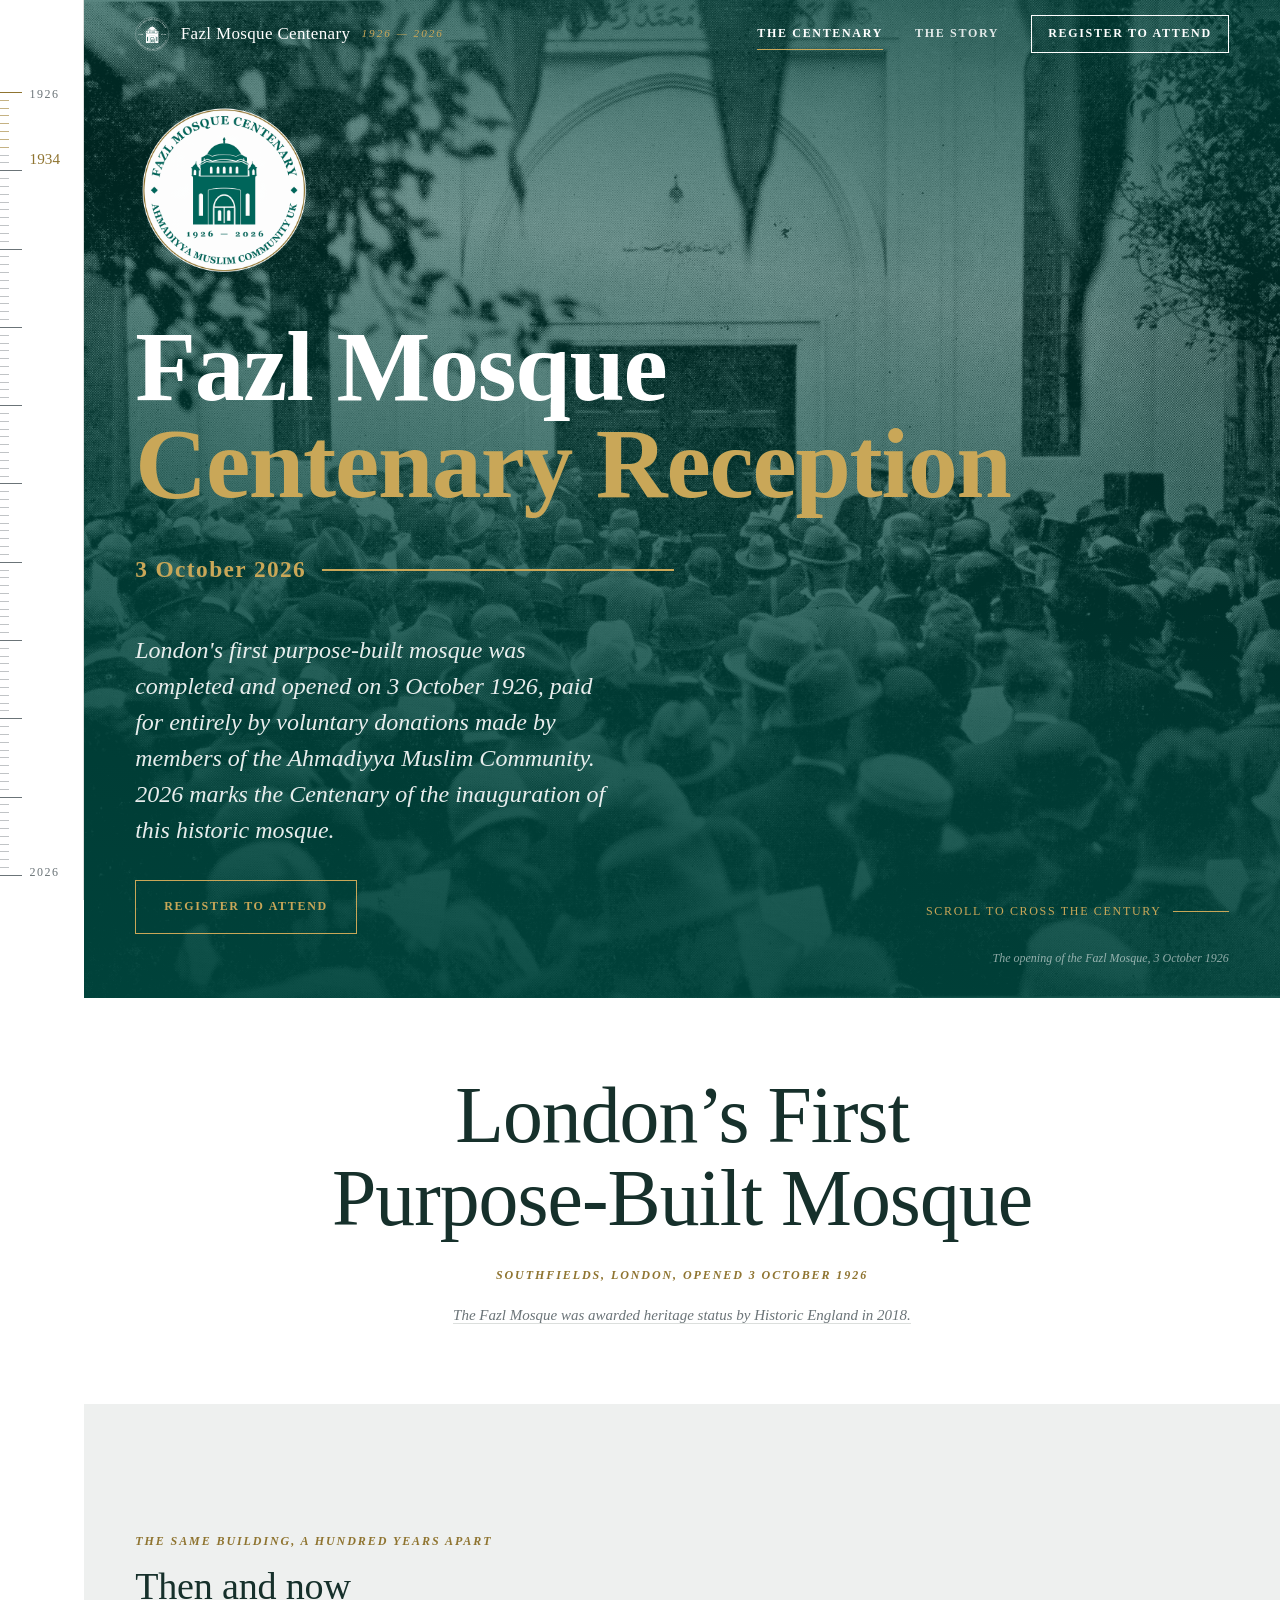
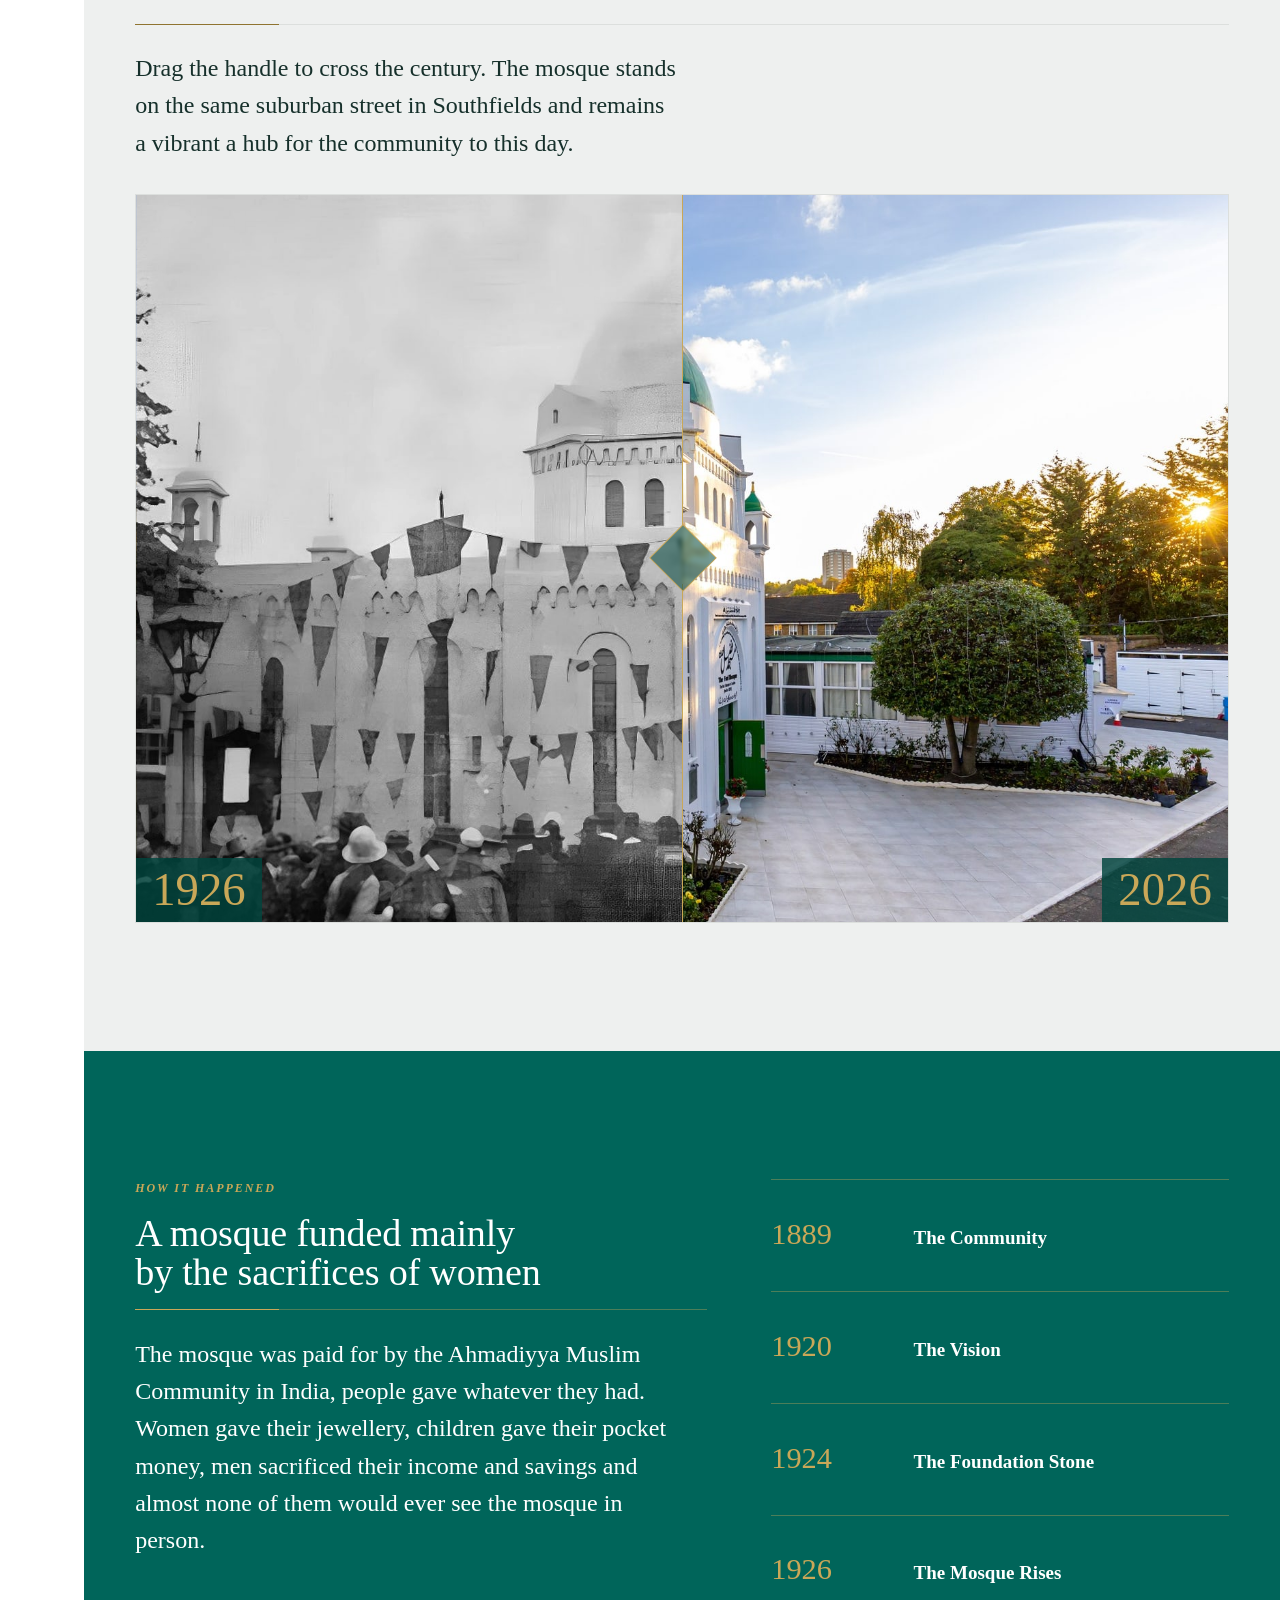
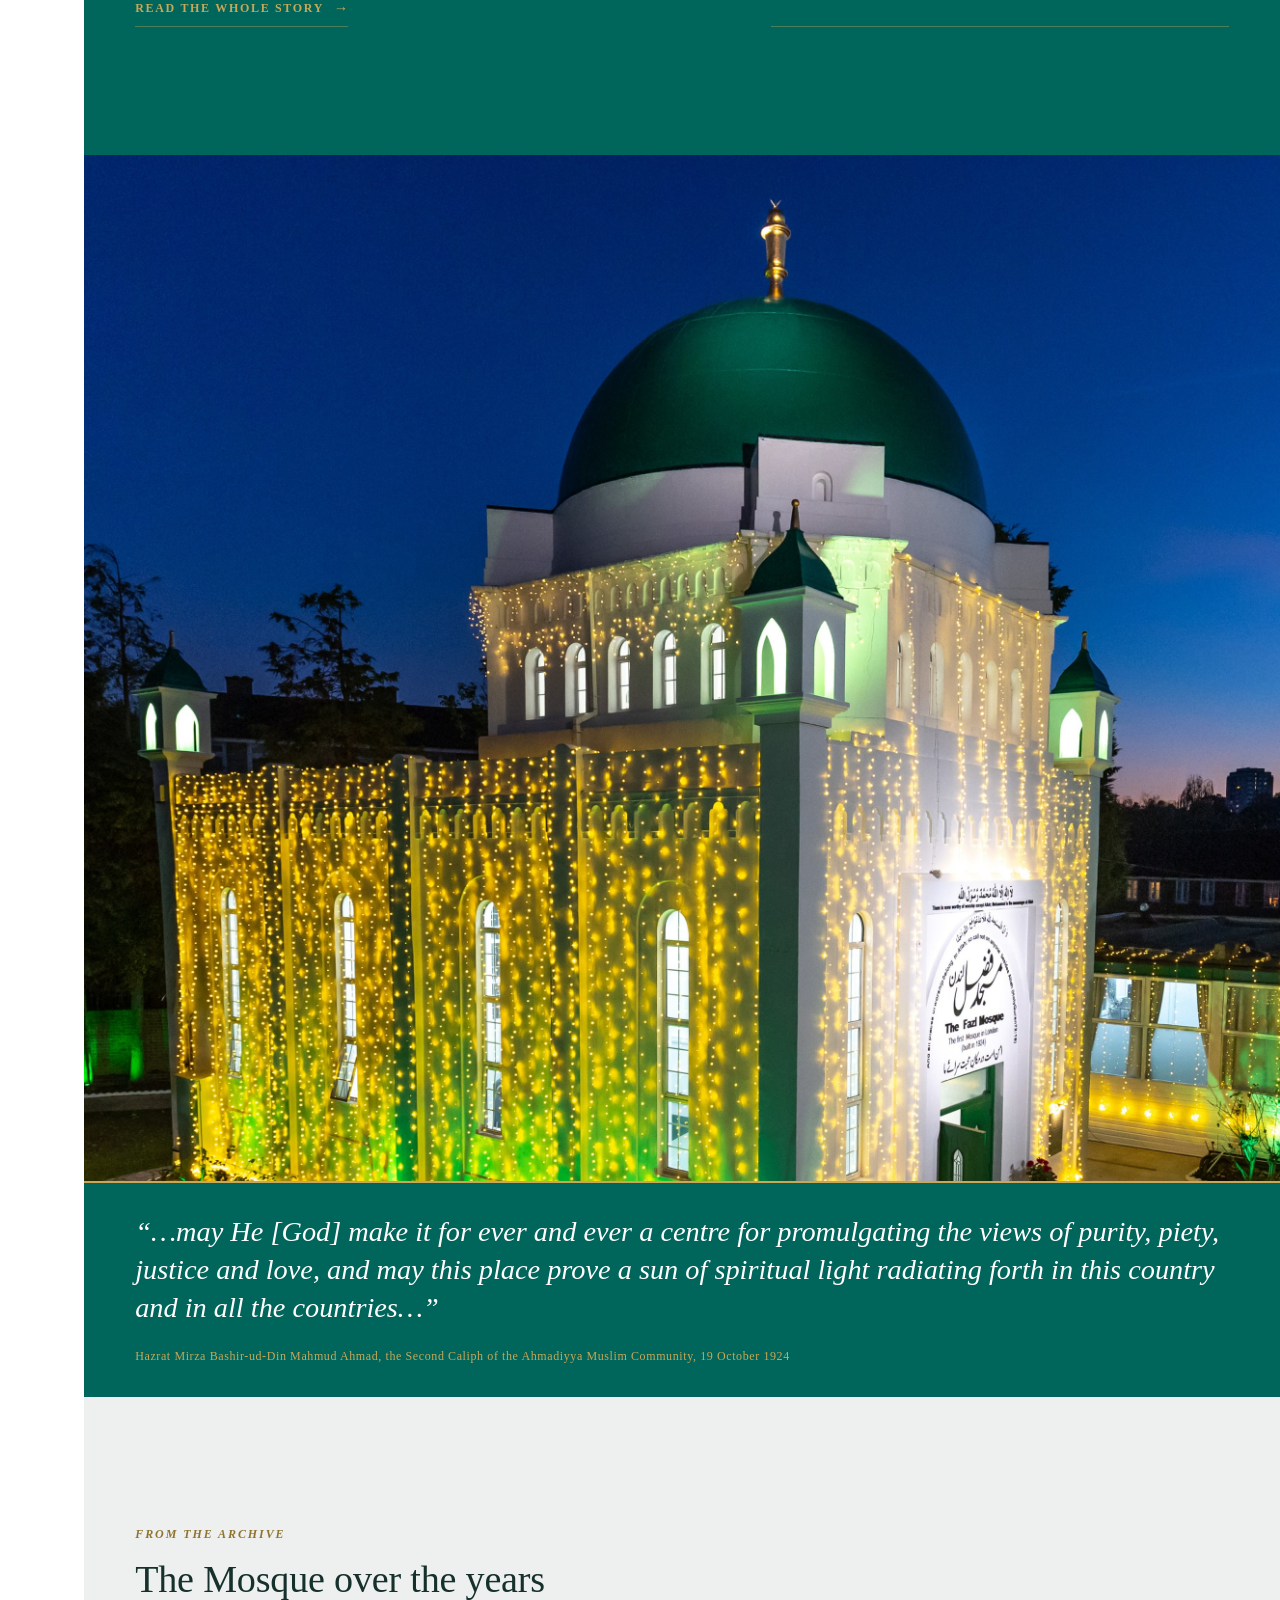
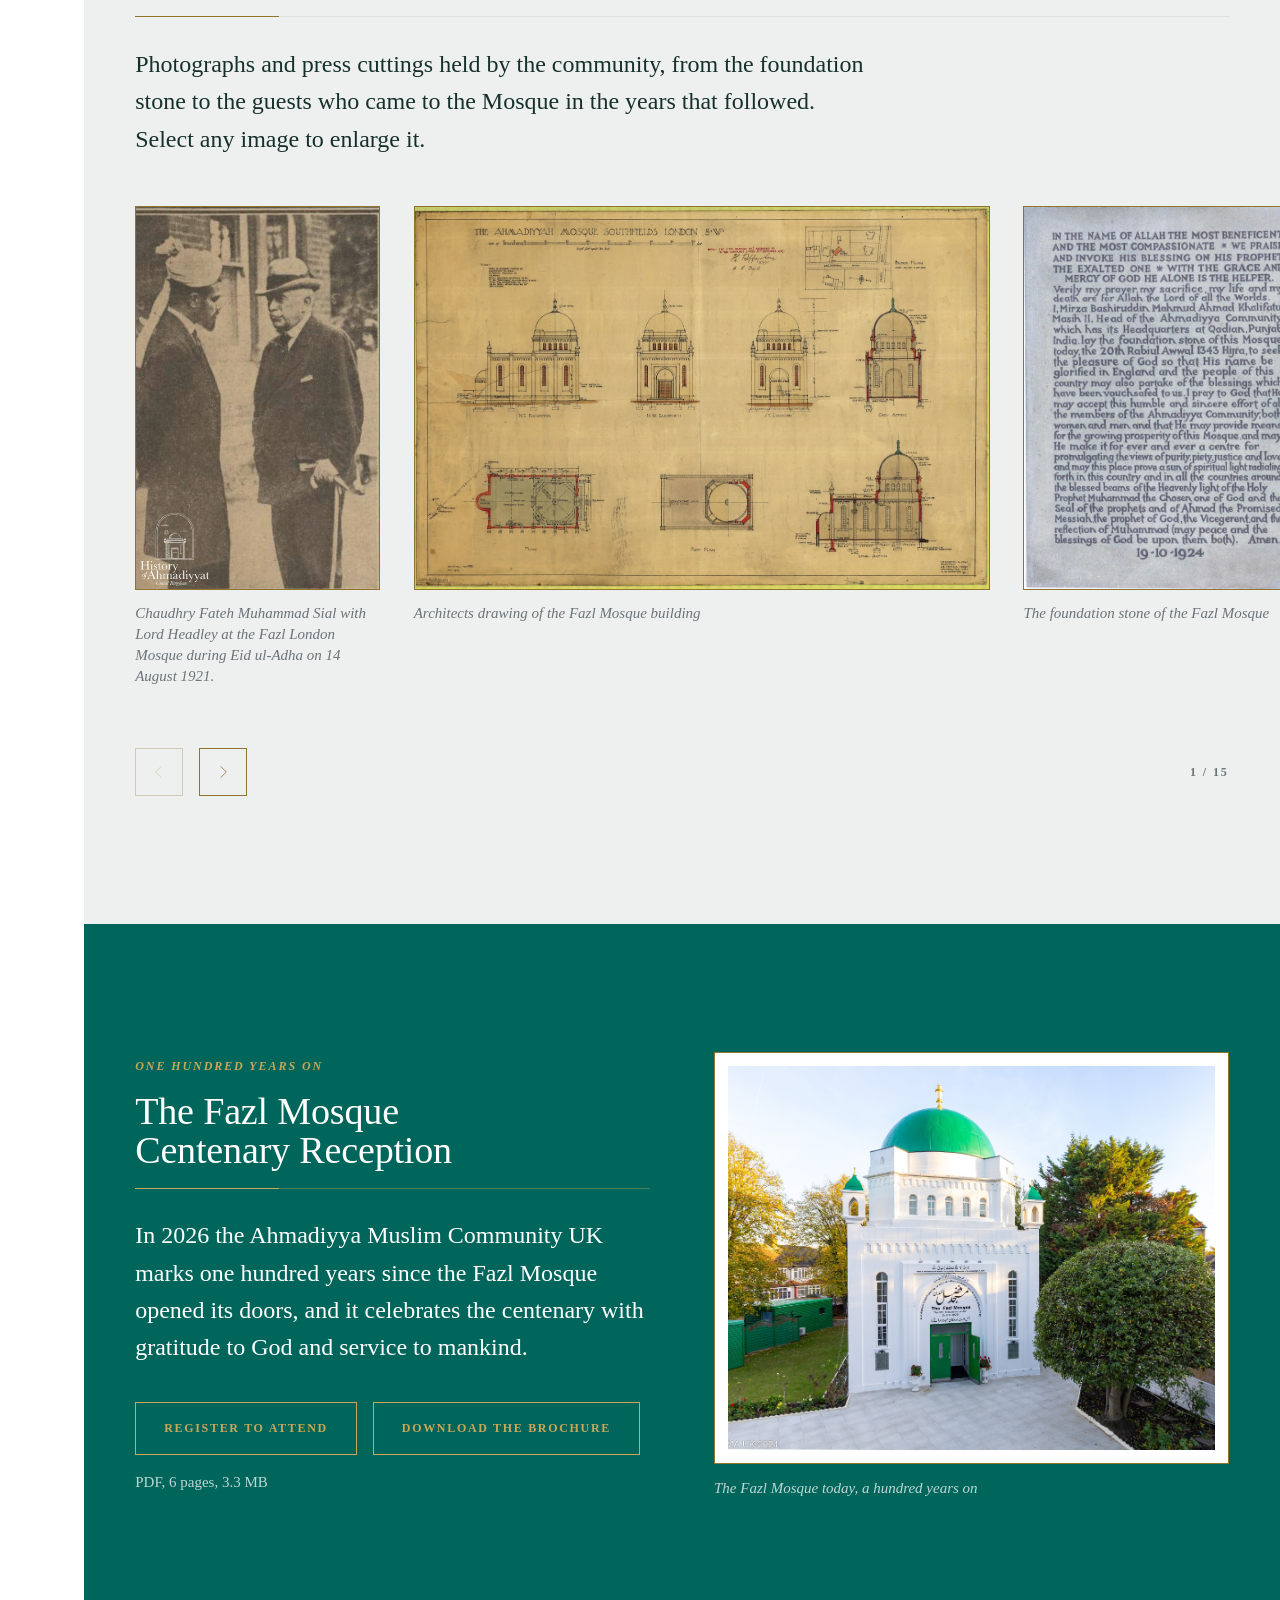
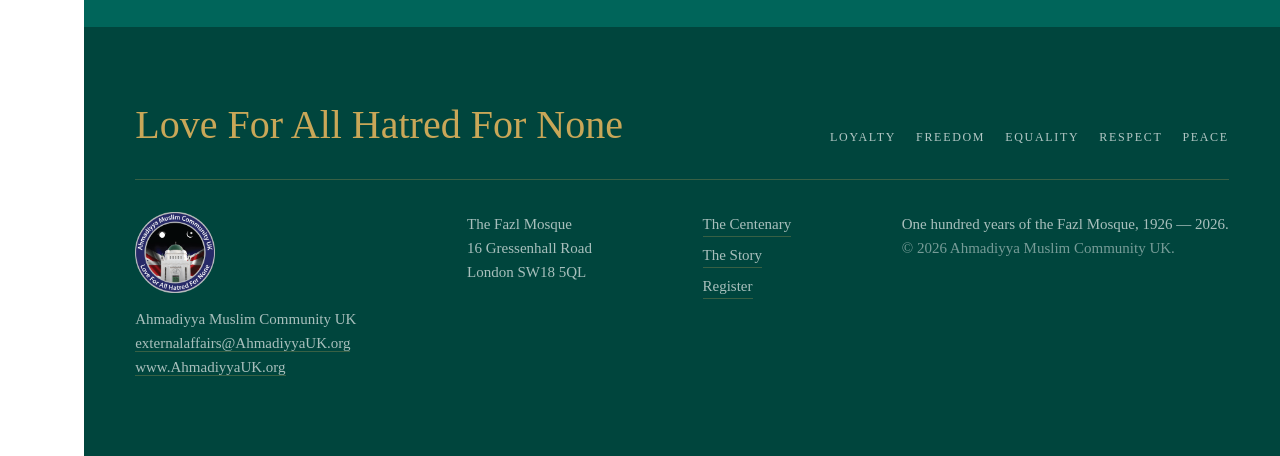
<file: index.html>
<!doctype html>
<html lang="en">

<head>
  <meta name="robots" content="noindex, nofollow" />
  <meta charset="utf-8" />
  <meta name="viewport" content="width=device-width, initial-scale=1" />
  <title>Fazl Mosque Centenary Reception</title>
  <meta name="description"
    content="One hundred years since the Fazl Mosque, the first mosque built in London, was completed and opened on 3 October 1926. The story of how it was paid for, who built it, and the century of service that has gone on inside it." />
  <meta name="theme-color" content="#00655a" />
  <meta property="og:type" content="website" />
  <meta property="og:title" content="One hundred years of the Fazl Mosque — Fazl Mosque Centenary" />
  <meta property="og:description"
    content="One hundred years since the Fazl Mosque, the first mosque built in London, was completed and opened on 3 October 1926. The story of how it was paid for, who built it, and the century of service that has gone on inside it." />
  <meta property="og:url" content="https://www.ahmadiyyauk.org/1926Centenary" />
  <meta property="og:image" content="https://www.ahmadiyyauk.org/1926Centenary/assets/mosque-today.wGWmuRkt.jpg" />
  <link rel="icon" href="./assets/amc-uk-logo-web.CEkUakyf.png" />
  <link rel="stylesheet" href="./assets/index.jeYOXMak.css" />
</head>

<body>
  <a class="skip" href="#main">Skip to content</a>
  <aside class="rail" aria-hidden="true">
    <div class="rail-inner">
      <span class="rail-cap rail-cap--top" id="railCapTop">1926</span>
      <div class="rail-track">
        <span class="tick tick--decade"></span><span class="tick"></span><span class="tick"></span><span
          class="tick"></span><span class="tick"></span><span class="tick"></span><span class="tick"></span><span
          class="tick"></span><span class="tick"></span><span class="tick"></span><span
          class="tick tick--decade"></span><span class="tick"></span><span class="tick"></span><span
          class="tick"></span><span class="tick"></span><span class="tick"></span><span class="tick"></span><span
          class="tick"></span><span class="tick"></span><span class="tick"></span><span
          class="tick tick--decade"></span><span class="tick"></span><span class="tick"></span><span
          class="tick"></span><span class="tick"></span><span class="tick"></span><span class="tick"></span><span
          class="tick"></span><span class="tick"></span><span class="tick"></span><span
          class="tick tick--decade"></span><span class="tick"></span><span class="tick"></span><span
          class="tick"></span><span class="tick"></span><span class="tick"></span><span class="tick"></span><span
          class="tick"></span><span class="tick"></span><span class="tick"></span><span
          class="tick tick--decade"></span><span class="tick"></span><span class="tick"></span><span
          class="tick"></span><span class="tick"></span><span class="tick"></span><span class="tick"></span><span
          class="tick"></span><span class="tick"></span><span class="tick"></span><span
          class="tick tick--decade"></span><span class="tick"></span><span class="tick"></span><span
          class="tick"></span><span class="tick"></span><span class="tick"></span><span class="tick"></span><span
          class="tick"></span><span class="tick"></span><span class="tick"></span><span
          class="tick tick--decade"></span><span class="tick"></span><span class="tick"></span><span
          class="tick"></span><span class="tick"></span><span class="tick"></span><span class="tick"></span><span
          class="tick"></span><span class="tick"></span><span class="tick"></span><span
          class="tick tick--decade"></span><span class="tick"></span><span class="tick"></span><span
          class="tick"></span><span class="tick"></span><span class="tick"></span><span class="tick"></span><span
          class="tick"></span><span class="tick"></span><span class="tick"></span><span
          class="tick tick--decade"></span><span class="tick"></span><span class="tick"></span><span
          class="tick"></span><span class="tick"></span><span class="tick"></span><span class="tick"></span><span
          class="tick"></span><span class="tick"></span><span class="tick"></span><span
          class="tick tick--decade"></span><span class="tick"></span><span class="tick"></span><span
          class="tick"></span><span class="tick"></span><span class="tick"></span><span class="tick"></span><span
          class="tick"></span><span class="tick"></span><span class="tick"></span><span
          class="tick tick--decade"></span>
      </div>
      <div class="rail-clip">
        <div class="rail-track">
          <span class="tick tick--decade"></span><span class="tick"></span><span class="tick"></span><span
            class="tick"></span><span class="tick"></span><span class="tick"></span><span class="tick"></span><span
            class="tick"></span><span class="tick"></span><span class="tick"></span><span
            class="tick tick--decade"></span><span class="tick"></span><span class="tick"></span><span
            class="tick"></span><span class="tick"></span><span class="tick"></span><span class="tick"></span><span
            class="tick"></span><span class="tick"></span><span class="tick"></span><span
            class="tick tick--decade"></span><span class="tick"></span><span class="tick"></span><span
            class="tick"></span><span class="tick"></span><span class="tick"></span><span class="tick"></span><span
            class="tick"></span><span class="tick"></span><span class="tick"></span><span
            class="tick tick--decade"></span><span class="tick"></span><span class="tick"></span><span
            class="tick"></span><span class="tick"></span><span class="tick"></span><span class="tick"></span><span
            class="tick"></span><span class="tick"></span><span class="tick"></span><span
            class="tick tick--decade"></span><span class="tick"></span><span class="tick"></span><span
            class="tick"></span><span class="tick"></span><span class="tick"></span><span class="tick"></span><span
            class="tick"></span><span class="tick"></span><span class="tick"></span><span
            class="tick tick--decade"></span><span class="tick"></span><span class="tick"></span><span
            class="tick"></span><span class="tick"></span><span class="tick"></span><span class="tick"></span><span
            class="tick"></span><span class="tick"></span><span class="tick"></span><span
            class="tick tick--decade"></span><span class="tick"></span><span class="tick"></span><span
            class="tick"></span><span class="tick"></span><span class="tick"></span><span class="tick"></span><span
            class="tick"></span><span class="tick"></span><span class="tick"></span><span
            class="tick tick--decade"></span><span class="tick"></span><span class="tick"></span><span
            class="tick"></span><span class="tick"></span><span class="tick"></span><span class="tick"></span><span
            class="tick"></span><span class="tick"></span><span class="tick"></span><span
            class="tick tick--decade"></span><span class="tick"></span><span class="tick"></span><span
            class="tick"></span><span class="tick"></span><span class="tick"></span><span class="tick"></span><span
            class="tick"></span><span class="tick"></span><span class="tick"></span><span
            class="tick tick--decade"></span><span class="tick"></span><span class="tick"></span><span
            class="tick"></span><span class="tick"></span><span class="tick"></span><span class="tick"></span><span
            class="tick"></span><span class="tick"></span><span class="tick"></span><span
            class="tick tick--decade"></span>
        </div>
      </div>
      <span class="rail-year" id="railYear">1926</span>
      <span class="rail-cap rail-cap--bottom" id="railCapBottom">2026</span>
    </div>
  </aside>
  <header class="bar" id="bar">
    <a class="bar-mark" href="./" aria-label="Fazl Mosque Centenary 1926 — 2026">
      <span class="seal bar-seal">
        <svg width="84mm" height="84mm" viewBox="0 0 480 480" role="img"
          aria-label="The Fazl Mosque Centenary 1926–2026 — London's first purpose-built mosque" style="display: block">
          <g>
            <circle cx="240" cy="240" r="232" fill="none" stroke="currentColor" stroke-width="3"></circle>
            <g transform="translate(148.7265159574468 119) scale(0.48404255319148937) translate(-351 -302)">
              <g>
                <path
                  d="M478.36,567.22l2.14,2.15.05,9.03h4.69s.25-9.15.25-9.15c2.5-1.35,2.77-4.21,5.5-4.3,1.24-.04,2.47.66,3.4,1.7l2.6,2.92.29,8.47,4.45-.05.22-8.6c2.92-2.27,2.87-4.85,6.44-4.32,1.21.18,2.13,1.08,2.85,2.33l2.12,2.1.11,8.49h4.37s.12-8.41.12-8.41c2.51-1.61,2.65-3.87,4.93-4.4,1.43-.34,2.92.15,3.99,1.31l2.9,3.14.14,9.02,4.7-.02-.06-9.23c2.94-2.06,2.95-4.92,6.53-4.33,1.18.2,1.92,1.27,2.88,2.27l2.09,2.18.08,8.91,4.5-.06.44-9.12c2.99-2.24,2.92-4.8,6.53-4.2,1.17.19,1.81,1.41,2.76,2.42l2.02,2.16.05,9,4.58-.05.2-9.33c3-1.94,2.92-4.88,6.57-4.19,1.24.23,2.05,1.14,2.78,2.43l1.94,1.93.15,8.98h4.72s.18-9.26.18-9.26c2.52-1.23,2.65-3.77,5.22-4.13,1.28-.18,2.55.21,3.44,1.18l3.01,3.29v9.01s4.42.01,4.42.01l.39-9.38c2.85-1.71,3.02-4.6,6.52-4.12,1.18.16,2.12,1.09,2.84,2.34l2.05,2.23.18,8.39h4.68s.12-8.67.12-8.67l2.12-2.02c.85-1.55,1.94-2.45,3.55-2.44,1.74,0,2.91.93,3.75,2.6l1.89,1.92.1,8.62h4.77s.16-8.44.16-8.44l2.26-2.68c1.02-1.21,2.08-2.06,3.57-1.98s2.61,1.02,3.47,2.5l2.09,2.17.04,8.44h4.87s.17-8.89.17-8.89c2.79-1.6,2.55-4.43,5.88-4.21,1.3.08,2.11,1.1,3.14,2.12l2.31,2.28.05,8.69h4.63s.17-8.64.17-8.64l2.46-2.69c.97-1.06,2.1-1.76,3.41-1.66s2.11,1.05,3.05,2.11l2.19,2.48.18,8.44,4.82.04.05-8.51,2.1-2.19c.81-1.48,1.94-2.39,3.47-2.38s2.72.84,3.55,2.28l2.12,2.13.27,12.74h3.86s.03-50.15.03-50.15c-.87-.35-1.51.16-1.88.69l-2.78,3.91c-.48.67-1.21,1.02-1.9.85-2.22-.52-1.07-3.8-2.94-4.19l-3.8-.8c-.67-.14-1.06-.76-1.22-1.15-.68-1.64,1.82-3.52,1.78-4.65l-1.1-34.01-4.03-.28-1.13-3,8.12-14.17,3.15-.08,2.68-6.73c.82-3.84,2.19-7.03,5-9.86,1.15-1.16,1.88-3.26,1.93-4.94l.32-10.41c.03-.85-1.12-1.52-.17-2.44.57-.56,1.15-1.2,2.05-.69.7.39,1.45,1.21.96,2.16-.4.77-.79,1.55-.6,2.54l1.34,7.3,1.87,2.89c.46,1.73,1.62,2.98,3,4l5.44,4.04c4.08,3.03,4.27,8.03,7.02,12.01l7.72.09-4.54,7.33.54,35.51,2.84.06c.22,2.35-1.08,4.37-2.84,5.81l-4.54,3.71c.23,2.23-1.09,4.07-1.46,6.3l-.07,268.66-113.49-.17.07-95.21c-.7-8.61-2.14-16.69-4.66-24.86-2.89-9.39-7.02-18.01-12.59-26.03-4.22-6.08-9.08-10.92-15.02-15.28-10.02-7.36-21.91-11.36-34.47-10.54-17.15,1.11-34.01,11.83-43.88,25.83-10.64,14.88-16.95,32.5-18.41,50.85l-.15,94.14c0,.51.04.72-.1.93-.11.16-.3.2-.82.2l-111.28.4c-.61,0-.91.11-1.28-.07-.22-.11-.14-.53-.14-1.15v-209.37s.08-58.4.08-58.4l-2.39-5.89-5.25-4.17c-1.24-1.53-2.38-2.93-1.94-5.1.79.11,1.56.31,2.54.06l.68-34.53-4.87-7.9c-.18-.29-.11-.48.03-.54.18-.08.59-.08.81-.08h5.84s3.22-4.83,3.22-4.83c3.63-7.93,9.4-9.03,12.2-12.14,1.38-1.53,2.74-3.52,3.13-5.57l1.62-8.61c.1-.54-1.16-1.32-.88-1.79.41-.68.83-1.25,1.3-1.55.86-.57,1.58.39,2.03.74,1.35,1.05.08,1.69,0,2.48-.4,3.68-.02,7.36.31,11.04.19,2.1,1.13,3.82,2.52,5.23,2.3,2.33,3.27,4.98,3.95,8.14.5,2.33,1.92,5.22,3.52,6.95,1.51.21,2.69.04,3.66,1.66l6.82,11.44c-.12,1.53-.69,2.94-1.36,4.3l-3.72.09-1.17,34.11,2.19,3.76c.32.55-.72,1.91-1.32,2.14-2.31.86-4.76-.52-4.94,2.24-.08,1.27-1.08,2.1-2.35,2.12-.96.02-1.6-.55-2.07-1.38l-.25-.44c-1.33-2.38-3.22-4.3-3.08-2.66l-.02,49.32,3.54.04c1.04.01,1.68-.76,1.72-1.79l.36-11.15c2.58-1.27,2.69-3.82,4.98-4.13,1.23-.16,2.58.23,3.45,1.27l2.7,3.22.18,8.7h4.32s.54-9.09.54-9.09c2.68-1.18,2.38-4.06,5.62-4.17,1.66-.06,3.01.88,3.82,2.46l1.98,2.19-.06,8.74,4.21-.02.67-9.22c2.95-1.64,2.88-4.68,6.52-4.1,1.36.22,2.07,1.39,2.95,2.67.6.87,1.77,1.41,1.79,2.71l.08,7.77,4.61-.02.34-9.17c2.8-1.31,2.65-4.28,6.12-4.08,1.42.08,2.29,1.14,3.34,2.32l1.98,2.22-.02,8.44,4.03.05c.25,0,.54-.05.55-.34l.23-8.28,1.89-1.94c.85-1.49,2.22-2.56,3.79-2.52,1.72.05,2.98,1.05,3.78,2.67l1.97,1.85.15,8.69,3.87.11c.31,0,.67-.1.67-.46l.1-8.37,2.06-2.07c.78-1.47,1.82-2.49,3.3-2.59,1.7-.12,3.03.74,3.9,2.28Z"
                  fill="currentColor" />
                <path
                  d="M714.49,518l-14.57.57-.44-19.37c.46-4.75,2.88-8.91,6.4-11.99,1.03-.43,1.86-.02,2.67.65,3.17,2.58,4.79,6.36,5.32,10.47l.62,19.67Z"
                  fill="var(--band-bg, var(--brand-dome-deep))" />
                <path
                  d="M378.54,519.62l-14.6-.53.92-20.78c.19-4.28,3.93-7.59,7.52-9.82,3.99,2.66,6.42,6.77,6.87,11.46l-.7,19.68Z"
                  fill="var(--band-bg, var(--brand-dome-deep))" />
                <polygon
                  points="674.57 532.5 637.79 532.51 637.54 523.02 440.46 523.01 440.3 532.49 404.1 532.51 405.02 481.03 403.45 477.41 403.51 463.39 441.04 444.56 451.49 448.01 626.41 447.98 637.31 444.76 675.02 463.19 675.12 477.75 673.94 480.7 674.57 532.5"
                  fill="currentColor" />
                <path
                  d="M543.7,401.07c-24.9-.96-49.06,2.29-72.61,9.67l-28.28-10.99c2.58-5.33,5.55-10.06,8.93-14.8,4.9-6.85,10.06-13.17,16.2-18.95,19.05-17.89,42.05-26.2,67.9-27.26l.9-2.11-2.54-2.74c-1.13-1.22.95-2.31.92-3.24l-.37-9.66c-.04-1.05-.95-1.99-1.45-2.76-1.88-2.9.45-3.94,2.05-6-.86-2.14-.32-4.29,1.86-5.32.3-.14.74-.46.92-.66.21-.23-.27-1.1-.12-1.39l1.61-3.19c.47,1.34.67,1.96,1.31,2.97l.44,1.63c2.1.68,3.74,2.7,3.29,4.88l-.46,1.21c-.2.52,2.57,1.56,2.8,3.22.42,2.93-2.33,3.83-2.37,5.09l-.22,8.76c-.02.81.39,1.53.9,2.05,1.66,1.71-.93,2.79-2.42,5.09.22.73.52,1.38.99,2.02,26.14,1.32,49.3,9.78,68.27,28.04,9.82,9.47,17.57,20.72,23.52,32.97l-28.34,12.37c-20.62-6.14-41.76-10-63.64-10.9Z"
                  fill="currentColor" />
                <path
                  d="M607.32,438.22l-29.08-6.06c-26.31-4.2-52.77-4.04-79,.6l-27.64,4.9-29.42-10.78-14.44,6.96.04-9.51c0-.48-.12-1-.35-1.18-.39-.32-1.05-.36-1.6-.11-1.55.69-2.14,2.35-2.33,4.01l-.37,8.79-13.66,6.87-.08-22.66,5.74-3.2,27.44-14.64,29.48,12.13c21.76-6.84,43.89-10.4,66.55-10.58,23.43.24,46.5,3.9,68.83,10.74l28.3-12.5,33.56,17.46.2,23.33-14.36-7.02-.54-7.94c.03-3.03-1.8-5.78-3.56-5.16-.43.15-.85.79-.84,1.44l.2,9.48-14.2-6.78-28.86,11.4Z"
                  fill="currentColor" />
                <path d="M536.66,442.55l-64.64-.05,27.56-5.48c29.5-4.75,61-2.98,90.32,2.39l16.59,3.12h-69.83Z"
                  fill="currentColor" />
                <path
                  d="M680.89,460.44l-11.89-5.9-31.27-15.77c-.98-.5-1.6-.38-2.53-.04l-9.15,3.39-18.65.39,10.95-3.85,16.51-5.62c.81-.28,1.72-.29,2.5.09l14.93,7.24,19.74,9.39.8,3.85,9.1,4.62c.28.68-.4,1.77-1.03,2.2Z"
                  fill="currentColor" />
                <path
                  d="M438.1,434.7c3.28-.78,4.94-.81,8.32.06,6,1.75,11.91,3.72,17.73,5.9.62.26.85,1.05.42,1.61l-12.36.14c-3.25-1.69-6.59-3.21-10.02-4.58l-.84.02c-4.3,2.4-8.6,4.77-12.88,7.11-3.56,1.86-7.06,3.9-10.5,6.11-3.38,1.44-6.68,3.12-9.9,5.03-.97.32-1.11,0-1.41-.77-.85-2.19,1.82-4.73,3.25-5.95,7.61-3.54,15.03-7.36,22.26-11.46,1.07-.11,1.86-.6,2.37-1.47l3.57-1.74Z"
                  fill="currentColor" />
                <path
                  d="M434.53,436.44c-.03.58-.15,1.16-.43,1.4-.36.3-1.08.18-1.66.26-.75.1-1.22,1.3-1.86,1.61l-5.82,2.9-2.35,1.23-7.26,3.65c-1.46.73-2.83,1.52-4.39,1.92-.63.16-.76,1.1-1.09,1.31-1.68,1.1-2.99,2.71-2.34,4.94l3.6-1.7c1.16-.96,1.57-1.37,3.11-1.79.77-.21,1.64-1.64,2.9-1.32,1.36.34,1.72-1.3,2.33-1.62,1.11-.57,2.42-1.05,3.56-1.71l3.14-1.82c.51-.3,1.43-.79,1.86-1.36,1.57.12,2.82-1.06,4.04-1.8l5.29-3.19,4.78-2.44c.96.45,1.82,1.33,2.81,1.43,1.32.14,1.87.82,3.01,1.3l2.5,1.03c.85.35,1.56.65,2.04,1.56l11.65-.08c.22,0,.19-.89-.08-.93-.14-.02-.4-.09-.65-.21l-4.37-2c-1.04-.47-1.58-.84-2.86-.8-.58.02-1.77-.6-2.31-.74l-2.56-.65c-3.24-1.28-6.56-2.73-10.2-1.99-1.02.21-2.01.83-2.82-.14,1.08-.53,2.74-1.83,4.14-1.6l14.32,4.38,15.02,5.03-19.71.1-10.24-4.26-42.86,23.71c-.91-.28-1.4-.8-1.8-1.44l9.1-5,.3-3.12c.15-1.58.99-2.39,2.35-3.08l25.82-12.98Z"
                  fill="currentColor" />
                <rect x="379.24" y="527.63" width="327.74" height="63.23" fill="currentColor" />
                <rect x="434.48" y="487.03" width="209.06" height="52.72" fill="currentColor" />
                <rect x="395.42" y="635.84" width="22.13" height="117.6"
                  fill="var(--band-bg, var(--brand-dome-deep))" />
                <circle cx="406.49" cy="635.84" r="11.06" fill="var(--band-bg, var(--brand-dome-deep))" />
                <rect x="662.81" y="635.84" width="22.13" height="117.6"
                  fill="var(--band-bg, var(--brand-dome-deep))" />
                <circle cx="673.87" cy="635.84" r="11.06" fill="var(--band-bg, var(--brand-dome-deep))" />
                <rect x="532.3" y="481.67" width="15.4" height="29.26" fill="var(--band-bg, var(--brand-dome-deep))" />
                <ellipse cx="540" cy="481.67" rx="7.7" ry="9.85" fill="var(--band-bg, var(--brand-dome-deep))" />
                <rect x="496.1" y="481.82" width="15.4" height="29.26" fill="var(--band-bg, var(--brand-dome-deep))" />
                <ellipse cx="503.8" cy="481.82" rx="7.7" ry="9.85" fill="var(--band-bg, var(--brand-dome-deep))" />
                <rect x="457.09" y="481.67" width="15.4" height="29.26" fill="var(--band-bg, var(--brand-dome-deep))" />
                <ellipse cx="464.79" cy="481.67" rx="7.7" ry="9.85" fill="var(--band-bg, var(--brand-dome-deep))" />
                <rect x="568.5" y="481.67" width="15.4" height="29.26" fill="var(--band-bg, var(--brand-dome-deep))" />
                <ellipse cx="576.2" cy="481.67" rx="7.7" ry="9.85" fill="var(--band-bg, var(--brand-dome-deep))" />
                <rect x="604.7" y="481.67" width="15.4" height="29.26" fill="var(--band-bg, var(--brand-dome-deep))" />
                <ellipse cx="612.4" cy="481.67" rx="7.7" ry="9.85" fill="var(--band-bg, var(--brand-dome-deep))" />
                <line x1="402.49" y1="526.11" x2="675.53" y2="526.11" fill="none"
                  stroke="var(--band-bg, var(--brand-dome-deep))" stroke-width="5" stroke-miterlimit="10" />
                <rect x="361.5" y="794.7" width="356.13" height="8" fill="currentColor" />
                <path
                  d="M447.65,802.7 L447.65,608.98 A92.35,13.99 0 0 1 632.3499999999999,608.98 L632.3499999999999,802.7"
                  fill="none" stroke="var(--band-bg, var(--brand-dome-deep))" stroke-width="3.5"
                  stroke-miterlimit="10" />
                <rect x="467.31" y="603.24" width="145.08" height="22.51" fill="currentColor" />
                <rect x="469.56500000000005" y="624" width="140" height="178.70000000000005" fill="currentColor" />
                <path d="M475.56500000000005,802.7 L475.56500000000005,714 A64,84 0 0 1 603.565,714 L603.565,802.7 Z"
                  fill="var(--band-bg, var(--brand-dome-deep))" />
                <path d="M483.56500000000005,802.7 L483.56500000000005,714 A56,76 0 0 1 595.565,714 L595.565,802.7 Z"
                  fill="currentColor" />
                <rect x="484.52" y="700" width="110.08" height="7" fill="var(--band-bg, var(--brand-dome-deep))" />
                <rect x="536.065" y="707" width="7" height="88.70000000000005"
                  fill="var(--band-bg, var(--brand-dome-deep))" />
                <rect x="503.81500000000005" y="730.5" width="19" height="51.200000000000045"
                  fill="var(--band-bg, var(--brand-dome-deep))" />
                <circle cx="513.315" cy="730.5" r="9.5" fill="var(--band-bg, var(--brand-dome-deep))" />
                <rect x="556.315" y="730.5" width="19" height="51.200000000000045"
                  fill="var(--band-bg, var(--brand-dome-deep))" />
                <circle cx="565.815" cy="730.5" r="9.5" fill="var(--band-bg, var(--brand-dome-deep))" />
              </g>
            </g>
            <g>
              <defs>
                <path id="fm-top" d="M 42.599999999999994,240 A 197.4,197.4 0 1 1 437.4,240"></path>
                <path id="fm-bot" d="M 20.5,240 A 219.5,219.5 0 0 0 459.5,240"></path>
              </defs>
              <text fill="currentColor" font-family="Georgia, &#34;Times New Roman&#34;, serif" font-size="28.1"
                font-weight="700" letter-spacing="3.75">
                <textPath href="#fm-top" startOffset="50%" text-anchor="middle">
                  FAZL MOSQUE CENTENARY
                </textPath>
              </text>
              <text fill="currentColor" font-family="Georgia, &#34;Times New Roman&#34;, serif" font-size="22.6"
                font-weight="700" letter-spacing="2.7">
                <textPath href="#fm-bot" startOffset="50%" text-anchor="middle">
                  AHMADIYYA MUSLIM COMMUNITY UK
                </textPath>
              </text>
              <g fill="currentColor" font-family="Georgia, &#34;Times New Roman&#34;, serif" font-size="32"
                font-weight="700" letter-spacing="2">
                <text x="80" y="250.8928" text-anchor="middle">1926</text>
                <text x="400" y="250.8928" text-anchor="middle">2026</text>
              </g>
            </g>
          </g>
        </svg>
      </span>
      <span class="bar-name">Fazl Mosque Centenary</span>
      <span class="bar-years">1926 — 2026</span>
    </a>
    <nav class="bar-nav" aria-label="Primary">
      <a href="./" aria-current="page">The Centenary</a><a href="./story/">The Story</a>
      <a class="bar-cta" href="./register/" aria-label="Register to Attend">Register<span class="bar-cta-rest"> to
          Attend</span></a>
    </nav>
    <span class="bar-progress" aria-hidden="true"></span>
  </header>
  <main id="main">
    <section class="hero">
      <img class="hero-img" src="./assets/opening-1926.CkC3fmgb.jpg"
        alt="The opening of the Fazl Mosque, 3 October 1926" />
      <div class="hero-body">
        <img class="hero-logo" src="./assets/fazl-mosque-centenary-logo.YpLPj1mH.png"
          alt="Fazl Mosque Centenary 1926 — 2026, Ahmadiyya Muslim Community UK" width="512" height="512" />
        <h1 class="hero-title">
          <span><i>Fazl Mosque</i></span><span><i>Centenary Reception</i></span>
        </h1>
        <p class="hero-span">3 October 2026</p>
        <div class="hero-foot">
          <div class="hero-lead">
            <p class="hero-standfirst">
              London&#39;s first purpose-built mosque was completed and opened
              on 3 October 1926, paid for entirely by voluntary donations made
              by members of the Ahmadiyya Muslim Community. 2026 marks the
              Centenary of the inauguration of this historic mosque.
            </p>
            <a class="btn hero-cta" href="./register/">Register to Attend</a>
          </div>
          <p class="hero-scroll">Scroll to cross the century</p>
        </div>
      </div>
      <p class="hero-credit">
        The opening of the Fazl Mosque, 3 October 1926
      </p>
    </section>
    <section class="band band--tight statement-band">
      <div class="shell">
        <p class="statement rv">London’s First Purpose-Built Mosque</p>
        <p class="statement-note rv" style="--i: 1">
          Southfields, London, opened 3 October 1926
        </p>
        <p class="statement-heritage rv" style="--i: 2">
          <a href="https://historicengland.org.uk/listing/the-list/list-entry/1454338">The Fazl Mosque was awarded
            heritage status by Historic England
            in 2018.</a>
        </p>
      </div>
    </section>
    <section class="band band--pale">
      <div class="shell">
        <div class="rv">
          <p class="kicker">The same building, a hundred years apart</p>
          <h2 class="display ruled">Then and now</h2>
          <p class="lede measure" style="margin: 1.6rem 0 0">
            Drag the handle to cross the century. The mosque stands on the
            same suburban street in Southfields and remains a vibrant a hub
            for the community to this day.
          </p>
        </div>
        <div class="rv" style="--i: 1">
          <div class="wipe" data-wipe>
            <div class="wipe-layer wipe-layer--now">
              <img src="./assets/thennow-2026.CkFSB07a.jpg" alt="The Fazl Mosque today" loading="lazy" />
            </div>
            <div class="wipe-layer wipe-layer--then">
              <img src="./assets/thennow-1926.E7WF2KWd.jpg" alt="The public at the opening, 3 October 1926"
                loading="lazy" />
            </div>
            <span class="wipe-year wipe-year--then" aria-hidden="true">1926</span>
            <span class="wipe-year wipe-year--now" aria-hidden="true">2026</span>
            <input class="wipe-input" type="range" min="0" max="100" value="50" step="0.5"
              aria-label="Compare 1926 with 2026. Move left for 2026, right for 1926." />
            <span class="wipe-handle" aria-hidden="true"></span>
          </div>
          <script type="module">
            for (const e of document.querySelectorAll("[data-wipe]")) {
              const t = e.querySelector(".wipe-input"),
                n = () => e.style.setProperty("--x", t.value + "%");
              (t.addEventListener("input", n), n());
            }
          </script>
        </div>
      </div>
    </section>
    <section class="band band--green">
      <div class="shell split split--level split--wide-left">
        <div class="rv col">
          <p class="kicker">How it happened</p>
          <h2 class="display ruled">
            A mosque funded mainly by the sacrifices of women
          </h2>
          <p class="lede measure" style="margin: 1.6rem 0 2rem">
            The mosque was paid for by the Ahmadiyya Muslim Community in
            India, people gave whatever they had. Women gave their jewellery,
            children gave their pocket money, men sacrificed their income and
            savings and almost none of them would ever see the mosque in
            person.
          </p>
          <p class="push" style="margin: 0">
            <a class="link" href="./story/">Read the whole story</a>
          </p>
        </div>
        <ol class="stops rv" style="--i: 1; list-style: none">
          <li class="stop">
            <span class="stop-year">1889</span>
            <span class="stop-text">
              <a href="./story/#ch-2" style="text-decoration: none">
                <strong style="font-weight: 600">The Community</strong>
              </a>
            </span>
          </li>
          <li class="stop">
            <span class="stop-year">1920</span>
            <span class="stop-text">
              <a href="./story/#ch-3" style="text-decoration: none">
                <strong style="font-weight: 600">The Vision</strong>
              </a>
            </span>
          </li>
          <li class="stop">
            <span class="stop-year">1924</span>
            <span class="stop-text">
              <a href="./story/#ch-4" style="text-decoration: none">
                <strong style="font-weight: 600">The Foundation Stone</strong>
              </a>
            </span>
          </li>
          <li class="stop">
            <span class="stop-year">1926</span>
            <span class="stop-text">
              <a href="./story/#ch-5" style="text-decoration: none">
                <strong style="font-weight: 600">The Mosque Rises</strong>
              </a>
            </span>
          </li>
        </ol>
      </div>
    </section>
    <section class="showpiece">
      <img src="./assets/mosque-illuminated.T8kdwucG.jpg" alt="The Fazl Mosque, illuminated for the centenary year" />
      <div class="showpiece-band">
        <div class="shell showpiece-inner">
          <blockquote class="showpiece-quote rv">
            <p>
              &ldquo;…may He [God] make it for ever and ever a centre for
              promulgating the views of purity, piety, justice and love, and
              may this place prove a sun of spiritual light radiating forth in
              this country and in all the countries…&rdquo;
            </p>
          </blockquote>
          <p class="showpiece-source">
            Hazrat Mirza Bashir-ud-Din Mahmud Ahmad, the Second Caliph of the
            Ahmadiyya Muslim Community, 19 October 1924
          </p>
        </div>
      </div>
    </section>
    <section class="band band--pale" id="archive-gallery">
      <div class="shell">
        <div class="rv">
          <p class="kicker">From the Archive</p>
          <h2 class="display ruled">The Mosque over the years</h2>
          <div class="prose lede" style="margin: 1.8rem 0 0; max-width: 46rem">
            <p>
              Photographs and press cuttings held by the community, from the foundation stone to the guests who came to
              the Mosque in the years that followed. Select any image to enlarge it.
            </p>
          </div>
        </div>
      </div>
      <div class="gallery rv" style="--i: 1">
        <div class="gallery-viewport" role="region" aria-label="Archive gallery" tabindex="0">
          <ul class="gallery-track">
            <li class="gallery-slide" style="--ar: 0.6387">
              <figure class="gallery-figure">
                <button class="gallery-open" type="button"
                  aria-label="Enlarge: Chaudhry Fateh Muhammad Sial with Lord Headley at the Fazl London Mosque during Eid ul-Adha on 14 August 1921.">
                  <img src="./assets/gallery/sial-headley-eid-1921.jpg"
                    alt="Chaudhry Fateh Muhammad Sial with Lord Headley at the Fazl London Mosque during Eid ul-Adha on 14 August 1921."
                    width="449" height="703" decoding="async" />
                </button>
                <figcaption>Chaudhry Fateh Muhammad Sial with Lord Headley at the Fazl London Mosque during Eid ul-Adha
                  on 14 August 1921.</figcaption>
              </figure>
            </li>
            <li class="gallery-slide" style="--ar: 1.5011">
              <figure class="gallery-figure">
                <button class="gallery-open" type="button"
                  aria-label="Enlarge: Architects drawing of the Fazl Mosque building">
                  <img src="./assets/gallery/architects-drawing.jpg"
                    alt="Architects drawing of the Fazl Mosque building"
                    width="1399" height="932" loading="lazy" decoding="async" />
                </button>
                <figcaption>Architects drawing of the Fazl Mosque building</figcaption>
              </figure>
            </li>
            <li class="gallery-slide" style="--ar: 0.7308">
              <figure class="gallery-figure">
                <button class="gallery-open" type="button" aria-label="Enlarge: The foundation stone of the Fazl Mosque">
                  <img src="./assets/gallery/foundation-stone.jpg" alt="The foundation stone of the Fazl Mosque"
                    width="1216" height="1664" loading="lazy" decoding="async" />
                </button>
                <figcaption>The foundation stone of the Fazl Mosque</figcaption>
              </figure>
            </li>
            <li class="gallery-slide" style="--ar: 0.7863">
              <figure class="gallery-figure">
                <button class="gallery-open" type="button"
                  aria-label="Enlarge: The Daily Chronicle 20 October 1924 report on the laying of the foundation stone by Hazrat Mirza Basheeruddeen Mahmood Ahmad, The Second Caliph of the Ahmadiyya Muslim Community.">
                  <img src="./assets/gallery/daily-chronicle-1924.jpg"
                    alt="The Daily Chronicle 20 October 1924 report on the laying of the foundation stone by Hazrat Mirza Basheeruddeen Mahmood Ahmad, The Second Caliph of the Ahmadiyya Muslim Community."
                    width="633" height="805" loading="lazy" decoding="async" />
                </button>
                <figcaption>The Daily Chronicle 20 October 1924 report on the laying of the foundation stone by Hazrat
                  Mirza Basheeruddeen Mahmood Ahmad, The Second Caliph of the Ahmadiyya Muslim Community.</figcaption>
              </figure>
            </li>
            <li class="gallery-slide" style="--ar: 0.4838">
              <figure class="gallery-figure">
                <button class="gallery-open" type="button"
                  aria-label="Enlarge: Coverage in The Daily Mirror on the Fazl Mosque foundation stone ceremony, published 20 October 1924.">
                  <img src="./assets/gallery/daily-mirror-1924.jpg"
                    alt="Coverage in The Daily Mirror on the Fazl Mosque foundation stone ceremony, published 20 October 1924."
                    width="774" height="1600" loading="lazy" decoding="async" />
                </button>
                <figcaption>Coverage in The Daily Mirror on the Fazl Mosque foundation stone ceremony, published 20
                  October 1924.</figcaption>
              </figure>
            </li>
            <li class="gallery-slide" style="--ar: 1.2384">
              <figure class="gallery-figure">
                <button class="gallery-open" type="button"
                  aria-label="Enlarge: Press Coverage of the 1924 foundation stone ceremony of The Fazl Mosque. The Birmingham Post, 21 October 1924.">
                  <img src="./assets/gallery/birmingham-post-1924.jpg"
                    alt="Press Coverage of the 1924 foundation stone ceremony of The Fazl Mosque. The Birmingham Post, 21 October 1924."
                    width="1018" height="822" loading="lazy" decoding="async" />
                </button>
                <figcaption>Press Coverage of the 1924 foundation stone ceremony of The Fazl Mosque. The Birmingham
                  Post, 21 October 1924.</figcaption>
              </figure>
            </li>
            <li class="gallery-slide" style="--ar: 1.1212">
              <figure class="gallery-figure">
                <button class="gallery-open" type="button"
                  aria-label="Enlarge: Report in The Leeds Mercury, 21 October 1924 on the foundation-stone ceremony for The Fazl Mosque."
                  data-full="./assets/gallery/full/leeds-mercury-1924.jpg" data-full-w="1758" data-full-h="1568">
                  <img src="./assets/gallery/leeds-mercury-1924.jpg"
                    alt="Report in The Leeds Mercury, 21 October 1924 on the foundation-stone ceremony for The Fazl Mosque."
                    width="1600" height="1427" loading="lazy" decoding="async" />
                </button>
                <figcaption>Report in The Leeds Mercury, 21 October 1924 on the foundation-stone ceremony for The Fazl
                  Mosque.</figcaption>
              </figure>
            </li>
            <li class="gallery-slide" style="--ar: 1.0485">
              <figure class="gallery-figure">
                <button class="gallery-open" type="button"
                  aria-label="Enlarge: Press Coverage of the 1924 foundation stone ceremony of The Fazl Mosque. The Illustrated London News, 25 October 1924."
                  data-full="./assets/gallery/full/illustrated-london-news-1924.jpg" data-full-w="1726"
                  data-full-h="1646">
                  <img src="./assets/gallery/illustrated-london-news-1924.jpg"
                    alt="Press Coverage of the 1924 foundation stone ceremony of The Fazl Mosque. The Illustrated London News, 25 October 1924."
                    width="1600" height="1526" loading="lazy" decoding="async" />
                </button>
                <figcaption>Press Coverage of the 1924 foundation stone ceremony of The Fazl Mosque. The Illustrated
                  London News, 25 October 1924.</figcaption>
              </figure>
            </li>
            <li class="gallery-slide" style="--ar: 1.1057">
              <figure class="gallery-figure">
                <button class="gallery-open" type="button"
                  aria-label="Enlarge: Viscount Allenby at The Fazl Mosque, 31 May 1928"
                  data-full="./assets/gallery/full/viscount-allenby-1928.jpg" data-full-w="1784" data-full-h="1614">
                  <img src="./assets/gallery/viscount-allenby-1928.jpg"
                    alt="Viscount Allenby at The Fazl Mosque, 31 May 1928" width="1600" height="1447" loading="lazy"
                    decoding="async" />
                </button>
                <figcaption>Viscount Allenby at The Fazl Mosque, 31 May 1928</figcaption>
              </figure>
            </li>
            <li class="gallery-slide" style="--ar: 1.1437">
              <figure class="gallery-figure">
                <button class="gallery-open" type="button"
                  aria-label="Enlarge: Newspaper reports of Muhammad Ali Jinnah speaking at The Fazl Mosque in April 1933. Invited by Imam Dard, Jinnah addressed the audience on &ldquo;India of the Future,&rdquo;"
                  data-full="./assets/gallery/full/jinnah-1933.jpg" data-full-w="2022" data-full-h="1768">
                  <img src="./assets/gallery/jinnah-1933.jpg"
                    alt="Newspaper reports of Muhammad Ali Jinnah speaking at The Fazl Mosque in April 1933. Invited by Imam Dard, Jinnah addressed the audience on &ldquo;India of the Future,&rdquo;"
                    width="1600" height="1399" loading="lazy" decoding="async" />
                </button>
                <figcaption>Newspaper reports of Muhammad Ali Jinnah speaking at The Fazl Mosque in April 1933. Invited
                  by Imam Dard, Jinnah addressed the audience on &ldquo;India of the Future,&rdquo; discussing
                  self-government and India’s political future. Sources: Evening Standard, 7 April 1933, and Civil &
                  Military Gazette; the latter report is credited to Reuters.</figcaption>
              </figure>
            </li>
            <li class="gallery-slide" style="--ar: 1.2862">
              <figure class="gallery-figure">
                <button class="gallery-open" type="button"
                  aria-label="Enlarge: HRH Prince Saud of Saudi Arabia with Imam Abdur Raheem Dard at a special reception at The Fazl Mosque on 10 July 1935"
                  data-full="./assets/gallery/full/prince-saud-1935.jpg" data-full-w="2600" data-full-h="2022">
                  <img src="./assets/gallery/prince-saud-1935.jpg"
                    alt="HRH Prince Saud of Saudi Arabia with Imam Abdur Raheem Dard at a special reception at The Fazl Mosque on 10 July 1935"
                    width="1600" height="1244" loading="lazy" decoding="async" />
                </button>
                <figcaption>HRH Prince Saud of Saudi Arabia with Imam Abdur Raheem Dard at a special reception at The
                  Fazl Mosque on 10 July 1935</figcaption>
              </figure>
            </li>
            <li class="gallery-slide" style="--ar: 1.6244">
              <figure class="gallery-figure">
                <button class="gallery-open" type="button"
                  aria-label="Enlarge: HRH Prince Faisal of Saudi Arabia, stands with several Arabian delegates during a meeting at The Fazl Mosque where the group discussed the future of Palestine in 1939. Published in the South Western Star, 17 March 1939."
                  data-full="./assets/gallery/full/south-western-star-1939.jpg" data-full-w="2568" data-full-h="1582">
                  <img src="./assets/gallery/south-western-star-1939.jpg"
                    alt="HRH Prince Faisal of Saudi Arabia, stands with several Arabian delegates during a meeting at The Fazl Mosque where the group discussed the future of Palestine in 1939. Published in the South Western Star, 17 March 1939."
                    width="1600" height="985" loading="lazy" decoding="async" />
                </button>
                <figcaption>HRH Prince Faisal of Saudi Arabia, stands with several Arabian delegates during a meeting at
                  The Fazl Mosque where the group discussed the future of Palestine in 1939. Published in the South
                  Western Star, 17 March 1939.</figcaption>
              </figure>
            </li>
            <li class="gallery-slide" style="--ar: 0.7288">
              <figure class="gallery-figure">
                <button class="gallery-open" type="button"
                  aria-label="Enlarge: Lord Lloyd and LS Amery meets Hazrat Mirza Nasir Ahmad at Eid reception at The Fazl Mosque."
                  data-full="./assets/gallery/full/lord-lloyd-amery-eid.jpg" data-full-w="1334" data-full-h="1830">
                  <img src="./assets/gallery/lord-lloyd-amery-eid.jpg"
                    alt="Lord Lloyd and LS Amery meets Hazrat Mirza Nasir Ahmad at Eid reception at The Fazl Mosque."
                    width="1166" height="1600" loading="lazy" decoding="async" />
                </button>
                <figcaption>Lord Lloyd and LS Amery meets Hazrat Mirza Nasir Ahmad at Eid reception at The Fazl Mosque.
                </figcaption>
              </figure>
            </li>
            <li class="gallery-slide" style="--ar: 1.5733">
              <figure class="gallery-figure">
                <button class="gallery-open" type="button" aria-label="Enlarge: The Fazl Mosque lit up to mark the Diamond Jubilee of HM Queen Elizabeth II"
                  data-full="./assets/gallery/full/diamond-jubilee.jpg" data-full-w="2624" data-full-h="1668">
                  <img src="./assets/gallery/diamond-jubilee.jpg"
                    alt="The Fazl Mosque lit up to mark the Diamond Jubilee of HM Queen Elizabeth II"
                    width="1600" height="1017" loading="lazy" decoding="async" />
                </button>
                <figcaption>The Fazl Mosque lit up to mark the Diamond Jubilee of HM Queen Elizabeth II</figcaption>
              </figure>
            </li>
            <li class="gallery-slide" style="--ar: 1.4898">
              <figure class="gallery-figure">
                <button class="gallery-open" type="button"
                  aria-label="Enlarge: HRH Prince Edward walking in the grounds of The Fazl Mosque with His Holiness Hazrat Mirza Masroor Ahmad, Worldwide Head of the Ahmadiyya Muslim Community"
                  data-full="./assets/gallery/full/prince-edward-visit.jpg" data-full-w="2598" data-full-h="1744">
                  <img src="./assets/gallery/prince-edward-visit.jpg"
                    alt="HRH Prince Edward walking in the grounds of The Fazl Mosque with His Holiness Hazrat Mirza Masroor Ahmad, Worldwide Head of the Ahmadiyya Muslim Community"
                    width="1600" height="1074" loading="lazy" decoding="async" />
                </button>
                <figcaption>HRH Prince Edward walking in the grounds of The Fazl Mosque with His Holiness Hazrat Mirza
                  Masroor Ahmad, Worldwide Head of the Ahmadiyya Muslim Community</figcaption>
              </figure>
            </li>
          </ul>
        </div>
        <div class="shell gallery-controls">
          <button class="gallery-btn" type="button" data-gal="prev" aria-label="Previous image">
            <svg viewBox="0 0 24 24" aria-hidden="true">
              <path d="M15 4 7 12l8 8" stroke-linecap="square" />
            </svg>
          </button>
          <button class="gallery-btn" type="button" data-gal="next" aria-label="Next image">
            <svg viewBox="0 0 24 24" aria-hidden="true">
              <path d="M9 4l8 8-8 8" stroke-linecap="square" />
            </svg>
          </button>
          <p class="gallery-count" aria-live="polite">
            <span data-gal="now">1</span> / 15
          </p>
        </div>
      </div>
      <dialog class="lightbox" aria-label="Archive image">
        <button class="gallery-btn lightbox-close" type="button" data-lb="close" aria-label="Close">
          <svg viewBox="0 0 24 24" aria-hidden="true">
            <path d="M5 5l14 14M19 5L5 19" stroke-linecap="square" />
          </svg>
        </button>
        <div class="lightbox-inner">
          <div class="lightbox-stage" data-lb="stage">
            <img alt="" data-lb="img" />
          </div>
          <div class="lightbox-bar">
            <p class="lightbox-caption" data-lb="caption"></p>
            <p class="lightbox-hint">Click the image to zoom</p>
            <div class="lightbox-nav">
              <button class="gallery-btn" type="button" data-lb="prev" aria-label="Previous image">
                <svg viewBox="0 0 24 24" aria-hidden="true">
                  <path d="M15 4 7 12l8 8" stroke-linecap="square" />
                </svg>
              </button>
              <span class="lightbox-count" data-lb="count"></span>
              <button class="gallery-btn" type="button" data-lb="next" aria-label="Next image">
                <svg viewBox="0 0 24 24" aria-hidden="true">
                  <path d="M9 4l8 8-8 8" stroke-linecap="square" />
                </svg>
              </button>
            </div>
          </div>
        </div>
      </dialog>
    </section>
    <section class="band band--green">
      <div class="shell split">
        <div class="rv">
          <p class="kicker">One Hundred Years On</p>
          <h2 class="display ruled">
            The Fazl Mosque<br />Centenary Reception
          </h2>
          <div class="prose lede" style="margin: 1.8rem 0 2.25rem">
            <p>
              In 2026 the Ahmadiyya Muslim Community UK marks one hundred
              years since the Fazl Mosque opened its doors, and it celebrates
              the centenary with gratitude to God and service to mankind.
            </p>
          </div>
          <div class="actions">
            <a class="btn" href="./register/">Register to Attend</a>
            <a class="btn" href="./assets/fazl-centenary-2026__brochure-6pp-v10.pdf"
              download="Fazl Mosque Centenary 2026 Brochure.pdf">Download the Brochure</a>
          </div>
          <p class="small" style="margin: 0.9rem 0 0">PDF, 6 pages, 3.3 MB</p>
        </div>
        <div class="rv" style="--i: 1">
          <figure class="plate plate--fixed" style="--h: 24rem; --pos: 50% 34%">
            <div class="mat">
              <img src="./assets/mosque-front.BYLsP7qh.jpg" alt="The Fazl Mosque today, a hundred years on"
                loading="lazy" />
            </div>
            <figcaption>The Fazl Mosque today, a hundred years on</figcaption>
          </figure>
        </div>
      </div>
    </section>
  </main>
  <footer class="foot">
    <div class="shell">
      <div class="foot-top">
        <p class="foot-motto">Love For All Hatred For None</p>
        <ul class="foot-values">
          <li>Loyalty</li>
          <li>Freedom</li>
          <li>Equality</li>
          <li>Respect</li>
          <li>Peace</li>
        </ul>
      </div>
      <div class="foot-bottom">
        <div class="stack-s">
          <img class="foot-logo" src="./assets/amc-uk-logo-web.CEkUakyf.png" alt="Ahmadiyya Muslim Community UK" />
          <p style="margin: 0">
            Ahmadiyya Muslim Community UK<br />
            <a href="mailto:externalaffairs@AhmadiyyaUK.org">externalaffairs@AhmadiyyaUK.org</a><br />
            <a href="https://www.AhmadiyyaUK.org">www.AhmadiyyaUK.org</a>
          </p>
        </div>
        <p style="margin: 0">
          The Fazl Mosque<br />
          16 Gressenhall Road<br />
          London SW18 5QL
        </p>
        <nav class="stack-s" aria-label="Secondary" style="display: grid; gap: 0.35rem">
          <a href="./">The Centenary</a><a href="./story/">The Story</a><a href="./register/">Register</a>
        </nav>
        <p style="margin: 0; max-width: 22rem">
          One hundred years of the Fazl Mosque, 1926 — 2026.<br />
          <span style="opacity: 0.7">© 2026 Ahmadiyya Muslim Community UK.</span>
        </p>
      </div>
    </div>
  </footer>
  <script type="module">
    const A = document.getElementById("bar"),
      x = document.getElementById("railYear"),
      v = document.getElementById("railCapTop"),
      E = document.getElementById("railCapBottom"),
      B = document.querySelector(".hero, .pagehead"),
      m = document.documentElement,
      l = [...document.querySelectorAll("[data-year]")]
        .map((e) => ({ el: e, year: parseInt(e.dataset.year, 10) }))
        .filter((e) => Number.isFinite(e.year));
    let M = !1;
    function S() {
      M = !1;
      const e = m.scrollHeight - window.innerHeight,
        r = e > 0 ? Math.min(1, Math.max(0, window.scrollY / e)) : 0;
      m.style.setProperty("--p", (r * 100).toFixed(2) + "%");
      let a = r,
        b = 1926 + Math.round(r * 100);
      if (l.length) {
        const f = window.scrollY + window.innerHeight * 0.35,
          t = [];
        for (let o = 0; o < l.length;) {
          const h = l[o].el.getBoundingClientRect().top + window.scrollY;
          let i = o,
            w = 0;
          for (
            ;
            i < l.length &&
            Math.abs(
              l[i].el.getBoundingClientRect().top + window.scrollY - h,
            ) < 2;
          )
            ((w = Math.max(w, l[i].el.offsetHeight)), i++);
          const H = i - o;
          for (let p = o; p < i; p++)
            t.push({ y: l[p].year, pos: h + ((p - o) / H) * w });
          o = i;
        }
        let n = 0;
        for (; n < t.length - 1 && t[n + 1].pos <= f;) n++;
        let y = t[n].y;
        if (f > t[n].pos && n < t.length - 1) {
          const o = t[n + 1].pos - t[n].pos,
            h = o > 0 ? Math.min(1, (f - t[n].pos) / o) : 0;
          y = t[n].y + h * (t[n + 1].y - t[n].y);
        }
        ((b = Math.round(y)),
          (a = Math.min(1, Math.max(0, (y - 1926) / 100))));
      }
      ((d = a), (u = b), g || ((g = !0), requestAnimationFrame(F)));
      const q =
        parseFloat(getComputedStyle(m).getPropertyValue("--bar-h")) * 16 ||
        68,
        C = B ? B.offsetHeight - q : 24;
      A.classList.toggle("is-stuck", window.scrollY > C);
    }
    let d = 0,
      u = 1926,
      s = null,
      c = null,
      g = !1;
    function F() {
      s === null && ((s = d), (c = u));
      const e = 0.18;
      ((s += (d - s) * e), (c += (u - c) * e));
      const r = Math.abs(d - s),
        a = Math.abs(u - c);
      (r < 4e-4 && a < 0.4 && ((s = d), (c = u), (g = !1)),
        m.style.setProperty("--rp", (s * 100).toFixed(2) + "%"),
        x && (x.textContent = String(Math.round(c))),
        v && (v.style.opacity = s < 0.05 ? "0" : "1"),
        E && (E.style.opacity = s > 0.95 ? "0" : "1"),
        g && requestAnimationFrame(F));
    }
    function Y() {
      M || ((M = !0), requestAnimationFrame(S));
    }
    addEventListener("scroll", Y, { passive: !0 });
    addEventListener("resize", Y, { passive: !0 });
    S();
    const I = document.querySelectorAll(".rv, .ruled");
    if (
      !matchMedia("(prefers-reduced-motion: reduce)").matches &&
      "IntersectionObserver" in window
    ) {
      const e = new IntersectionObserver(
        (r) => {
          for (const a of r)
            a.isIntersecting &&
              (a.target.classList.add("in"), e.unobserve(a.target));
        },
        { rootMargin: "0px 0px -12% 0px", threshold: 0.08 },
      );
      I.forEach((r) => e.observe(r));
    } else I.forEach((e) => e.classList.add("in"));
    const G = document.querySelector(".gallery");
    if (G) {
      const p = G.querySelector(".gallery-viewport"),
        k = [...G.querySelectorAll(".gallery-slide")],
        P = G.querySelector('[data-gal="prev"]'),
        N = G.querySelector('[data-gal="next"]'),
        O = G.querySelector('[data-gal="now"]'),
        R = matchMedia("(prefers-reduced-motion: reduce)");
      const gut = () => parseFloat(getComputedStyle(p).paddingLeft) || 0;
      const offs = () => {
        const e = p.getBoundingClientRect().left,
          r = gut();
        return k.map((a) => a.getBoundingClientRect().left - e - r);
      };
      const cur = () => {
        const e = offs();
        let r = 0,
          a = 1 / 0;
        for (let t = 0; t < e.length; t++) {
          const o = Math.abs(e[t]);
          o < a - 1 && ((a = o), (r = t));
        }
        return r;
      };
      const go = (e) => {
        const r = Math.max(0, Math.min(k.length - 1, e)),
          a = offs()[r];
        p.scrollTo({
          left: p.scrollLeft + a,
          behavior: R.matches ? "auto" : "smooth",
        });
      };
      let T = !1;
      const U = () => {
        T = !1;
        const e = p.scrollWidth - p.clientWidth,
          r = p.scrollLeft >= e - 2;
        ((P.disabled = p.scrollLeft <= 2),
          (N.disabled = r),
          O && (O.textContent = String(r ? k.length : cur() + 1)));
      };
      const Q = () => {
        T || ((T = !0), requestAnimationFrame(U));
      };
      (P.addEventListener("click", () => go(cur() - 1)),
        N.addEventListener("click", () => go(cur() + 1)),
        p.addEventListener("scroll", Q, { passive: !0 }),
        addEventListener("resize", Q, { passive: !0 }),
        U());
      const L = document.querySelector(".lightbox");
      if (L && typeof L.showModal === "function") {
        const b = k.map((e) => e.querySelector(".gallery-open")),
          X = L.querySelector('[data-lb="img"]'),
          Z = L.querySelector('[data-lb="stage"]'),
          $ = L.querySelector('[data-lb="caption"]'),
          _ = L.querySelector('[data-lb="count"]'),
          j = L.querySelector('[data-lb="prev"]'),
          V = L.querySelector('[data-lb="next"]');
        let z = 0;
        const fit = () => {
          const e = X.naturalWidth,
            r = X.naturalHeight;
          if (!e || !r) return;
          if (L.classList.contains("is-zoomed")) {
            ((X.style.width = e + "px"), (X.style.height = r + "px"));
            return;
          }
          const a = Math.min(Z.clientWidth / e, Z.clientHeight / r);
          ((X.style.width = Math.round(e * a) + "px"),
            (X.style.height = Math.round(r * a) + "px"),
            L.classList.toggle("can-zoom", a < 0.995));
        };
        const show = (e) => {
          ((z = (e + b.length) % b.length),
            L.classList.remove("is-zoomed", "can-zoom"),
            (X.style.width = X.style.height = ""));
          const r = b[z],
            a = r.querySelector("img");
          ((X.src = r.dataset.full || a.currentSrc || a.src),
            (X.width = +(r.dataset.fullW || a.width)),
            (X.height = +(r.dataset.fullH || a.height)),
            (X.alt = a.alt),
            ($.textContent =
              k[z].querySelector("figcaption").textContent.trim()),
            (_.textContent = z + 1 + " / " + b.length),
            (Z.scrollTop = 0),
            (Z.scrollLeft = 0),
            X.complete && fit());
        };
        const open = (e) => {
          (show(e), L.open || L.showModal());
        };
        (b.forEach((e, r) => e.addEventListener("click", () => open(r))),
          j.addEventListener("click", () => show(z - 1)),
          V.addEventListener("click", () => show(z + 1)),
          L.querySelector('[data-lb="close"]').addEventListener(
            "click",
            () => L.close(),
          ),
          X.addEventListener("load", fit),
          X.addEventListener("click", () => {
            L.classList.contains("can-zoom") &&
              (L.classList.toggle("is-zoomed"), fit());
          }),
          addEventListener("resize", () => L.open && fit(), {
            passive: !0,
          }),
          L.addEventListener("click", (e) => {
            e.target === L && L.close();
          }),
          L.addEventListener("keydown", (e) => {
            ("ArrowRight" === e.key && (e.preventDefault(), show(z + 1)),
              "ArrowLeft" === e.key && (e.preventDefault(), show(z - 1)));
          }),
          L.addEventListener("close", () => {
            (L.classList.remove("is-zoomed", "can-zoom"), go(z));
          }));
      }
    }
  </script>
</body>

</html>
</file>
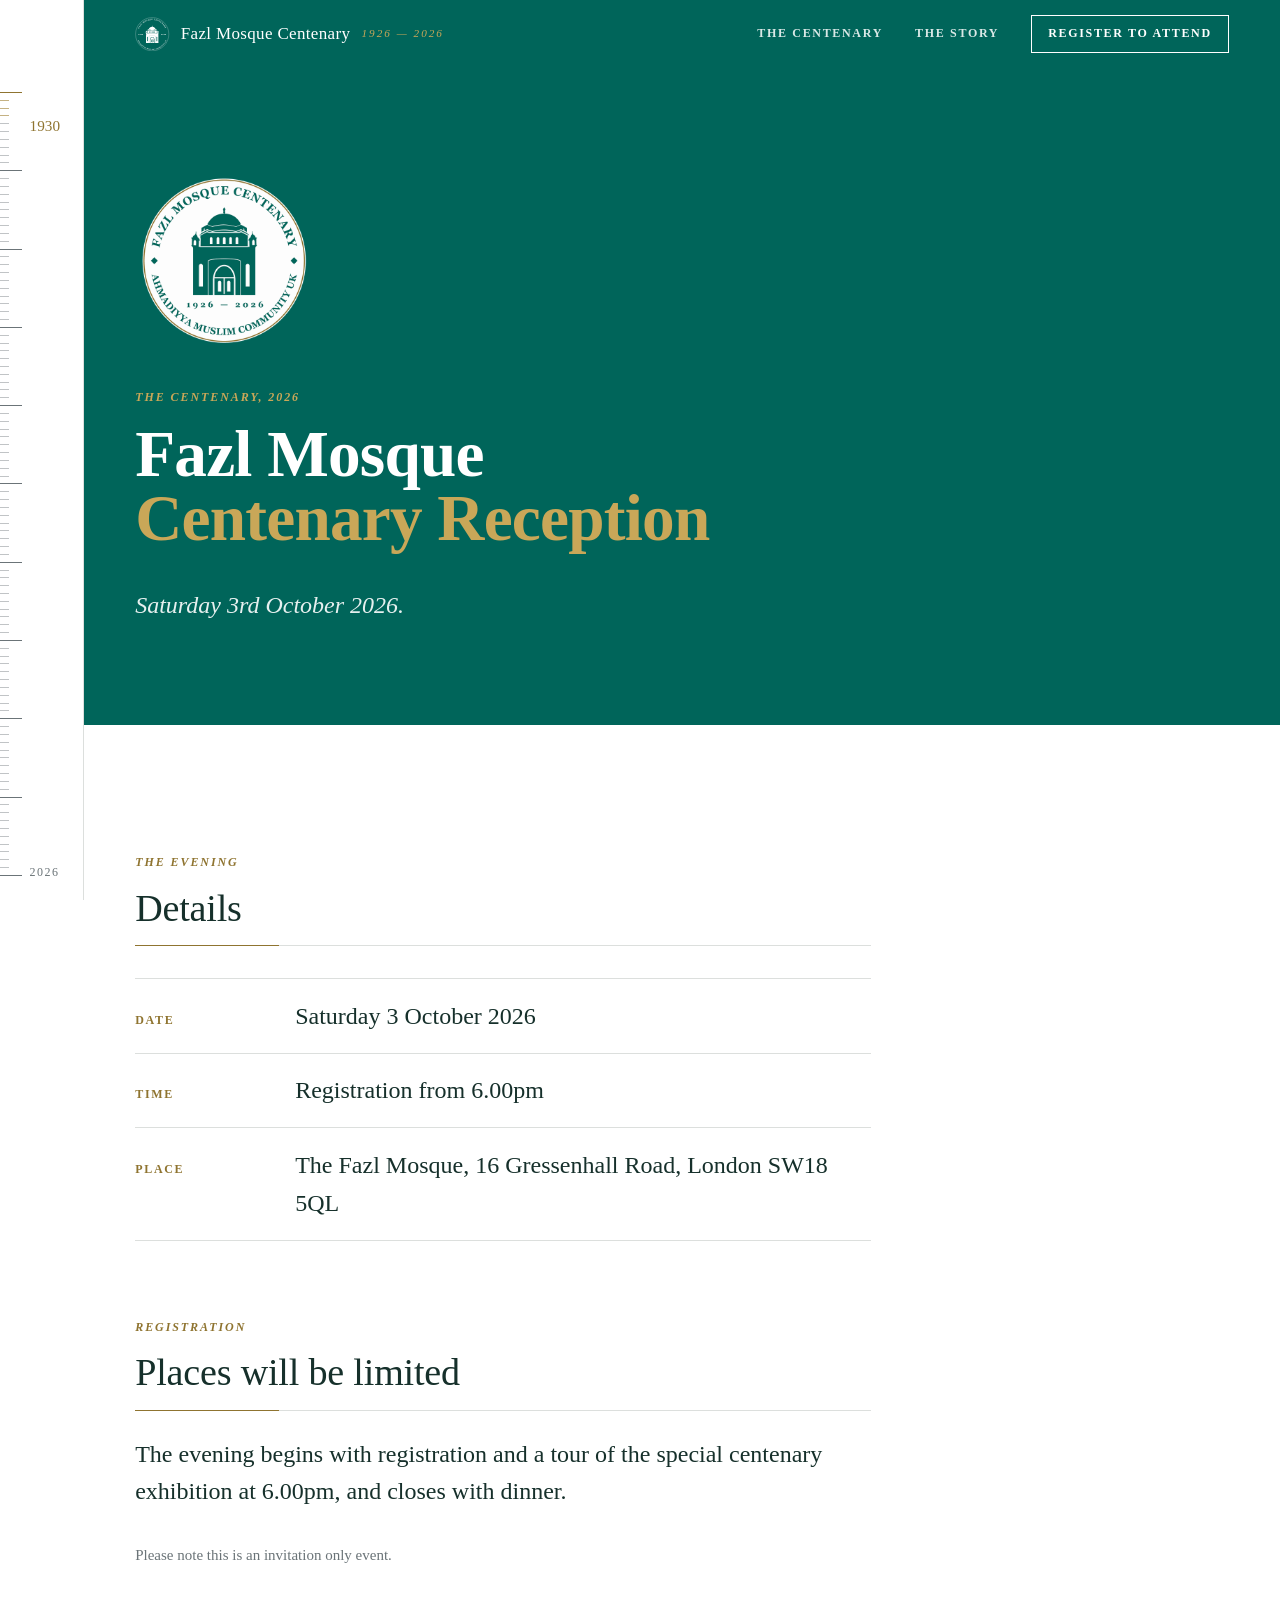
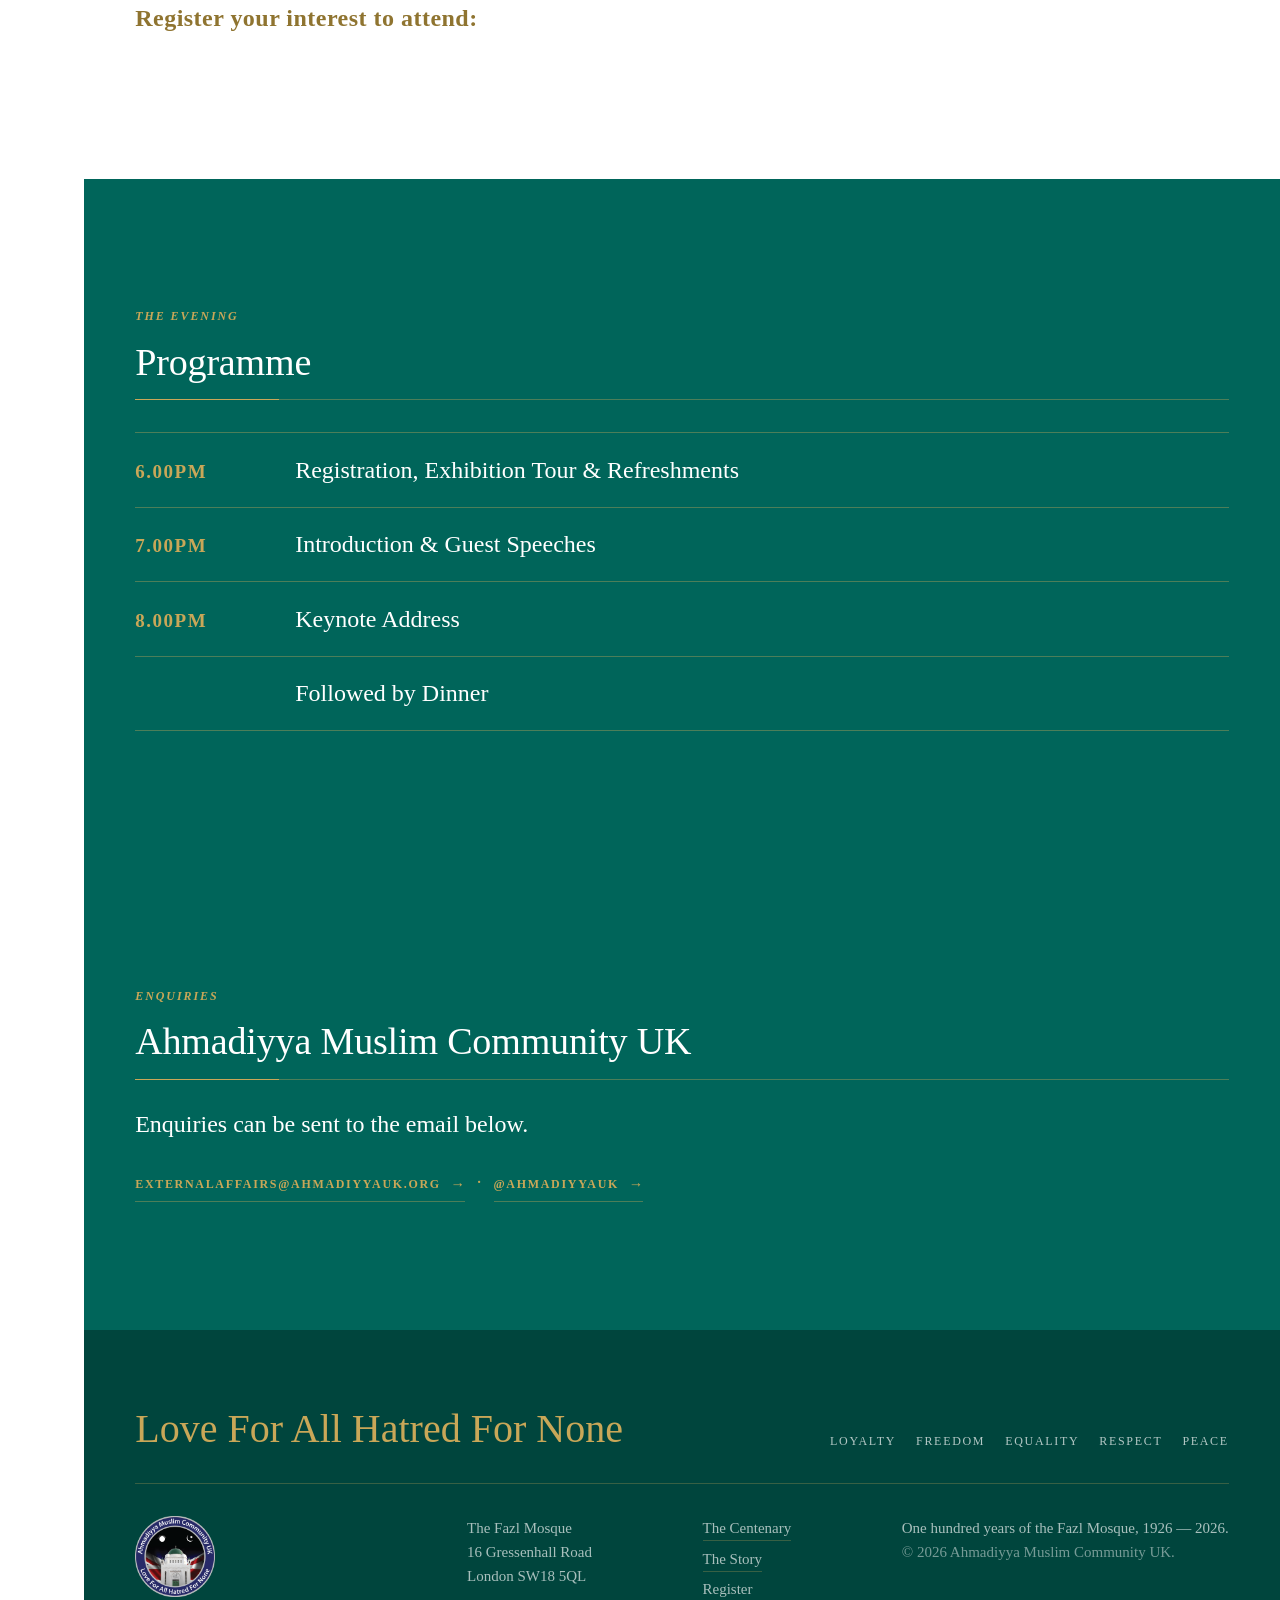
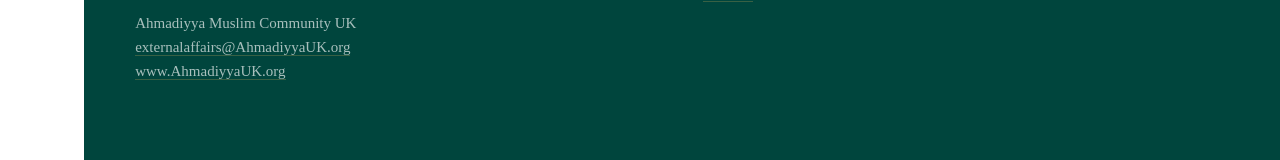
<file: register/index.html>
<!doctype html>
<html lang="en">
  <head>
    <meta name="robots" content="noindex, nofollow" />
    <meta charset="utf-8" />
    <meta name="viewport" content="width=device-width, initial-scale=1" />
    <title>Register to Attend</title>
    <meta
      name="description"
      content="Details of the Fazl Mosque centenary in 2026, the venue in Southfields, and how to register when registration opens."
    />
    <meta name="theme-color" content="#00655a" />
    <meta property="og:type" content="website" />
    <meta property="og:title" content="Register — Fazl Mosque Centenary" />
    <meta
      property="og:description"
      content="Details of the Fazl Mosque centenary in 2026, the venue in Southfields, and how to register when registration opens."
    />
    <meta
      property="og:url"
      content="https://www.ahmadiyyauk.org/1926Centenary/register/"
    />
    <meta
      property="og:image"
      content="https://www.ahmadiyyauk.org/1926Centenary/assets/mosque-today.wGWmuRkt.jpg"
    />
    <link rel="icon" href="../assets/amc-uk-logo-web.CEkUakyf.png" />
    <link rel="stylesheet" href="../assets/index.jeYOXMak.css" />
  </head>

  <body>
    <a class="skip" href="#main">Skip to content</a>
    <aside class="rail" aria-hidden="true">
      <div class="rail-inner">
        <span class="rail-cap rail-cap--top" id="railCapTop">1926</span>
        <div class="rail-track">
          <span class="tick tick--decade"></span><span class="tick"></span
          ><span class="tick"></span><span class="tick"></span
          ><span class="tick"></span><span class="tick"></span
          ><span class="tick"></span><span class="tick"></span
          ><span class="tick"></span><span class="tick"></span
          ><span class="tick tick--decade"></span><span class="tick"></span
          ><span class="tick"></span><span class="tick"></span
          ><span class="tick"></span><span class="tick"></span
          ><span class="tick"></span><span class="tick"></span
          ><span class="tick"></span><span class="tick"></span
          ><span class="tick tick--decade"></span><span class="tick"></span
          ><span class="tick"></span><span class="tick"></span
          ><span class="tick"></span><span class="tick"></span
          ><span class="tick"></span><span class="tick"></span
          ><span class="tick"></span><span class="tick"></span
          ><span class="tick tick--decade"></span><span class="tick"></span
          ><span class="tick"></span><span class="tick"></span
          ><span class="tick"></span><span class="tick"></span
          ><span class="tick"></span><span class="tick"></span
          ><span class="tick"></span><span class="tick"></span
          ><span class="tick tick--decade"></span><span class="tick"></span
          ><span class="tick"></span><span class="tick"></span
          ><span class="tick"></span><span class="tick"></span
          ><span class="tick"></span><span class="tick"></span
          ><span class="tick"></span><span class="tick"></span
          ><span class="tick tick--decade"></span><span class="tick"></span
          ><span class="tick"></span><span class="tick"></span
          ><span class="tick"></span><span class="tick"></span
          ><span class="tick"></span><span class="tick"></span
          ><span class="tick"></span><span class="tick"></span
          ><span class="tick tick--decade"></span><span class="tick"></span
          ><span class="tick"></span><span class="tick"></span
          ><span class="tick"></span><span class="tick"></span
          ><span class="tick"></span><span class="tick"></span
          ><span class="tick"></span><span class="tick"></span
          ><span class="tick tick--decade"></span><span class="tick"></span
          ><span class="tick"></span><span class="tick"></span
          ><span class="tick"></span><span class="tick"></span
          ><span class="tick"></span><span class="tick"></span
          ><span class="tick"></span><span class="tick"></span
          ><span class="tick tick--decade"></span><span class="tick"></span
          ><span class="tick"></span><span class="tick"></span
          ><span class="tick"></span><span class="tick"></span
          ><span class="tick"></span><span class="tick"></span
          ><span class="tick"></span><span class="tick"></span
          ><span class="tick tick--decade"></span><span class="tick"></span
          ><span class="tick"></span><span class="tick"></span
          ><span class="tick"></span><span class="tick"></span
          ><span class="tick"></span><span class="tick"></span
          ><span class="tick"></span><span class="tick"></span
          ><span class="tick tick--decade"></span>
        </div>
        <div class="rail-clip">
          <div class="rail-track">
            <span class="tick tick--decade"></span><span class="tick"></span
            ><span class="tick"></span><span class="tick"></span
            ><span class="tick"></span><span class="tick"></span
            ><span class="tick"></span><span class="tick"></span
            ><span class="tick"></span><span class="tick"></span
            ><span class="tick tick--decade"></span><span class="tick"></span
            ><span class="tick"></span><span class="tick"></span
            ><span class="tick"></span><span class="tick"></span
            ><span class="tick"></span><span class="tick"></span
            ><span class="tick"></span><span class="tick"></span
            ><span class="tick tick--decade"></span><span class="tick"></span
            ><span class="tick"></span><span class="tick"></span
            ><span class="tick"></span><span class="tick"></span
            ><span class="tick"></span><span class="tick"></span
            ><span class="tick"></span><span class="tick"></span
            ><span class="tick tick--decade"></span><span class="tick"></span
            ><span class="tick"></span><span class="tick"></span
            ><span class="tick"></span><span class="tick"></span
            ><span class="tick"></span><span class="tick"></span
            ><span class="tick"></span><span class="tick"></span
            ><span class="tick tick--decade"></span><span class="tick"></span
            ><span class="tick"></span><span class="tick"></span
            ><span class="tick"></span><span class="tick"></span
            ><span class="tick"></span><span class="tick"></span
            ><span class="tick"></span><span class="tick"></span
            ><span class="tick tick--decade"></span><span class="tick"></span
            ><span class="tick"></span><span class="tick"></span
            ><span class="tick"></span><span class="tick"></span
            ><span class="tick"></span><span class="tick"></span
            ><span class="tick"></span><span class="tick"></span
            ><span class="tick tick--decade"></span><span class="tick"></span
            ><span class="tick"></span><span class="tick"></span
            ><span class="tick"></span><span class="tick"></span
            ><span class="tick"></span><span class="tick"></span
            ><span class="tick"></span><span class="tick"></span
            ><span class="tick tick--decade"></span><span class="tick"></span
            ><span class="tick"></span><span class="tick"></span
            ><span class="tick"></span><span class="tick"></span
            ><span class="tick"></span><span class="tick"></span
            ><span class="tick"></span><span class="tick"></span
            ><span class="tick tick--decade"></span><span class="tick"></span
            ><span class="tick"></span><span class="tick"></span
            ><span class="tick"></span><span class="tick"></span
            ><span class="tick"></span><span class="tick"></span
            ><span class="tick"></span><span class="tick"></span
            ><span class="tick tick--decade"></span><span class="tick"></span
            ><span class="tick"></span><span class="tick"></span
            ><span class="tick"></span><span class="tick"></span
            ><span class="tick"></span><span class="tick"></span
            ><span class="tick"></span><span class="tick"></span
            ><span class="tick tick--decade"></span>
          </div>
        </div>
        <span class="rail-year" id="railYear">1926</span>
        <span class="rail-cap rail-cap--bottom" id="railCapBottom">2026</span>
      </div>
    </aside>
    <header class="bar" id="bar">
      <a
        class="bar-mark"
        href="../"
        aria-label="Fazl Mosque Centenary 1926 — 2026"
      >
        <span class="seal bar-seal">
          <svg
            width="84mm"
            height="84mm"
            viewBox="0 0 480 480"
            role="img"
            aria-label="The Fazl Mosque Centenary 1926–2026 — London's first purpose-built mosque"
            style="display: block"
          >
            <g>
              <circle
                cx="240"
                cy="240"
                r="232"
                fill="none"
                stroke="currentColor"
                stroke-width="3"
              ></circle>
              <g
                transform="translate(148.7265159574468 119) scale(0.48404255319148937) translate(-351 -302)"
              >
                <g>
                  <path
                    d="M478.36,567.22l2.14,2.15.05,9.03h4.69s.25-9.15.25-9.15c2.5-1.35,2.77-4.21,5.5-4.3,1.24-.04,2.47.66,3.4,1.7l2.6,2.92.29,8.47,4.45-.05.22-8.6c2.92-2.27,2.87-4.85,6.44-4.32,1.21.18,2.13,1.08,2.85,2.33l2.12,2.1.11,8.49h4.37s.12-8.41.12-8.41c2.51-1.61,2.65-3.87,4.93-4.4,1.43-.34,2.92.15,3.99,1.31l2.9,3.14.14,9.02,4.7-.02-.06-9.23c2.94-2.06,2.95-4.92,6.53-4.33,1.18.2,1.92,1.27,2.88,2.27l2.09,2.18.08,8.91,4.5-.06.44-9.12c2.99-2.24,2.92-4.8,6.53-4.2,1.17.19,1.81,1.41,2.76,2.42l2.02,2.16.05,9,4.58-.05.2-9.33c3-1.94,2.92-4.88,6.57-4.19,1.24.23,2.05,1.14,2.78,2.43l1.94,1.93.15,8.98h4.72s.18-9.26.18-9.26c2.52-1.23,2.65-3.77,5.22-4.13,1.28-.18,2.55.21,3.44,1.18l3.01,3.29v9.01s4.42.01,4.42.01l.39-9.38c2.85-1.71,3.02-4.6,6.52-4.12,1.18.16,2.12,1.09,2.84,2.34l2.05,2.23.18,8.39h4.68s.12-8.67.12-8.67l2.12-2.02c.85-1.55,1.94-2.45,3.55-2.44,1.74,0,2.91.93,3.75,2.6l1.89,1.92.1,8.62h4.77s.16-8.44.16-8.44l2.26-2.68c1.02-1.21,2.08-2.06,3.57-1.98s2.61,1.02,3.47,2.5l2.09,2.17.04,8.44h4.87s.17-8.89.17-8.89c2.79-1.6,2.55-4.43,5.88-4.21,1.3.08,2.11,1.1,3.14,2.12l2.31,2.28.05,8.69h4.63s.17-8.64.17-8.64l2.46-2.69c.97-1.06,2.1-1.76,3.41-1.66s2.11,1.05,3.05,2.11l2.19,2.48.18,8.44,4.82.04.05-8.51,2.1-2.19c.81-1.48,1.94-2.39,3.47-2.38s2.72.84,3.55,2.28l2.12,2.13.27,12.74h3.86s.03-50.15.03-50.15c-.87-.35-1.51.16-1.88.69l-2.78,3.91c-.48.67-1.21,1.02-1.9.85-2.22-.52-1.07-3.8-2.94-4.19l-3.8-.8c-.67-.14-1.06-.76-1.22-1.15-.68-1.64,1.82-3.52,1.78-4.65l-1.1-34.01-4.03-.28-1.13-3,8.12-14.17,3.15-.08,2.68-6.73c.82-3.84,2.19-7.03,5-9.86,1.15-1.16,1.88-3.26,1.93-4.94l.32-10.41c.03-.85-1.12-1.52-.17-2.44.57-.56,1.15-1.2,2.05-.69.7.39,1.45,1.21.96,2.16-.4.77-.79,1.55-.6,2.54l1.34,7.3,1.87,2.89c.46,1.73,1.62,2.98,3,4l5.44,4.04c4.08,3.03,4.27,8.03,7.02,12.01l7.72.09-4.54,7.33.54,35.51,2.84.06c.22,2.35-1.08,4.37-2.84,5.81l-4.54,3.71c.23,2.23-1.09,4.07-1.46,6.3l-.07,268.66-113.49-.17.07-95.21c-.7-8.61-2.14-16.69-4.66-24.86-2.89-9.39-7.02-18.01-12.59-26.03-4.22-6.08-9.08-10.92-15.02-15.28-10.02-7.36-21.91-11.36-34.47-10.54-17.15,1.11-34.01,11.83-43.88,25.83-10.64,14.88-16.95,32.5-18.41,50.85l-.15,94.14c0,.51.04.72-.1.93-.11.16-.3.2-.82.2l-111.28.4c-.61,0-.91.11-1.28-.07-.22-.11-.14-.53-.14-1.15v-209.37s.08-58.4.08-58.4l-2.39-5.89-5.25-4.17c-1.24-1.53-2.38-2.93-1.94-5.1.79.11,1.56.31,2.54.06l.68-34.53-4.87-7.9c-.18-.29-.11-.48.03-.54.18-.08.59-.08.81-.08h5.84s3.22-4.83,3.22-4.83c3.63-7.93,9.4-9.03,12.2-12.14,1.38-1.53,2.74-3.52,3.13-5.57l1.62-8.61c.1-.54-1.16-1.32-.88-1.79.41-.68.83-1.25,1.3-1.55.86-.57,1.58.39,2.03.74,1.35,1.05.08,1.69,0,2.48-.4,3.68-.02,7.36.31,11.04.19,2.1,1.13,3.82,2.52,5.23,2.3,2.33,3.27,4.98,3.95,8.14.5,2.33,1.92,5.22,3.52,6.95,1.51.21,2.69.04,3.66,1.66l6.82,11.44c-.12,1.53-.69,2.94-1.36,4.3l-3.72.09-1.17,34.11,2.19,3.76c.32.55-.72,1.91-1.32,2.14-2.31.86-4.76-.52-4.94,2.24-.08,1.27-1.08,2.1-2.35,2.12-.96.02-1.6-.55-2.07-1.38l-.25-.44c-1.33-2.38-3.22-4.3-3.08-2.66l-.02,49.32,3.54.04c1.04.01,1.68-.76,1.72-1.79l.36-11.15c2.58-1.27,2.69-3.82,4.98-4.13,1.23-.16,2.58.23,3.45,1.27l2.7,3.22.18,8.7h4.32s.54-9.09.54-9.09c2.68-1.18,2.38-4.06,5.62-4.17,1.66-.06,3.01.88,3.82,2.46l1.98,2.19-.06,8.74,4.21-.02.67-9.22c2.95-1.64,2.88-4.68,6.52-4.1,1.36.22,2.07,1.39,2.95,2.67.6.87,1.77,1.41,1.79,2.71l.08,7.77,4.61-.02.34-9.17c2.8-1.31,2.65-4.28,6.12-4.08,1.42.08,2.29,1.14,3.34,2.32l1.98,2.22-.02,8.44,4.03.05c.25,0,.54-.05.55-.34l.23-8.28,1.89-1.94c.85-1.49,2.22-2.56,3.79-2.52,1.72.05,2.98,1.05,3.78,2.67l1.97,1.85.15,8.69,3.87.11c.31,0,.67-.1.67-.46l.1-8.37,2.06-2.07c.78-1.47,1.82-2.49,3.3-2.59,1.7-.12,3.03.74,3.9,2.28Z"
                    fill="currentColor"
                  />
                  <path
                    d="M714.49,518l-14.57.57-.44-19.37c.46-4.75,2.88-8.91,6.4-11.99,1.03-.43,1.86-.02,2.67.65,3.17,2.58,4.79,6.36,5.32,10.47l.62,19.67Z"
                    fill="var(--band-bg, var(--brand-dome-deep))"
                  />
                  <path
                    d="M378.54,519.62l-14.6-.53.92-20.78c.19-4.28,3.93-7.59,7.52-9.82,3.99,2.66,6.42,6.77,6.87,11.46l-.7,19.68Z"
                    fill="var(--band-bg, var(--brand-dome-deep))"
                  />
                  <polygon
                    points="674.57 532.5 637.79 532.51 637.54 523.02 440.46 523.01 440.3 532.49 404.1 532.51 405.02 481.03 403.45 477.41 403.51 463.39 441.04 444.56 451.49 448.01 626.41 447.98 637.31 444.76 675.02 463.19 675.12 477.75 673.94 480.7 674.57 532.5"
                    fill="currentColor"
                  />
                  <path
                    d="M543.7,401.07c-24.9-.96-49.06,2.29-72.61,9.67l-28.28-10.99c2.58-5.33,5.55-10.06,8.93-14.8,4.9-6.85,10.06-13.17,16.2-18.95,19.05-17.89,42.05-26.2,67.9-27.26l.9-2.11-2.54-2.74c-1.13-1.22.95-2.31.92-3.24l-.37-9.66c-.04-1.05-.95-1.99-1.45-2.76-1.88-2.9.45-3.94,2.05-6-.86-2.14-.32-4.29,1.86-5.32.3-.14.74-.46.92-.66.21-.23-.27-1.1-.12-1.39l1.61-3.19c.47,1.34.67,1.96,1.31,2.97l.44,1.63c2.1.68,3.74,2.7,3.29,4.88l-.46,1.21c-.2.52,2.57,1.56,2.8,3.22.42,2.93-2.33,3.83-2.37,5.09l-.22,8.76c-.02.81.39,1.53.9,2.05,1.66,1.71-.93,2.79-2.42,5.09.22.73.52,1.38.99,2.02,26.14,1.32,49.3,9.78,68.27,28.04,9.82,9.47,17.57,20.72,23.52,32.97l-28.34,12.37c-20.62-6.14-41.76-10-63.64-10.9Z"
                    fill="currentColor"
                  />
                  <path
                    d="M607.32,438.22l-29.08-6.06c-26.31-4.2-52.77-4.04-79,.6l-27.64,4.9-29.42-10.78-14.44,6.96.04-9.51c0-.48-.12-1-.35-1.18-.39-.32-1.05-.36-1.6-.11-1.55.69-2.14,2.35-2.33,4.01l-.37,8.79-13.66,6.87-.08-22.66,5.74-3.2,27.44-14.64,29.48,12.13c21.76-6.84,43.89-10.4,66.55-10.58,23.43.24,46.5,3.9,68.83,10.74l28.3-12.5,33.56,17.46.2,23.33-14.36-7.02-.54-7.94c.03-3.03-1.8-5.78-3.56-5.16-.43.15-.85.79-.84,1.44l.2,9.48-14.2-6.78-28.86,11.4Z"
                    fill="currentColor"
                  />
                  <path
                    d="M536.66,442.55l-64.64-.05,27.56-5.48c29.5-4.75,61-2.98,90.32,2.39l16.59,3.12h-69.83Z"
                    fill="currentColor"
                  />
                  <path
                    d="M680.89,460.44l-11.89-5.9-31.27-15.77c-.98-.5-1.6-.38-2.53-.04l-9.15,3.39-18.65.39,10.95-3.85,16.51-5.62c.81-.28,1.72-.29,2.5.09l14.93,7.24,19.74,9.39.8,3.85,9.1,4.62c.28.68-.4,1.77-1.03,2.2Z"
                    fill="currentColor"
                  />
                  <path
                    d="M438.1,434.7c3.28-.78,4.94-.81,8.32.06,6,1.75,11.91,3.72,17.73,5.9.62.26.85,1.05.42,1.61l-12.36.14c-3.25-1.69-6.59-3.21-10.02-4.58l-.84.02c-4.3,2.4-8.6,4.77-12.88,7.11-3.56,1.86-7.06,3.9-10.5,6.11-3.38,1.44-6.68,3.12-9.9,5.03-.97.32-1.11,0-1.41-.77-.85-2.19,1.82-4.73,3.25-5.95,7.61-3.54,15.03-7.36,22.26-11.46,1.07-.11,1.86-.6,2.37-1.47l3.57-1.74Z"
                    fill="currentColor"
                  />
                  <path
                    d="M434.53,436.44c-.03.58-.15,1.16-.43,1.4-.36.3-1.08.18-1.66.26-.75.1-1.22,1.3-1.86,1.61l-5.82,2.9-2.35,1.23-7.26,3.65c-1.46.73-2.83,1.52-4.39,1.92-.63.16-.76,1.1-1.09,1.31-1.68,1.1-2.99,2.71-2.34,4.94l3.6-1.7c1.16-.96,1.57-1.37,3.11-1.79.77-.21,1.64-1.64,2.9-1.32,1.36.34,1.72-1.3,2.33-1.62,1.11-.57,2.42-1.05,3.56-1.71l3.14-1.82c.51-.3,1.43-.79,1.86-1.36,1.57.12,2.82-1.06,4.04-1.8l5.29-3.19,4.78-2.44c.96.45,1.82,1.33,2.81,1.43,1.32.14,1.87.82,3.01,1.3l2.5,1.03c.85.35,1.56.65,2.04,1.56l11.65-.08c.22,0,.19-.89-.08-.93-.14-.02-.4-.09-.65-.21l-4.37-2c-1.04-.47-1.58-.84-2.86-.8-.58.02-1.77-.6-2.31-.74l-2.56-.65c-3.24-1.28-6.56-2.73-10.2-1.99-1.02.21-2.01.83-2.82-.14,1.08-.53,2.74-1.83,4.14-1.6l14.32,4.38,15.02,5.03-19.71.1-10.24-4.26-42.86,23.71c-.91-.28-1.4-.8-1.8-1.44l9.1-5,.3-3.12c.15-1.58.99-2.39,2.35-3.08l25.82-12.98Z"
                    fill="currentColor"
                  />
                  <rect
                    x="379.24"
                    y="527.63"
                    width="327.74"
                    height="63.23"
                    fill="currentColor"
                  />
                  <rect
                    x="434.48"
                    y="487.03"
                    width="209.06"
                    height="52.72"
                    fill="currentColor"
                  />
                  <rect
                    x="395.42"
                    y="635.84"
                    width="22.13"
                    height="117.6"
                    fill="var(--band-bg, var(--brand-dome-deep))"
                  />
                  <circle
                    cx="406.49"
                    cy="635.84"
                    r="11.06"
                    fill="var(--band-bg, var(--brand-dome-deep))"
                  />
                  <rect
                    x="662.81"
                    y="635.84"
                    width="22.13"
                    height="117.6"
                    fill="var(--band-bg, var(--brand-dome-deep))"
                  />
                  <circle
                    cx="673.87"
                    cy="635.84"
                    r="11.06"
                    fill="var(--band-bg, var(--brand-dome-deep))"
                  />
                  <rect
                    x="532.3"
                    y="481.67"
                    width="15.4"
                    height="29.26"
                    fill="var(--band-bg, var(--brand-dome-deep))"
                  />
                  <ellipse
                    cx="540"
                    cy="481.67"
                    rx="7.7"
                    ry="9.85"
                    fill="var(--band-bg, var(--brand-dome-deep))"
                  />
                  <rect
                    x="496.1"
                    y="481.82"
                    width="15.4"
                    height="29.26"
                    fill="var(--band-bg, var(--brand-dome-deep))"
                  />
                  <ellipse
                    cx="503.8"
                    cy="481.82"
                    rx="7.7"
                    ry="9.85"
                    fill="var(--band-bg, var(--brand-dome-deep))"
                  />
                  <rect
                    x="457.09"
                    y="481.67"
                    width="15.4"
                    height="29.26"
                    fill="var(--band-bg, var(--brand-dome-deep))"
                  />
                  <ellipse
                    cx="464.79"
                    cy="481.67"
                    rx="7.7"
                    ry="9.85"
                    fill="var(--band-bg, var(--brand-dome-deep))"
                  />
                  <rect
                    x="568.5"
                    y="481.67"
                    width="15.4"
                    height="29.26"
                    fill="var(--band-bg, var(--brand-dome-deep))"
                  />
                  <ellipse
                    cx="576.2"
                    cy="481.67"
                    rx="7.7"
                    ry="9.85"
                    fill="var(--band-bg, var(--brand-dome-deep))"
                  />
                  <rect
                    x="604.7"
                    y="481.67"
                    width="15.4"
                    height="29.26"
                    fill="var(--band-bg, var(--brand-dome-deep))"
                  />
                  <ellipse
                    cx="612.4"
                    cy="481.67"
                    rx="7.7"
                    ry="9.85"
                    fill="var(--band-bg, var(--brand-dome-deep))"
                  />
                  <line
                    x1="402.49"
                    y1="526.11"
                    x2="675.53"
                    y2="526.11"
                    fill="none"
                    stroke="var(--band-bg, var(--brand-dome-deep))"
                    stroke-width="5"
                    stroke-miterlimit="10"
                  />
                  <rect
                    x="361.5"
                    y="794.7"
                    width="356.13"
                    height="8"
                    fill="currentColor"
                  />
                  <path
                    d="M447.65,802.7 L447.65,608.98 A92.35,13.99 0 0 1 632.3499999999999,608.98 L632.3499999999999,802.7"
                    fill="none"
                    stroke="var(--band-bg, var(--brand-dome-deep))"
                    stroke-width="3.5"
                    stroke-miterlimit="10"
                  />
                  <rect
                    x="467.31"
                    y="603.24"
                    width="145.08"
                    height="22.51"
                    fill="currentColor"
                  />
                  <rect
                    x="469.56500000000005"
                    y="624"
                    width="140"
                    height="178.70000000000005"
                    fill="currentColor"
                  />
                  <path
                    d="M475.56500000000005,802.7 L475.56500000000005,714 A64,84 0 0 1 603.565,714 L603.565,802.7 Z"
                    fill="var(--band-bg, var(--brand-dome-deep))"
                  />
                  <path
                    d="M483.56500000000005,802.7 L483.56500000000005,714 A56,76 0 0 1 595.565,714 L595.565,802.7 Z"
                    fill="currentColor"
                  />
                  <rect
                    x="484.52"
                    y="700"
                    width="110.08"
                    height="7"
                    fill="var(--band-bg, var(--brand-dome-deep))"
                  />
                  <rect
                    x="536.065"
                    y="707"
                    width="7"
                    height="88.70000000000005"
                    fill="var(--band-bg, var(--brand-dome-deep))"
                  />
                  <rect
                    x="503.81500000000005"
                    y="730.5"
                    width="19"
                    height="51.200000000000045"
                    fill="var(--band-bg, var(--brand-dome-deep))"
                  />
                  <circle
                    cx="513.315"
                    cy="730.5"
                    r="9.5"
                    fill="var(--band-bg, var(--brand-dome-deep))"
                  />
                  <rect
                    x="556.315"
                    y="730.5"
                    width="19"
                    height="51.200000000000045"
                    fill="var(--band-bg, var(--brand-dome-deep))"
                  />
                  <circle
                    cx="565.815"
                    cy="730.5"
                    r="9.5"
                    fill="var(--band-bg, var(--brand-dome-deep))"
                  />
                </g>
              </g>
              <g>
                <defs>
                  <path
                    id="fm-top"
                    d="M 42.599999999999994,240 A 197.4,197.4 0 1 1 437.4,240"
                  ></path>
                  <path
                    id="fm-bot"
                    d="M 20.5,240 A 219.5,219.5 0 0 0 459.5,240"
                  ></path>
                </defs>
                <text
                  fill="currentColor"
                  font-family="Georgia, &#34;Times New Roman&#34;, serif"
                  font-size="28.1"
                  font-weight="700"
                  letter-spacing="3.75"
                >
                  <textPath
                    href="#fm-top"
                    startOffset="50%"
                    text-anchor="middle"
                  >
                    FAZL MOSQUE CENTENARY
                  </textPath>
                </text>
                <text
                  fill="currentColor"
                  font-family="Georgia, &#34;Times New Roman&#34;, serif"
                  font-size="22.6"
                  font-weight="700"
                  letter-spacing="2.7"
                >
                  <textPath
                    href="#fm-bot"
                    startOffset="50%"
                    text-anchor="middle"
                  >
                    AHMADIYYA MUSLIM COMMUNITY UK
                  </textPath>
                </text>
                <g
                  fill="currentColor"
                  font-family="Georgia, &#34;Times New Roman&#34;, serif"
                  font-size="32"
                  font-weight="700"
                  letter-spacing="2"
                >
                  <text x="80" y="250.8928" text-anchor="middle">1926</text>
                  <text x="400" y="250.8928" text-anchor="middle">2026</text>
                </g>
              </g>
            </g>
          </svg>
        </span>
        <span class="bar-name">Fazl Mosque Centenary</span>
        <span class="bar-years">1926 — 2026</span>
      </a>
      <nav class="bar-nav" aria-label="Primary">
        <a href="../">The Centenary</a
        ><a href="../story/">The Story</a>
        <a class="bar-cta" href="../register/" aria-label="Register to Attend"
          >Register<span class="bar-cta-rest"> to Attend</span></a
        >
      </nav>
      <span class="bar-progress" aria-hidden="true"></span>
    </header>
    <main id="main">
      <header class="pagehead">
        <div class="shell">
          <img
            class="hero-logo"
            src="../assets/fazl-mosque-centenary-logo.YpLPj1mH.png"
            alt="Fazl Mosque Centenary 1926 — 2026, Ahmadiyya Muslim Community UK"
            width="512"
            height="512"
          />
          <p class="kicker">The centenary, 2026</p>
          <h1 class="hero-title">
            <span><i>Fazl Mosque</i></span
            ><span><i>Centenary Reception</i></span>
          </h1>
          <p class="pagehead-standfirst">Saturday 3rd October 2026.</p>
        </div>
      </header>
      <section class="band">
        <div class="shell">
          <div class="visit-column">
            <div class="rv">
              <p class="kicker">The evening</p>
              <h2 class="display ruled">Details</h2>
              <dl class="ledger">
                <div>
                  <dt>Date</dt>
                  <dd>Saturday 3 October 2026</dd>
                </div>
                <div>
                  <dt>Time</dt>
                  <dd>Registration from 6.00pm</dd>
                </div>
                <div>
                  <dt>Place</dt>
                  <dd>The Fazl Mosque, 16 Gressenhall Road, London SW18 5QL</dd>
                </div>
              </dl>
            </div>
            <div class="rv register-block" style="--i: 1">
              <p class="kicker">Registration</p>
              <h2 class="display ruled">Places will be limited</h2>
              <p class="lede" style="margin: 1.6rem 0 2rem">
                The evening begins with registration and a tour of the special
                centenary exhibition at 6.00pm, and closes with dinner.
              </p>
              <p class="small" style="margin: 0">
                Please note this is an invitation only event.
              </p>
              <p class="register-label">Register your interest to attend:</p>
              <div class="register-form">
                <script
                  src="https://www.cognitoforms.com/f/seamless.js"
                  data-key="_VXtg_3ApE6WDO9IGVdzrA"
                  data-form="90"
                ></script>
              </div>
            </div>
          </div>
        </div>
      </section>
      <section class="band band--green">
        <div class="shell">
          <div class="rv">
            <p class="kicker">The evening</p>
            <h2 class="display ruled">Programme</h2>
          </div>
          <dl class="ledger ledger--times rv" style="--i: 1">
            <div>
              <dt>6.00pm</dt>
              <dd>Registration, Exhibition Tour &amp; Refreshments</dd>
            </div>
            <div>
              <dt>7.00pm</dt>
              <dd>Introduction &amp; Guest Speeches</dd>
            </div>
            <div>
              <dt>8.00pm</dt>
              <dd>Keynote Address</dd>
            </div>
            <div>
              <dt></dt>
              <dd>Followed by Dinner</dd>
            </div>
          </dl>
        </div>
      </section>
      <section class="band band--green">
        <div class="shell rv">
          <p class="kicker">Enquiries</p>
          <h2 class="display ruled">Ahmadiyya Muslim Community UK</h2>
          <p class="lede measure" style="margin: 1.6rem 0 1.5rem">
            Enquiries can be sent to the email below.
          </p>
          <p class="contact-lines">
            <a class="link" href="mailto:externalaffairs@ahmadiyyauk.org"
              >externalaffairs@ahmadiyyauk.org</a
            >
            <span aria-hidden="true">·</span>
            <a class="link" href="https://x.com/AhmadiyyaUK"> @AhmadiyyaUK </a>
          </p>
        </div>
      </section>
    </main>
    <footer class="foot">
      <div class="shell">
        <div class="foot-top">
          <p class="foot-motto">Love For All Hatred For None</p>
          <ul class="foot-values">
            <li>Loyalty</li>
            <li>Freedom</li>
            <li>Equality</li>
            <li>Respect</li>
            <li>Peace</li>
          </ul>
        </div>
        <div class="foot-bottom">
          <div class="stack-s">
            <img
              class="foot-logo"
              src="../assets/amc-uk-logo-web.CEkUakyf.png"
              alt="Ahmadiyya Muslim Community UK"
            />
            <p style="margin: 0">
              Ahmadiyya Muslim Community UK<br />
              <a href="mailto:externalaffairs@AhmadiyyaUK.org"
                >externalaffairs@AhmadiyyaUK.org</a
              ><br />
              <a href="https://www.AhmadiyyaUK.org">www.AhmadiyyaUK.org</a>
            </p>
          </div>
          <p style="margin: 0">
            The Fazl Mosque<br />
            16 Gressenhall Road<br />
            London SW18 5QL
          </p>
          <nav
            class="stack-s"
            aria-label="Secondary"
            style="display: grid; gap: 0.35rem"
          >
            <a href="../">The Centenary</a
            ><a href="../story/">The Story</a
            ><a href="../register/">Register</a>
          </nav>
          <p style="margin: 0; max-width: 22rem">
            One hundred years of the Fazl Mosque, 1926 — 2026.<br />
            <span style="opacity: 0.7"
              >© 2026 Ahmadiyya Muslim Community UK.</span
            >
          </p>
        </div>
      </div>
    </footer>
    <script type="module">
      const A = document.getElementById("bar"),
        x = document.getElementById("railYear"),
        v = document.getElementById("railCapTop"),
        E = document.getElementById("railCapBottom"),
        B = document.querySelector(".hero, .pagehead"),
        m = document.documentElement,
        l = [...document.querySelectorAll("[data-year]")]
          .map((e) => ({ el: e, year: parseInt(e.dataset.year, 10) }))
          .filter((e) => Number.isFinite(e.year));
      let M = !1;
      function S() {
        M = !1;
        const e = m.scrollHeight - window.innerHeight,
          r = e > 0 ? Math.min(1, Math.max(0, window.scrollY / e)) : 0;
        m.style.setProperty("--p", (r * 100).toFixed(2) + "%");
        let a = r,
          b = 1926 + Math.round(r * 100);
        if (l.length) {
          const f = window.scrollY + window.innerHeight * 0.35,
            t = [];
          for (let o = 0; o < l.length;) {
            const h = l[o].el.getBoundingClientRect().top + window.scrollY;
            let i = o,
              w = 0;
            for (
              ;
              i < l.length &&
              Math.abs(
                l[i].el.getBoundingClientRect().top + window.scrollY - h,
              ) < 2;
            )
              ((w = Math.max(w, l[i].el.offsetHeight)), i++);
            const H = i - o;
            for (let p = o; p < i; p++)
              t.push({ y: l[p].year, pos: h + ((p - o) / H) * w });
            o = i;
          }
          let n = 0;
          for (; n < t.length - 1 && t[n + 1].pos <= f;) n++;
          let y = t[n].y;
          if (f > t[n].pos && n < t.length - 1) {
            const o = t[n + 1].pos - t[n].pos,
              h = o > 0 ? Math.min(1, (f - t[n].pos) / o) : 0;
            y = t[n].y + h * (t[n + 1].y - t[n].y);
          }
          ((b = Math.round(y)),
            (a = Math.min(1, Math.max(0, (y - 1926) / 100))));
        }
        ((d = a), (u = b), g || ((g = !0), requestAnimationFrame(F)));
        const q =
            parseFloat(getComputedStyle(m).getPropertyValue("--bar-h")) * 16 ||
            68,
          C = B ? B.offsetHeight - q : 24;
        A.classList.toggle("is-stuck", window.scrollY > C);
      }
      let d = 0,
        u = 1926,
        s = null,
        c = null,
        g = !1;
      function F() {
        s === null && ((s = d), (c = u));
        const e = 0.18;
        ((s += (d - s) * e), (c += (u - c) * e));
        const r = Math.abs(d - s),
          a = Math.abs(u - c);
        (r < 4e-4 && a < 0.4 && ((s = d), (c = u), (g = !1)),
          m.style.setProperty("--rp", (s * 100).toFixed(2) + "%"),
          x && (x.textContent = String(Math.round(c))),
          v && (v.style.opacity = s < 0.05 ? "0" : "1"),
          E && (E.style.opacity = s > 0.95 ? "0" : "1"),
          g && requestAnimationFrame(F));
      }
      function Y() {
        M || ((M = !0), requestAnimationFrame(S));
      }
      addEventListener("scroll", Y, { passive: !0 });
      addEventListener("resize", Y, { passive: !0 });
      S();
      const I = document.querySelectorAll(".rv, .ruled");
      if (
        !matchMedia("(prefers-reduced-motion: reduce)").matches &&
        "IntersectionObserver" in window
      ) {
        const e = new IntersectionObserver(
          (r) => {
            for (const a of r)
              a.isIntersecting &&
                (a.target.classList.add("in"), e.unobserve(a.target));
          },
          { rootMargin: "0px 0px -12% 0px", threshold: 0.08 },
        );
        I.forEach((r) => e.observe(r));
      } else I.forEach((e) => e.classList.add("in"));
    </script>
  </body>
</html>
</file>
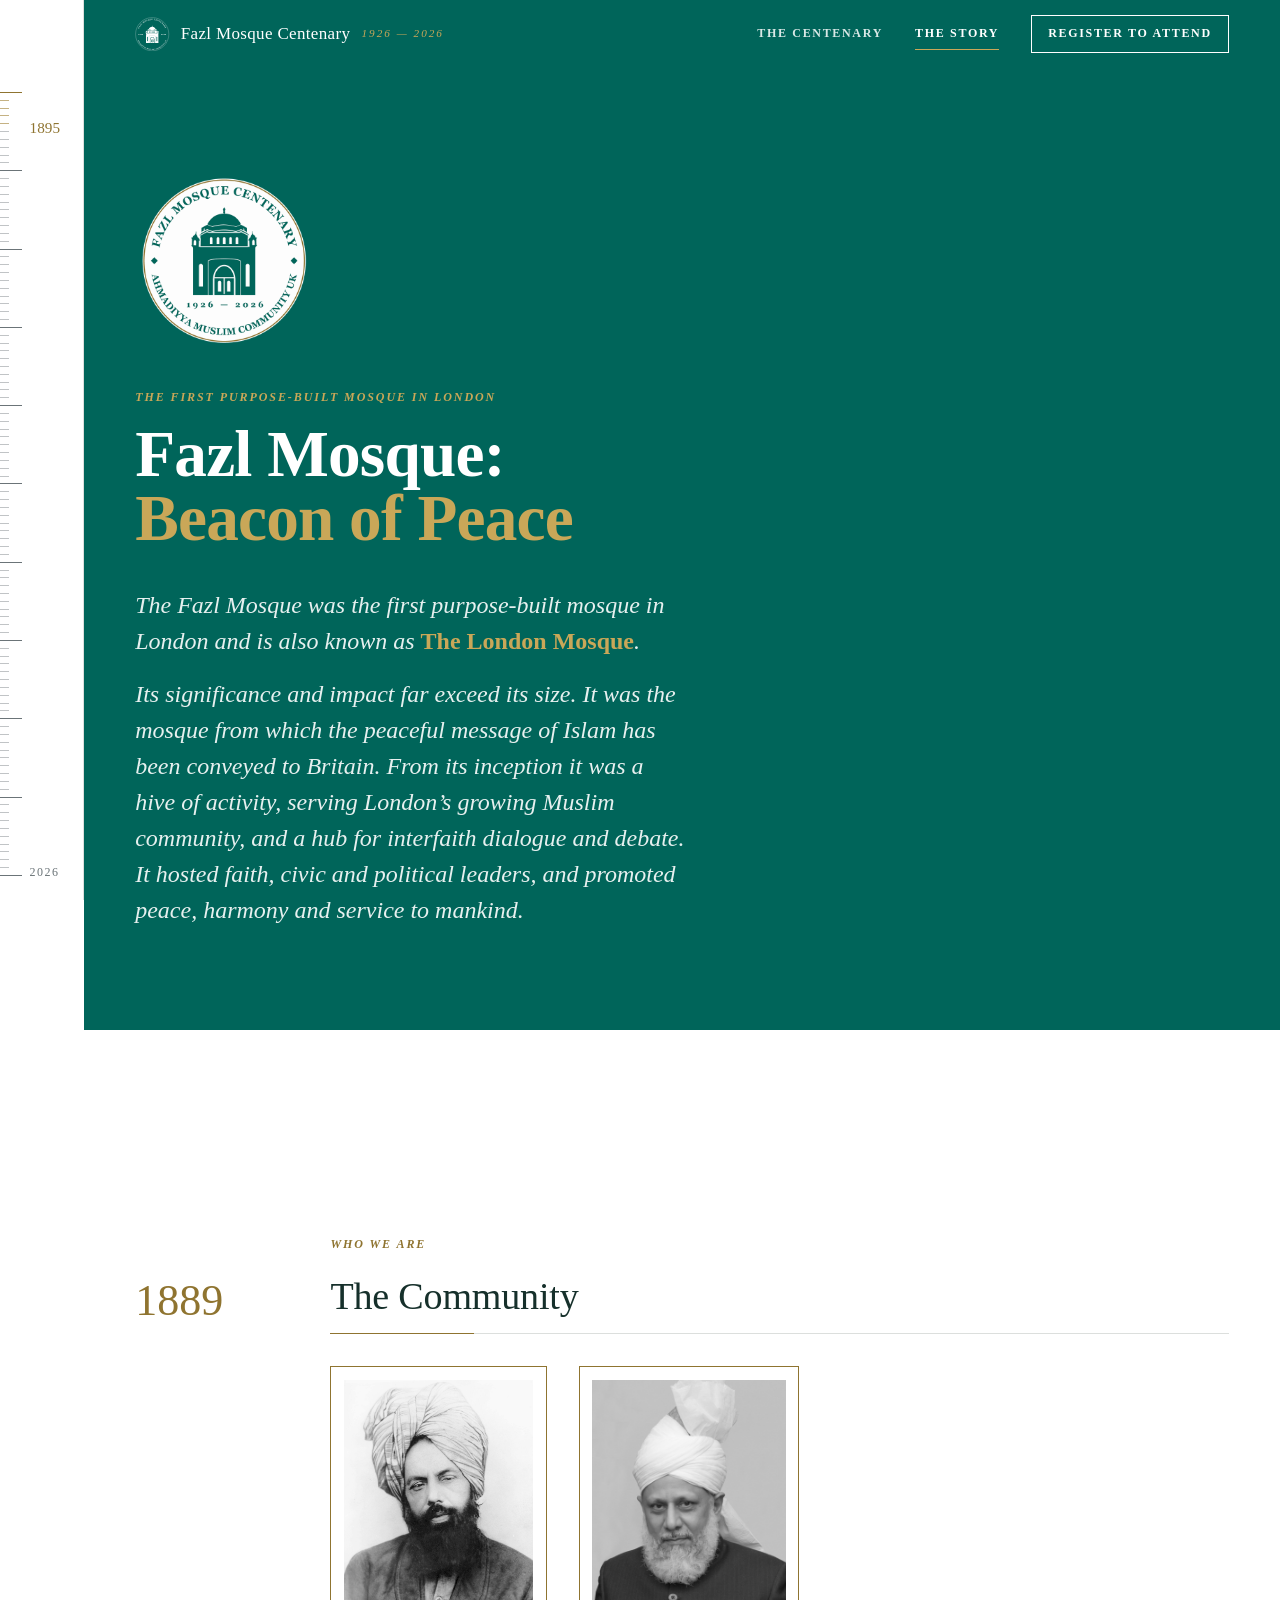
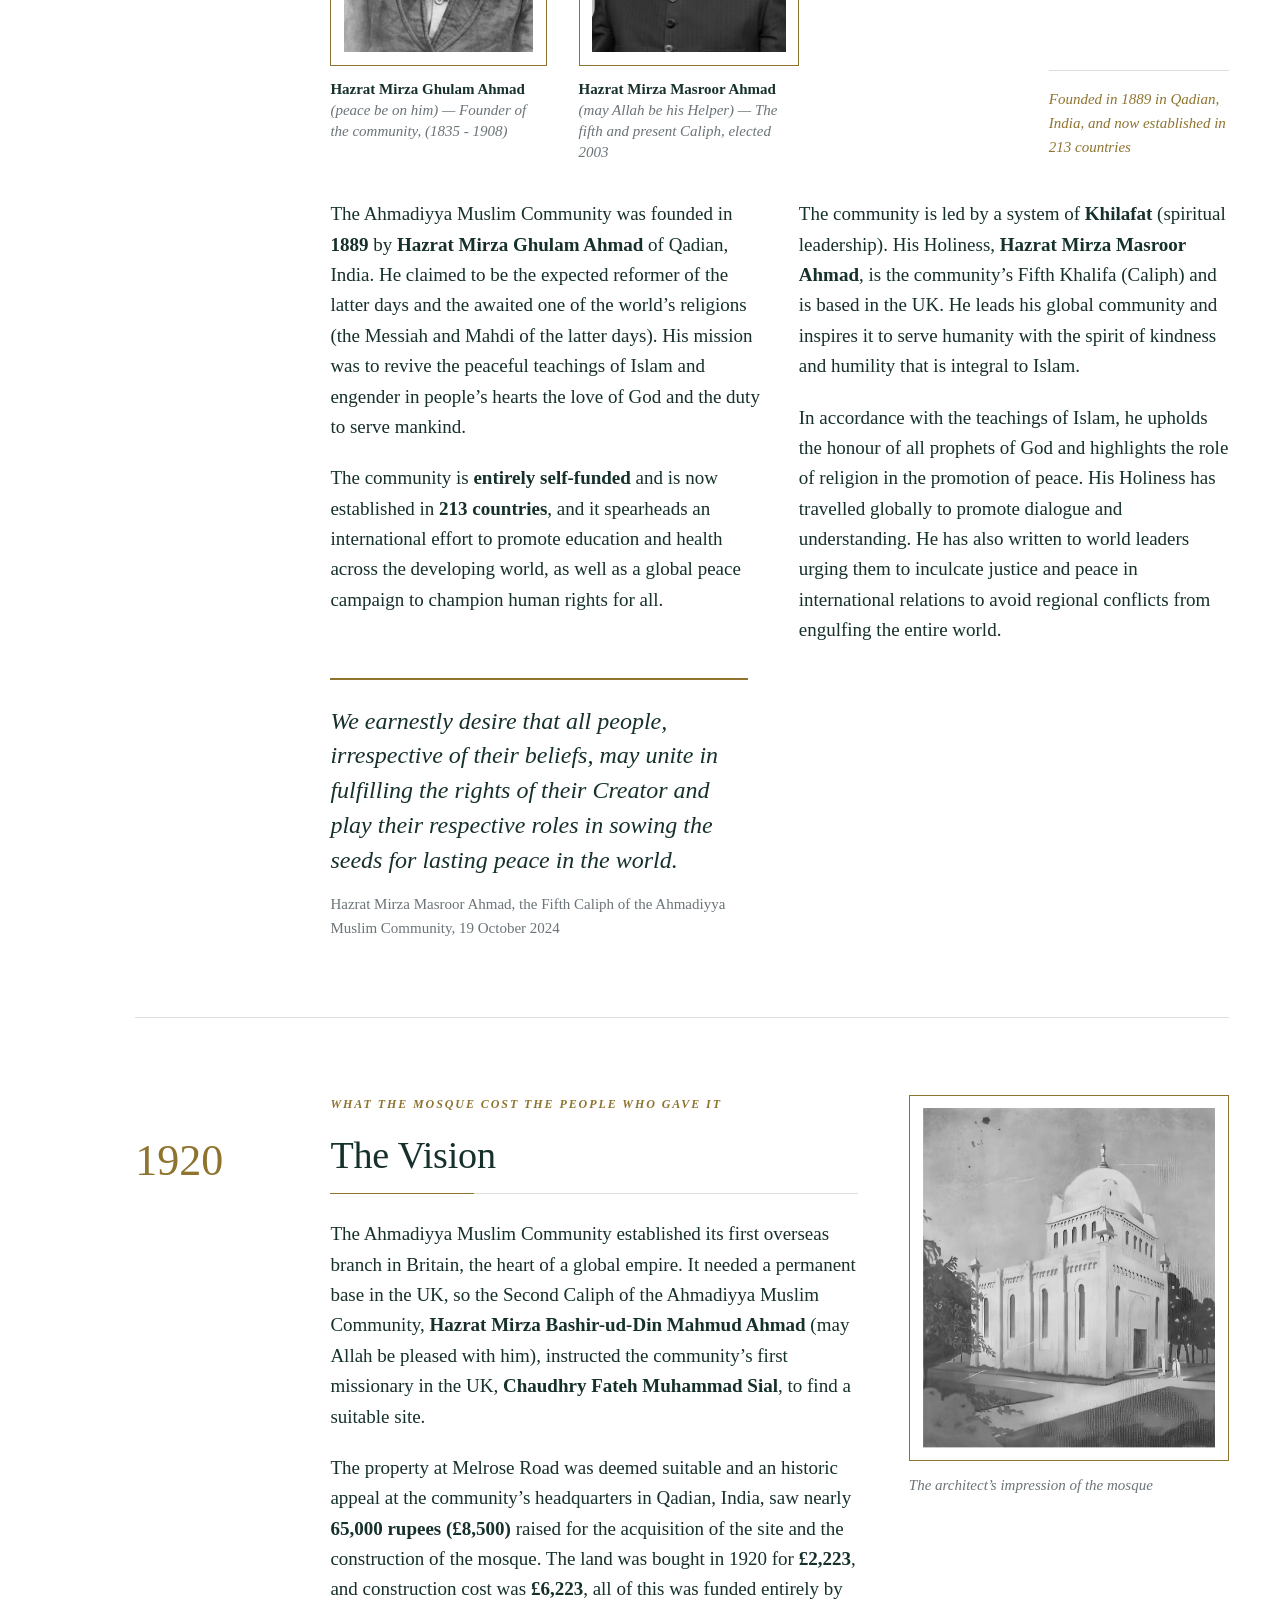
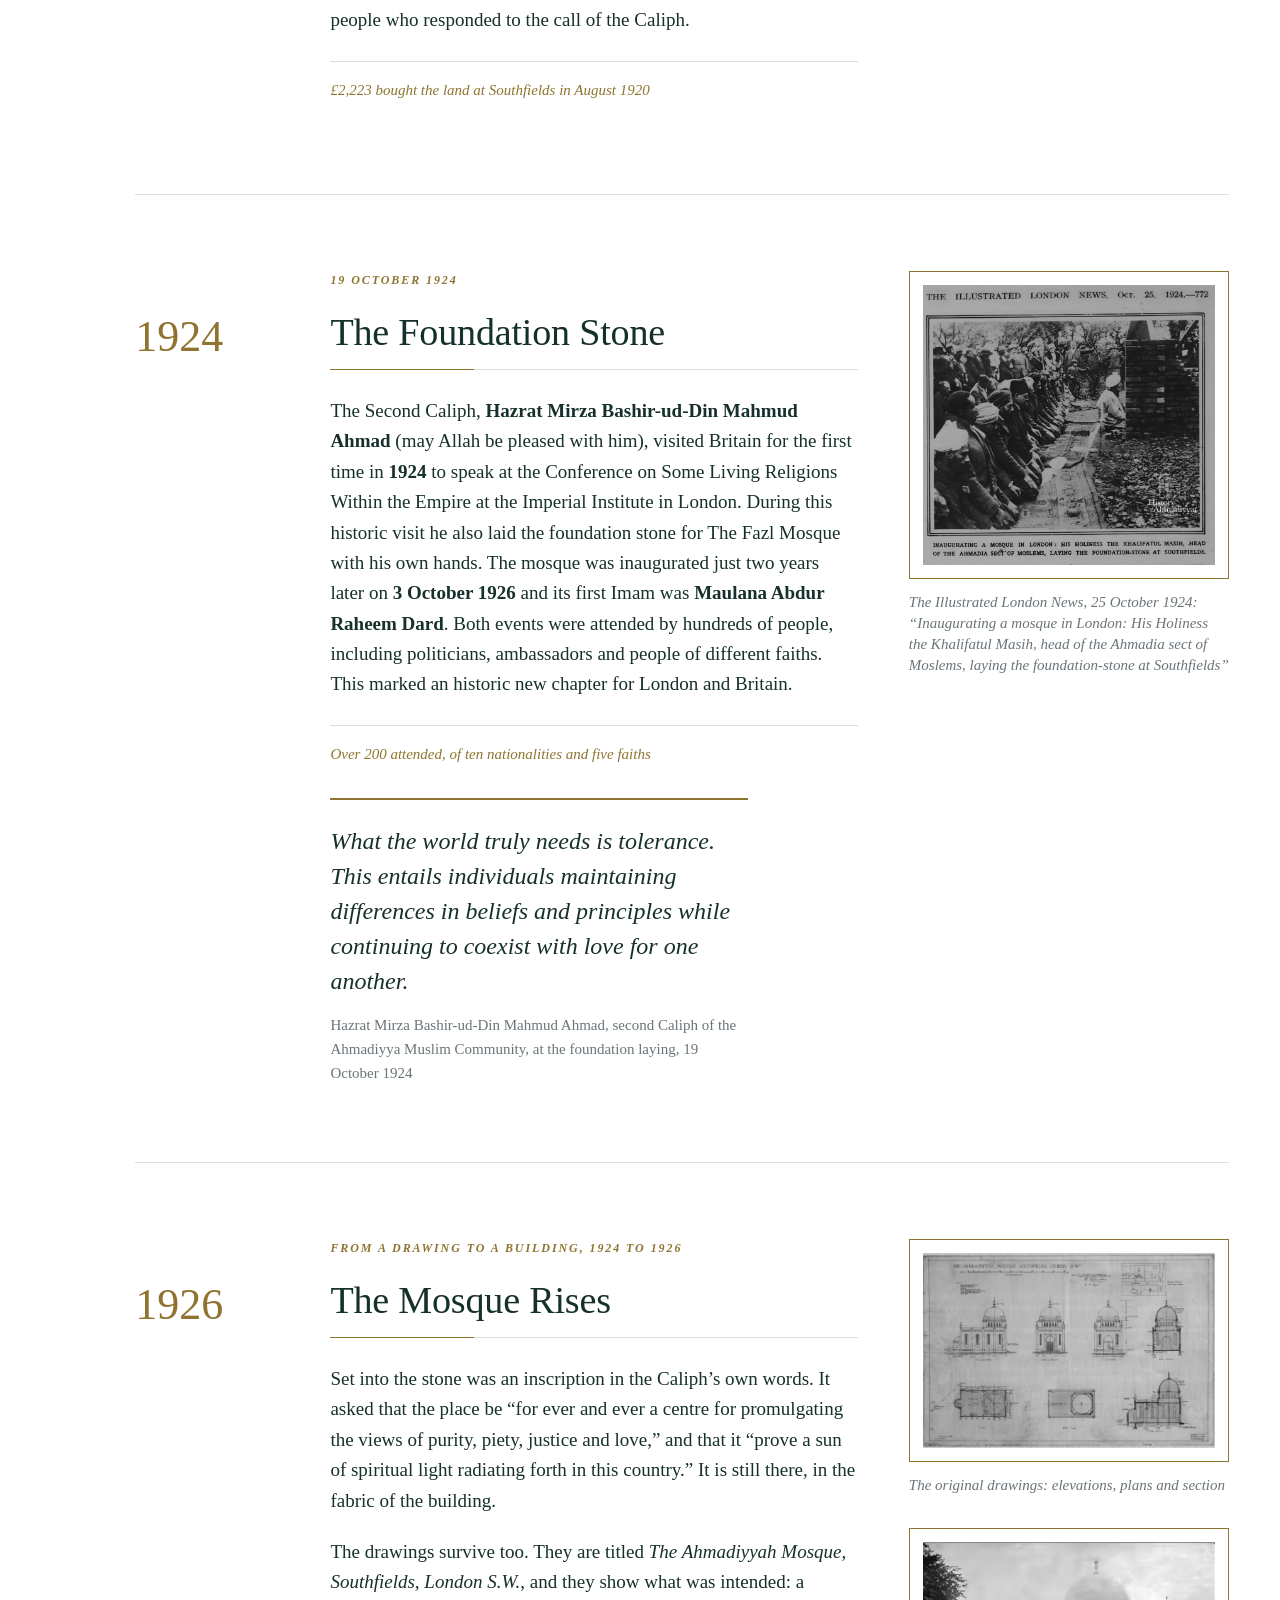
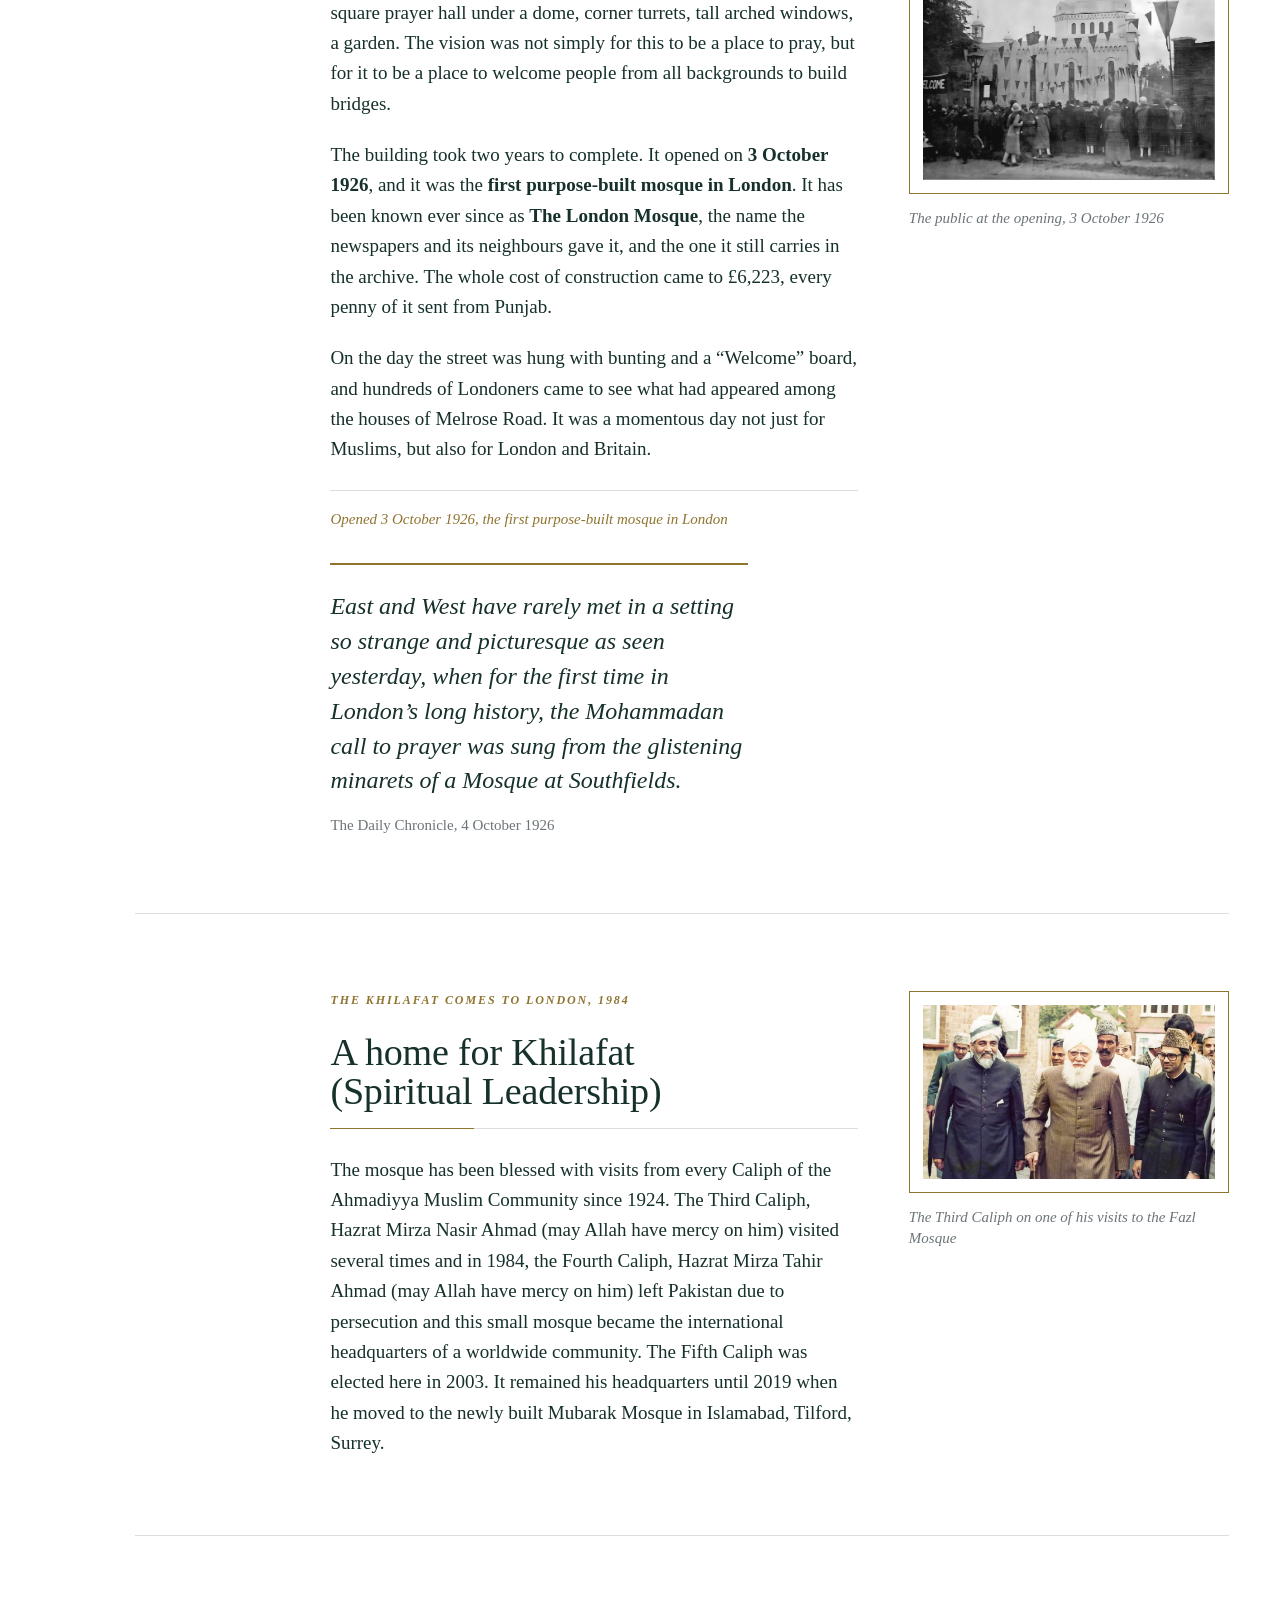
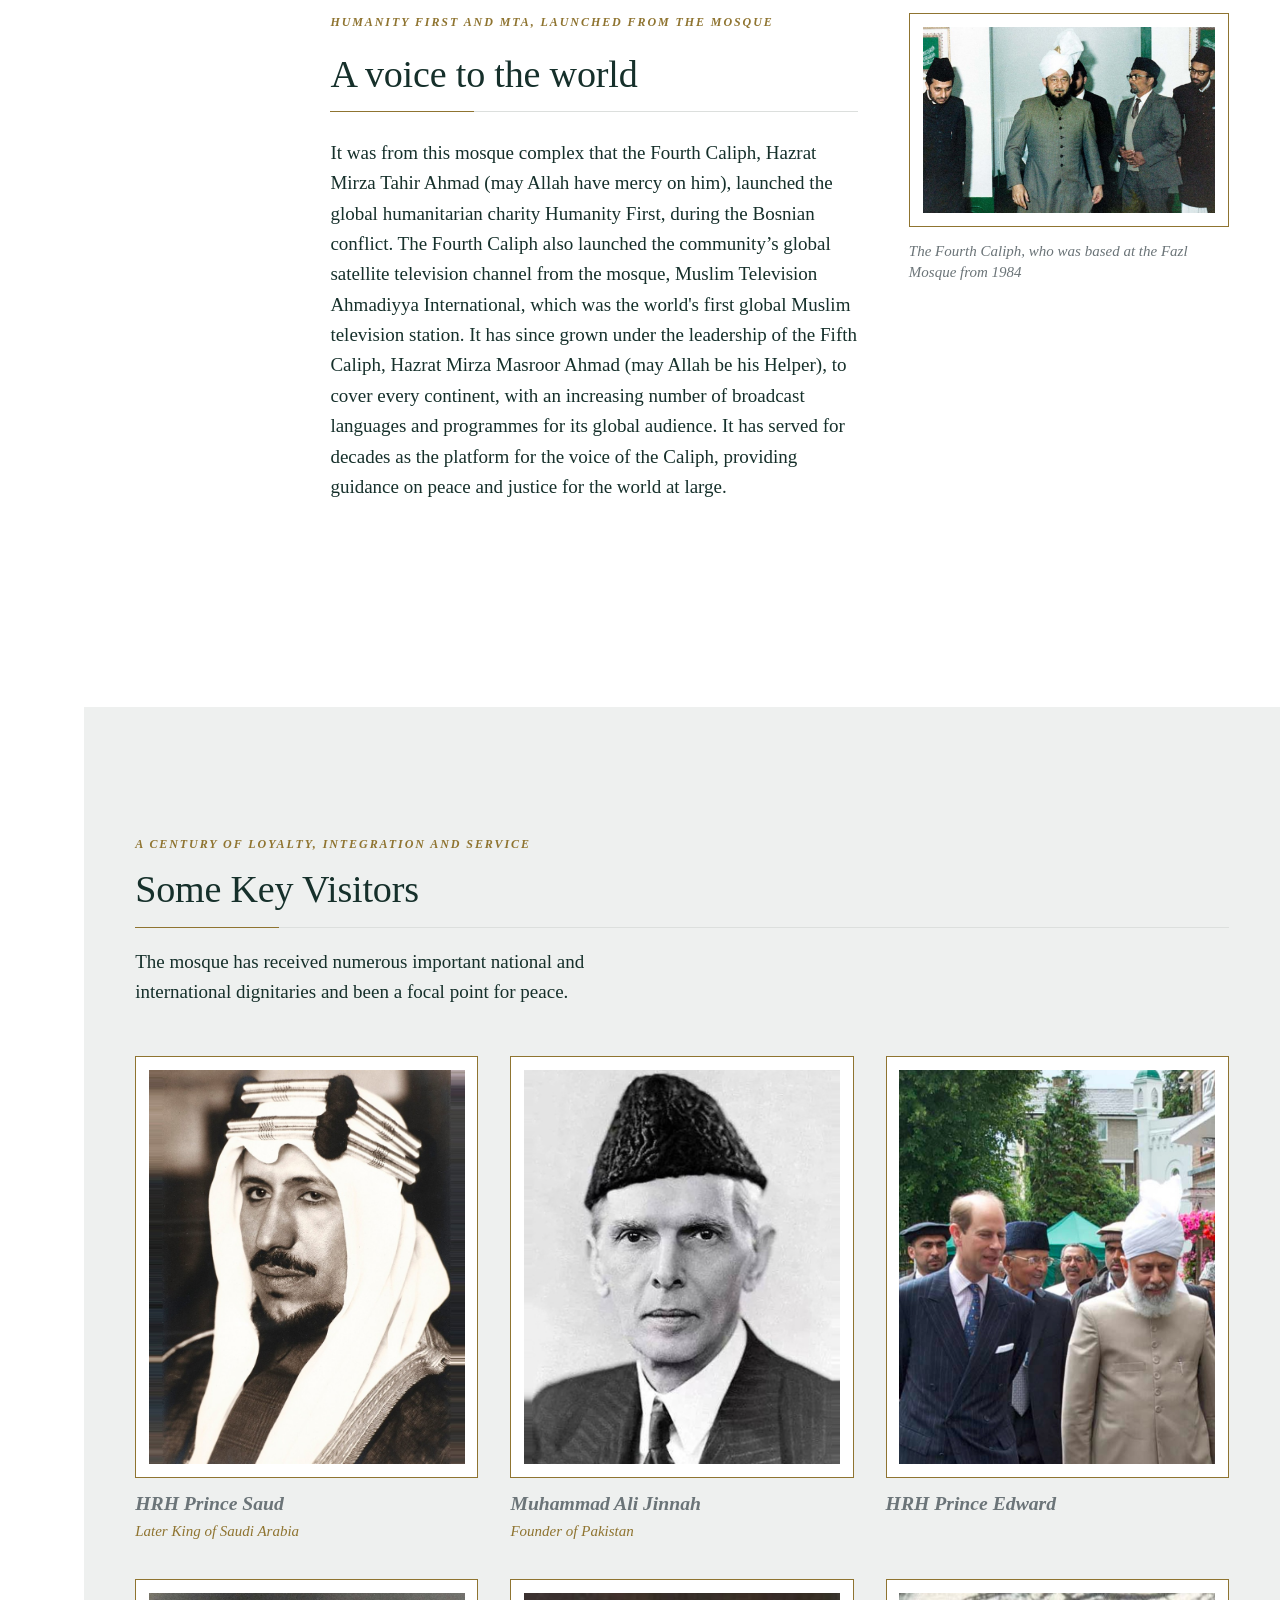
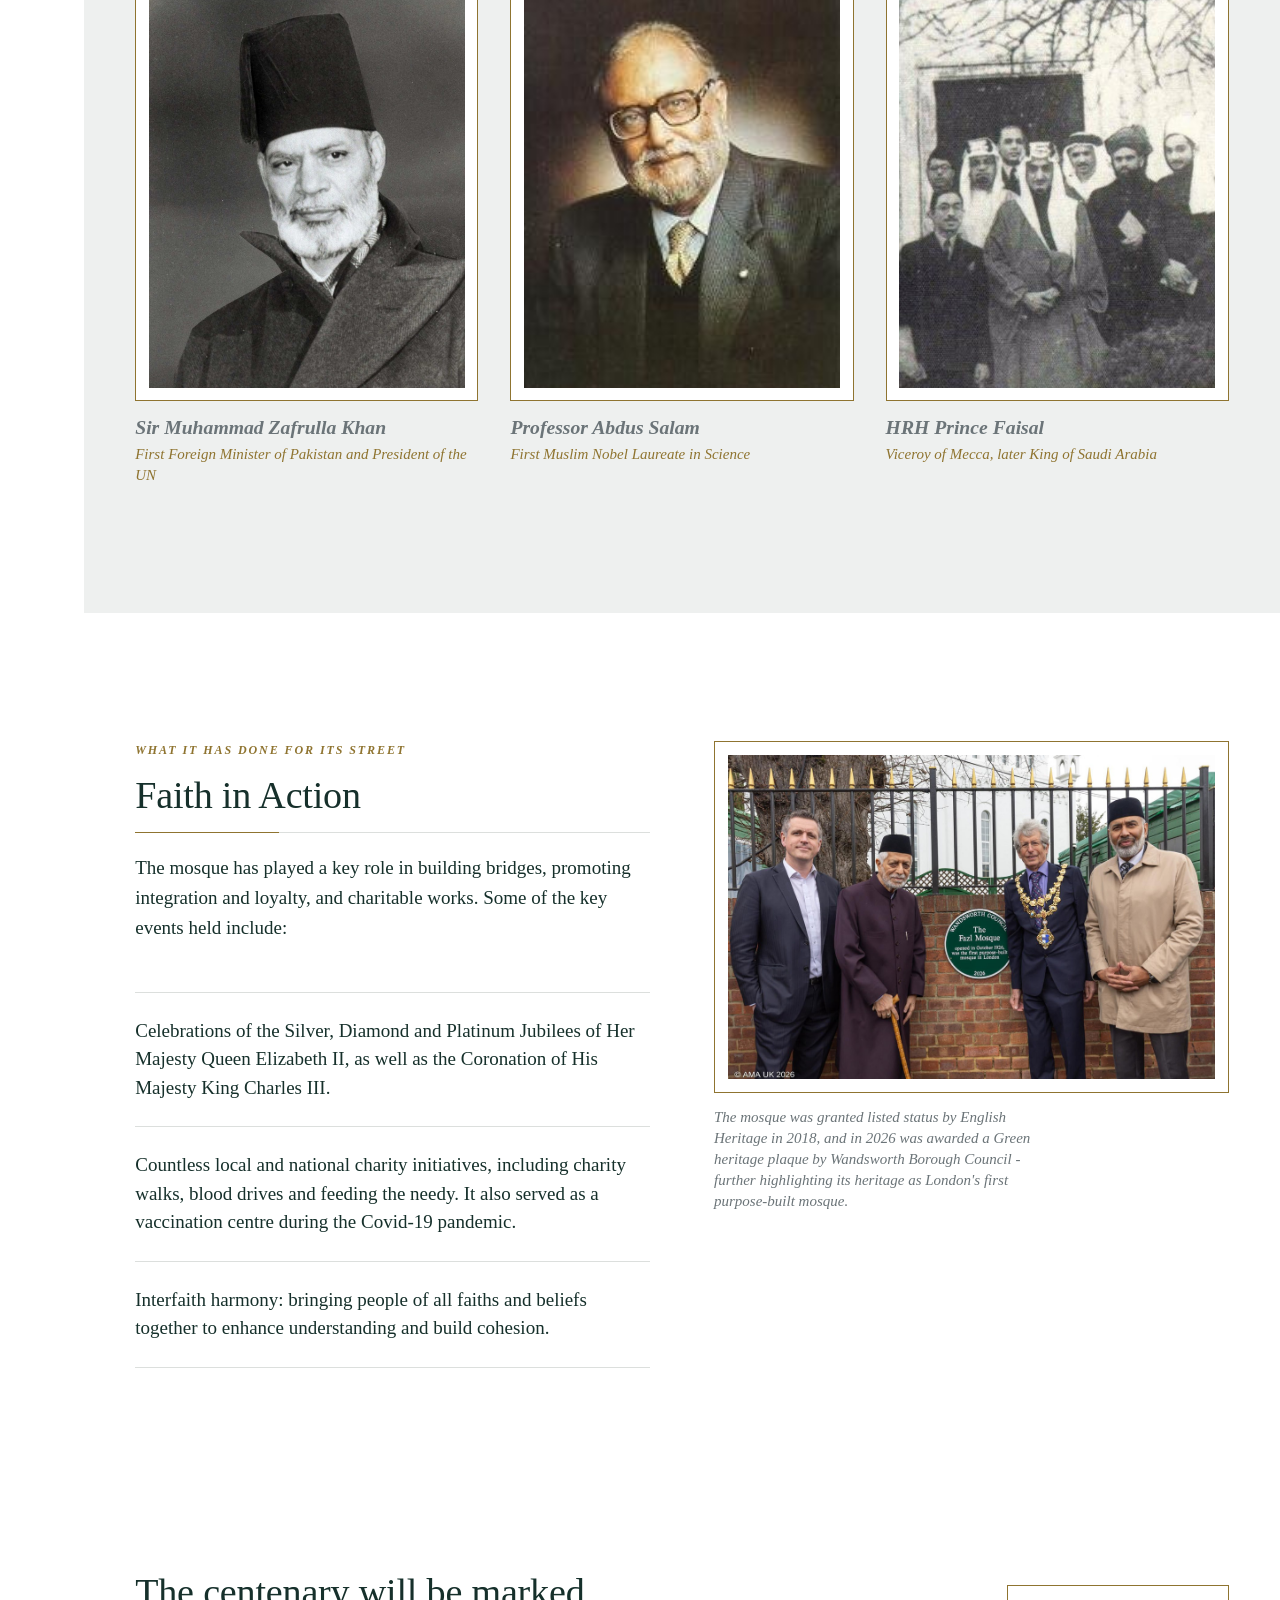
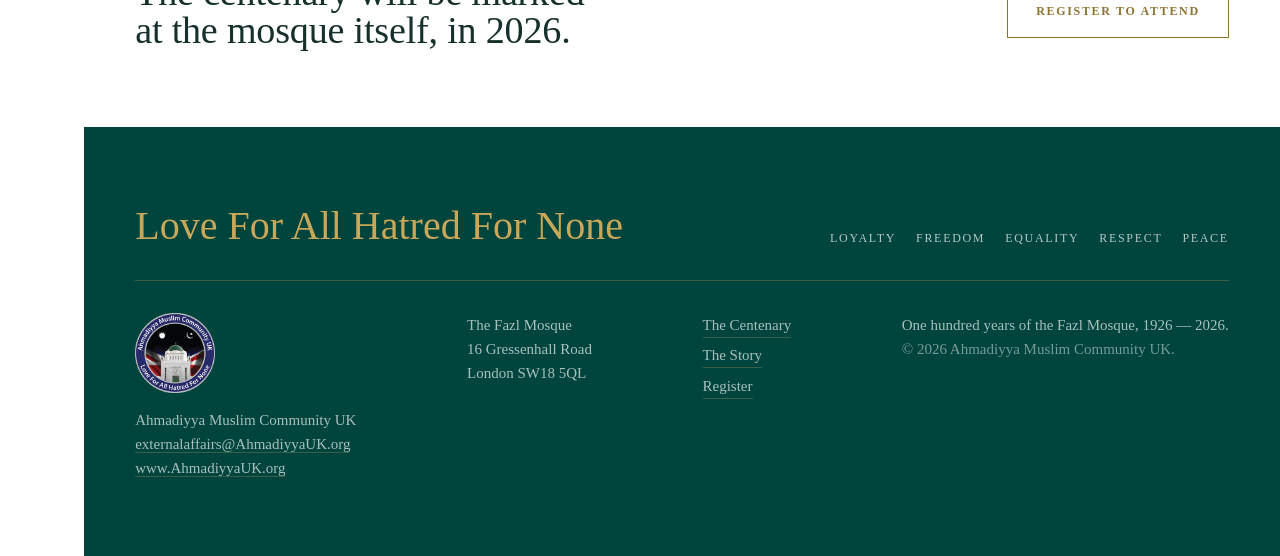
<file: story/index.html>
<!doctype html>
<html lang="en">
  <head>
    <meta name="robots" content="noindex, nofollow" />
    <meta charset="utf-8" />
    <meta name="viewport" content="width=device-width, initial-scale=1" />
    <title>Fazl Mosque Centenary Reception</title>
    <meta
      name="description"
      content="The Fazl Mosque was the first purpose-built mosque in London. How it was paid for from the Punjab, built between 1924 and 1926, and what has gone on inside it in the hundred years since."
    />
    <meta name="theme-color" content="#00655a" />
    <meta property="og:type" content="website" />
    <meta property="og:title" content="The story — Fazl Mosque Centenary" />
    <meta
      property="og:description"
      content="The Fazl Mosque was the first purpose-built mosque in London. How it was paid for from the Punjab, built between 1924 and 1926, and what has gone on inside it in the hundred years since."
    />
    <meta
      property="og:url"
      content="https://www.ahmadiyyauk.org/1926Centenary/story/"
    />
    <meta
      property="og:image"
      content="https://www.ahmadiyyauk.org/1926Centenary/assets/mosque-today.wGWmuRkt.jpg"
    />
    <link rel="icon" href="../assets/amc-uk-logo-web.CEkUakyf.png" />
    <link rel="stylesheet" href="../assets/index.jeYOXMak.css" />
  </head>

  <body>
    <a class="skip" href="#main">Skip to content</a>
    <aside class="rail" aria-hidden="true">
      <div class="rail-inner">
        <span class="rail-cap rail-cap--top" id="railCapTop">1926</span>
        <div class="rail-track">
          <span class="tick tick--decade"></span><span class="tick"></span
          ><span class="tick"></span><span class="tick"></span
          ><span class="tick"></span><span class="tick"></span
          ><span class="tick"></span><span class="tick"></span
          ><span class="tick"></span><span class="tick"></span
          ><span class="tick tick--decade"></span><span class="tick"></span
          ><span class="tick"></span><span class="tick"></span
          ><span class="tick"></span><span class="tick"></span
          ><span class="tick"></span><span class="tick"></span
          ><span class="tick"></span><span class="tick"></span
          ><span class="tick tick--decade"></span><span class="tick"></span
          ><span class="tick"></span><span class="tick"></span
          ><span class="tick"></span><span class="tick"></span
          ><span class="tick"></span><span class="tick"></span
          ><span class="tick"></span><span class="tick"></span
          ><span class="tick tick--decade"></span><span class="tick"></span
          ><span class="tick"></span><span class="tick"></span
          ><span class="tick"></span><span class="tick"></span
          ><span class="tick"></span><span class="tick"></span
          ><span class="tick"></span><span class="tick"></span
          ><span class="tick tick--decade"></span><span class="tick"></span
          ><span class="tick"></span><span class="tick"></span
          ><span class="tick"></span><span class="tick"></span
          ><span class="tick"></span><span class="tick"></span
          ><span class="tick"></span><span class="tick"></span
          ><span class="tick tick--decade"></span><span class="tick"></span
          ><span class="tick"></span><span class="tick"></span
          ><span class="tick"></span><span class="tick"></span
          ><span class="tick"></span><span class="tick"></span
          ><span class="tick"></span><span class="tick"></span
          ><span class="tick tick--decade"></span><span class="tick"></span
          ><span class="tick"></span><span class="tick"></span
          ><span class="tick"></span><span class="tick"></span
          ><span class="tick"></span><span class="tick"></span
          ><span class="tick"></span><span class="tick"></span
          ><span class="tick tick--decade"></span><span class="tick"></span
          ><span class="tick"></span><span class="tick"></span
          ><span class="tick"></span><span class="tick"></span
          ><span class="tick"></span><span class="tick"></span
          ><span class="tick"></span><span class="tick"></span
          ><span class="tick tick--decade"></span><span class="tick"></span
          ><span class="tick"></span><span class="tick"></span
          ><span class="tick"></span><span class="tick"></span
          ><span class="tick"></span><span class="tick"></span
          ><span class="tick"></span><span class="tick"></span
          ><span class="tick tick--decade"></span><span class="tick"></span
          ><span class="tick"></span><span class="tick"></span
          ><span class="tick"></span><span class="tick"></span
          ><span class="tick"></span><span class="tick"></span
          ><span class="tick"></span><span class="tick"></span
          ><span class="tick tick--decade"></span>
        </div>
        <div class="rail-clip">
          <div class="rail-track">
            <span class="tick tick--decade"></span><span class="tick"></span
            ><span class="tick"></span><span class="tick"></span
            ><span class="tick"></span><span class="tick"></span
            ><span class="tick"></span><span class="tick"></span
            ><span class="tick"></span><span class="tick"></span
            ><span class="tick tick--decade"></span><span class="tick"></span
            ><span class="tick"></span><span class="tick"></span
            ><span class="tick"></span><span class="tick"></span
            ><span class="tick"></span><span class="tick"></span
            ><span class="tick"></span><span class="tick"></span
            ><span class="tick tick--decade"></span><span class="tick"></span
            ><span class="tick"></span><span class="tick"></span
            ><span class="tick"></span><span class="tick"></span
            ><span class="tick"></span><span class="tick"></span
            ><span class="tick"></span><span class="tick"></span
            ><span class="tick tick--decade"></span><span class="tick"></span
            ><span class="tick"></span><span class="tick"></span
            ><span class="tick"></span><span class="tick"></span
            ><span class="tick"></span><span class="tick"></span
            ><span class="tick"></span><span class="tick"></span
            ><span class="tick tick--decade"></span><span class="tick"></span
            ><span class="tick"></span><span class="tick"></span
            ><span class="tick"></span><span class="tick"></span
            ><span class="tick"></span><span class="tick"></span
            ><span class="tick"></span><span class="tick"></span
            ><span class="tick tick--decade"></span><span class="tick"></span
            ><span class="tick"></span><span class="tick"></span
            ><span class="tick"></span><span class="tick"></span
            ><span class="tick"></span><span class="tick"></span
            ><span class="tick"></span><span class="tick"></span
            ><span class="tick tick--decade"></span><span class="tick"></span
            ><span class="tick"></span><span class="tick"></span
            ><span class="tick"></span><span class="tick"></span
            ><span class="tick"></span><span class="tick"></span
            ><span class="tick"></span><span class="tick"></span
            ><span class="tick tick--decade"></span><span class="tick"></span
            ><span class="tick"></span><span class="tick"></span
            ><span class="tick"></span><span class="tick"></span
            ><span class="tick"></span><span class="tick"></span
            ><span class="tick"></span><span class="tick"></span
            ><span class="tick tick--decade"></span><span class="tick"></span
            ><span class="tick"></span><span class="tick"></span
            ><span class="tick"></span><span class="tick"></span
            ><span class="tick"></span><span class="tick"></span
            ><span class="tick"></span><span class="tick"></span
            ><span class="tick tick--decade"></span><span class="tick"></span
            ><span class="tick"></span><span class="tick"></span
            ><span class="tick"></span><span class="tick"></span
            ><span class="tick"></span><span class="tick"></span
            ><span class="tick"></span><span class="tick"></span
            ><span class="tick tick--decade"></span>
          </div>
        </div>
        <span class="rail-year" id="railYear">1926</span>
        <span class="rail-cap rail-cap--bottom" id="railCapBottom">2026</span>
      </div>
    </aside>
    <header class="bar" id="bar">
      <a
        class="bar-mark"
        href="../"
        aria-label="Fazl Mosque Centenary 1926 — 2026"
      >
        <span class="seal bar-seal">
          <svg
            width="84mm"
            height="84mm"
            viewBox="0 0 480 480"
            role="img"
            aria-label="The Fazl Mosque Centenary 1926–2026 — London's first purpose-built mosque"
            style="display: block"
          >
            <g>
              <circle
                cx="240"
                cy="240"
                r="232"
                fill="none"
                stroke="currentColor"
                stroke-width="3"
              ></circle>
              <g
                transform="translate(148.7265159574468 119) scale(0.48404255319148937) translate(-351 -302)"
              >
                <g>
                  <path
                    d="M478.36,567.22l2.14,2.15.05,9.03h4.69s.25-9.15.25-9.15c2.5-1.35,2.77-4.21,5.5-4.3,1.24-.04,2.47.66,3.4,1.7l2.6,2.92.29,8.47,4.45-.05.22-8.6c2.92-2.27,2.87-4.85,6.44-4.32,1.21.18,2.13,1.08,2.85,2.33l2.12,2.1.11,8.49h4.37s.12-8.41.12-8.41c2.51-1.61,2.65-3.87,4.93-4.4,1.43-.34,2.92.15,3.99,1.31l2.9,3.14.14,9.02,4.7-.02-.06-9.23c2.94-2.06,2.95-4.92,6.53-4.33,1.18.2,1.92,1.27,2.88,2.27l2.09,2.18.08,8.91,4.5-.06.44-9.12c2.99-2.24,2.92-4.8,6.53-4.2,1.17.19,1.81,1.41,2.76,2.42l2.02,2.16.05,9,4.58-.05.2-9.33c3-1.94,2.92-4.88,6.57-4.19,1.24.23,2.05,1.14,2.78,2.43l1.94,1.93.15,8.98h4.72s.18-9.26.18-9.26c2.52-1.23,2.65-3.77,5.22-4.13,1.28-.18,2.55.21,3.44,1.18l3.01,3.29v9.01s4.42.01,4.42.01l.39-9.38c2.85-1.71,3.02-4.6,6.52-4.12,1.18.16,2.12,1.09,2.84,2.34l2.05,2.23.18,8.39h4.68s.12-8.67.12-8.67l2.12-2.02c.85-1.55,1.94-2.45,3.55-2.44,1.74,0,2.91.93,3.75,2.6l1.89,1.92.1,8.62h4.77s.16-8.44.16-8.44l2.26-2.68c1.02-1.21,2.08-2.06,3.57-1.98s2.61,1.02,3.47,2.5l2.09,2.17.04,8.44h4.87s.17-8.89.17-8.89c2.79-1.6,2.55-4.43,5.88-4.21,1.3.08,2.11,1.1,3.14,2.12l2.31,2.28.05,8.69h4.63s.17-8.64.17-8.64l2.46-2.69c.97-1.06,2.1-1.76,3.41-1.66s2.11,1.05,3.05,2.11l2.19,2.48.18,8.44,4.82.04.05-8.51,2.1-2.19c.81-1.48,1.94-2.39,3.47-2.38s2.72.84,3.55,2.28l2.12,2.13.27,12.74h3.86s.03-50.15.03-50.15c-.87-.35-1.51.16-1.88.69l-2.78,3.91c-.48.67-1.21,1.02-1.9.85-2.22-.52-1.07-3.8-2.94-4.19l-3.8-.8c-.67-.14-1.06-.76-1.22-1.15-.68-1.64,1.82-3.52,1.78-4.65l-1.1-34.01-4.03-.28-1.13-3,8.12-14.17,3.15-.08,2.68-6.73c.82-3.84,2.19-7.03,5-9.86,1.15-1.16,1.88-3.26,1.93-4.94l.32-10.41c.03-.85-1.12-1.52-.17-2.44.57-.56,1.15-1.2,2.05-.69.7.39,1.45,1.21.96,2.16-.4.77-.79,1.55-.6,2.54l1.34,7.3,1.87,2.89c.46,1.73,1.62,2.98,3,4l5.44,4.04c4.08,3.03,4.27,8.03,7.02,12.01l7.72.09-4.54,7.33.54,35.51,2.84.06c.22,2.35-1.08,4.37-2.84,5.81l-4.54,3.71c.23,2.23-1.09,4.07-1.46,6.3l-.07,268.66-113.49-.17.07-95.21c-.7-8.61-2.14-16.69-4.66-24.86-2.89-9.39-7.02-18.01-12.59-26.03-4.22-6.08-9.08-10.92-15.02-15.28-10.02-7.36-21.91-11.36-34.47-10.54-17.15,1.11-34.01,11.83-43.88,25.83-10.64,14.88-16.95,32.5-18.41,50.85l-.15,94.14c0,.51.04.72-.1.93-.11.16-.3.2-.82.2l-111.28.4c-.61,0-.91.11-1.28-.07-.22-.11-.14-.53-.14-1.15v-209.37s.08-58.4.08-58.4l-2.39-5.89-5.25-4.17c-1.24-1.53-2.38-2.93-1.94-5.1.79.11,1.56.31,2.54.06l.68-34.53-4.87-7.9c-.18-.29-.11-.48.03-.54.18-.08.59-.08.81-.08h5.84s3.22-4.83,3.22-4.83c3.63-7.93,9.4-9.03,12.2-12.14,1.38-1.53,2.74-3.52,3.13-5.57l1.62-8.61c.1-.54-1.16-1.32-.88-1.79.41-.68.83-1.25,1.3-1.55.86-.57,1.58.39,2.03.74,1.35,1.05.08,1.69,0,2.48-.4,3.68-.02,7.36.31,11.04.19,2.1,1.13,3.82,2.52,5.23,2.3,2.33,3.27,4.98,3.95,8.14.5,2.33,1.92,5.22,3.52,6.95,1.51.21,2.69.04,3.66,1.66l6.82,11.44c-.12,1.53-.69,2.94-1.36,4.3l-3.72.09-1.17,34.11,2.19,3.76c.32.55-.72,1.91-1.32,2.14-2.31.86-4.76-.52-4.94,2.24-.08,1.27-1.08,2.1-2.35,2.12-.96.02-1.6-.55-2.07-1.38l-.25-.44c-1.33-2.38-3.22-4.3-3.08-2.66l-.02,49.32,3.54.04c1.04.01,1.68-.76,1.72-1.79l.36-11.15c2.58-1.27,2.69-3.82,4.98-4.13,1.23-.16,2.58.23,3.45,1.27l2.7,3.22.18,8.7h4.32s.54-9.09.54-9.09c2.68-1.18,2.38-4.06,5.62-4.17,1.66-.06,3.01.88,3.82,2.46l1.98,2.19-.06,8.74,4.21-.02.67-9.22c2.95-1.64,2.88-4.68,6.52-4.1,1.36.22,2.07,1.39,2.95,2.67.6.87,1.77,1.41,1.79,2.71l.08,7.77,4.61-.02.34-9.17c2.8-1.31,2.65-4.28,6.12-4.08,1.42.08,2.29,1.14,3.34,2.32l1.98,2.22-.02,8.44,4.03.05c.25,0,.54-.05.55-.34l.23-8.28,1.89-1.94c.85-1.49,2.22-2.56,3.79-2.52,1.72.05,2.98,1.05,3.78,2.67l1.97,1.85.15,8.69,3.87.11c.31,0,.67-.1.67-.46l.1-8.37,2.06-2.07c.78-1.47,1.82-2.49,3.3-2.59,1.7-.12,3.03.74,3.9,2.28Z"
                    fill="currentColor"
                  />
                  <path
                    d="M714.49,518l-14.57.57-.44-19.37c.46-4.75,2.88-8.91,6.4-11.99,1.03-.43,1.86-.02,2.67.65,3.17,2.58,4.79,6.36,5.32,10.47l.62,19.67Z"
                    fill="var(--band-bg, var(--brand-dome-deep))"
                  />
                  <path
                    d="M378.54,519.62l-14.6-.53.92-20.78c.19-4.28,3.93-7.59,7.52-9.82,3.99,2.66,6.42,6.77,6.87,11.46l-.7,19.68Z"
                    fill="var(--band-bg, var(--brand-dome-deep))"
                  />
                  <polygon
                    points="674.57 532.5 637.79 532.51 637.54 523.02 440.46 523.01 440.3 532.49 404.1 532.51 405.02 481.03 403.45 477.41 403.51 463.39 441.04 444.56 451.49 448.01 626.41 447.98 637.31 444.76 675.02 463.19 675.12 477.75 673.94 480.7 674.57 532.5"
                    fill="currentColor"
                  />
                  <path
                    d="M543.7,401.07c-24.9-.96-49.06,2.29-72.61,9.67l-28.28-10.99c2.58-5.33,5.55-10.06,8.93-14.8,4.9-6.85,10.06-13.17,16.2-18.95,19.05-17.89,42.05-26.2,67.9-27.26l.9-2.11-2.54-2.74c-1.13-1.22.95-2.31.92-3.24l-.37-9.66c-.04-1.05-.95-1.99-1.45-2.76-1.88-2.9.45-3.94,2.05-6-.86-2.14-.32-4.29,1.86-5.32.3-.14.74-.46.92-.66.21-.23-.27-1.1-.12-1.39l1.61-3.19c.47,1.34.67,1.96,1.31,2.97l.44,1.63c2.1.68,3.74,2.7,3.29,4.88l-.46,1.21c-.2.52,2.57,1.56,2.8,3.22.42,2.93-2.33,3.83-2.37,5.09l-.22,8.76c-.02.81.39,1.53.9,2.05,1.66,1.71-.93,2.79-2.42,5.09.22.73.52,1.38.99,2.02,26.14,1.32,49.3,9.78,68.27,28.04,9.82,9.47,17.57,20.72,23.52,32.97l-28.34,12.37c-20.62-6.14-41.76-10-63.64-10.9Z"
                    fill="currentColor"
                  />
                  <path
                    d="M607.32,438.22l-29.08-6.06c-26.31-4.2-52.77-4.04-79,.6l-27.64,4.9-29.42-10.78-14.44,6.96.04-9.51c0-.48-.12-1-.35-1.18-.39-.32-1.05-.36-1.6-.11-1.55.69-2.14,2.35-2.33,4.01l-.37,8.79-13.66,6.87-.08-22.66,5.74-3.2,27.44-14.64,29.48,12.13c21.76-6.84,43.89-10.4,66.55-10.58,23.43.24,46.5,3.9,68.83,10.74l28.3-12.5,33.56,17.46.2,23.33-14.36-7.02-.54-7.94c.03-3.03-1.8-5.78-3.56-5.16-.43.15-.85.79-.84,1.44l.2,9.48-14.2-6.78-28.86,11.4Z"
                    fill="currentColor"
                  />
                  <path
                    d="M536.66,442.55l-64.64-.05,27.56-5.48c29.5-4.75,61-2.98,90.32,2.39l16.59,3.12h-69.83Z"
                    fill="currentColor"
                  />
                  <path
                    d="M680.89,460.44l-11.89-5.9-31.27-15.77c-.98-.5-1.6-.38-2.53-.04l-9.15,3.39-18.65.39,10.95-3.85,16.51-5.62c.81-.28,1.72-.29,2.5.09l14.93,7.24,19.74,9.39.8,3.85,9.1,4.62c.28.68-.4,1.77-1.03,2.2Z"
                    fill="currentColor"
                  />
                  <path
                    d="M438.1,434.7c3.28-.78,4.94-.81,8.32.06,6,1.75,11.91,3.72,17.73,5.9.62.26.85,1.05.42,1.61l-12.36.14c-3.25-1.69-6.59-3.21-10.02-4.58l-.84.02c-4.3,2.4-8.6,4.77-12.88,7.11-3.56,1.86-7.06,3.9-10.5,6.11-3.38,1.44-6.68,3.12-9.9,5.03-.97.32-1.11,0-1.41-.77-.85-2.19,1.82-4.73,3.25-5.95,7.61-3.54,15.03-7.36,22.26-11.46,1.07-.11,1.86-.6,2.37-1.47l3.57-1.74Z"
                    fill="currentColor"
                  />
                  <path
                    d="M434.53,436.44c-.03.58-.15,1.16-.43,1.4-.36.3-1.08.18-1.66.26-.75.1-1.22,1.3-1.86,1.61l-5.82,2.9-2.35,1.23-7.26,3.65c-1.46.73-2.83,1.52-4.39,1.92-.63.16-.76,1.1-1.09,1.31-1.68,1.1-2.99,2.71-2.34,4.94l3.6-1.7c1.16-.96,1.57-1.37,3.11-1.79.77-.21,1.64-1.64,2.9-1.32,1.36.34,1.72-1.3,2.33-1.62,1.11-.57,2.42-1.05,3.56-1.71l3.14-1.82c.51-.3,1.43-.79,1.86-1.36,1.57.12,2.82-1.06,4.04-1.8l5.29-3.19,4.78-2.44c.96.45,1.82,1.33,2.81,1.43,1.32.14,1.87.82,3.01,1.3l2.5,1.03c.85.35,1.56.65,2.04,1.56l11.65-.08c.22,0,.19-.89-.08-.93-.14-.02-.4-.09-.65-.21l-4.37-2c-1.04-.47-1.58-.84-2.86-.8-.58.02-1.77-.6-2.31-.74l-2.56-.65c-3.24-1.28-6.56-2.73-10.2-1.99-1.02.21-2.01.83-2.82-.14,1.08-.53,2.74-1.83,4.14-1.6l14.32,4.38,15.02,5.03-19.71.1-10.24-4.26-42.86,23.71c-.91-.28-1.4-.8-1.8-1.44l9.1-5,.3-3.12c.15-1.58.99-2.39,2.35-3.08l25.82-12.98Z"
                    fill="currentColor"
                  />
                  <rect
                    x="379.24"
                    y="527.63"
                    width="327.74"
                    height="63.23"
                    fill="currentColor"
                  />
                  <rect
                    x="434.48"
                    y="487.03"
                    width="209.06"
                    height="52.72"
                    fill="currentColor"
                  />
                  <rect
                    x="395.42"
                    y="635.84"
                    width="22.13"
                    height="117.6"
                    fill="var(--band-bg, var(--brand-dome-deep))"
                  />
                  <circle
                    cx="406.49"
                    cy="635.84"
                    r="11.06"
                    fill="var(--band-bg, var(--brand-dome-deep))"
                  />
                  <rect
                    x="662.81"
                    y="635.84"
                    width="22.13"
                    height="117.6"
                    fill="var(--band-bg, var(--brand-dome-deep))"
                  />
                  <circle
                    cx="673.87"
                    cy="635.84"
                    r="11.06"
                    fill="var(--band-bg, var(--brand-dome-deep))"
                  />
                  <rect
                    x="532.3"
                    y="481.67"
                    width="15.4"
                    height="29.26"
                    fill="var(--band-bg, var(--brand-dome-deep))"
                  />
                  <ellipse
                    cx="540"
                    cy="481.67"
                    rx="7.7"
                    ry="9.85"
                    fill="var(--band-bg, var(--brand-dome-deep))"
                  />
                  <rect
                    x="496.1"
                    y="481.82"
                    width="15.4"
                    height="29.26"
                    fill="var(--band-bg, var(--brand-dome-deep))"
                  />
                  <ellipse
                    cx="503.8"
                    cy="481.82"
                    rx="7.7"
                    ry="9.85"
                    fill="var(--band-bg, var(--brand-dome-deep))"
                  />
                  <rect
                    x="457.09"
                    y="481.67"
                    width="15.4"
                    height="29.26"
                    fill="var(--band-bg, var(--brand-dome-deep))"
                  />
                  <ellipse
                    cx="464.79"
                    cy="481.67"
                    rx="7.7"
                    ry="9.85"
                    fill="var(--band-bg, var(--brand-dome-deep))"
                  />
                  <rect
                    x="568.5"
                    y="481.67"
                    width="15.4"
                    height="29.26"
                    fill="var(--band-bg, var(--brand-dome-deep))"
                  />
                  <ellipse
                    cx="576.2"
                    cy="481.67"
                    rx="7.7"
                    ry="9.85"
                    fill="var(--band-bg, var(--brand-dome-deep))"
                  />
                  <rect
                    x="604.7"
                    y="481.67"
                    width="15.4"
                    height="29.26"
                    fill="var(--band-bg, var(--brand-dome-deep))"
                  />
                  <ellipse
                    cx="612.4"
                    cy="481.67"
                    rx="7.7"
                    ry="9.85"
                    fill="var(--band-bg, var(--brand-dome-deep))"
                  />
                  <line
                    x1="402.49"
                    y1="526.11"
                    x2="675.53"
                    y2="526.11"
                    fill="none"
                    stroke="var(--band-bg, var(--brand-dome-deep))"
                    stroke-width="5"
                    stroke-miterlimit="10"
                  />
                  <rect
                    x="361.5"
                    y="794.7"
                    width="356.13"
                    height="8"
                    fill="currentColor"
                  />
                  <path
                    d="M447.65,802.7 L447.65,608.98 A92.35,13.99 0 0 1 632.3499999999999,608.98 L632.3499999999999,802.7"
                    fill="none"
                    stroke="var(--band-bg, var(--brand-dome-deep))"
                    stroke-width="3.5"
                    stroke-miterlimit="10"
                  />
                  <rect
                    x="467.31"
                    y="603.24"
                    width="145.08"
                    height="22.51"
                    fill="currentColor"
                  />
                  <rect
                    x="469.56500000000005"
                    y="624"
                    width="140"
                    height="178.70000000000005"
                    fill="currentColor"
                  />
                  <path
                    d="M475.56500000000005,802.7 L475.56500000000005,714 A64,84 0 0 1 603.565,714 L603.565,802.7 Z"
                    fill="var(--band-bg, var(--brand-dome-deep))"
                  />
                  <path
                    d="M483.56500000000005,802.7 L483.56500000000005,714 A56,76 0 0 1 595.565,714 L595.565,802.7 Z"
                    fill="currentColor"
                  />
                  <rect
                    x="484.52"
                    y="700"
                    width="110.08"
                    height="7"
                    fill="var(--band-bg, var(--brand-dome-deep))"
                  />
                  <rect
                    x="536.065"
                    y="707"
                    width="7"
                    height="88.70000000000005"
                    fill="var(--band-bg, var(--brand-dome-deep))"
                  />
                  <rect
                    x="503.81500000000005"
                    y="730.5"
                    width="19"
                    height="51.200000000000045"
                    fill="var(--band-bg, var(--brand-dome-deep))"
                  />
                  <circle
                    cx="513.315"
                    cy="730.5"
                    r="9.5"
                    fill="var(--band-bg, var(--brand-dome-deep))"
                  />
                  <rect
                    x="556.315"
                    y="730.5"
                    width="19"
                    height="51.200000000000045"
                    fill="var(--band-bg, var(--brand-dome-deep))"
                  />
                  <circle
                    cx="565.815"
                    cy="730.5"
                    r="9.5"
                    fill="var(--band-bg, var(--brand-dome-deep))"
                  />
                </g>
              </g>
              <g>
                <defs>
                  <path
                    id="fm-top"
                    d="M 42.599999999999994,240 A 197.4,197.4 0 1 1 437.4,240"
                  ></path>
                  <path
                    id="fm-bot"
                    d="M 20.5,240 A 219.5,219.5 0 0 0 459.5,240"
                  ></path>
                </defs>
                <text
                  fill="currentColor"
                  font-family="Georgia, &#34;Times New Roman&#34;, serif"
                  font-size="28.1"
                  font-weight="700"
                  letter-spacing="3.75"
                >
                  <textPath
                    href="#fm-top"
                    startOffset="50%"
                    text-anchor="middle"
                  >
                    FAZL MOSQUE CENTENARY
                  </textPath>
                </text>
                <text
                  fill="currentColor"
                  font-family="Georgia, &#34;Times New Roman&#34;, serif"
                  font-size="22.6"
                  font-weight="700"
                  letter-spacing="2.7"
                >
                  <textPath
                    href="#fm-bot"
                    startOffset="50%"
                    text-anchor="middle"
                  >
                    AHMADIYYA MUSLIM COMMUNITY UK
                  </textPath>
                </text>
                <g
                  fill="currentColor"
                  font-family="Georgia, &#34;Times New Roman&#34;, serif"
                  font-size="32"
                  font-weight="700"
                  letter-spacing="2"
                >
                  <text x="80" y="250.8928" text-anchor="middle">1926</text>
                  <text x="400" y="250.8928" text-anchor="middle">2026</text>
                </g>
              </g>
            </g>
          </svg>
        </span>
        <span class="bar-name">Fazl Mosque Centenary</span>
        <span class="bar-years">1926 — 2026</span>
      </a>
      <nav class="bar-nav" aria-label="Primary">
        <a href="../">The Centenary</a
        ><a href="../story/" aria-current="page">The Story</a>
        <a class="bar-cta" href="../register/" aria-label="Register to Attend"
          >Register<span class="bar-cta-rest"> to Attend</span></a
        >
      </nav>
      <span class="bar-progress" aria-hidden="true"></span>
    </header>
    <main id="main">
      <header class="pagehead">
        <div class="shell">
          <img
            class="hero-logo"
            src="../assets/fazl-mosque-centenary-logo.YpLPj1mH.png"
            alt="Fazl Mosque Centenary 1926 — 2026, Ahmadiyya Muslim Community UK"
            width="512"
            height="512"
          />
          <p class="kicker">The first purpose-built mosque in London</p>
          <h1 class="hero-title">
            <span><i>Fazl Mosque:</i></span
            ><span><i>Beacon of Peace</i></span>
          </h1>
          <div class="pagehead-standfirst prose">
            <p>
              The Fazl Mosque was the first purpose-built mosque in London and
              is also known as <b>The London Mosque</b>.
            </p>
            <p>
              Its significance and impact far exceed its size. It was the mosque
              from which the peaceful message of Islam has been conveyed to
              Britain. From its inception it was a hive of activity, serving
              London’s growing Muslim community, and a hub for interfaith
              dialogue and debate. It hosted faith, civic and political leaders,
              and promoted peace, harmony and service to mankind.
            </p>
          </div>
        </div>
      </header>
      <section class="band">
        <div class="shell">
          <article class="chapter rv chapter--wide" id="ch-2" data-year="1889">
            <p class="chapter-year">1889</p>
            <div class="chapter-body">
              <p class="kicker">Who we are</p>
              <h2 class="display ruled">The Community</h2>
              <div class="portrait-row" style="margin: 2rem 0 2.25rem">
                <div class="portraits">
                  <figure class="plate plate--archive">
                    <div class="mat">
                      <img
                        src="../assets/founder-portrait.C2bUSThg.jpg"
                        alt="Hazrat Mirza Ghulam Ahmad (peace be on him)"
                        loading="lazy"
                      />
                    </div>
                    <figcaption>
                      <strong>Hazrat Mirza Ghulam Ahmad</strong>(peace be on
                      him) — Founder of the community, (1835 - 1908)
                    </figcaption>
                  </figure>
                  <figure class="plate plate--archive">
                    <div class="mat">
                      <img
                        src="../assets/caliph-portrait-bw.8Pai1J87.jpg"
                        alt="Hazrat Mirza Masroor Ahmad (may Allah be his Helper)"
                        loading="lazy"
                      />
                    </div>
                    <figcaption>
                      <strong>Hazrat Mirza Masroor Ahmad</strong>(may Allah be
                      his Helper) — The fifth and present Caliph, elected 2003
                    </figcaption>
                  </figure>
                </div>
                <p class="portrait-note">
                  Founded in 1889 in Qadian, India, and now established in 213
                  countries
                </p>
              </div>
              <div class="prose measure" style="margin-top: 1.6rem">
                <p>
                  The Ahmadiyya Muslim Community was founded in <b>1889</b> by
                  <b>Hazrat Mirza Ghulam Ahmad</b> of Qadian, India. He claimed
                  to be the expected reformer of the latter days and the awaited
                  one of the world’s religions (the Messiah and Mahdi of the
                  latter days). His mission was to revive the peaceful teachings
                  of Islam and engender in people’s hearts the love of God and
                  the duty to serve mankind.
                </p>
                <p>
                  The community is <b>entirely self-funded</b> and is now
                  established in <b>213 countries</b>, and it spearheads an
                  international effort to promote education and health across
                  the developing world, as well as a global peace campaign to
                  champion human rights for all.
                </p>
                <p>
                  The community is led by a system of <b>Khilafat</b> (spiritual
                  leadership). His Holiness, <b>Hazrat Mirza Masroor Ahmad</b>,
                  is the community’s Fifth Khalifa (Caliph) and is based in the
                  UK. He leads his global community and inspires it to serve
                  humanity with the spirit of kindness and humility that is
                  integral to Islam.
                </p>
                <p>
                  In accordance with the teachings of Islam, he upholds the
                  honour of all prophets of God and highlights the role of
                  religion in the promotion of peace. His Holiness has travelled
                  globally to promote dialogue and understanding. He has also
                  written to world leaders urging them to inculcate justice and
                  peace in international relations to avoid regional conflicts
                  from engulfing the entire world.
                </p>
              </div>
              <blockquote class="quote">
                <p>
                  We earnestly desire that all people, irrespective of their
                  beliefs, may unite in fulfilling the rights of their Creator
                  and play their respective roles in sowing the seeds for
                  lasting peace in the world.
                </p>
                <footer>
                  Hazrat Mirza Masroor Ahmad, the Fifth Caliph of the Ahmadiyya
                  Muslim Community, 19 October 2024
                </footer>
              </blockquote>
            </div>
          </article>
          <article class="chapter rv" id="ch-3" data-year="1920">
            <p class="chapter-year">1920</p>
            <div class="chapter-body">
              <p class="kicker">What the mosque cost the people who gave it</p>
              <h2 class="display ruled">The Vision</h2>
              <div class="prose measure" style="margin-top: 1.6rem">
                <p>
                  The Ahmadiyya Muslim Community established its first overseas
                  branch in Britain, the heart of a global empire. It needed a
                  permanent base in the UK, so the Second Caliph of the
                  Ahmadiyya Muslim Community,
                  <b>Hazrat Mirza Bashir-ud-Din Mahmud Ahmad</b> (may Allah be
                  pleased with him), instructed the community’s first missionary
                  in the UK, <b>Chaudhry Fateh Muhammad Sial</b>, to find a
                  suitable site.
                </p>
                <p>
                  The property at Melrose Road was deemed suitable and an
                  historic appeal at the community’s headquarters in Qadian,
                  India, saw nearly <b>65,000 rupees (£8,500)</b> raised for the
                  acquisition of the site and the construction of the mosque.
                  The land was bought in 1920 for <b>£2,223</b>, and
                  construction cost was <b>£6,223</b>, all of this was funded
                  entirely by people who responded to the call of the Caliph.
                </p>
              </div>
              <p class="chapter-stat measure">
                £2,223 bought the land at Southfields in August 1920
              </p>
            </div>
            <div class="stack">
              <figure class="plate plate--archive">
                <div class="mat">
                  <img
                    src="../assets/perspective-1925.JtRceAIZ.jpg"
                    alt="The architect’s impression of the mosque"
                    loading="lazy"
                  />
                </div>
                <figcaption>
                  The architect’s impression of the mosque
                </figcaption>
              </figure>
            </div>
          </article>
          <article class="chapter rv" id="ch-4" data-year="1924">
            <p class="chapter-year">1924</p>
            <div class="chapter-body">
              <p class="kicker">19 October 1924</p>
              <h2 class="display ruled">The Foundation Stone</h2>
              <div class="prose measure" style="margin-top: 1.6rem">
                <p>
                  The Second Caliph,
                  <b>Hazrat Mirza Bashir-ud-Din Mahmud Ahmad</b> (may Allah be
                  pleased with him), visited Britain for the first time in
                  <b>1924</b> to speak at the Conference on Some Living
                  Religions Within the Empire at the Imperial Institute in
                  London. During this historic visit he also laid the foundation
                  stone for The Fazl Mosque with his own hands. The mosque was
                  inaugurated just two years later on <b>3 October 1926</b> and
                  its first Imam was <b>Maulana Abdur Raheem Dard</b>. Both
                  events were attended by hundreds of people, including
                  politicians, ambassadors and people of different faiths. This
                  marked an historic new chapter for London and Britain.
                </p>
              </div>
              <p class="chapter-stat measure">
                Over 200 attended, of ten nationalities and five faiths
              </p>
              <blockquote class="quote">
                <p>
                  What the world truly needs is tolerance. This entails
                  individuals maintaining differences in beliefs and principles
                  while continuing to coexist with love for one another.
                </p>
                <footer>
                  Hazrat Mirza Bashir-ud-Din Mahmud Ahmad, second Caliph of the
                  Ahmadiyya Muslim Community, at the foundation laying, 19
                  October 1924
                </footer>
              </blockquote>
            </div>
            <div class="stack">
              <figure class="plate plate--archive">
                <div class="mat">
                  <img
                    src="../assets/iln-1924.B4nGkMR2.jpg"
                    alt="The Illustrated London News, 25 October 1924: “Inaugurating a mosque in London:
                His Holiness the Khalifatul Masih, head of the Ahmadia sect of Moslems, laying
                the foundation-stone at Southfields”"
                    loading="lazy"
                  />
                </div>
                <figcaption>
                  The Illustrated London News, 25 October 1924: “Inaugurating a
                  mosque in London: His Holiness the Khalifatul Masih, head of
                  the Ahmadia sect of Moslems, laying the foundation-stone at
                  Southfields”
                </figcaption>
              </figure>
            </div>
          </article>
          <article class="chapter rv" id="ch-5" data-year="1926">
            <p class="chapter-year">1926</p>
            <div class="chapter-body">
              <p class="kicker">From a drawing to a building, 1924 to 1926</p>
              <h2 class="display ruled">The Mosque Rises</h2>
              <div class="prose measure" style="margin-top: 1.6rem">
                <p>
                  Set into the stone was an inscription in the Caliph’s own
                  words. It asked that the place be “for ever and ever a centre
                  for promulgating the views of purity, piety, justice and
                  love,” and that it “prove a sun of spiritual light radiating
                  forth in this country.” It is still there, in the fabric of
                  the building.
                </p>
                <p>
                  The drawings survive too. They are titled
                  <i>The Ahmadiyyah Mosque, Southfields, London S.W.</i>, and
                  they show what was intended: a square prayer hall under a
                  dome, corner turrets, tall arched windows, a garden. The
                  vision was not simply for this to be a place to pray, but for
                  it to be a place to welcome people from all backgrounds to
                  build bridges.
                </p>
                <p>
                  The building took two years to complete. It opened on
                  <b>3 October 1926</b>, and it was the
                  <b>first purpose-built mosque in London</b>. It has been known
                  ever since as <b>The London Mosque</b>, the name the
                  newspapers and its neighbours gave it, and the one it still
                  carries in the archive. The whole cost of construction came to
                  £6,223, every penny of it sent from Punjab.
                </p>
                <p>
                  On the day the street was hung with bunting and a “Welcome”
                  board, and hundreds of Londoners came to see what had appeared
                  among the houses of Melrose Road. It was a momentous day not
                  just for Muslims, but also for London and Britain.
                </p>
              </div>
              <p class="chapter-stat measure">
                Opened 3 October 1926, the first purpose-built mosque in London
              </p>
              <blockquote class="quote">
                <p>
                  East and West have rarely met in a setting so strange and
                  picturesque as seen yesterday, when for the first time in
                  London’s long history, the Mohammadan call to prayer was sung
                  from the glistening minarets of a Mosque at Southfields.
                </p>
                <footer>The Daily Chronicle, 4 October 1926</footer>
              </blockquote>
            </div>
            <div class="stack">
              <figure class="plate plate--archive">
                <div class="mat">
                  <img
                    src="../assets/architect-drawings.wywQpi_G.jpg"
                    alt="The original drawings: elevations, plans and section"
                    loading="lazy"
                  />
                </div>
                <figcaption>
                  The original drawings: elevations, plans and section
                </figcaption>
              </figure>
              <figure class="plate plate--archive">
                <div class="mat">
                  <img
                    src="../assets/opening-crowd-1926.BPBpdcQH.jpg"
                    alt="The public at the opening, 3 October 1926"
                    loading="lazy"
                  />
                </div>
                <figcaption>
                  The public at the opening, 3 October 1926
                </figcaption>
              </figure>
            </div>
          </article>
          <article
            class="chapter chapter--noyear rv"
            style="--i: 0"
            data-year="1984"
          >
            <div class="chapter-body">
              <p class="kicker">The Khilafat comes to London, 1984</p>
              <h2 class="display ruled">
                A home for Khilafat (Spiritual Leadership)
              </h2>
              <div class="prose measure" style="margin-top: 1.6rem">
                <p>
                  The mosque has been blessed with visits from every Caliph of
                  the Ahmadiyya Muslim Community since 1924. The Third Caliph,
                  Hazrat Mirza Nasir Ahmad (may Allah have mercy on him) visited
                  several times and in 1984, the Fourth Caliph, Hazrat Mirza
                  Tahir Ahmad (may Allah have mercy on him) left Pakistan due to
                  persecution and this small mosque became the international
                  headquarters of a worldwide community. The Fifth Caliph was
                  elected here in 2003. It remained his headquarters until 2019
                  when he moved to the newly built Mubarak Mosque in Islamabad,
                  Tilford, Surrey.
                </p>
              </div>
            </div>
            <div class="stack">
              <figure class="plate">
                <div class="mat">
                  <img
                    src="../assets/caliph-3-fazl-mosque.D4d4-baE.jpg"
                    alt="The Third Caliph on one of his visits to the Fazl Mosque"
                    loading="lazy"
                  />
                </div>
                <figcaption>
                  The Third Caliph on one of his visits to the Fazl Mosque
                </figcaption>
              </figure>
            </div>
          </article>
          <article class="chapter chapter--noyear rv" style="--i: 1">
            <div class="chapter-body">
              <p class="kicker">
                Humanity First and MTA, launched from the mosque
              </p>
              <h2 class="display ruled">A voice to the world</h2>
              <div class="prose measure" style="margin-top: 1.6rem">
                <p>
                  It was from this mosque complex that the Fourth Caliph, Hazrat
                  Mirza Tahir Ahmad (may Allah have mercy on him), launched the
                  global humanitarian charity Humanity First, during the Bosnian
                  conflict. The Fourth Caliph also launched the community’s
                  global satellite television channel from the mosque, Muslim
                  Television Ahmadiyya International, which was the world's
                  first global Muslim television station. It has since grown
                  under the leadership of the Fifth Caliph, Hazrat Mirza Masroor
                  Ahmad (may Allah be his Helper), to cover every continent,
                  with an increasing number of broadcast languages and
                  programmes for its global audience. It has served for decades
                  as the platform for the voice of the Caliph, providing
                  guidance on peace and justice for the world at large.
                </p>
              </div>
            </div>
            <div class="stack">
              <figure class="plate">
                <div class="mat">
                  <img
                    src="../assets/caliph-4-fazl-mosque.ChsnEAkE.jpg"
                    alt="The Fourth Caliph, who was based at the Fazl Mosque from 1984"
                    loading="lazy"
                  />
                </div>
                <figcaption>
                  The Fourth Caliph, who was based at the Fazl Mosque from 1984
                </figcaption>
              </figure>
            </div>
          </article>
        </div>
      </section>
      <section class="band band--pale" id="visitors">
        <div class="shell">
          <div class="rv">
            <p class="kicker">A Century of Loyalty, Integration and Service</p>
            <h2 class="display ruled">Some Key Visitors</h2>
            <p class="prose measure" style="margin-top: 1.2rem">
              The mosque has received numerous important national and
              international dignitaries and been a focal point for peace.
            </p>
          </div>
          <div class="guests">
            <figure class="plate rv" style="--i: 0">
              <div class="mat">
                <img
                  src="../assets/prince-saud-portrait.C_Kg551W.jpg"
                  alt="HRH Prince Saud"
                  loading="lazy"
                  style="--pos: center top"
                />
              </div>
              <figcaption>
                <p class="guest-name">HRH Prince Saud</p>
                <p class="guest-role">Later King of Saudi Arabia</p>
              </figcaption>
            </figure>
            <figure class="plate rv" style="--i: 1">
              <div class="mat">
                <img
                  src="../assets/jinnah-1945-wide.Cxl9DfPr.jpg"
                  alt="Muhammad Ali Jinnah"
                  loading="lazy"
                />
              </div>
              <figcaption>
                <p class="guest-name">Muhammad Ali Jinnah</p>
                <p class="guest-role">Founder of Pakistan</p>
              </figcaption>
            </figure>
            <figure class="plate rv" style="--i: 2">
              <div class="mat">
                <img
                  src="../assets/prince-edward.BUhaI3WL.jpg"
                  alt="HRH Prince Edward"
                  loading="lazy"
                />
              </div>
              <figcaption>
                <p class="guest-name">HRH Prince Edward</p>
              </figcaption>
            </figure>
            <figure class="plate rv" style="--i: 3">
              <div class="mat">
                <img
                  src="../assets/zafrulla-khan-portrait.W15Z_jcD.jpg"
                  alt="Sir Muhammad Zafrulla Khan"
                  loading="lazy"
                />
              </div>
              <figcaption>
                <p class="guest-name">Sir Muhammad Zafrulla Khan</p>
                <p class="guest-role">
                  First Foreign Minister of Pakistan and President of the UN
                </p>
              </figcaption>
            </figure>
            <figure class="plate rv" style="--i: 3">
              <div class="mat">
                <img
                  src="../assets/abdus-salam-portrait.Bt2z6NC6.jpg"
                  alt="Professor Abdus Salam"
                  loading="lazy"
                  style="--pos: center 20%"
                />
              </div>
              <figcaption>
                <p class="guest-name">Professor Abdus Salam</p>
                <p class="guest-role">First Muslim Nobel Laureate in Science</p>
              </figcaption>
            </figure>
            <figure class="plate rv" style="--i: 3">
              <div class="mat">
                <img
                  src="../assets/amir-faisal-visit-close.BLokbl0E.jpg"
                  alt="HRH Prince Faisal"
                  loading="lazy"
                />
              </div>
              <figcaption>
                <p class="guest-name">HRH Prince Faisal</p>
                <p class="guest-role">
                  Viceroy of Mecca, later King of Saudi Arabia
                </p>
              </figcaption>
            </figure>
          </div>
        </div>
      </section>
      <section class="band" id="deeds">
        <div class="shell split split--top">
          <div class="rv">
            <p class="kicker">What it has done for its street</p>
            <h2 class="display ruled">Faith in Action</h2>
            <p class="prose measure" style="margin-top: 1.2rem">
              The mosque has played a key role in building bridges, promoting
              integration and loyalty, and charitable works. Some of the key
              events held include:
            </p>
            <ul class="deeds">
              <li>
                Celebrations of the Silver, Diamond and Platinum Jubilees of Her
                Majesty Queen Elizabeth II, as well as the Coronation of His
                Majesty King Charles III.
              </li>
              <li>
                Countless local and national charity initiatives, including
                charity walks, blood drives and feeding the needy. It also
                served as a vaccination centre during the Covid-19 pandemic.
              </li>
              <li>
                Interfaith harmony: bringing people of all faiths and beliefs
                together to enhance understanding and build cohesion.
              </li>
            </ul>
          </div>
          <div class="rv" style="--i: 1" data-year="2026">
            <figure class="plate">
              <div class="mat">
                <img
                  src="../assets/green-plaque-2026.-VsGks_J.jpg"
                  alt="The mosque was granted listed status by English Heritage in 2018, and in 2026 was awarded a Green heritage plaque by Wandsworth Borough Council - further highlighting its heritage as London's first purpose-built mosque."
                  loading="lazy"
                />
              </div>
              <figcaption>
                The mosque was granted listed status by English Heritage in
                2018, and in 2026 was awarded a Green heritage plaque by
                Wandsworth Borough Council - further highlighting its heritage
                as London's first purpose-built mosque.
              </figcaption>
            </figure>
          </div>
        </div>
      </section>
      <section class="band band--tight">
        <div
          class="shell"
          style="
            display: flex;
            flex-wrap: wrap;
            gap: 2rem;
            align-items: center;
            justify-content: space-between;
          "
        >
          <p
            class="display"
            style="font-size: var(--t-lg); margin: 0; max-width: 24ch"
          >
            The centenary will be marked at the mosque itself, in 2026.
          </p>
          <a class="btn" href="../register/">Register to Attend</a>
        </div>
      </section>
    </main>
    <footer class="foot">
      <div class="shell">
        <div class="foot-top">
          <p class="foot-motto">Love For All Hatred For None</p>
          <ul class="foot-values">
            <li>Loyalty</li>
            <li>Freedom</li>
            <li>Equality</li>
            <li>Respect</li>
            <li>Peace</li>
          </ul>
        </div>
        <div class="foot-bottom">
          <div class="stack-s">
            <img
              class="foot-logo"
              src="../assets/amc-uk-logo-web.CEkUakyf.png"
              alt="Ahmadiyya Muslim Community UK"
            />
            <p style="margin: 0">
              Ahmadiyya Muslim Community UK<br />
              <a href="mailto:externalaffairs@AhmadiyyaUK.org"
                >externalaffairs@AhmadiyyaUK.org</a
              ><br />
              <a href="https://www.AhmadiyyaUK.org">www.AhmadiyyaUK.org</a>
            </p>
          </div>
          <p style="margin: 0">
            The Fazl Mosque<br />
            16 Gressenhall Road<br />
            London SW18 5QL
          </p>
          <nav
            class="stack-s"
            aria-label="Secondary"
            style="display: grid; gap: 0.35rem"
          >
            <a href="../">The Centenary</a
            ><a href="../story/">The Story</a
            ><a href="../register/">Register</a>
          </nav>
          <p style="margin: 0; max-width: 22rem">
            One hundred years of the Fazl Mosque, 1926 — 2026.<br />
            <span style="opacity: 0.7"
              >© 2026 Ahmadiyya Muslim Community UK.</span
            >
          </p>
        </div>
      </div>
    </footer>
    <script type="module">
      const A = document.getElementById("bar"),
        x = document.getElementById("railYear"),
        v = document.getElementById("railCapTop"),
        E = document.getElementById("railCapBottom"),
        B = document.querySelector(".hero, .pagehead"),
        m = document.documentElement,
        l = [...document.querySelectorAll("[data-year]")]
          .map((e) => ({ el: e, year: parseInt(e.dataset.year, 10) }))
          .filter((e) => Number.isFinite(e.year));
      let M = !1;
      function S() {
        M = !1;
        const e = m.scrollHeight - window.innerHeight,
          r = e > 0 ? Math.min(1, Math.max(0, window.scrollY / e)) : 0;
        m.style.setProperty("--p", (r * 100).toFixed(2) + "%");
        let a = r,
          b = 1926 + Math.round(r * 100);
        if (l.length) {
          const f = window.scrollY + window.innerHeight * 0.35,
            t = [];
          for (let o = 0; o < l.length;) {
            const h = l[o].el.getBoundingClientRect().top + window.scrollY;
            let i = o,
              w = 0;
            for (
              ;
              i < l.length &&
              Math.abs(
                l[i].el.getBoundingClientRect().top + window.scrollY - h,
              ) < 2;
            )
              ((w = Math.max(w, l[i].el.offsetHeight)), i++);
            const H = i - o;
            for (let p = o; p < i; p++)
              t.push({ y: l[p].year, pos: h + ((p - o) / H) * w });
            o = i;
          }
          let n = 0;
          for (; n < t.length - 1 && t[n + 1].pos <= f;) n++;
          let y = t[n].y;
          if (f > t[n].pos && n < t.length - 1) {
            const o = t[n + 1].pos - t[n].pos,
              h = o > 0 ? Math.min(1, (f - t[n].pos) / o) : 0;
            y = t[n].y + h * (t[n + 1].y - t[n].y);
          }
          ((b = Math.round(y)),
            (a = Math.min(1, Math.max(0, (y - 1926) / 100))));
        }
        ((d = a), (u = b), g || ((g = !0), requestAnimationFrame(F)));
        const q =
            parseFloat(getComputedStyle(m).getPropertyValue("--bar-h")) * 16 ||
            68,
          C = B ? B.offsetHeight - q : 24;
        A.classList.toggle("is-stuck", window.scrollY > C);
      }
      let d = 0,
        u = 1926,
        s = null,
        c = null,
        g = !1;
      function F() {
        s === null && ((s = d), (c = u));
        const e = 0.18;
        ((s += (d - s) * e), (c += (u - c) * e));
        const r = Math.abs(d - s),
          a = Math.abs(u - c);
        (r < 4e-4 && a < 0.4 && ((s = d), (c = u), (g = !1)),
          m.style.setProperty("--rp", (s * 100).toFixed(2) + "%"),
          x && (x.textContent = String(Math.round(c))),
          v && (v.style.opacity = s < 0.05 ? "0" : "1"),
          E && (E.style.opacity = s > 0.95 ? "0" : "1"),
          g && requestAnimationFrame(F));
      }
      function Y() {
        M || ((M = !0), requestAnimationFrame(S));
      }
      addEventListener("scroll", Y, { passive: !0 });
      addEventListener("resize", Y, { passive: !0 });
      S();
      const I = document.querySelectorAll(".rv, .ruled");
      if (
        !matchMedia("(prefers-reduced-motion: reduce)").matches &&
        "IntersectionObserver" in window
      ) {
        const e = new IntersectionObserver(
          (r) => {
            for (const a of r)
              a.isIntersecting &&
                (a.target.classList.add("in"), e.unobserve(a.target));
          },
          { rootMargin: "0px 0px -12% 0px", threshold: 0.08 },
        );
        I.forEach((r) => e.observe(r));
      } else I.forEach((e) => e.classList.add("in"));
    </script>
  </body>
</html>
</file>
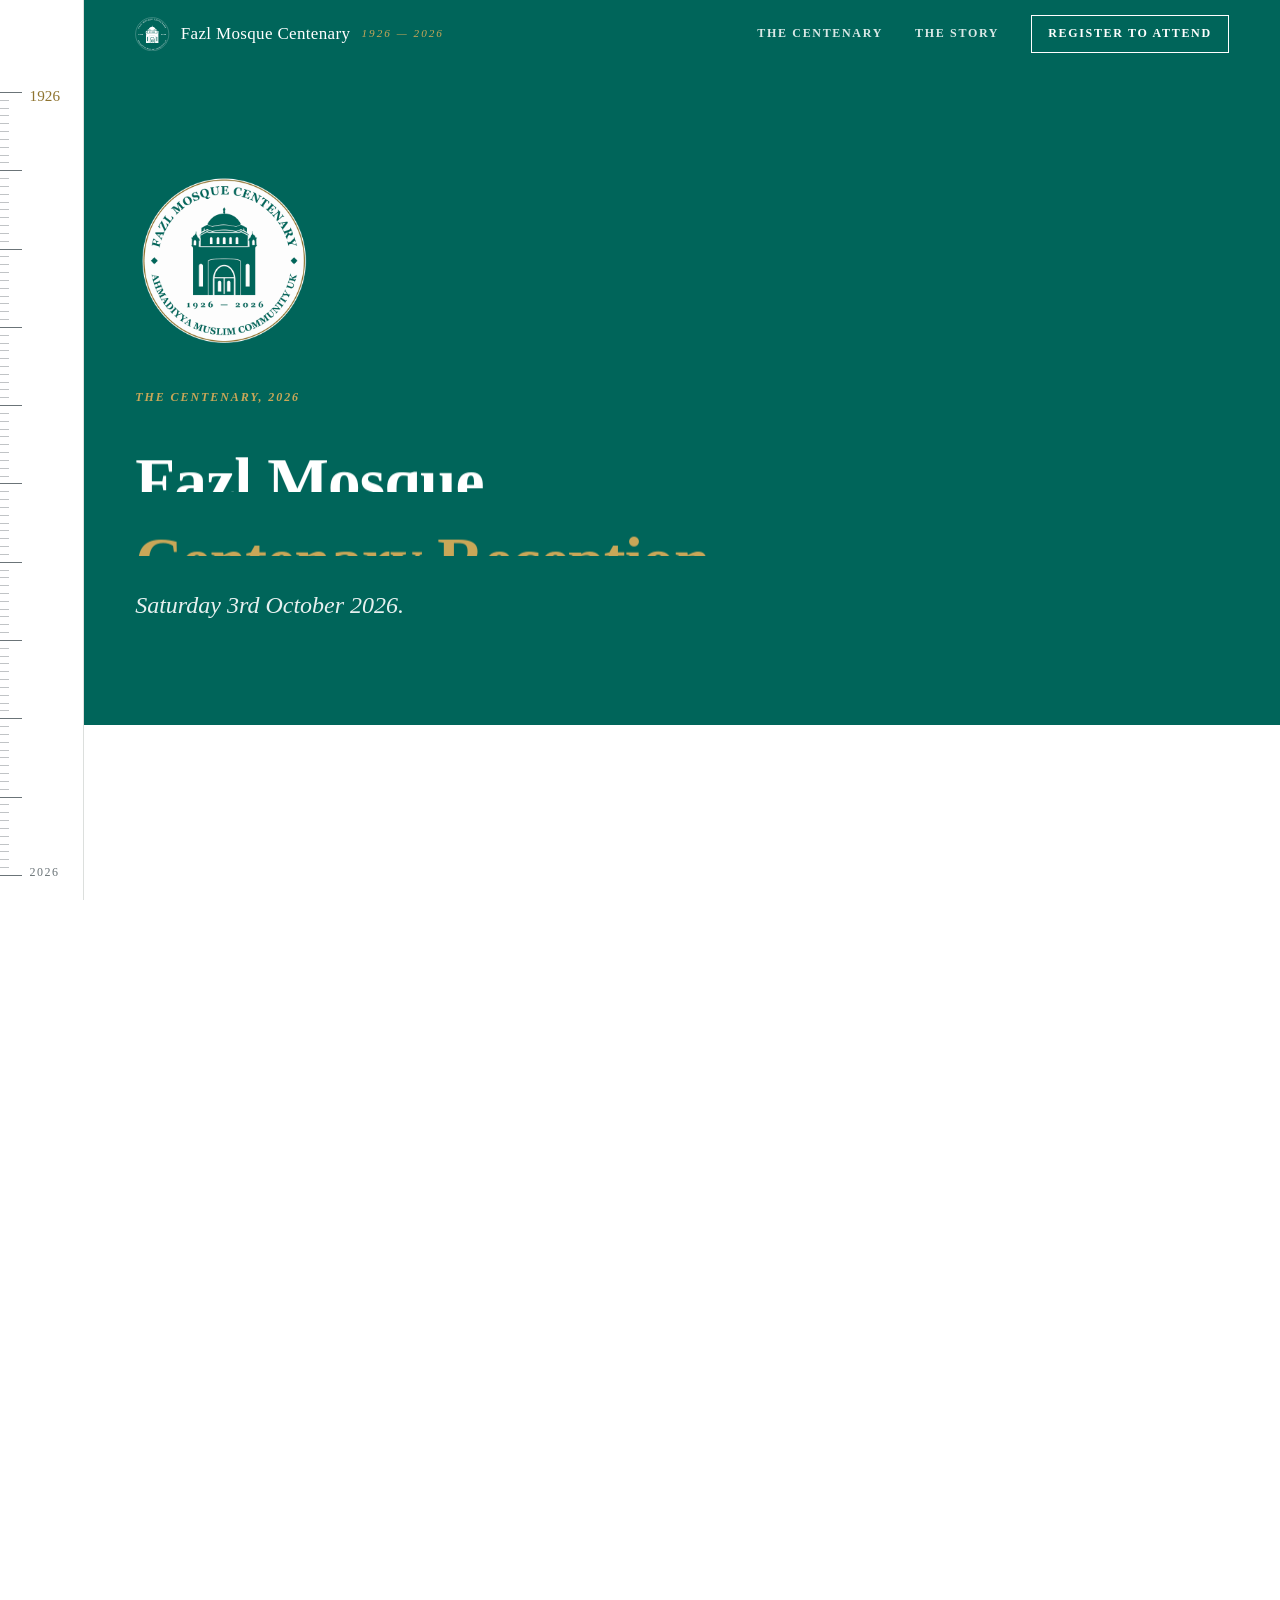
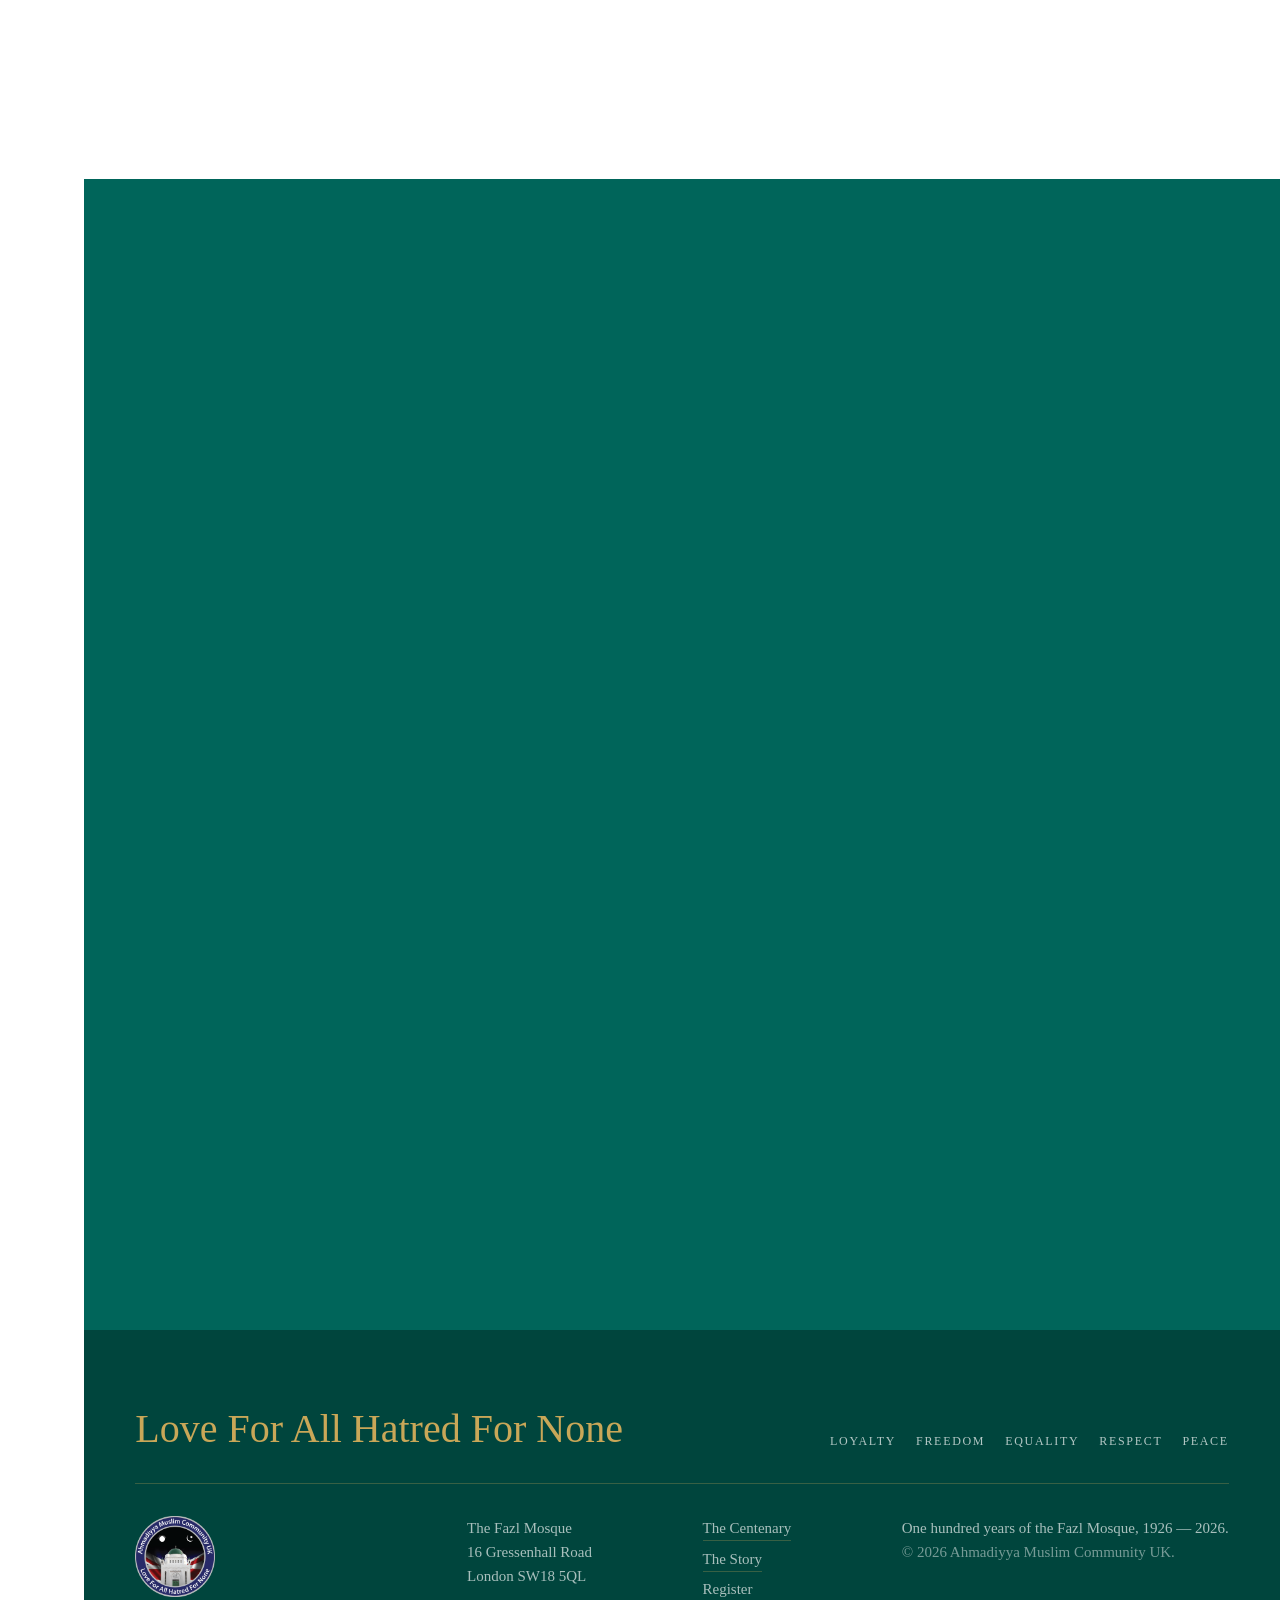
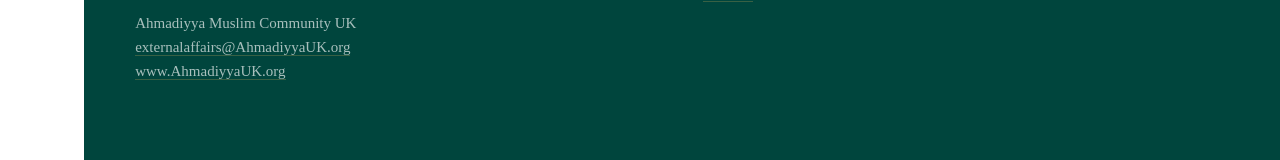
<file: visit/index.html>
<!doctype html>
<!-- The registration page moved to /register/. This file stays for two reasons:
     links to /visit/ were live on the site, and without a real directory here
     the server hands /visit to WordPress, which matches it to an unrelated
     post elsewhere on the domain. It is not part of the site. -->
<html lang="en">
  <head>
    <meta charset="utf-8" />
    <meta name="viewport" content="width=device-width, initial-scale=1" />
    <title>Register to Attend</title>
    <link rel="canonical" href="https://www.ahmadiyyauk.org/1926Centenary/register/" />
    <meta http-equiv="refresh" content="0; url=../register/" />
    <link rel="icon" href="../assets/amc-uk-logo-web.CEkUakyf.png" />
  </head>
  <body>
    <p>This page has moved to <a href="../register/">Register</a>.</p>
  </body>
</html>
</file>
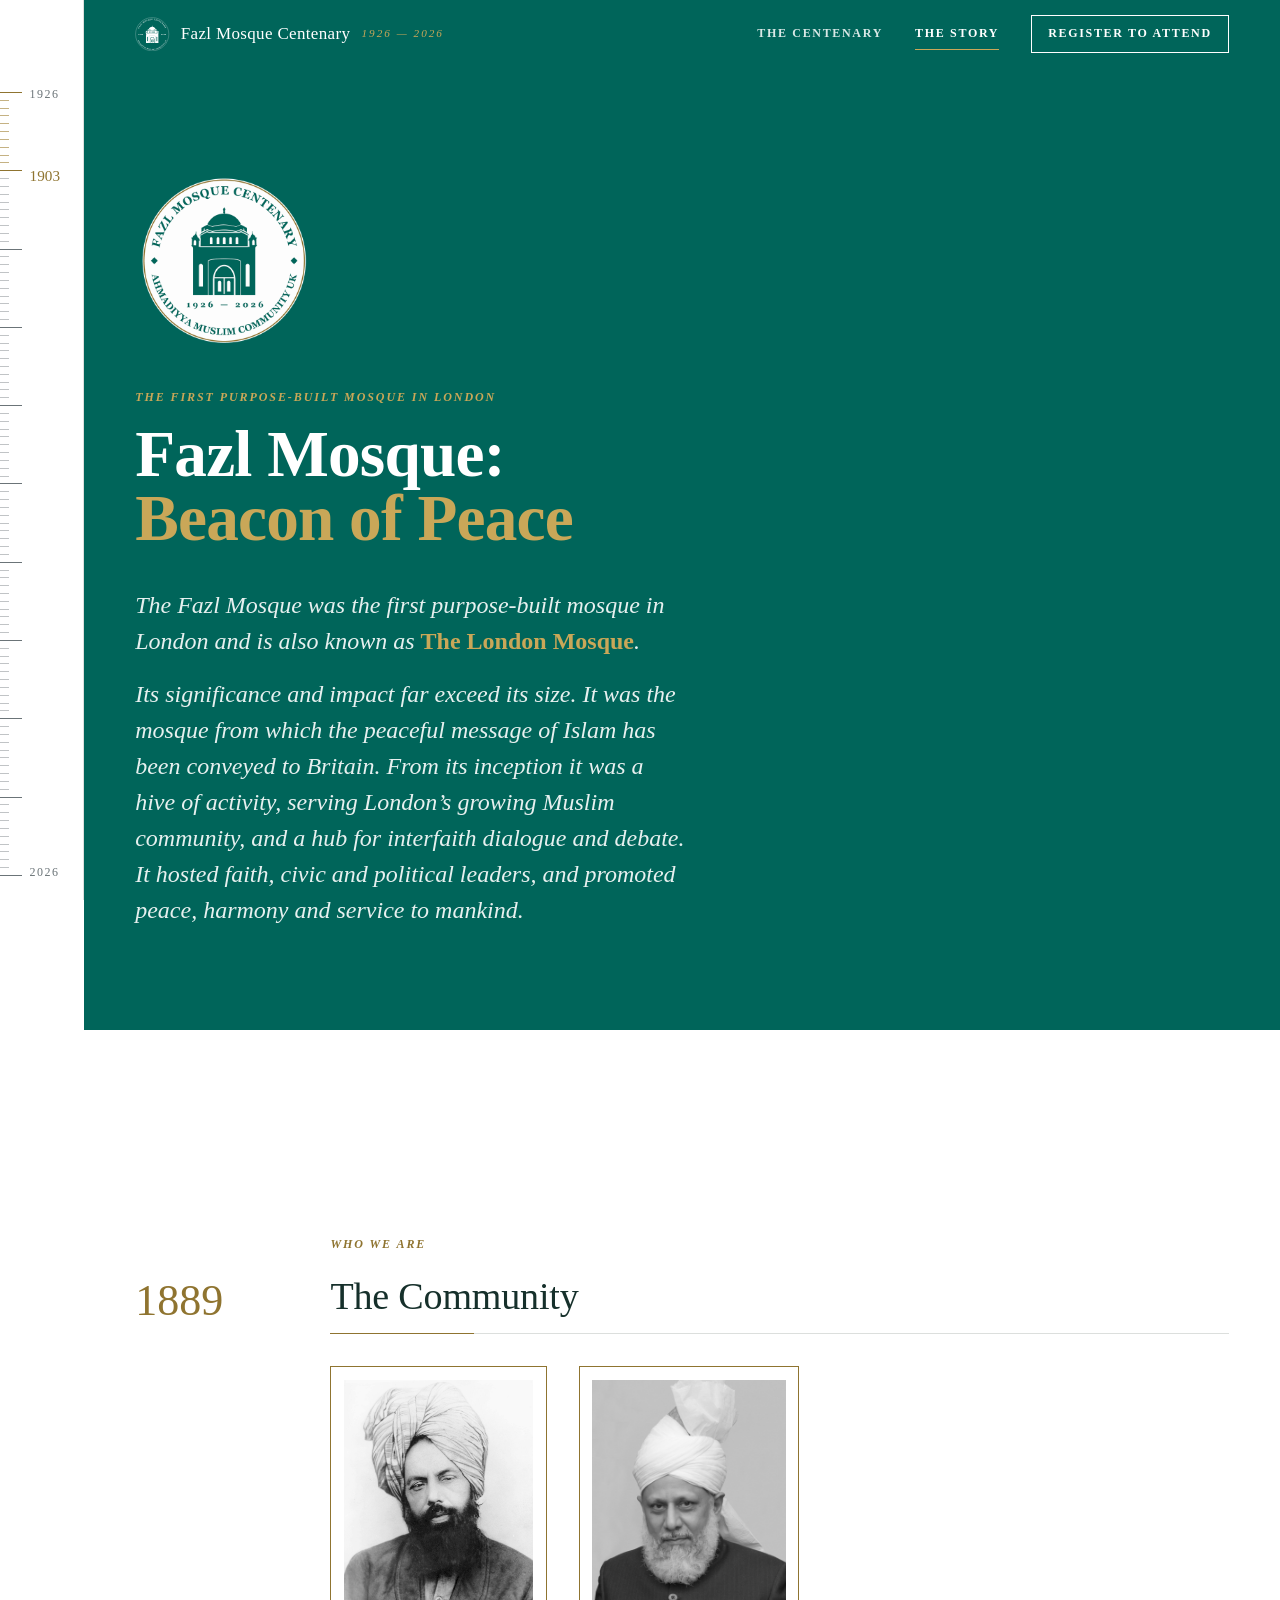
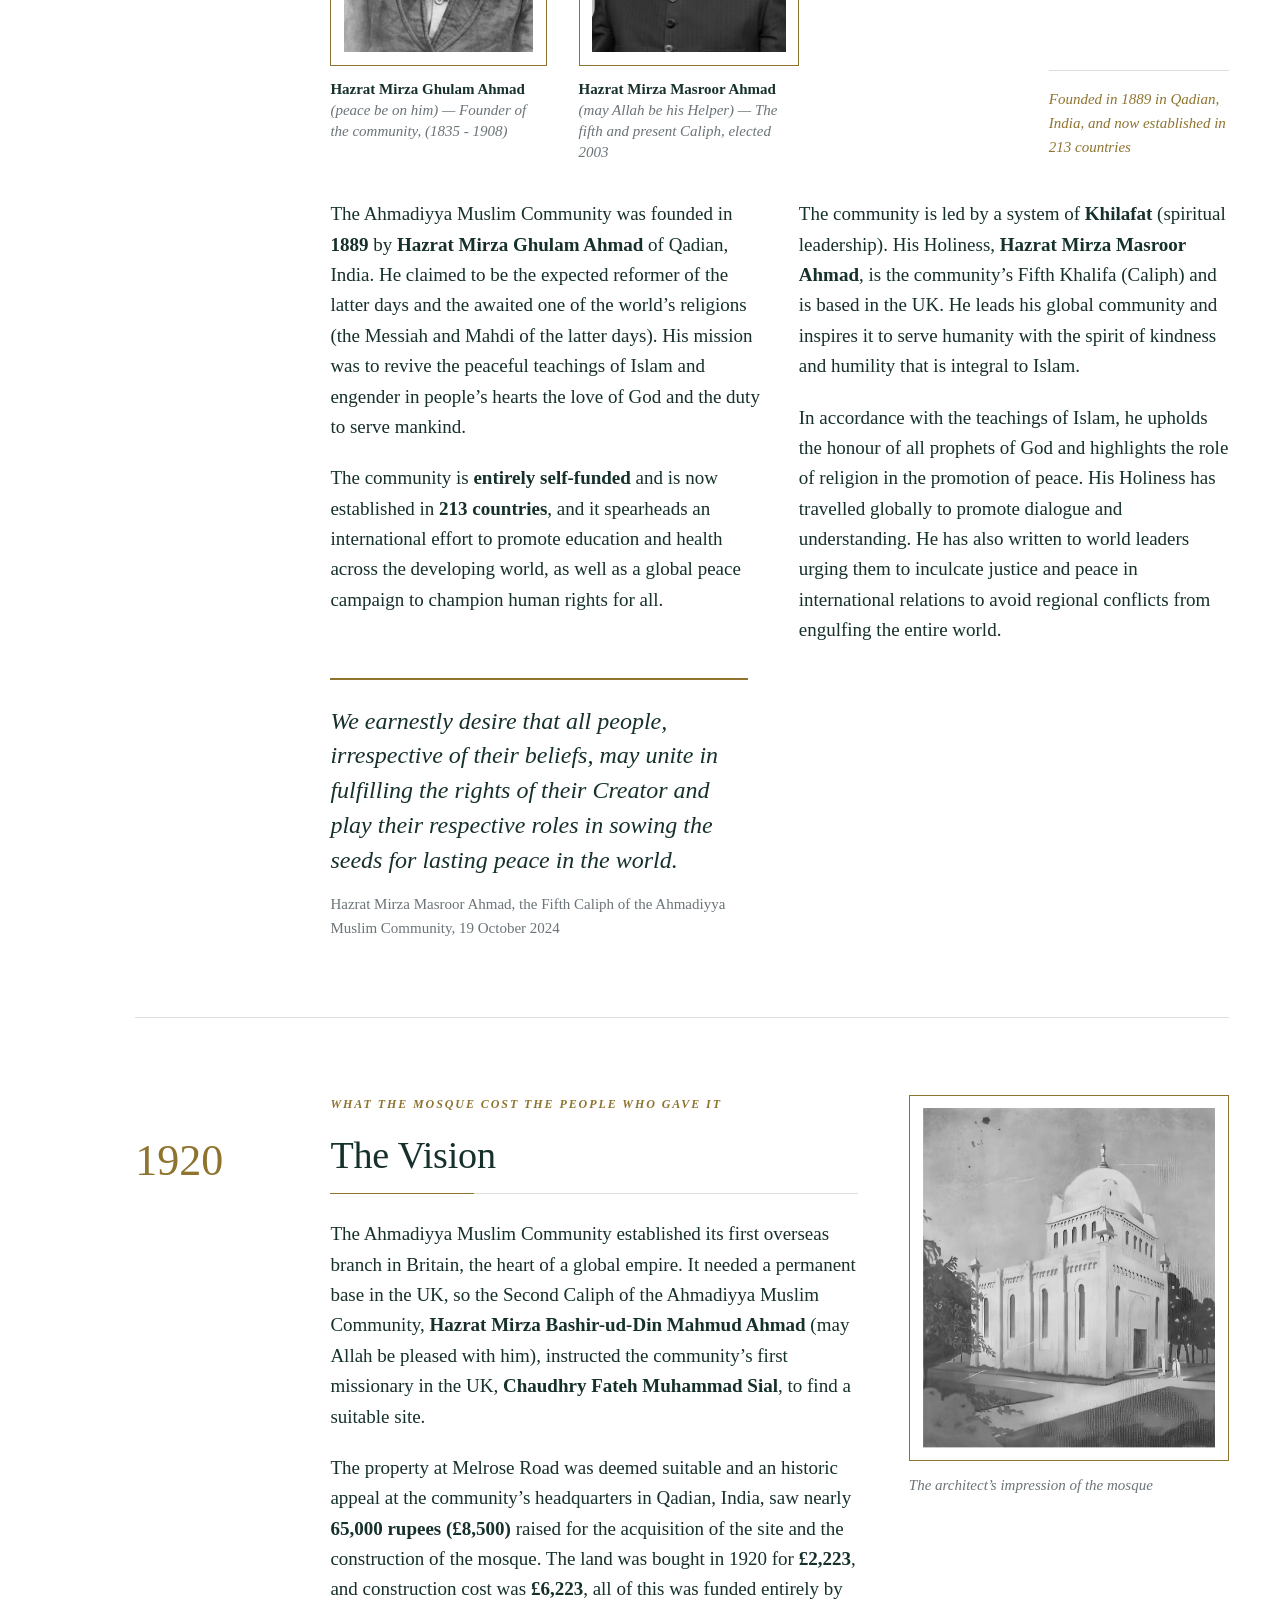
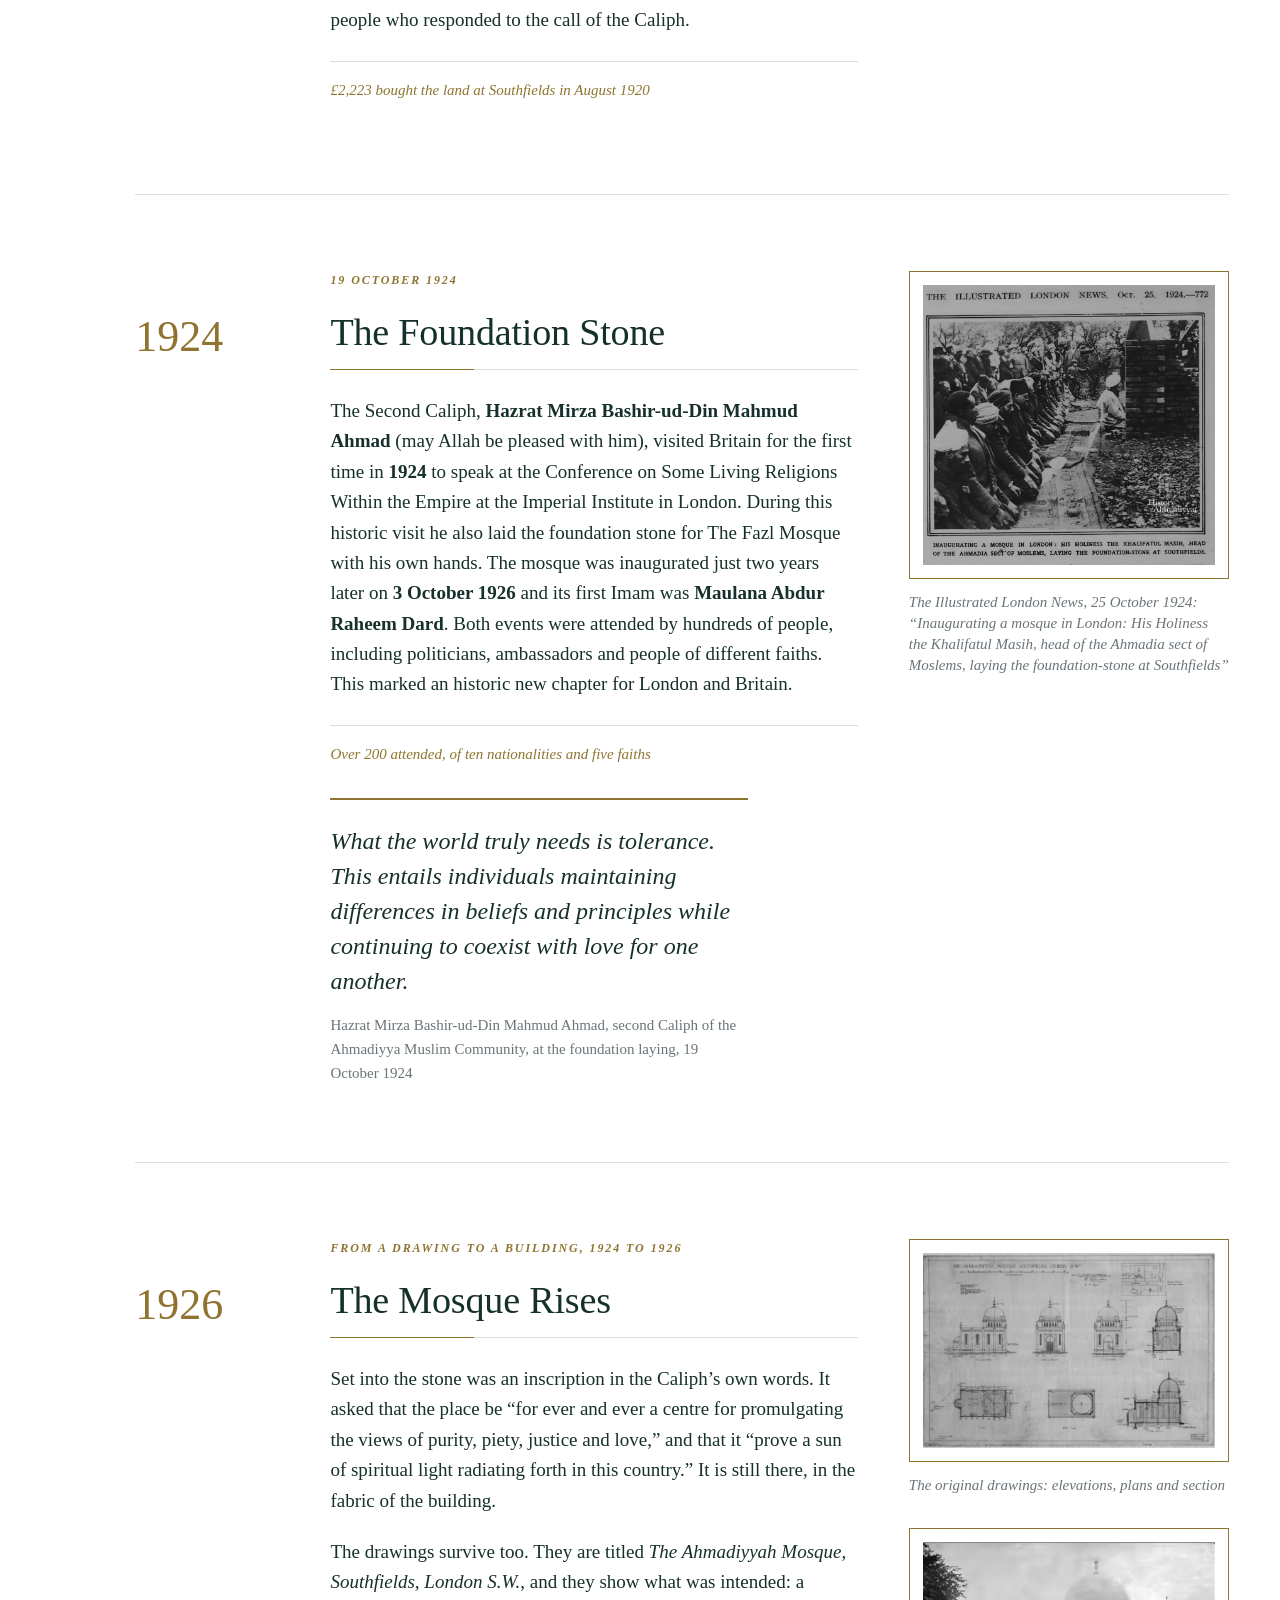
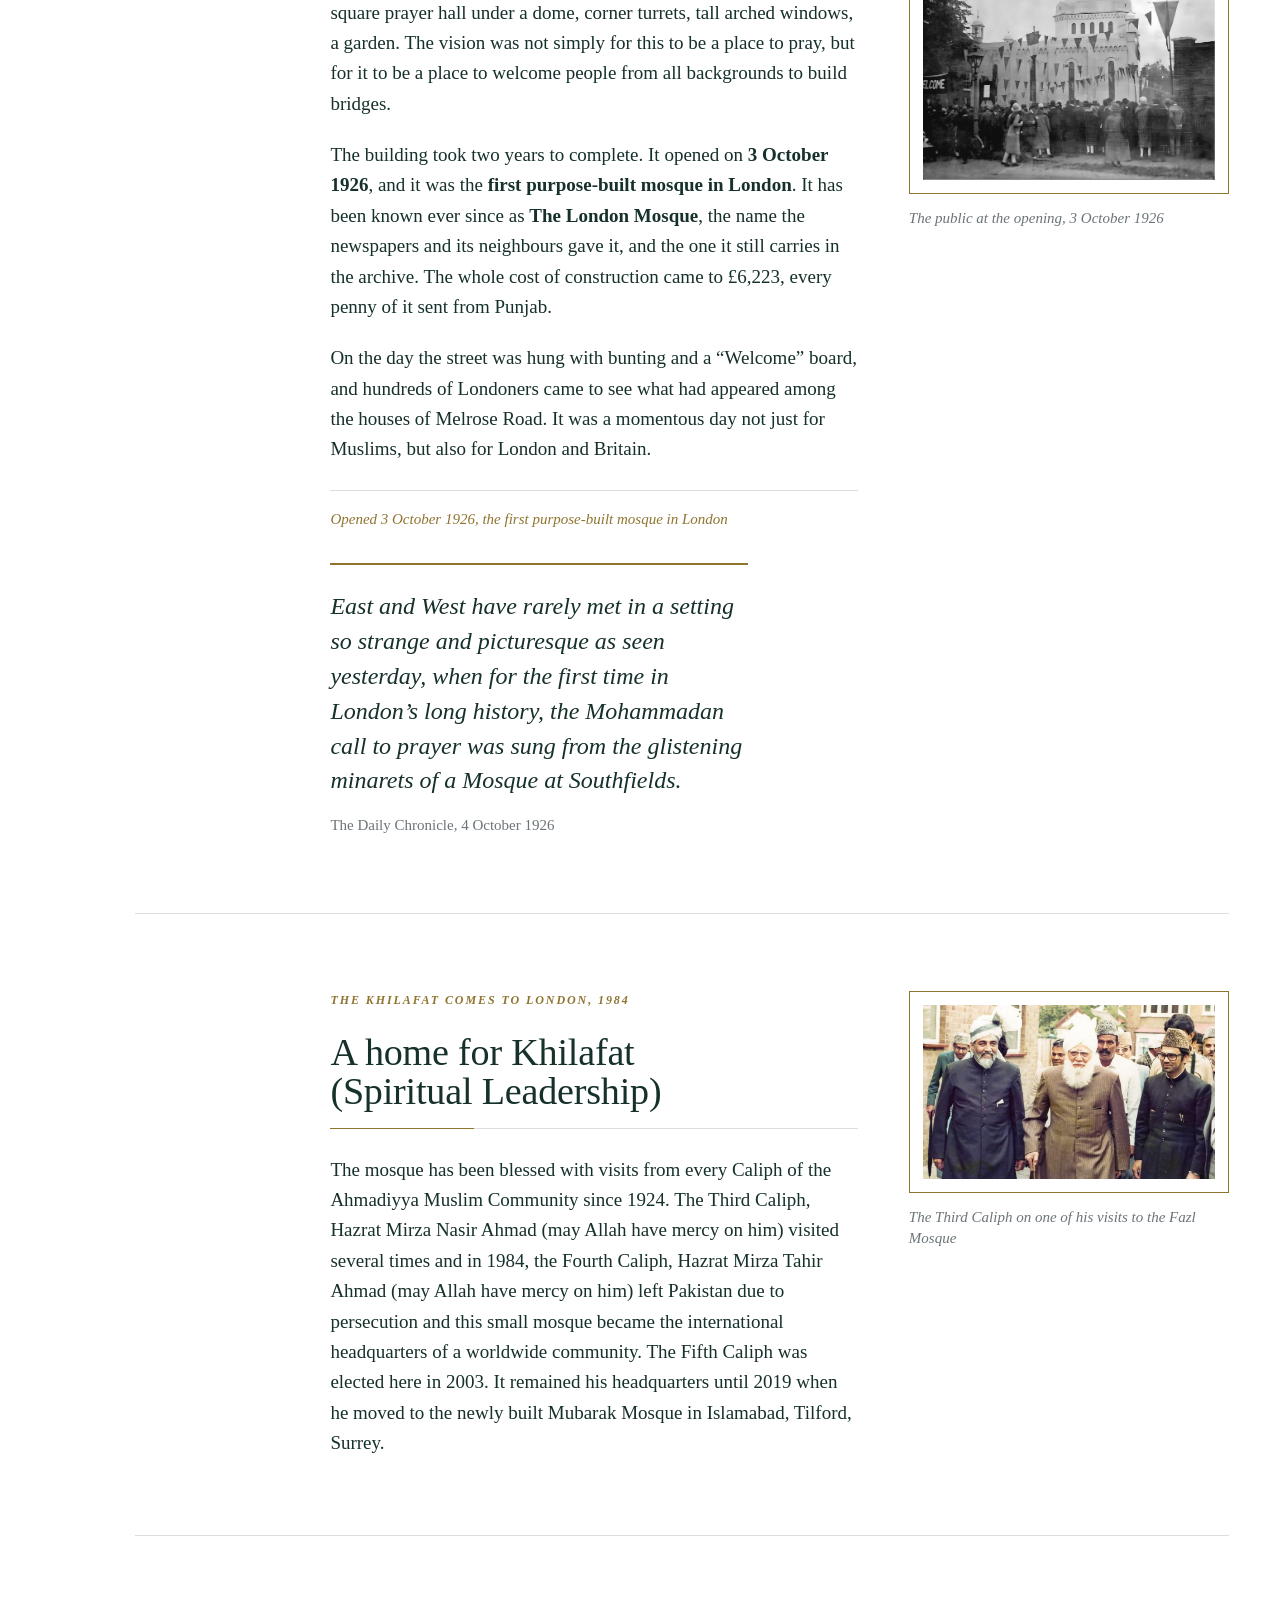
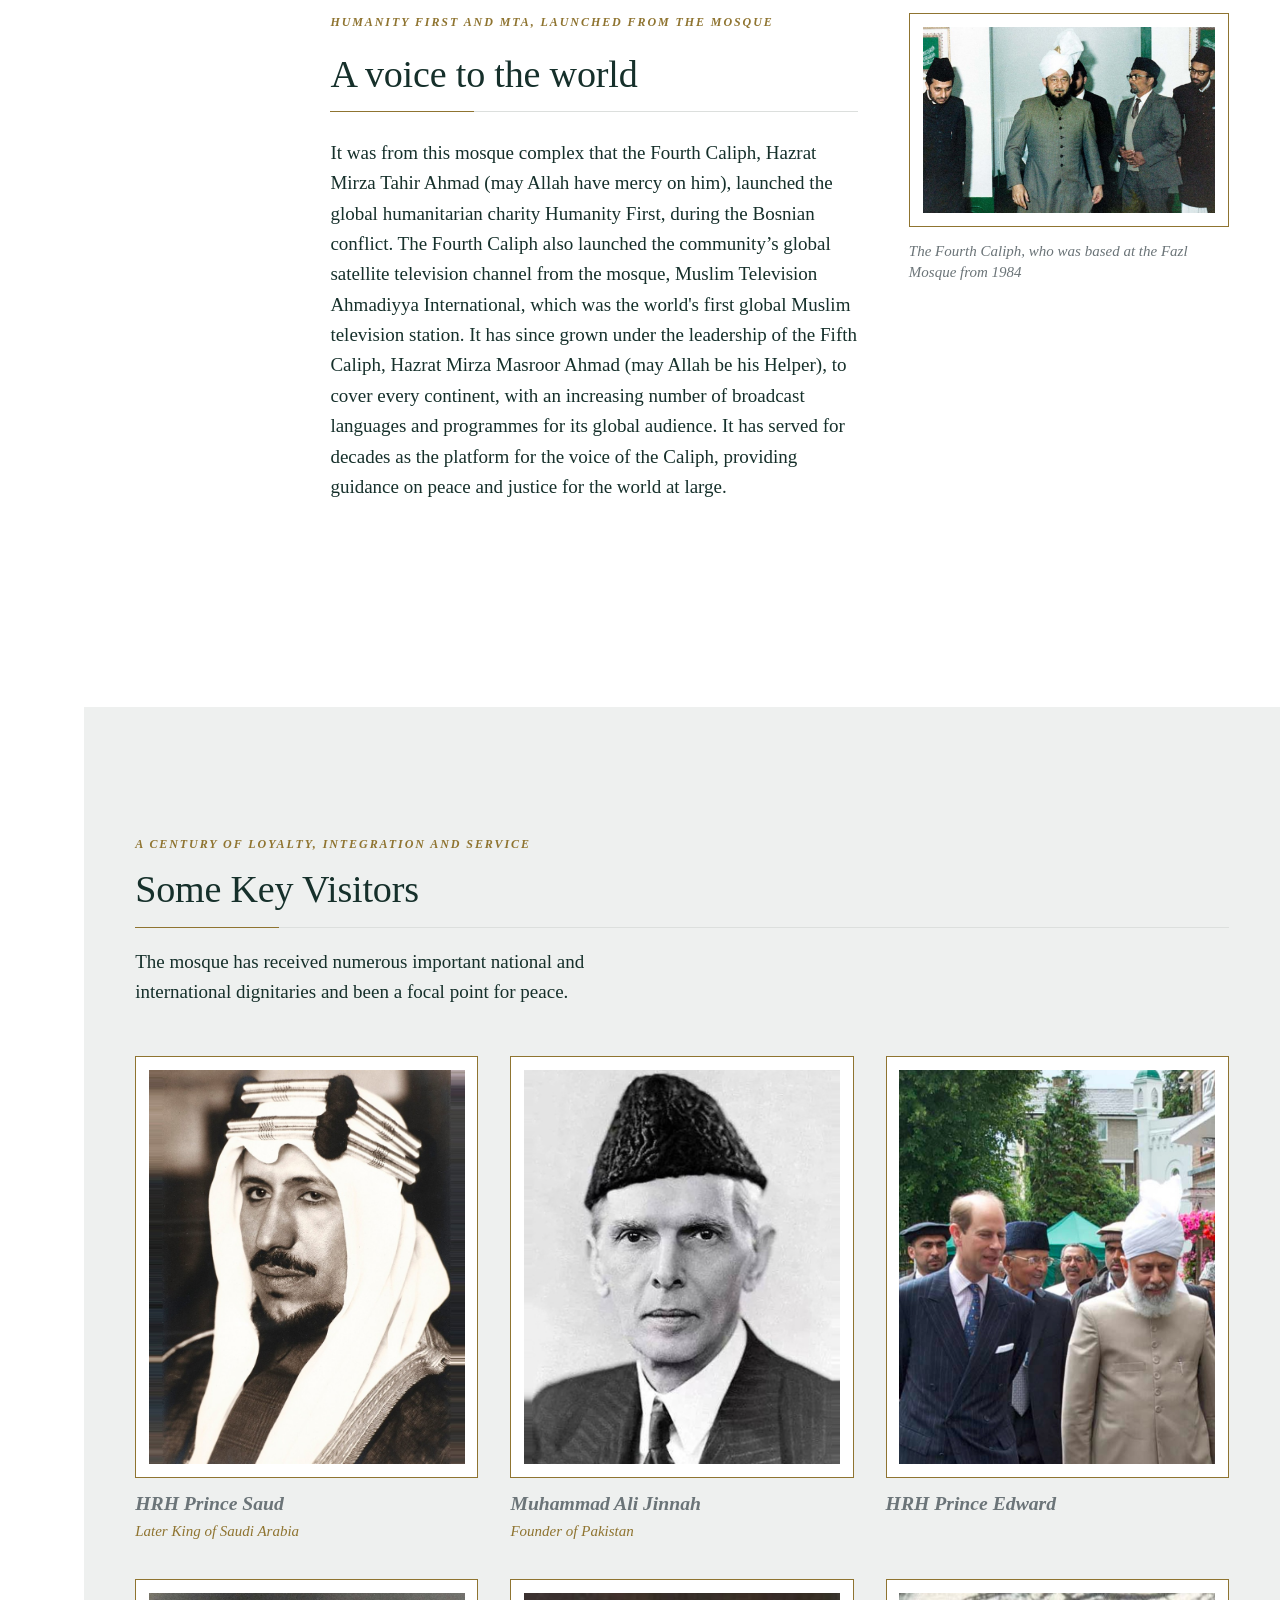
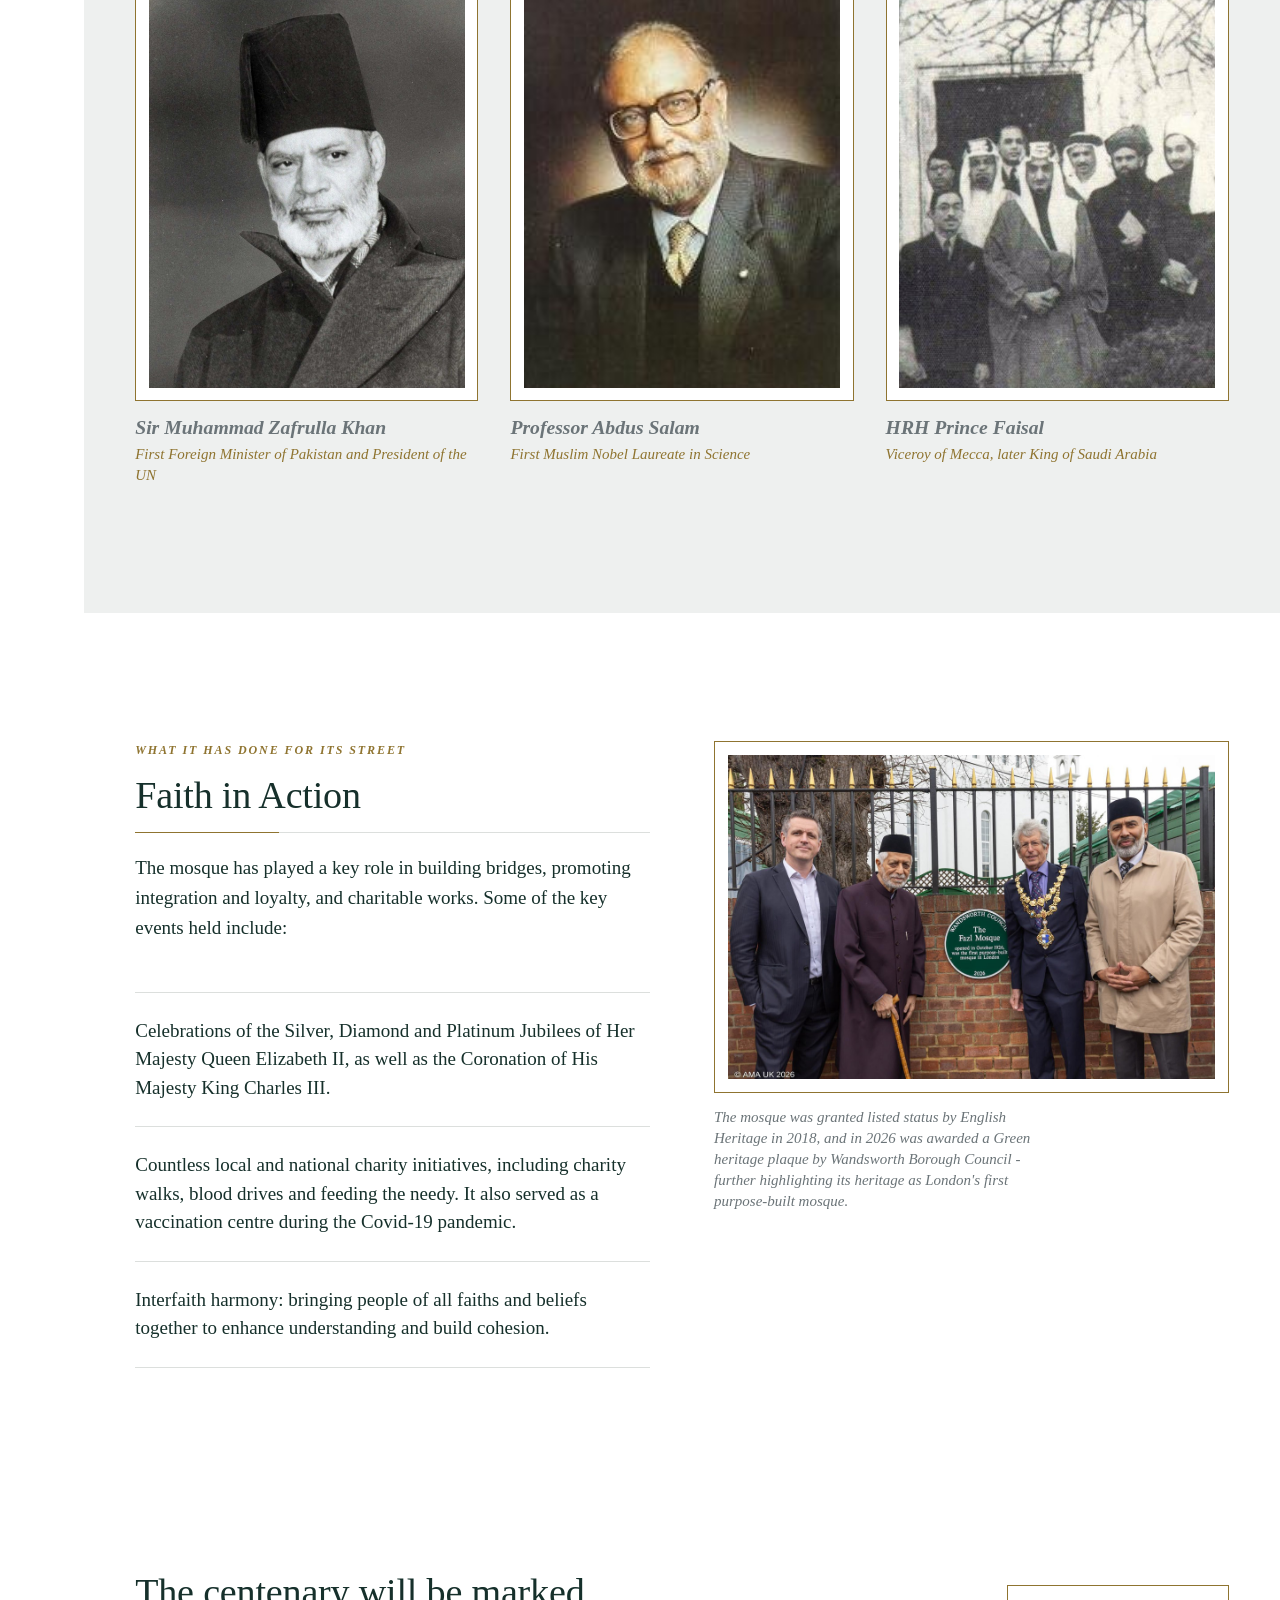
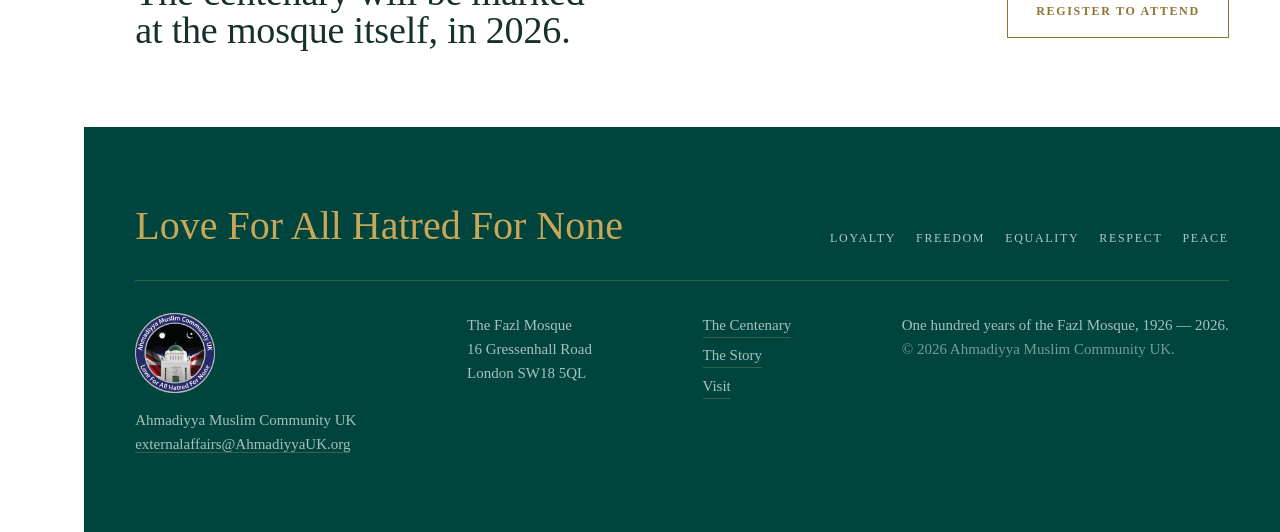
<file: story.html>
<!doctype html>
<html lang="en">
  <head>
    <meta name="robots" content="noindex, nofollow" />
    <meta charset="utf-8" />
    <meta name="viewport" content="width=device-width, initial-scale=1" />
    <title>The story — Fazl Mosque Centenary 1926 — 2026</title>
    <meta
      name="description"
      content="The Fazl Mosque was the first purpose-built mosque in London. How it was paid for from the Punjab, built between 1924 and 1926, and what has gone on inside it in the hundred years since."
    />
    <meta name="theme-color" content="#00655a" />
    <meta property="og:type" content="website" />
    <meta property="og:title" content="The story — Fazl Mosque Centenary" />
    <meta
      property="og:description"
      content="The Fazl Mosque was the first purpose-built mosque in London. How it was paid for from the Punjab, built between 1924 and 1926, and what has gone on inside it in the hundred years since."
    />
    <meta
      property="og:url"
      content="https://www.ahmadiyyauk.org/1926Centenary/story.html"
    />
    <meta
      property="og:image"
      content="https://www.ahmadiyyauk.org/1926Centenary/assets/mosque-today.wGWmuRkt.jpg"
    />
    <link rel="icon" href="./assets/amc-uk-logo-web.CEkUakyf.png" />
    <link rel="stylesheet" href="./assets/index.jeYOXMak.css" />
  </head>

  <body>
    <a class="skip" href="#main">Skip to content</a>
    <aside class="rail" aria-hidden="true">
      <div class="rail-inner">
        <span class="rail-cap rail-cap--top" id="railCapTop">1926</span>
        <div class="rail-track">
          <span class="tick tick--decade"></span><span class="tick"></span
          ><span class="tick"></span><span class="tick"></span
          ><span class="tick"></span><span class="tick"></span
          ><span class="tick"></span><span class="tick"></span
          ><span class="tick"></span><span class="tick"></span
          ><span class="tick tick--decade"></span><span class="tick"></span
          ><span class="tick"></span><span class="tick"></span
          ><span class="tick"></span><span class="tick"></span
          ><span class="tick"></span><span class="tick"></span
          ><span class="tick"></span><span class="tick"></span
          ><span class="tick tick--decade"></span><span class="tick"></span
          ><span class="tick"></span><span class="tick"></span
          ><span class="tick"></span><span class="tick"></span
          ><span class="tick"></span><span class="tick"></span
          ><span class="tick"></span><span class="tick"></span
          ><span class="tick tick--decade"></span><span class="tick"></span
          ><span class="tick"></span><span class="tick"></span
          ><span class="tick"></span><span class="tick"></span
          ><span class="tick"></span><span class="tick"></span
          ><span class="tick"></span><span class="tick"></span
          ><span class="tick tick--decade"></span><span class="tick"></span
          ><span class="tick"></span><span class="tick"></span
          ><span class="tick"></span><span class="tick"></span
          ><span class="tick"></span><span class="tick"></span
          ><span class="tick"></span><span class="tick"></span
          ><span class="tick tick--decade"></span><span class="tick"></span
          ><span class="tick"></span><span class="tick"></span
          ><span class="tick"></span><span class="tick"></span
          ><span class="tick"></span><span class="tick"></span
          ><span class="tick"></span><span class="tick"></span
          ><span class="tick tick--decade"></span><span class="tick"></span
          ><span class="tick"></span><span class="tick"></span
          ><span class="tick"></span><span class="tick"></span
          ><span class="tick"></span><span class="tick"></span
          ><span class="tick"></span><span class="tick"></span
          ><span class="tick tick--decade"></span><span class="tick"></span
          ><span class="tick"></span><span class="tick"></span
          ><span class="tick"></span><span class="tick"></span
          ><span class="tick"></span><span class="tick"></span
          ><span class="tick"></span><span class="tick"></span
          ><span class="tick tick--decade"></span><span class="tick"></span
          ><span class="tick"></span><span class="tick"></span
          ><span class="tick"></span><span class="tick"></span
          ><span class="tick"></span><span class="tick"></span
          ><span class="tick"></span><span class="tick"></span
          ><span class="tick tick--decade"></span><span class="tick"></span
          ><span class="tick"></span><span class="tick"></span
          ><span class="tick"></span><span class="tick"></span
          ><span class="tick"></span><span class="tick"></span
          ><span class="tick"></span><span class="tick"></span
          ><span class="tick tick--decade"></span>
        </div>
        <div class="rail-clip">
          <div class="rail-track">
            <span class="tick tick--decade"></span><span class="tick"></span
            ><span class="tick"></span><span class="tick"></span
            ><span class="tick"></span><span class="tick"></span
            ><span class="tick"></span><span class="tick"></span
            ><span class="tick"></span><span class="tick"></span
            ><span class="tick tick--decade"></span><span class="tick"></span
            ><span class="tick"></span><span class="tick"></span
            ><span class="tick"></span><span class="tick"></span
            ><span class="tick"></span><span class="tick"></span
            ><span class="tick"></span><span class="tick"></span
            ><span class="tick tick--decade"></span><span class="tick"></span
            ><span class="tick"></span><span class="tick"></span
            ><span class="tick"></span><span class="tick"></span
            ><span class="tick"></span><span class="tick"></span
            ><span class="tick"></span><span class="tick"></span
            ><span class="tick tick--decade"></span><span class="tick"></span
            ><span class="tick"></span><span class="tick"></span
            ><span class="tick"></span><span class="tick"></span
            ><span class="tick"></span><span class="tick"></span
            ><span class="tick"></span><span class="tick"></span
            ><span class="tick tick--decade"></span><span class="tick"></span
            ><span class="tick"></span><span class="tick"></span
            ><span class="tick"></span><span class="tick"></span
            ><span class="tick"></span><span class="tick"></span
            ><span class="tick"></span><span class="tick"></span
            ><span class="tick tick--decade"></span><span class="tick"></span
            ><span class="tick"></span><span class="tick"></span
            ><span class="tick"></span><span class="tick"></span
            ><span class="tick"></span><span class="tick"></span
            ><span class="tick"></span><span class="tick"></span
            ><span class="tick tick--decade"></span><span class="tick"></span
            ><span class="tick"></span><span class="tick"></span
            ><span class="tick"></span><span class="tick"></span
            ><span class="tick"></span><span class="tick"></span
            ><span class="tick"></span><span class="tick"></span
            ><span class="tick tick--decade"></span><span class="tick"></span
            ><span class="tick"></span><span class="tick"></span
            ><span class="tick"></span><span class="tick"></span
            ><span class="tick"></span><span class="tick"></span
            ><span class="tick"></span><span class="tick"></span
            ><span class="tick tick--decade"></span><span class="tick"></span
            ><span class="tick"></span><span class="tick"></span
            ><span class="tick"></span><span class="tick"></span
            ><span class="tick"></span><span class="tick"></span
            ><span class="tick"></span><span class="tick"></span
            ><span class="tick tick--decade"></span><span class="tick"></span
            ><span class="tick"></span><span class="tick"></span
            ><span class="tick"></span><span class="tick"></span
            ><span class="tick"></span><span class="tick"></span
            ><span class="tick"></span><span class="tick"></span
            ><span class="tick tick--decade"></span>
          </div>
        </div>
        <span class="rail-year" id="railYear">1926</span>
        <span class="rail-cap rail-cap--bottom" id="railCapBottom">2026</span>
      </div>
    </aside>
    <header class="bar" id="bar">
      <a
        class="bar-mark"
        href="./index.html"
        aria-label="Fazl Mosque Centenary 1926 — 2026"
      >
        <span class="seal bar-seal">
          <svg
            width="84mm"
            height="84mm"
            viewBox="0 0 480 480"
            role="img"
            aria-label="The Fazl Mosque Centenary 1926–2026 — London's first purpose-built mosque"
            style="display: block"
          >
            <g>
              <circle
                cx="240"
                cy="240"
                r="232"
                fill="none"
                stroke="currentColor"
                stroke-width="3"
              ></circle>
              <g
                transform="translate(148.7265159574468 119) scale(0.48404255319148937) translate(-351 -302)"
              >
                <g>
                  <path
                    d="M478.36,567.22l2.14,2.15.05,9.03h4.69s.25-9.15.25-9.15c2.5-1.35,2.77-4.21,5.5-4.3,1.24-.04,2.47.66,3.4,1.7l2.6,2.92.29,8.47,4.45-.05.22-8.6c2.92-2.27,2.87-4.85,6.44-4.32,1.21.18,2.13,1.08,2.85,2.33l2.12,2.1.11,8.49h4.37s.12-8.41.12-8.41c2.51-1.61,2.65-3.87,4.93-4.4,1.43-.34,2.92.15,3.99,1.31l2.9,3.14.14,9.02,4.7-.02-.06-9.23c2.94-2.06,2.95-4.92,6.53-4.33,1.18.2,1.92,1.27,2.88,2.27l2.09,2.18.08,8.91,4.5-.06.44-9.12c2.99-2.24,2.92-4.8,6.53-4.2,1.17.19,1.81,1.41,2.76,2.42l2.02,2.16.05,9,4.58-.05.2-9.33c3-1.94,2.92-4.88,6.57-4.19,1.24.23,2.05,1.14,2.78,2.43l1.94,1.93.15,8.98h4.72s.18-9.26.18-9.26c2.52-1.23,2.65-3.77,5.22-4.13,1.28-.18,2.55.21,3.44,1.18l3.01,3.29v9.01s4.42.01,4.42.01l.39-9.38c2.85-1.71,3.02-4.6,6.52-4.12,1.18.16,2.12,1.09,2.84,2.34l2.05,2.23.18,8.39h4.68s.12-8.67.12-8.67l2.12-2.02c.85-1.55,1.94-2.45,3.55-2.44,1.74,0,2.91.93,3.75,2.6l1.89,1.92.1,8.62h4.77s.16-8.44.16-8.44l2.26-2.68c1.02-1.21,2.08-2.06,3.57-1.98s2.61,1.02,3.47,2.5l2.09,2.17.04,8.44h4.87s.17-8.89.17-8.89c2.79-1.6,2.55-4.43,5.88-4.21,1.3.08,2.11,1.1,3.14,2.12l2.31,2.28.05,8.69h4.63s.17-8.64.17-8.64l2.46-2.69c.97-1.06,2.1-1.76,3.41-1.66s2.11,1.05,3.05,2.11l2.19,2.48.18,8.44,4.82.04.05-8.51,2.1-2.19c.81-1.48,1.94-2.39,3.47-2.38s2.72.84,3.55,2.28l2.12,2.13.27,12.74h3.86s.03-50.15.03-50.15c-.87-.35-1.51.16-1.88.69l-2.78,3.91c-.48.67-1.21,1.02-1.9.85-2.22-.52-1.07-3.8-2.94-4.19l-3.8-.8c-.67-.14-1.06-.76-1.22-1.15-.68-1.64,1.82-3.52,1.78-4.65l-1.1-34.01-4.03-.28-1.13-3,8.12-14.17,3.15-.08,2.68-6.73c.82-3.84,2.19-7.03,5-9.86,1.15-1.16,1.88-3.26,1.93-4.94l.32-10.41c.03-.85-1.12-1.52-.17-2.44.57-.56,1.15-1.2,2.05-.69.7.39,1.45,1.21.96,2.16-.4.77-.79,1.55-.6,2.54l1.34,7.3,1.87,2.89c.46,1.73,1.62,2.98,3,4l5.44,4.04c4.08,3.03,4.27,8.03,7.02,12.01l7.72.09-4.54,7.33.54,35.51,2.84.06c.22,2.35-1.08,4.37-2.84,5.81l-4.54,3.71c.23,2.23-1.09,4.07-1.46,6.3l-.07,268.66-113.49-.17.07-95.21c-.7-8.61-2.14-16.69-4.66-24.86-2.89-9.39-7.02-18.01-12.59-26.03-4.22-6.08-9.08-10.92-15.02-15.28-10.02-7.36-21.91-11.36-34.47-10.54-17.15,1.11-34.01,11.83-43.88,25.83-10.64,14.88-16.95,32.5-18.41,50.85l-.15,94.14c0,.51.04.72-.1.93-.11.16-.3.2-.82.2l-111.28.4c-.61,0-.91.11-1.28-.07-.22-.11-.14-.53-.14-1.15v-209.37s.08-58.4.08-58.4l-2.39-5.89-5.25-4.17c-1.24-1.53-2.38-2.93-1.94-5.1.79.11,1.56.31,2.54.06l.68-34.53-4.87-7.9c-.18-.29-.11-.48.03-.54.18-.08.59-.08.81-.08h5.84s3.22-4.83,3.22-4.83c3.63-7.93,9.4-9.03,12.2-12.14,1.38-1.53,2.74-3.52,3.13-5.57l1.62-8.61c.1-.54-1.16-1.32-.88-1.79.41-.68.83-1.25,1.3-1.55.86-.57,1.58.39,2.03.74,1.35,1.05.08,1.69,0,2.48-.4,3.68-.02,7.36.31,11.04.19,2.1,1.13,3.82,2.52,5.23,2.3,2.33,3.27,4.98,3.95,8.14.5,2.33,1.92,5.22,3.52,6.95,1.51.21,2.69.04,3.66,1.66l6.82,11.44c-.12,1.53-.69,2.94-1.36,4.3l-3.72.09-1.17,34.11,2.19,3.76c.32.55-.72,1.91-1.32,2.14-2.31.86-4.76-.52-4.94,2.24-.08,1.27-1.08,2.1-2.35,2.12-.96.02-1.6-.55-2.07-1.38l-.25-.44c-1.33-2.38-3.22-4.3-3.08-2.66l-.02,49.32,3.54.04c1.04.01,1.68-.76,1.72-1.79l.36-11.15c2.58-1.27,2.69-3.82,4.98-4.13,1.23-.16,2.58.23,3.45,1.27l2.7,3.22.18,8.7h4.32s.54-9.09.54-9.09c2.68-1.18,2.38-4.06,5.62-4.17,1.66-.06,3.01.88,3.82,2.46l1.98,2.19-.06,8.74,4.21-.02.67-9.22c2.95-1.64,2.88-4.68,6.52-4.1,1.36.22,2.07,1.39,2.95,2.67.6.87,1.77,1.41,1.79,2.71l.08,7.77,4.61-.02.34-9.17c2.8-1.31,2.65-4.28,6.12-4.08,1.42.08,2.29,1.14,3.34,2.32l1.98,2.22-.02,8.44,4.03.05c.25,0,.54-.05.55-.34l.23-8.28,1.89-1.94c.85-1.49,2.22-2.56,3.79-2.52,1.72.05,2.98,1.05,3.78,2.67l1.97,1.85.15,8.69,3.87.11c.31,0,.67-.1.67-.46l.1-8.37,2.06-2.07c.78-1.47,1.82-2.49,3.3-2.59,1.7-.12,3.03.74,3.9,2.28Z"
                    fill="currentColor"
                  />
                  <path
                    d="M714.49,518l-14.57.57-.44-19.37c.46-4.75,2.88-8.91,6.4-11.99,1.03-.43,1.86-.02,2.67.65,3.17,2.58,4.79,6.36,5.32,10.47l.62,19.67Z"
                    fill="var(--band-bg, var(--brand-dome-deep))"
                  />
                  <path
                    d="M378.54,519.62l-14.6-.53.92-20.78c.19-4.28,3.93-7.59,7.52-9.82,3.99,2.66,6.42,6.77,6.87,11.46l-.7,19.68Z"
                    fill="var(--band-bg, var(--brand-dome-deep))"
                  />
                  <polygon
                    points="674.57 532.5 637.79 532.51 637.54 523.02 440.46 523.01 440.3 532.49 404.1 532.51 405.02 481.03 403.45 477.41 403.51 463.39 441.04 444.56 451.49 448.01 626.41 447.98 637.31 444.76 675.02 463.19 675.12 477.75 673.94 480.7 674.57 532.5"
                    fill="currentColor"
                  />
                  <path
                    d="M543.7,401.07c-24.9-.96-49.06,2.29-72.61,9.67l-28.28-10.99c2.58-5.33,5.55-10.06,8.93-14.8,4.9-6.85,10.06-13.17,16.2-18.95,19.05-17.89,42.05-26.2,67.9-27.26l.9-2.11-2.54-2.74c-1.13-1.22.95-2.31.92-3.24l-.37-9.66c-.04-1.05-.95-1.99-1.45-2.76-1.88-2.9.45-3.94,2.05-6-.86-2.14-.32-4.29,1.86-5.32.3-.14.74-.46.92-.66.21-.23-.27-1.1-.12-1.39l1.61-3.19c.47,1.34.67,1.96,1.31,2.97l.44,1.63c2.1.68,3.74,2.7,3.29,4.88l-.46,1.21c-.2.52,2.57,1.56,2.8,3.22.42,2.93-2.33,3.83-2.37,5.09l-.22,8.76c-.02.81.39,1.53.9,2.05,1.66,1.71-.93,2.79-2.42,5.09.22.73.52,1.38.99,2.02,26.14,1.32,49.3,9.78,68.27,28.04,9.82,9.47,17.57,20.72,23.52,32.97l-28.34,12.37c-20.62-6.14-41.76-10-63.64-10.9Z"
                    fill="currentColor"
                  />
                  <path
                    d="M607.32,438.22l-29.08-6.06c-26.31-4.2-52.77-4.04-79,.6l-27.64,4.9-29.42-10.78-14.44,6.96.04-9.51c0-.48-.12-1-.35-1.18-.39-.32-1.05-.36-1.6-.11-1.55.69-2.14,2.35-2.33,4.01l-.37,8.79-13.66,6.87-.08-22.66,5.74-3.2,27.44-14.64,29.48,12.13c21.76-6.84,43.89-10.4,66.55-10.58,23.43.24,46.5,3.9,68.83,10.74l28.3-12.5,33.56,17.46.2,23.33-14.36-7.02-.54-7.94c.03-3.03-1.8-5.78-3.56-5.16-.43.15-.85.79-.84,1.44l.2,9.48-14.2-6.78-28.86,11.4Z"
                    fill="currentColor"
                  />
                  <path
                    d="M536.66,442.55l-64.64-.05,27.56-5.48c29.5-4.75,61-2.98,90.32,2.39l16.59,3.12h-69.83Z"
                    fill="currentColor"
                  />
                  <path
                    d="M680.89,460.44l-11.89-5.9-31.27-15.77c-.98-.5-1.6-.38-2.53-.04l-9.15,3.39-18.65.39,10.95-3.85,16.51-5.62c.81-.28,1.72-.29,2.5.09l14.93,7.24,19.74,9.39.8,3.85,9.1,4.62c.28.68-.4,1.77-1.03,2.2Z"
                    fill="currentColor"
                  />
                  <path
                    d="M438.1,434.7c3.28-.78,4.94-.81,8.32.06,6,1.75,11.91,3.72,17.73,5.9.62.26.85,1.05.42,1.61l-12.36.14c-3.25-1.69-6.59-3.21-10.02-4.58l-.84.02c-4.3,2.4-8.6,4.77-12.88,7.11-3.56,1.86-7.06,3.9-10.5,6.11-3.38,1.44-6.68,3.12-9.9,5.03-.97.32-1.11,0-1.41-.77-.85-2.19,1.82-4.73,3.25-5.95,7.61-3.54,15.03-7.36,22.26-11.46,1.07-.11,1.86-.6,2.37-1.47l3.57-1.74Z"
                    fill="currentColor"
                  />
                  <path
                    d="M434.53,436.44c-.03.58-.15,1.16-.43,1.4-.36.3-1.08.18-1.66.26-.75.1-1.22,1.3-1.86,1.61l-5.82,2.9-2.35,1.23-7.26,3.65c-1.46.73-2.83,1.52-4.39,1.92-.63.16-.76,1.1-1.09,1.31-1.68,1.1-2.99,2.71-2.34,4.94l3.6-1.7c1.16-.96,1.57-1.37,3.11-1.79.77-.21,1.64-1.64,2.9-1.32,1.36.34,1.72-1.3,2.33-1.62,1.11-.57,2.42-1.05,3.56-1.71l3.14-1.82c.51-.3,1.43-.79,1.86-1.36,1.57.12,2.82-1.06,4.04-1.8l5.29-3.19,4.78-2.44c.96.45,1.82,1.33,2.81,1.43,1.32.14,1.87.82,3.01,1.3l2.5,1.03c.85.35,1.56.65,2.04,1.56l11.65-.08c.22,0,.19-.89-.08-.93-.14-.02-.4-.09-.65-.21l-4.37-2c-1.04-.47-1.58-.84-2.86-.8-.58.02-1.77-.6-2.31-.74l-2.56-.65c-3.24-1.28-6.56-2.73-10.2-1.99-1.02.21-2.01.83-2.82-.14,1.08-.53,2.74-1.83,4.14-1.6l14.32,4.38,15.02,5.03-19.71.1-10.24-4.26-42.86,23.71c-.91-.28-1.4-.8-1.8-1.44l9.1-5,.3-3.12c.15-1.58.99-2.39,2.35-3.08l25.82-12.98Z"
                    fill="currentColor"
                  />
                  <rect
                    x="379.24"
                    y="527.63"
                    width="327.74"
                    height="63.23"
                    fill="currentColor"
                  />
                  <rect
                    x="434.48"
                    y="487.03"
                    width="209.06"
                    height="52.72"
                    fill="currentColor"
                  />
                  <rect
                    x="395.42"
                    y="635.84"
                    width="22.13"
                    height="117.6"
                    fill="var(--band-bg, var(--brand-dome-deep))"
                  />
                  <circle
                    cx="406.49"
                    cy="635.84"
                    r="11.06"
                    fill="var(--band-bg, var(--brand-dome-deep))"
                  />
                  <rect
                    x="662.81"
                    y="635.84"
                    width="22.13"
                    height="117.6"
                    fill="var(--band-bg, var(--brand-dome-deep))"
                  />
                  <circle
                    cx="673.87"
                    cy="635.84"
                    r="11.06"
                    fill="var(--band-bg, var(--brand-dome-deep))"
                  />
                  <rect
                    x="532.3"
                    y="481.67"
                    width="15.4"
                    height="29.26"
                    fill="var(--band-bg, var(--brand-dome-deep))"
                  />
                  <ellipse
                    cx="540"
                    cy="481.67"
                    rx="7.7"
                    ry="9.85"
                    fill="var(--band-bg, var(--brand-dome-deep))"
                  />
                  <rect
                    x="496.1"
                    y="481.82"
                    width="15.4"
                    height="29.26"
                    fill="var(--band-bg, var(--brand-dome-deep))"
                  />
                  <ellipse
                    cx="503.8"
                    cy="481.82"
                    rx="7.7"
                    ry="9.85"
                    fill="var(--band-bg, var(--brand-dome-deep))"
                  />
                  <rect
                    x="457.09"
                    y="481.67"
                    width="15.4"
                    height="29.26"
                    fill="var(--band-bg, var(--brand-dome-deep))"
                  />
                  <ellipse
                    cx="464.79"
                    cy="481.67"
                    rx="7.7"
                    ry="9.85"
                    fill="var(--band-bg, var(--brand-dome-deep))"
                  />
                  <rect
                    x="568.5"
                    y="481.67"
                    width="15.4"
                    height="29.26"
                    fill="var(--band-bg, var(--brand-dome-deep))"
                  />
                  <ellipse
                    cx="576.2"
                    cy="481.67"
                    rx="7.7"
                    ry="9.85"
                    fill="var(--band-bg, var(--brand-dome-deep))"
                  />
                  <rect
                    x="604.7"
                    y="481.67"
                    width="15.4"
                    height="29.26"
                    fill="var(--band-bg, var(--brand-dome-deep))"
                  />
                  <ellipse
                    cx="612.4"
                    cy="481.67"
                    rx="7.7"
                    ry="9.85"
                    fill="var(--band-bg, var(--brand-dome-deep))"
                  />
                  <line
                    x1="402.49"
                    y1="526.11"
                    x2="675.53"
                    y2="526.11"
                    fill="none"
                    stroke="var(--band-bg, var(--brand-dome-deep))"
                    stroke-width="5"
                    stroke-miterlimit="10"
                  />
                  <rect
                    x="361.5"
                    y="794.7"
                    width="356.13"
                    height="8"
                    fill="currentColor"
                  />
                  <path
                    d="M447.65,802.7 L447.65,608.98 A92.35,13.99 0 0 1 632.3499999999999,608.98 L632.3499999999999,802.7"
                    fill="none"
                    stroke="var(--band-bg, var(--brand-dome-deep))"
                    stroke-width="3.5"
                    stroke-miterlimit="10"
                  />
                  <rect
                    x="467.31"
                    y="603.24"
                    width="145.08"
                    height="22.51"
                    fill="currentColor"
                  />
                  <rect
                    x="469.56500000000005"
                    y="624"
                    width="140"
                    height="178.70000000000005"
                    fill="currentColor"
                  />
                  <path
                    d="M475.56500000000005,802.7 L475.56500000000005,714 A64,84 0 0 1 603.565,714 L603.565,802.7 Z"
                    fill="var(--band-bg, var(--brand-dome-deep))"
                  />
                  <path
                    d="M483.56500000000005,802.7 L483.56500000000005,714 A56,76 0 0 1 595.565,714 L595.565,802.7 Z"
                    fill="currentColor"
                  />
                  <rect
                    x="484.52"
                    y="700"
                    width="110.08"
                    height="7"
                    fill="var(--band-bg, var(--brand-dome-deep))"
                  />
                  <rect
                    x="536.065"
                    y="707"
                    width="7"
                    height="88.70000000000005"
                    fill="var(--band-bg, var(--brand-dome-deep))"
                  />
                  <rect
                    x="503.81500000000005"
                    y="730.5"
                    width="19"
                    height="51.200000000000045"
                    fill="var(--band-bg, var(--brand-dome-deep))"
                  />
                  <circle
                    cx="513.315"
                    cy="730.5"
                    r="9.5"
                    fill="var(--band-bg, var(--brand-dome-deep))"
                  />
                  <rect
                    x="556.315"
                    y="730.5"
                    width="19"
                    height="51.200000000000045"
                    fill="var(--band-bg, var(--brand-dome-deep))"
                  />
                  <circle
                    cx="565.815"
                    cy="730.5"
                    r="9.5"
                    fill="var(--band-bg, var(--brand-dome-deep))"
                  />
                </g>
              </g>
              <g>
                <defs>
                  <path
                    id="fm-top"
                    d="M 42.599999999999994,240 A 197.4,197.4 0 1 1 437.4,240"
                  ></path>
                  <path
                    id="fm-bot"
                    d="M 20.5,240 A 219.5,219.5 0 0 0 459.5,240"
                  ></path>
                </defs>
                <text
                  fill="currentColor"
                  font-family="Georgia, &#34;Times New Roman&#34;, serif"
                  font-size="28.1"
                  font-weight="700"
                  letter-spacing="3.75"
                >
                  <textPath
                    href="#fm-top"
                    startOffset="50%"
                    text-anchor="middle"
                  >
                    FAZL MOSQUE CENTENARY
                  </textPath>
                </text>
                <text
                  fill="currentColor"
                  font-family="Georgia, &#34;Times New Roman&#34;, serif"
                  font-size="22.6"
                  font-weight="700"
                  letter-spacing="2.7"
                >
                  <textPath
                    href="#fm-bot"
                    startOffset="50%"
                    text-anchor="middle"
                  >
                    AHMADIYYA MUSLIM COMMUNITY UK
                  </textPath>
                </text>
                <g
                  fill="currentColor"
                  font-family="Georgia, &#34;Times New Roman&#34;, serif"
                  font-size="32"
                  font-weight="700"
                  letter-spacing="2"
                >
                  <text x="80" y="250.8928" text-anchor="middle">1926</text>
                  <text x="400" y="250.8928" text-anchor="middle">2026</text>
                </g>
              </g>
            </g>
          </svg>
        </span>
        <span class="bar-name">Fazl Mosque Centenary</span>
        <span class="bar-years">1926 — 2026</span>
      </a>
      <nav class="bar-nav" aria-label="Primary">
        <a href="./index.html">The Centenary</a
        ><a href="./story.html" aria-current="page">The Story</a>
        <a class="bar-cta" href="./visit.html" aria-label="Register to Attend"
          >Register<span class="bar-cta-rest"> to Attend</span></a
        >
      </nav>
      <span class="bar-progress" aria-hidden="true"></span>
    </header>
    <main id="main">
      <header class="pagehead">
        <div class="shell">
          <img
            class="hero-logo"
            src="./assets/fazl-mosque-centenary-logo.YpLPj1mH.png"
            alt="Fazl Mosque Centenary 1926 — 2026, Ahmadiyya Muslim Community UK"
            width="512"
            height="512"
          />
          <p class="kicker">The first purpose-built mosque in London</p>
          <h1 class="hero-title">
            <span><i>Fazl Mosque:</i></span
            ><span><i>Beacon of Peace</i></span>
          </h1>
          <div class="pagehead-standfirst prose">
            <p>
              The Fazl Mosque was the first purpose-built mosque in London and
              is also known as <b>The London Mosque</b>.
            </p>
            <p>
              Its significance and impact far exceed its size. It was the mosque
              from which the peaceful message of Islam has been conveyed to
              Britain. From its inception it was a hive of activity, serving
              London’s growing Muslim community, and a hub for interfaith
              dialogue and debate. It hosted faith, civic and political leaders,
              and promoted peace, harmony and service to mankind.
            </p>
          </div>
        </div>
      </header>
      <section class="band">
        <div class="shell">
          <article class="chapter rv chapter--wide" id="ch-2" data-year="1889">
            <p class="chapter-year">1889</p>
            <div class="chapter-body">
              <p class="kicker">Who we are</p>
              <h2 class="display ruled">The Community</h2>
              <div class="portrait-row" style="margin: 2rem 0 2.25rem">
                <div class="portraits">
                  <figure class="plate plate--archive">
                    <div class="mat">
                      <img
                        src="./assets/founder-portrait.C2bUSThg.jpg"
                        alt="Hazrat Mirza Ghulam Ahmad (peace be on him)"
                        loading="lazy"
                      />
                    </div>
                    <figcaption>
                      <strong>Hazrat Mirza Ghulam Ahmad</strong>(peace be on
                      him) — Founder of the community, (1835 - 1908)
                    </figcaption>
                  </figure>
                  <figure class="plate plate--archive">
                    <div class="mat">
                      <img
                        src="./assets/caliph-portrait-bw.8Pai1J87.jpg"
                        alt="Hazrat Mirza Masroor Ahmad (may Allah be his Helper)"
                        loading="lazy"
                      />
                    </div>
                    <figcaption>
                      <strong>Hazrat Mirza Masroor Ahmad</strong>(may Allah be
                      his Helper) — The fifth and present Caliph, elected 2003
                    </figcaption>
                  </figure>
                </div>
                <p class="portrait-note">
                  Founded in 1889 in Qadian, India, and now established in 213
                  countries
                </p>
              </div>
              <div class="prose measure" style="margin-top: 1.6rem">
                <p>
                  The Ahmadiyya Muslim Community was founded in <b>1889</b> by
                  <b>Hazrat Mirza Ghulam Ahmad</b> of Qadian, India. He claimed
                  to be the expected reformer of the latter days and the awaited
                  one of the world’s religions (the Messiah and Mahdi of the
                  latter days). His mission was to revive the peaceful teachings
                  of Islam and engender in people’s hearts the love of God and
                  the duty to serve mankind.
                </p>
                <p>
                  The community is <b>entirely self-funded</b> and is now
                  established in <b>213 countries</b>, and it spearheads an
                  international effort to promote education and health across
                  the developing world, as well as a global peace campaign to
                  champion human rights for all.
                </p>
                <p>
                  The community is led by a system of <b>Khilafat</b> (spiritual
                  leadership). His Holiness, <b>Hazrat Mirza Masroor Ahmad</b>,
                  is the community’s Fifth Khalifa (Caliph) and is based in the
                  UK. He leads his global community and inspires it to serve
                  humanity with the spirit of kindness and humility that is
                  integral to Islam.
                </p>
                <p>
                  In accordance with the teachings of Islam, he upholds the
                  honour of all prophets of God and highlights the role of
                  religion in the promotion of peace. His Holiness has travelled
                  globally to promote dialogue and understanding. He has also
                  written to world leaders urging them to inculcate justice and
                  peace in international relations to avoid regional conflicts
                  from engulfing the entire world.
                </p>
              </div>
              <blockquote class="quote">
                <p>
                  We earnestly desire that all people, irrespective of their
                  beliefs, may unite in fulfilling the rights of their Creator
                  and play their respective roles in sowing the seeds for
                  lasting peace in the world.
                </p>
                <footer>
                  Hazrat Mirza Masroor Ahmad, the Fifth Caliph of the Ahmadiyya
                  Muslim Community, 19 October 2024
                </footer>
              </blockquote>
            </div>
          </article>
          <article class="chapter rv" id="ch-3" data-year="1920">
            <p class="chapter-year">1920</p>
            <div class="chapter-body">
              <p class="kicker">What the mosque cost the people who gave it</p>
              <h2 class="display ruled">The Vision</h2>
              <div class="prose measure" style="margin-top: 1.6rem">
                <p>
                  The Ahmadiyya Muslim Community established its first overseas
                  branch in Britain, the heart of a global empire. It needed a
                  permanent base in the UK, so the Second Caliph of the
                  Ahmadiyya Muslim Community,
                  <b>Hazrat Mirza Bashir-ud-Din Mahmud Ahmad</b> (may Allah be
                  pleased with him), instructed the community’s first missionary
                  in the UK, <b>Chaudhry Fateh Muhammad Sial</b>, to find a
                  suitable site.
                </p>
                <p>
                  The property at Melrose Road was deemed suitable and an
                  historic appeal at the community’s headquarters in Qadian,
                  India, saw nearly <b>65,000 rupees (£8,500)</b> raised for the
                  acquisition of the site and the construction of the mosque.
                  The land was bought in 1920 for <b>£2,223</b>, and
                  construction cost was <b>£6,223</b>, all of this was funded
                  entirely by people who responded to the call of the Caliph.
                </p>
              </div>
              <p class="chapter-stat measure">
                £2,223 bought the land at Southfields in August 1920
              </p>
            </div>
            <div class="stack">
              <figure class="plate plate--archive">
                <div class="mat">
                  <img
                    src="./assets/perspective-1925.JtRceAIZ.jpg"
                    alt="The architect’s impression of the mosque"
                    loading="lazy"
                  />
                </div>
                <figcaption>
                  The architect’s impression of the mosque
                </figcaption>
              </figure>
            </div>
          </article>
          <article class="chapter rv" id="ch-4" data-year="1924">
            <p class="chapter-year">1924</p>
            <div class="chapter-body">
              <p class="kicker">19 October 1924</p>
              <h2 class="display ruled">The Foundation Stone</h2>
              <div class="prose measure" style="margin-top: 1.6rem">
                <p>
                  The Second Caliph,
                  <b>Hazrat Mirza Bashir-ud-Din Mahmud Ahmad</b> (may Allah be
                  pleased with him), visited Britain for the first time in
                  <b>1924</b> to speak at the Conference on Some Living
                  Religions Within the Empire at the Imperial Institute in
                  London. During this historic visit he also laid the foundation
                  stone for The Fazl Mosque with his own hands. The mosque was
                  inaugurated just two years later on <b>3 October 1926</b> and
                  its first Imam was <b>Maulana Abdur Raheem Dard</b>. Both
                  events were attended by hundreds of people, including
                  politicians, ambassadors and people of different faiths. This
                  marked an historic new chapter for London and Britain.
                </p>
              </div>
              <p class="chapter-stat measure">
                Over 200 attended, of ten nationalities and five faiths
              </p>
              <blockquote class="quote">
                <p>
                  What the world truly needs is tolerance. This entails
                  individuals maintaining differences in beliefs and principles
                  while continuing to coexist with love for one another.
                </p>
                <footer>
                  Hazrat Mirza Bashir-ud-Din Mahmud Ahmad, second Caliph of the
                  Ahmadiyya Muslim Community, at the foundation laying, 19
                  October 1924
                </footer>
              </blockquote>
            </div>
            <div class="stack">
              <figure class="plate plate--archive">
                <div class="mat">
                  <img
                    src="./assets/iln-1924.B4nGkMR2.jpg"
                    alt="The Illustrated London News, 25 October 1924: “Inaugurating a mosque in London:
                His Holiness the Khalifatul Masih, head of the Ahmadia sect of Moslems, laying
                the foundation-stone at Southfields”"
                    loading="lazy"
                  />
                </div>
                <figcaption>
                  The Illustrated London News, 25 October 1924: “Inaugurating a
                  mosque in London: His Holiness the Khalifatul Masih, head of
                  the Ahmadia sect of Moslems, laying the foundation-stone at
                  Southfields”
                </figcaption>
              </figure>
            </div>
          </article>
          <article class="chapter rv" id="ch-5" data-year="1926">
            <p class="chapter-year">1926</p>
            <div class="chapter-body">
              <p class="kicker">From a drawing to a building, 1924 to 1926</p>
              <h2 class="display ruled">The Mosque Rises</h2>
              <div class="prose measure" style="margin-top: 1.6rem">
                <p>
                  Set into the stone was an inscription in the Caliph’s own
                  words. It asked that the place be “for ever and ever a centre
                  for promulgating the views of purity, piety, justice and
                  love,” and that it “prove a sun of spiritual light radiating
                  forth in this country.” It is still there, in the fabric of
                  the building.
                </p>
                <p>
                  The drawings survive too. They are titled
                  <i>The Ahmadiyyah Mosque, Southfields, London S.W.</i>, and
                  they show what was intended: a square prayer hall under a
                  dome, corner turrets, tall arched windows, a garden. The
                  vision was not simply for this to be a place to pray, but for
                  it to be a place to welcome people from all backgrounds to
                  build bridges.
                </p>
                <p>
                  The building took two years to complete. It opened on
                  <b>3 October 1926</b>, and it was the
                  <b>first purpose-built mosque in London</b>. It has been known
                  ever since as <b>The London Mosque</b>, the name the
                  newspapers and its neighbours gave it, and the one it still
                  carries in the archive. The whole cost of construction came to
                  £6,223, every penny of it sent from Punjab.
                </p>
                <p>
                  On the day the street was hung with bunting and a “Welcome”
                  board, and hundreds of Londoners came to see what had appeared
                  among the houses of Melrose Road. It was a momentous day not
                  just for Muslims, but also for London and Britain.
                </p>
              </div>
              <p class="chapter-stat measure">
                Opened 3 October 1926, the first purpose-built mosque in London
              </p>
              <blockquote class="quote">
                <p>
                  East and West have rarely met in a setting so strange and
                  picturesque as seen yesterday, when for the first time in
                  London’s long history, the Mohammadan call to prayer was sung
                  from the glistening minarets of a Mosque at Southfields.
                </p>
                <footer>The Daily Chronicle, 4 October 1926</footer>
              </blockquote>
            </div>
            <div class="stack">
              <figure class="plate plate--archive">
                <div class="mat">
                  <img
                    src="./assets/architect-drawings.wywQpi_G.jpg"
                    alt="The original drawings: elevations, plans and section"
                    loading="lazy"
                  />
                </div>
                <figcaption>
                  The original drawings: elevations, plans and section
                </figcaption>
              </figure>
              <figure class="plate plate--archive">
                <div class="mat">
                  <img
                    src="./assets/opening-crowd-1926.BPBpdcQH.jpg"
                    alt="The public at the opening, 3 October 1926"
                    loading="lazy"
                  />
                </div>
                <figcaption>
                  The public at the opening, 3 October 1926
                </figcaption>
              </figure>
            </div>
          </article>
          <article
            class="chapter chapter--noyear rv"
            style="--i: 0"
            data-year="1984"
          >
            <div class="chapter-body">
              <p class="kicker">The Khilafat comes to London, 1984</p>
              <h2 class="display ruled">
                A home for Khilafat (Spiritual Leadership)
              </h2>
              <div class="prose measure" style="margin-top: 1.6rem">
                <p>
                  The mosque has been blessed with visits from every Caliph of
                  the Ahmadiyya Muslim Community since 1924. The Third Caliph,
                  Hazrat Mirza Nasir Ahmad (may Allah have mercy on him) visited
                  several times and in 1984, the Fourth Caliph, Hazrat Mirza
                  Tahir Ahmad (may Allah have mercy on him) left Pakistan due to
                  persecution and this small mosque became the international
                  headquarters of a worldwide community. The Fifth Caliph was
                  elected here in 2003. It remained his headquarters until 2019
                  when he moved to the newly built Mubarak Mosque in Islamabad,
                  Tilford, Surrey.
                </p>
              </div>
            </div>
            <div class="stack">
              <figure class="plate">
                <div class="mat">
                  <img
                    src="./assets/caliph-3-fazl-mosque.D4d4-baE.jpg"
                    alt="The Third Caliph on one of his visits to the Fazl Mosque"
                    loading="lazy"
                  />
                </div>
                <figcaption>
                  The Third Caliph on one of his visits to the Fazl Mosque
                </figcaption>
              </figure>
            </div>
          </article>
          <article class="chapter chapter--noyear rv" style="--i: 1">
            <div class="chapter-body">
              <p class="kicker">
                Humanity First and MTA, launched from the mosque
              </p>
              <h2 class="display ruled">A voice to the world</h2>
              <div class="prose measure" style="margin-top: 1.6rem">
                <p>
                  It was from this mosque complex that the Fourth Caliph, Hazrat
                  Mirza Tahir Ahmad (may Allah have mercy on him), launched the
                  global humanitarian charity Humanity First, during the Bosnian
                  conflict. The Fourth Caliph also launched the community’s
                  global satellite television channel from the mosque, Muslim
                  Television Ahmadiyya International, which was the world's
                  first global Muslim television station. It has since grown
                  under the leadership of the Fifth Caliph, Hazrat Mirza Masroor
                  Ahmad (may Allah be his Helper), to cover every continent,
                  with an increasing number of broadcast languages and
                  programmes for its global audience. It has served for decades
                  as the platform for the voice of the Caliph, providing
                  guidance on peace and justice for the world at large.
                </p>
              </div>
            </div>
            <div class="stack">
              <figure class="plate">
                <div class="mat">
                  <img
                    src="./assets/caliph-4-fazl-mosque.ChsnEAkE.jpg"
                    alt="The Fourth Caliph, who was based at the Fazl Mosque from 1984"
                    loading="lazy"
                  />
                </div>
                <figcaption>
                  The Fourth Caliph, who was based at the Fazl Mosque from 1984
                </figcaption>
              </figure>
            </div>
          </article>
        </div>
      </section>
      <section class="band band--pale" id="visitors">
        <div class="shell">
          <div class="rv">
            <p class="kicker">A Century of Loyalty, Integration and Service</p>
            <h2 class="display ruled">Some Key Visitors</h2>
            <p class="prose measure" style="margin-top: 1.2rem">
              The mosque has received numerous important national and
              international dignitaries and been a focal point for peace.
            </p>
          </div>
          <div class="guests">
            <figure class="plate rv" style="--i: 0">
              <div class="mat">
                <img
                  src="./assets/prince-saud-portrait.C_Kg551W.jpg"
                  alt="HRH Prince Saud"
                  loading="lazy"
                  style="--pos: center top"
                />
              </div>
              <figcaption>
                <p class="guest-name">HRH Prince Saud</p>
                <p class="guest-role">Later King of Saudi Arabia</p>
              </figcaption>
            </figure>
            <figure class="plate rv" style="--i: 1">
              <div class="mat">
                <img
                  src="./assets/jinnah-1945-wide.Cxl9DfPr.jpg"
                  alt="Muhammad Ali Jinnah"
                  loading="lazy"
                />
              </div>
              <figcaption>
                <p class="guest-name">Muhammad Ali Jinnah</p>
                <p class="guest-role">Founder of Pakistan</p>
              </figcaption>
            </figure>
            <figure class="plate rv" style="--i: 2">
              <div class="mat">
                <img
                  src="./assets/prince-edward.BUhaI3WL.jpg"
                  alt="HRH Prince Edward"
                  loading="lazy"
                />
              </div>
              <figcaption>
                <p class="guest-name">HRH Prince Edward</p>
              </figcaption>
            </figure>
            <figure class="plate rv" style="--i: 3">
              <div class="mat">
                <img
                  src="./assets/zafrulla-khan-portrait.W15Z_jcD.jpg"
                  alt="Sir Muhammad Zafrulla Khan"
                  loading="lazy"
                />
              </div>
              <figcaption>
                <p class="guest-name">Sir Muhammad Zafrulla Khan</p>
                <p class="guest-role">
                  First Foreign Minister of Pakistan and President of the UN
                </p>
              </figcaption>
            </figure>
            <figure class="plate rv" style="--i: 3">
              <div class="mat">
                <img
                  src="./assets/abdus-salam-portrait.Bt2z6NC6.jpg"
                  alt="Professor Abdus Salam"
                  loading="lazy"
                  style="--pos: center 20%"
                />
              </div>
              <figcaption>
                <p class="guest-name">Professor Abdus Salam</p>
                <p class="guest-role">First Muslim Nobel Laureate in Science</p>
              </figcaption>
            </figure>
            <figure class="plate rv" style="--i: 3">
              <div class="mat">
                <img
                  src="./assets/amir-faisal-visit-close.BLokbl0E.jpg"
                  alt="HRH Prince Faisal"
                  loading="lazy"
                />
              </div>
              <figcaption>
                <p class="guest-name">HRH Prince Faisal</p>
                <p class="guest-role">
                  Viceroy of Mecca, later King of Saudi Arabia
                </p>
              </figcaption>
            </figure>
          </div>
        </div>
      </section>
      <section class="band" id="deeds">
        <div class="shell split split--top">
          <div class="rv">
            <p class="kicker">What it has done for its street</p>
            <h2 class="display ruled">Faith in Action</h2>
            <p class="prose measure" style="margin-top: 1.2rem">
              The mosque has played a key role in building bridges, promoting
              integration and loyalty, and charitable works. Some of the key
              events held include:
            </p>
            <ul class="deeds">
              <li>
                Celebrations of the Silver, Diamond and Platinum Jubilees of Her
                Majesty Queen Elizabeth II, as well as the Coronation of His
                Majesty King Charles III.
              </li>
              <li>
                Countless local and national charity initiatives, including
                charity walks, blood drives and feeding the needy. It also
                served as a vaccination centre during the Covid-19 pandemic.
              </li>
              <li>
                Interfaith harmony: bringing people of all faiths and beliefs
                together to enhance understanding and build cohesion.
              </li>
            </ul>
          </div>
          <div class="rv" style="--i: 1" data-year="2026">
            <figure class="plate">
              <div class="mat">
                <img
                  src="./assets/green-plaque-2026.-VsGks_J.jpg"
                  alt="The mosque was granted listed status by English Heritage in 2018, and in 2026 was awarded a Green heritage plaque by Wandsworth Borough Council - further highlighting its heritage as London's first purpose-built mosque."
                  loading="lazy"
                />
              </div>
              <figcaption>
                The mosque was granted listed status by English Heritage in
                2018, and in 2026 was awarded a Green heritage plaque by
                Wandsworth Borough Council - further highlighting its heritage
                as London's first purpose-built mosque.
              </figcaption>
            </figure>
          </div>
        </div>
      </section>
      <section class="band band--tight">
        <div
          class="shell"
          style="
            display: flex;
            flex-wrap: wrap;
            gap: 2rem;
            align-items: center;
            justify-content: space-between;
          "
        >
          <p
            class="display"
            style="font-size: var(--t-lg); margin: 0; max-width: 24ch"
          >
            The centenary will be marked at the mosque itself, in 2026.
          </p>
          <a class="btn" href="./visit.html">Register to Attend</a>
        </div>
      </section>
    </main>
    <footer class="foot">
      <div class="shell">
        <div class="foot-top">
          <p class="foot-motto">Love For All Hatred For None</p>
          <ul class="foot-values">
            <li>Loyalty</li>
            <li>Freedom</li>
            <li>Equality</li>
            <li>Respect</li>
            <li>Peace</li>
          </ul>
        </div>
        <div class="foot-bottom">
          <div class="stack-s">
            <img
              class="foot-logo"
              src="./assets/amc-uk-logo-web.CEkUakyf.png"
              alt="Ahmadiyya Muslim Community UK"
            />
            <p style="margin: 0">
              Ahmadiyya Muslim Community UK<br />
              <a href="mailto:externalaffairs@AhmadiyyaUK.org"
                >externalaffairs@AhmadiyyaUK.org</a
              >
            </p>
          </div>
          <p style="margin: 0">
            The Fazl Mosque<br />
            16 Gressenhall Road<br />
            London SW18 5QL
          </p>
          <nav
            class="stack-s"
            aria-label="Secondary"
            style="display: grid; gap: 0.35rem"
          >
            <a href="./index.html">The Centenary</a
            ><a href="./story.html">The Story</a
            ><a href="./visit.html">Visit</a>
          </nav>
          <p style="margin: 0; max-width: 22rem">
            One hundred years of the Fazl Mosque, 1926 — 2026.<br />
            <span style="opacity: 0.7"
              >© 2026 Ahmadiyya Muslim Community UK.</span
            >
          </p>
        </div>
      </div>
    </footer>
    <script type="module">
      const A = document.getElementById("bar"),
        x = document.getElementById("railYear"),
        v = document.getElementById("railCapTop"),
        E = document.getElementById("railCapBottom"),
        B = document.querySelector(".hero, .pagehead"),
        m = document.documentElement,
        l = [...document.querySelectorAll("[data-year]")]
          .map((e) => ({ el: e, year: parseInt(e.dataset.year, 10) }))
          .filter((e) => Number.isFinite(e.year));
      let M = !1;
      function S() {
        M = !1;
        const e = m.scrollHeight - window.innerHeight,
          r = e > 0 ? Math.min(1, Math.max(0, window.scrollY / e)) : 0;
        m.style.setProperty("--p", (r * 100).toFixed(2) + "%");
        let a = r,
          b = 1926 + Math.round(r * 100);
        if (l.length) {
          const f = window.scrollY + window.innerHeight * 0.35,
            t = [];
          for (let o = 0; o < l.length;) {
            const h = l[o].el.getBoundingClientRect().top + window.scrollY;
            let i = o,
              w = 0;
            for (
              ;
              i < l.length &&
              Math.abs(
                l[i].el.getBoundingClientRect().top + window.scrollY - h,
              ) < 2;
            )
              ((w = Math.max(w, l[i].el.offsetHeight)), i++);
            const H = i - o;
            for (let p = o; p < i; p++)
              t.push({ y: l[p].year, pos: h + ((p - o) / H) * w });
            o = i;
          }
          let n = 0;
          for (; n < t.length - 1 && t[n + 1].pos <= f;) n++;
          let y = t[n].y;
          if (f > t[n].pos && n < t.length - 1) {
            const o = t[n + 1].pos - t[n].pos,
              h = o > 0 ? Math.min(1, (f - t[n].pos) / o) : 0;
            y = t[n].y + h * (t[n + 1].y - t[n].y);
          }
          ((b = Math.round(y)),
            (a = Math.min(1, Math.max(0, (y - 1926) / 100))));
        }
        ((d = a), (u = b), g || ((g = !0), requestAnimationFrame(F)));
        const q =
            parseFloat(getComputedStyle(m).getPropertyValue("--bar-h")) * 16 ||
            68,
          C = B ? B.offsetHeight - q : 24;
        A.classList.toggle("is-stuck", window.scrollY > C);
      }
      let d = 0,
        u = 1926,
        s = null,
        c = null,
        g = !1;
      function F() {
        s === null && ((s = d), (c = u));
        const e = 0.18;
        ((s += (d - s) * e), (c += (u - c) * e));
        const r = Math.abs(d - s),
          a = Math.abs(u - c);
        (r < 4e-4 && a < 0.4 && ((s = d), (c = u), (g = !1)),
          m.style.setProperty("--rp", (s * 100).toFixed(2) + "%"),
          x && (x.textContent = String(Math.round(c))),
          v && (v.style.opacity = s < 0.05 ? "0" : "1"),
          E && (E.style.opacity = s > 0.95 ? "0" : "1"),
          g && requestAnimationFrame(F));
      }
      function Y() {
        M || ((M = !0), requestAnimationFrame(S));
      }
      addEventListener("scroll", Y, { passive: !0 });
      addEventListener("resize", Y, { passive: !0 });
      S();
      const I = document.querySelectorAll(".rv, .ruled");
      if (
        !matchMedia("(prefers-reduced-motion: reduce)").matches &&
        "IntersectionObserver" in window
      ) {
        const e = new IntersectionObserver(
          (r) => {
            for (const a of r)
              a.isIntersecting &&
                (a.target.classList.add("in"), e.unobserve(a.target));
          },
          { rootMargin: "0px 0px -12% 0px", threshold: 0.08 },
        );
        I.forEach((r) => e.observe(r));
      } else I.forEach((e) => e.classList.add("in"));
    </script>
  </body>
</html>
</file>
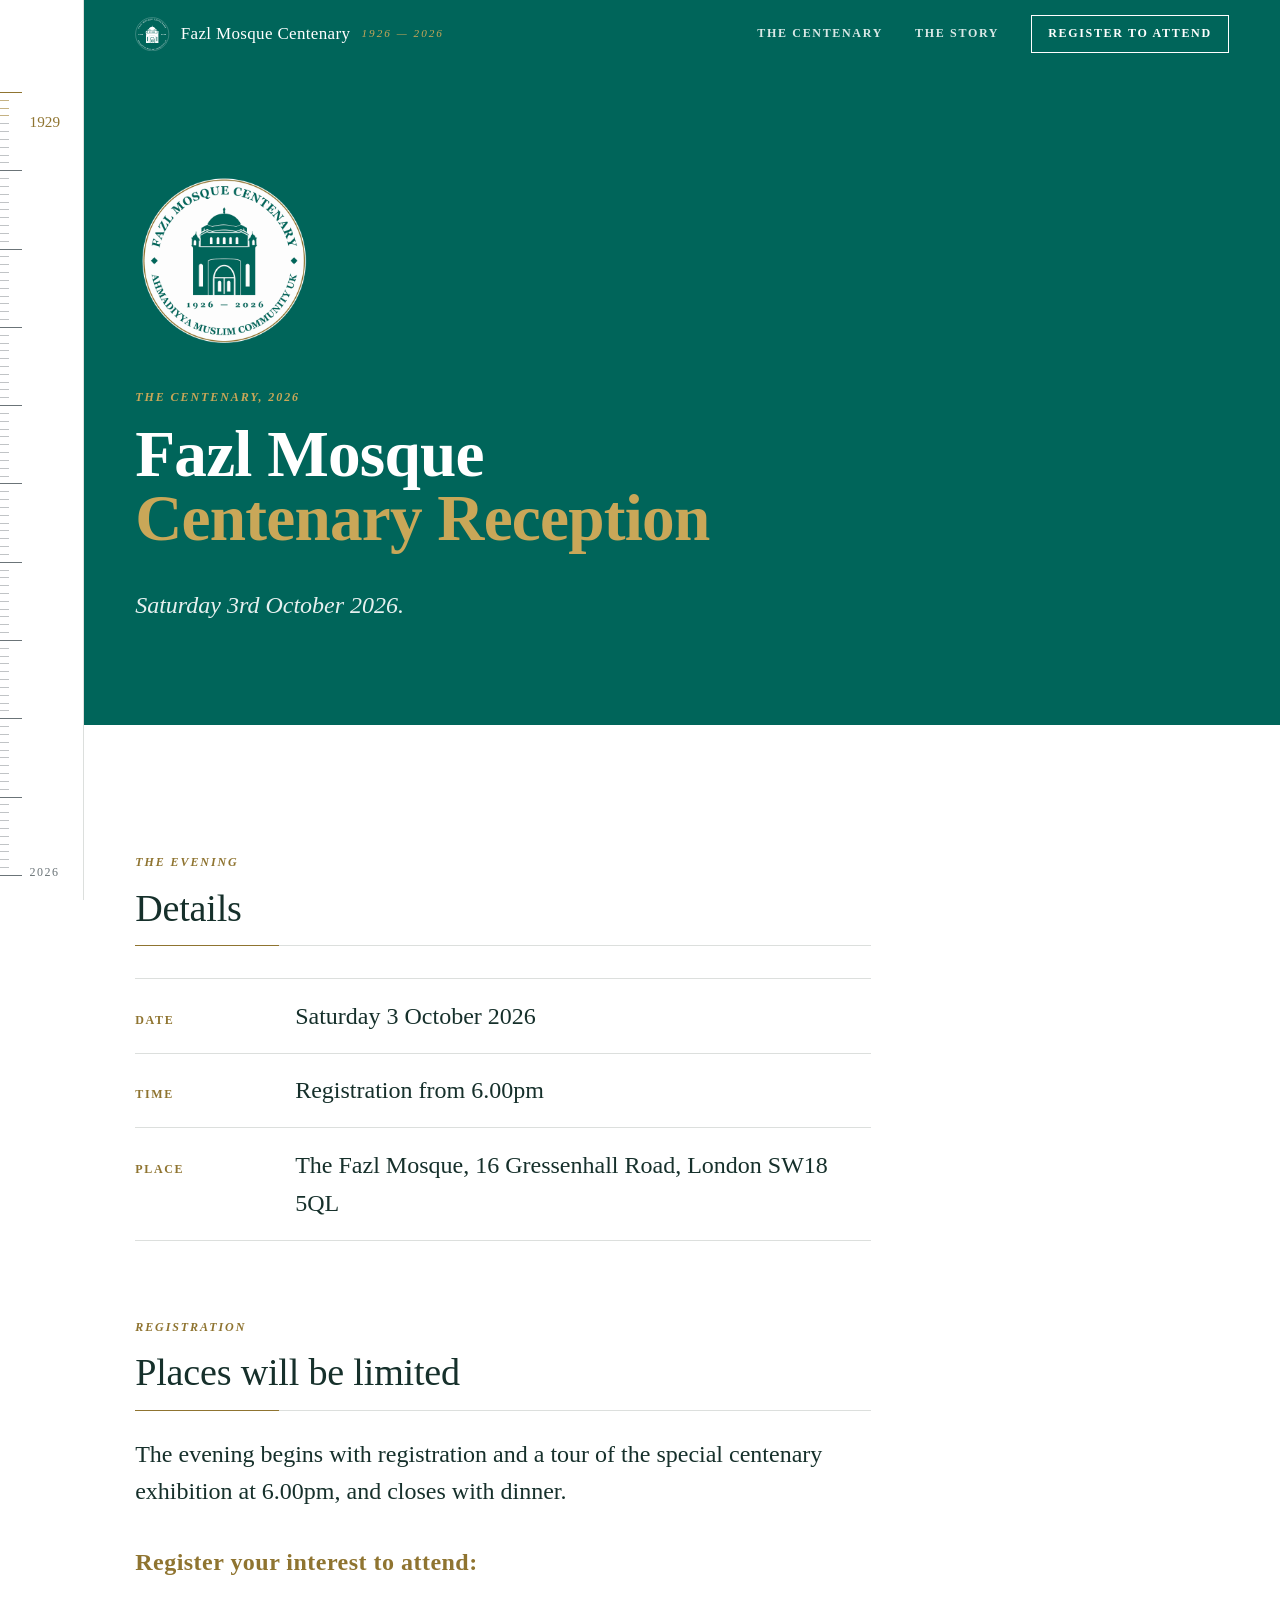
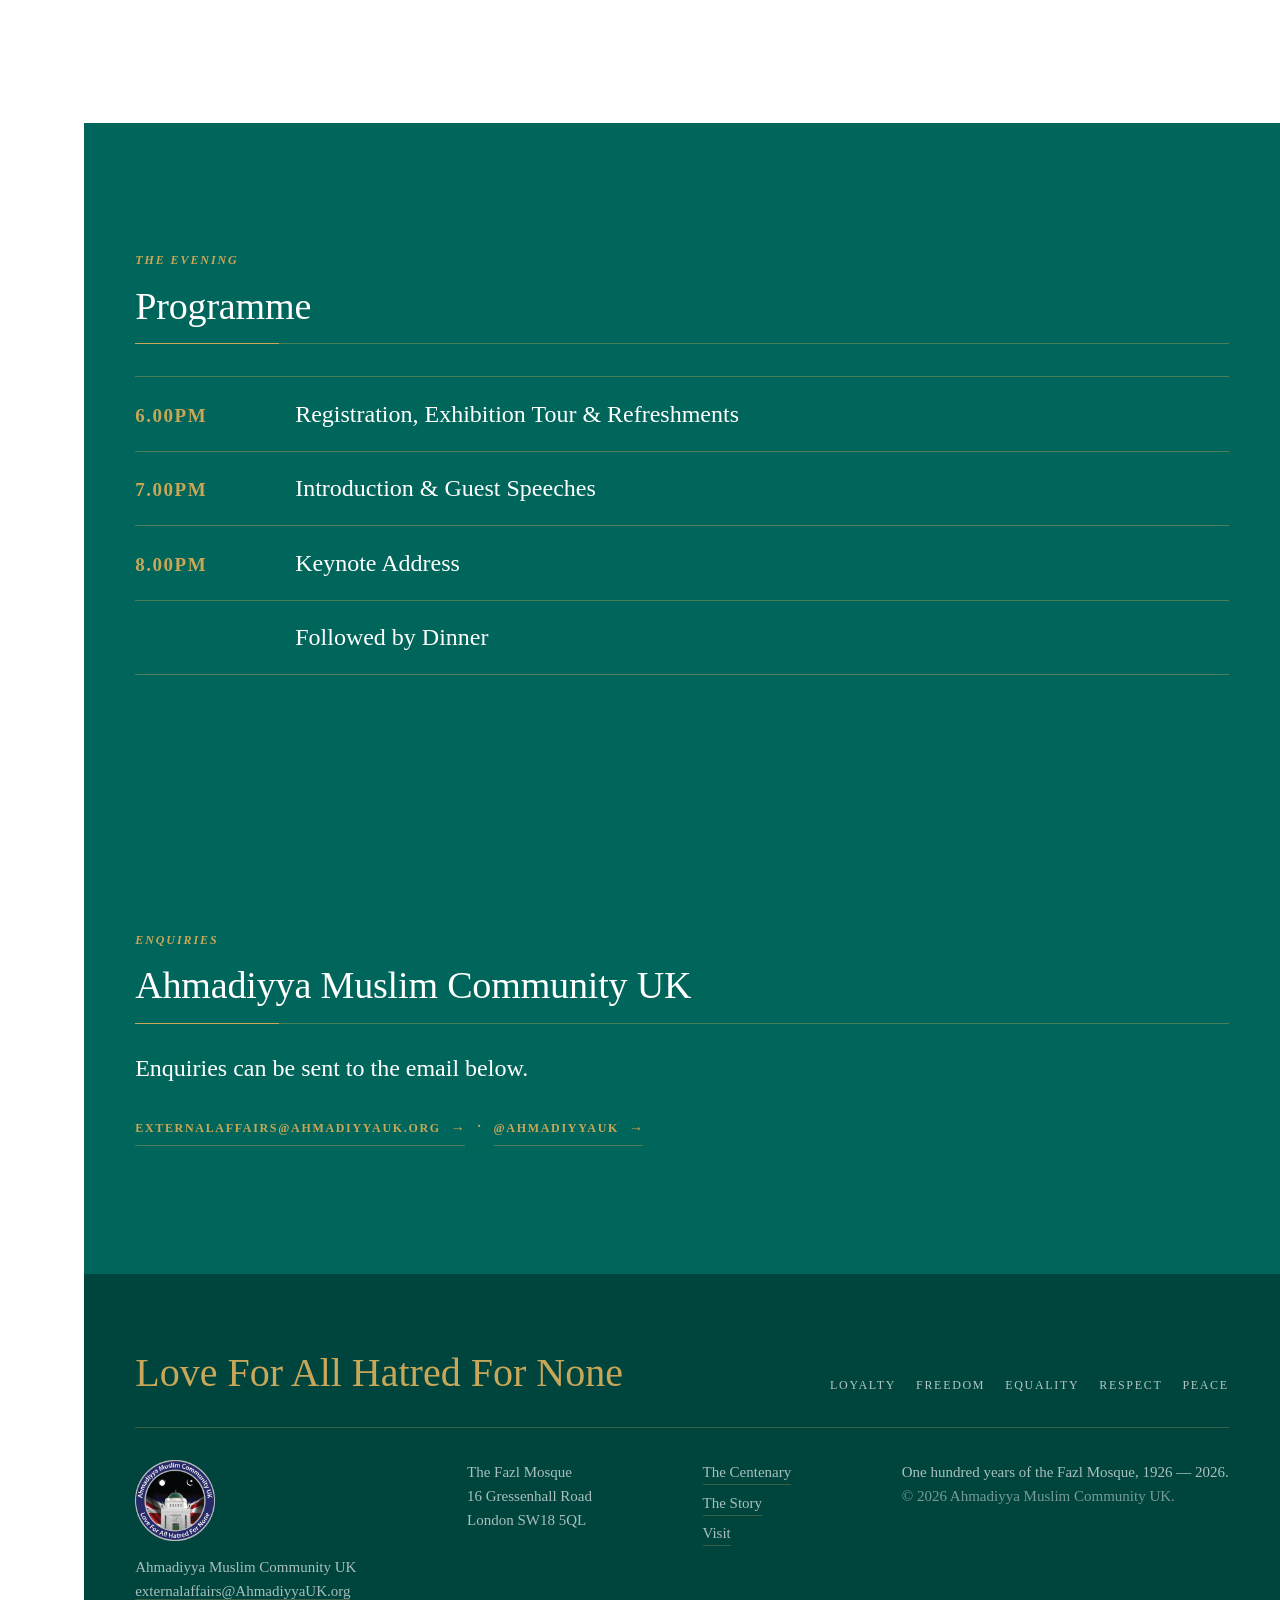
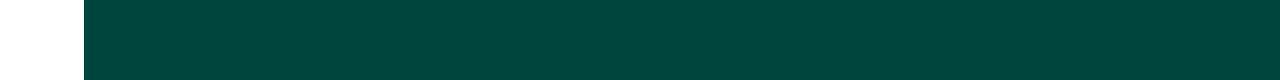
<file: visit.html>
<!doctype html>
<html lang="en">
  <head>
    <meta name="robots" content="noindex, nofollow" />
    <meta charset="utf-8" />
    <meta name="viewport" content="width=device-width, initial-scale=1" />
    <title>Visit — Fazl Mosque Centenary 1926 — 2026</title>
    <meta
      name="description"
      content="Details of the Fazl Mosque centenary in 2026, the venue in Southfields, and how to register when registration opens."
    />
    <meta name="theme-color" content="#00655a" />
    <meta property="og:type" content="website" />
    <meta property="og:title" content="Visit — Fazl Mosque Centenary" />
    <meta
      property="og:description"
      content="Details of the Fazl Mosque centenary in 2026, the venue in Southfields, and how to register when registration opens."
    />
    <meta
      property="og:url"
      content="https://www.ahmadiyyauk.org/1926Centenary/visit.html"
    />
    <meta
      property="og:image"
      content="https://www.ahmadiyyauk.org/1926Centenary/assets/mosque-today.wGWmuRkt.jpg"
    />
    <link rel="icon" href="./assets/amc-uk-logo-web.CEkUakyf.png" />
    <link rel="stylesheet" href="./assets/index.jeYOXMak.css" />
  </head>

  <body>
    <a class="skip" href="#main">Skip to content</a>
    <aside class="rail" aria-hidden="true">
      <div class="rail-inner">
        <span class="rail-cap rail-cap--top" id="railCapTop">1926</span>
        <div class="rail-track">
          <span class="tick tick--decade"></span><span class="tick"></span
          ><span class="tick"></span><span class="tick"></span
          ><span class="tick"></span><span class="tick"></span
          ><span class="tick"></span><span class="tick"></span
          ><span class="tick"></span><span class="tick"></span
          ><span class="tick tick--decade"></span><span class="tick"></span
          ><span class="tick"></span><span class="tick"></span
          ><span class="tick"></span><span class="tick"></span
          ><span class="tick"></span><span class="tick"></span
          ><span class="tick"></span><span class="tick"></span
          ><span class="tick tick--decade"></span><span class="tick"></span
          ><span class="tick"></span><span class="tick"></span
          ><span class="tick"></span><span class="tick"></span
          ><span class="tick"></span><span class="tick"></span
          ><span class="tick"></span><span class="tick"></span
          ><span class="tick tick--decade"></span><span class="tick"></span
          ><span class="tick"></span><span class="tick"></span
          ><span class="tick"></span><span class="tick"></span
          ><span class="tick"></span><span class="tick"></span
          ><span class="tick"></span><span class="tick"></span
          ><span class="tick tick--decade"></span><span class="tick"></span
          ><span class="tick"></span><span class="tick"></span
          ><span class="tick"></span><span class="tick"></span
          ><span class="tick"></span><span class="tick"></span
          ><span class="tick"></span><span class="tick"></span
          ><span class="tick tick--decade"></span><span class="tick"></span
          ><span class="tick"></span><span class="tick"></span
          ><span class="tick"></span><span class="tick"></span
          ><span class="tick"></span><span class="tick"></span
          ><span class="tick"></span><span class="tick"></span
          ><span class="tick tick--decade"></span><span class="tick"></span
          ><span class="tick"></span><span class="tick"></span
          ><span class="tick"></span><span class="tick"></span
          ><span class="tick"></span><span class="tick"></span
          ><span class="tick"></span><span class="tick"></span
          ><span class="tick tick--decade"></span><span class="tick"></span
          ><span class="tick"></span><span class="tick"></span
          ><span class="tick"></span><span class="tick"></span
          ><span class="tick"></span><span class="tick"></span
          ><span class="tick"></span><span class="tick"></span
          ><span class="tick tick--decade"></span><span class="tick"></span
          ><span class="tick"></span><span class="tick"></span
          ><span class="tick"></span><span class="tick"></span
          ><span class="tick"></span><span class="tick"></span
          ><span class="tick"></span><span class="tick"></span
          ><span class="tick tick--decade"></span><span class="tick"></span
          ><span class="tick"></span><span class="tick"></span
          ><span class="tick"></span><span class="tick"></span
          ><span class="tick"></span><span class="tick"></span
          ><span class="tick"></span><span class="tick"></span
          ><span class="tick tick--decade"></span>
        </div>
        <div class="rail-clip">
          <div class="rail-track">
            <span class="tick tick--decade"></span><span class="tick"></span
            ><span class="tick"></span><span class="tick"></span
            ><span class="tick"></span><span class="tick"></span
            ><span class="tick"></span><span class="tick"></span
            ><span class="tick"></span><span class="tick"></span
            ><span class="tick tick--decade"></span><span class="tick"></span
            ><span class="tick"></span><span class="tick"></span
            ><span class="tick"></span><span class="tick"></span
            ><span class="tick"></span><span class="tick"></span
            ><span class="tick"></span><span class="tick"></span
            ><span class="tick tick--decade"></span><span class="tick"></span
            ><span class="tick"></span><span class="tick"></span
            ><span class="tick"></span><span class="tick"></span
            ><span class="tick"></span><span class="tick"></span
            ><span class="tick"></span><span class="tick"></span
            ><span class="tick tick--decade"></span><span class="tick"></span
            ><span class="tick"></span><span class="tick"></span
            ><span class="tick"></span><span class="tick"></span
            ><span class="tick"></span><span class="tick"></span
            ><span class="tick"></span><span class="tick"></span
            ><span class="tick tick--decade"></span><span class="tick"></span
            ><span class="tick"></span><span class="tick"></span
            ><span class="tick"></span><span class="tick"></span
            ><span class="tick"></span><span class="tick"></span
            ><span class="tick"></span><span class="tick"></span
            ><span class="tick tick--decade"></span><span class="tick"></span
            ><span class="tick"></span><span class="tick"></span
            ><span class="tick"></span><span class="tick"></span
            ><span class="tick"></span><span class="tick"></span
            ><span class="tick"></span><span class="tick"></span
            ><span class="tick tick--decade"></span><span class="tick"></span
            ><span class="tick"></span><span class="tick"></span
            ><span class="tick"></span><span class="tick"></span
            ><span class="tick"></span><span class="tick"></span
            ><span class="tick"></span><span class="tick"></span
            ><span class="tick tick--decade"></span><span class="tick"></span
            ><span class="tick"></span><span class="tick"></span
            ><span class="tick"></span><span class="tick"></span
            ><span class="tick"></span><span class="tick"></span
            ><span class="tick"></span><span class="tick"></span
            ><span class="tick tick--decade"></span><span class="tick"></span
            ><span class="tick"></span><span class="tick"></span
            ><span class="tick"></span><span class="tick"></span
            ><span class="tick"></span><span class="tick"></span
            ><span class="tick"></span><span class="tick"></span
            ><span class="tick tick--decade"></span><span class="tick"></span
            ><span class="tick"></span><span class="tick"></span
            ><span class="tick"></span><span class="tick"></span
            ><span class="tick"></span><span class="tick"></span
            ><span class="tick"></span><span class="tick"></span
            ><span class="tick tick--decade"></span>
          </div>
        </div>
        <span class="rail-year" id="railYear">1926</span>
        <span class="rail-cap rail-cap--bottom" id="railCapBottom">2026</span>
      </div>
    </aside>
    <header class="bar" id="bar">
      <a
        class="bar-mark"
        href="./index.html"
        aria-label="Fazl Mosque Centenary 1926 — 2026"
      >
        <span class="seal bar-seal">
          <svg
            width="84mm"
            height="84mm"
            viewBox="0 0 480 480"
            role="img"
            aria-label="The Fazl Mosque Centenary 1926–2026 — London's first purpose-built mosque"
            style="display: block"
          >
            <g>
              <circle
                cx="240"
                cy="240"
                r="232"
                fill="none"
                stroke="currentColor"
                stroke-width="3"
              ></circle>
              <g
                transform="translate(148.7265159574468 119) scale(0.48404255319148937) translate(-351 -302)"
              >
                <g>
                  <path
                    d="M478.36,567.22l2.14,2.15.05,9.03h4.69s.25-9.15.25-9.15c2.5-1.35,2.77-4.21,5.5-4.3,1.24-.04,2.47.66,3.4,1.7l2.6,2.92.29,8.47,4.45-.05.22-8.6c2.92-2.27,2.87-4.85,6.44-4.32,1.21.18,2.13,1.08,2.85,2.33l2.12,2.1.11,8.49h4.37s.12-8.41.12-8.41c2.51-1.61,2.65-3.87,4.93-4.4,1.43-.34,2.92.15,3.99,1.31l2.9,3.14.14,9.02,4.7-.02-.06-9.23c2.94-2.06,2.95-4.92,6.53-4.33,1.18.2,1.92,1.27,2.88,2.27l2.09,2.18.08,8.91,4.5-.06.44-9.12c2.99-2.24,2.92-4.8,6.53-4.2,1.17.19,1.81,1.41,2.76,2.42l2.02,2.16.05,9,4.58-.05.2-9.33c3-1.94,2.92-4.88,6.57-4.19,1.24.23,2.05,1.14,2.78,2.43l1.94,1.93.15,8.98h4.72s.18-9.26.18-9.26c2.52-1.23,2.65-3.77,5.22-4.13,1.28-.18,2.55.21,3.44,1.18l3.01,3.29v9.01s4.42.01,4.42.01l.39-9.38c2.85-1.71,3.02-4.6,6.52-4.12,1.18.16,2.12,1.09,2.84,2.34l2.05,2.23.18,8.39h4.68s.12-8.67.12-8.67l2.12-2.02c.85-1.55,1.94-2.45,3.55-2.44,1.74,0,2.91.93,3.75,2.6l1.89,1.92.1,8.62h4.77s.16-8.44.16-8.44l2.26-2.68c1.02-1.21,2.08-2.06,3.57-1.98s2.61,1.02,3.47,2.5l2.09,2.17.04,8.44h4.87s.17-8.89.17-8.89c2.79-1.6,2.55-4.43,5.88-4.21,1.3.08,2.11,1.1,3.14,2.12l2.31,2.28.05,8.69h4.63s.17-8.64.17-8.64l2.46-2.69c.97-1.06,2.1-1.76,3.41-1.66s2.11,1.05,3.05,2.11l2.19,2.48.18,8.44,4.82.04.05-8.51,2.1-2.19c.81-1.48,1.94-2.39,3.47-2.38s2.72.84,3.55,2.28l2.12,2.13.27,12.74h3.86s.03-50.15.03-50.15c-.87-.35-1.51.16-1.88.69l-2.78,3.91c-.48.67-1.21,1.02-1.9.85-2.22-.52-1.07-3.8-2.94-4.19l-3.8-.8c-.67-.14-1.06-.76-1.22-1.15-.68-1.64,1.82-3.52,1.78-4.65l-1.1-34.01-4.03-.28-1.13-3,8.12-14.17,3.15-.08,2.68-6.73c.82-3.84,2.19-7.03,5-9.86,1.15-1.16,1.88-3.26,1.93-4.94l.32-10.41c.03-.85-1.12-1.52-.17-2.44.57-.56,1.15-1.2,2.05-.69.7.39,1.45,1.21.96,2.16-.4.77-.79,1.55-.6,2.54l1.34,7.3,1.87,2.89c.46,1.73,1.62,2.98,3,4l5.44,4.04c4.08,3.03,4.27,8.03,7.02,12.01l7.72.09-4.54,7.33.54,35.51,2.84.06c.22,2.35-1.08,4.37-2.84,5.81l-4.54,3.71c.23,2.23-1.09,4.07-1.46,6.3l-.07,268.66-113.49-.17.07-95.21c-.7-8.61-2.14-16.69-4.66-24.86-2.89-9.39-7.02-18.01-12.59-26.03-4.22-6.08-9.08-10.92-15.02-15.28-10.02-7.36-21.91-11.36-34.47-10.54-17.15,1.11-34.01,11.83-43.88,25.83-10.64,14.88-16.95,32.5-18.41,50.85l-.15,94.14c0,.51.04.72-.1.93-.11.16-.3.2-.82.2l-111.28.4c-.61,0-.91.11-1.28-.07-.22-.11-.14-.53-.14-1.15v-209.37s.08-58.4.08-58.4l-2.39-5.89-5.25-4.17c-1.24-1.53-2.38-2.93-1.94-5.1.79.11,1.56.31,2.54.06l.68-34.53-4.87-7.9c-.18-.29-.11-.48.03-.54.18-.08.59-.08.81-.08h5.84s3.22-4.83,3.22-4.83c3.63-7.93,9.4-9.03,12.2-12.14,1.38-1.53,2.74-3.52,3.13-5.57l1.62-8.61c.1-.54-1.16-1.32-.88-1.79.41-.68.83-1.25,1.3-1.55.86-.57,1.58.39,2.03.74,1.35,1.05.08,1.69,0,2.48-.4,3.68-.02,7.36.31,11.04.19,2.1,1.13,3.82,2.52,5.23,2.3,2.33,3.27,4.98,3.95,8.14.5,2.33,1.92,5.22,3.52,6.95,1.51.21,2.69.04,3.66,1.66l6.82,11.44c-.12,1.53-.69,2.94-1.36,4.3l-3.72.09-1.17,34.11,2.19,3.76c.32.55-.72,1.91-1.32,2.14-2.31.86-4.76-.52-4.94,2.24-.08,1.27-1.08,2.1-2.35,2.12-.96.02-1.6-.55-2.07-1.38l-.25-.44c-1.33-2.38-3.22-4.3-3.08-2.66l-.02,49.32,3.54.04c1.04.01,1.68-.76,1.72-1.79l.36-11.15c2.58-1.27,2.69-3.82,4.98-4.13,1.23-.16,2.58.23,3.45,1.27l2.7,3.22.18,8.7h4.32s.54-9.09.54-9.09c2.68-1.18,2.38-4.06,5.62-4.17,1.66-.06,3.01.88,3.82,2.46l1.98,2.19-.06,8.74,4.21-.02.67-9.22c2.95-1.64,2.88-4.68,6.52-4.1,1.36.22,2.07,1.39,2.95,2.67.6.87,1.77,1.41,1.79,2.71l.08,7.77,4.61-.02.34-9.17c2.8-1.31,2.65-4.28,6.12-4.08,1.42.08,2.29,1.14,3.34,2.32l1.98,2.22-.02,8.44,4.03.05c.25,0,.54-.05.55-.34l.23-8.28,1.89-1.94c.85-1.49,2.22-2.56,3.79-2.52,1.72.05,2.98,1.05,3.78,2.67l1.97,1.85.15,8.69,3.87.11c.31,0,.67-.1.67-.46l.1-8.37,2.06-2.07c.78-1.47,1.82-2.49,3.3-2.59,1.7-.12,3.03.74,3.9,2.28Z"
                    fill="currentColor"
                  />
                  <path
                    d="M714.49,518l-14.57.57-.44-19.37c.46-4.75,2.88-8.91,6.4-11.99,1.03-.43,1.86-.02,2.67.65,3.17,2.58,4.79,6.36,5.32,10.47l.62,19.67Z"
                    fill="var(--band-bg, var(--brand-dome-deep))"
                  />
                  <path
                    d="M378.54,519.62l-14.6-.53.92-20.78c.19-4.28,3.93-7.59,7.52-9.82,3.99,2.66,6.42,6.77,6.87,11.46l-.7,19.68Z"
                    fill="var(--band-bg, var(--brand-dome-deep))"
                  />
                  <polygon
                    points="674.57 532.5 637.79 532.51 637.54 523.02 440.46 523.01 440.3 532.49 404.1 532.51 405.02 481.03 403.45 477.41 403.51 463.39 441.04 444.56 451.49 448.01 626.41 447.98 637.31 444.76 675.02 463.19 675.12 477.75 673.94 480.7 674.57 532.5"
                    fill="currentColor"
                  />
                  <path
                    d="M543.7,401.07c-24.9-.96-49.06,2.29-72.61,9.67l-28.28-10.99c2.58-5.33,5.55-10.06,8.93-14.8,4.9-6.85,10.06-13.17,16.2-18.95,19.05-17.89,42.05-26.2,67.9-27.26l.9-2.11-2.54-2.74c-1.13-1.22.95-2.31.92-3.24l-.37-9.66c-.04-1.05-.95-1.99-1.45-2.76-1.88-2.9.45-3.94,2.05-6-.86-2.14-.32-4.29,1.86-5.32.3-.14.74-.46.92-.66.21-.23-.27-1.1-.12-1.39l1.61-3.19c.47,1.34.67,1.96,1.31,2.97l.44,1.63c2.1.68,3.74,2.7,3.29,4.88l-.46,1.21c-.2.52,2.57,1.56,2.8,3.22.42,2.93-2.33,3.83-2.37,5.09l-.22,8.76c-.02.81.39,1.53.9,2.05,1.66,1.71-.93,2.79-2.42,5.09.22.73.52,1.38.99,2.02,26.14,1.32,49.3,9.78,68.27,28.04,9.82,9.47,17.57,20.72,23.52,32.97l-28.34,12.37c-20.62-6.14-41.76-10-63.64-10.9Z"
                    fill="currentColor"
                  />
                  <path
                    d="M607.32,438.22l-29.08-6.06c-26.31-4.2-52.77-4.04-79,.6l-27.64,4.9-29.42-10.78-14.44,6.96.04-9.51c0-.48-.12-1-.35-1.18-.39-.32-1.05-.36-1.6-.11-1.55.69-2.14,2.35-2.33,4.01l-.37,8.79-13.66,6.87-.08-22.66,5.74-3.2,27.44-14.64,29.48,12.13c21.76-6.84,43.89-10.4,66.55-10.58,23.43.24,46.5,3.9,68.83,10.74l28.3-12.5,33.56,17.46.2,23.33-14.36-7.02-.54-7.94c.03-3.03-1.8-5.78-3.56-5.16-.43.15-.85.79-.84,1.44l.2,9.48-14.2-6.78-28.86,11.4Z"
                    fill="currentColor"
                  />
                  <path
                    d="M536.66,442.55l-64.64-.05,27.56-5.48c29.5-4.75,61-2.98,90.32,2.39l16.59,3.12h-69.83Z"
                    fill="currentColor"
                  />
                  <path
                    d="M680.89,460.44l-11.89-5.9-31.27-15.77c-.98-.5-1.6-.38-2.53-.04l-9.15,3.39-18.65.39,10.95-3.85,16.51-5.62c.81-.28,1.72-.29,2.5.09l14.93,7.24,19.74,9.39.8,3.85,9.1,4.62c.28.68-.4,1.77-1.03,2.2Z"
                    fill="currentColor"
                  />
                  <path
                    d="M438.1,434.7c3.28-.78,4.94-.81,8.32.06,6,1.75,11.91,3.72,17.73,5.9.62.26.85,1.05.42,1.61l-12.36.14c-3.25-1.69-6.59-3.21-10.02-4.58l-.84.02c-4.3,2.4-8.6,4.77-12.88,7.11-3.56,1.86-7.06,3.9-10.5,6.11-3.38,1.44-6.68,3.12-9.9,5.03-.97.32-1.11,0-1.41-.77-.85-2.19,1.82-4.73,3.25-5.95,7.61-3.54,15.03-7.36,22.26-11.46,1.07-.11,1.86-.6,2.37-1.47l3.57-1.74Z"
                    fill="currentColor"
                  />
                  <path
                    d="M434.53,436.44c-.03.58-.15,1.16-.43,1.4-.36.3-1.08.18-1.66.26-.75.1-1.22,1.3-1.86,1.61l-5.82,2.9-2.35,1.23-7.26,3.65c-1.46.73-2.83,1.52-4.39,1.92-.63.16-.76,1.1-1.09,1.31-1.68,1.1-2.99,2.71-2.34,4.94l3.6-1.7c1.16-.96,1.57-1.37,3.11-1.79.77-.21,1.64-1.64,2.9-1.32,1.36.34,1.72-1.3,2.33-1.62,1.11-.57,2.42-1.05,3.56-1.71l3.14-1.82c.51-.3,1.43-.79,1.86-1.36,1.57.12,2.82-1.06,4.04-1.8l5.29-3.19,4.78-2.44c.96.45,1.82,1.33,2.81,1.43,1.32.14,1.87.82,3.01,1.3l2.5,1.03c.85.35,1.56.65,2.04,1.56l11.65-.08c.22,0,.19-.89-.08-.93-.14-.02-.4-.09-.65-.21l-4.37-2c-1.04-.47-1.58-.84-2.86-.8-.58.02-1.77-.6-2.31-.74l-2.56-.65c-3.24-1.28-6.56-2.73-10.2-1.99-1.02.21-2.01.83-2.82-.14,1.08-.53,2.74-1.83,4.14-1.6l14.32,4.38,15.02,5.03-19.71.1-10.24-4.26-42.86,23.71c-.91-.28-1.4-.8-1.8-1.44l9.1-5,.3-3.12c.15-1.58.99-2.39,2.35-3.08l25.82-12.98Z"
                    fill="currentColor"
                  />
                  <rect
                    x="379.24"
                    y="527.63"
                    width="327.74"
                    height="63.23"
                    fill="currentColor"
                  />
                  <rect
                    x="434.48"
                    y="487.03"
                    width="209.06"
                    height="52.72"
                    fill="currentColor"
                  />
                  <rect
                    x="395.42"
                    y="635.84"
                    width="22.13"
                    height="117.6"
                    fill="var(--band-bg, var(--brand-dome-deep))"
                  />
                  <circle
                    cx="406.49"
                    cy="635.84"
                    r="11.06"
                    fill="var(--band-bg, var(--brand-dome-deep))"
                  />
                  <rect
                    x="662.81"
                    y="635.84"
                    width="22.13"
                    height="117.6"
                    fill="var(--band-bg, var(--brand-dome-deep))"
                  />
                  <circle
                    cx="673.87"
                    cy="635.84"
                    r="11.06"
                    fill="var(--band-bg, var(--brand-dome-deep))"
                  />
                  <rect
                    x="532.3"
                    y="481.67"
                    width="15.4"
                    height="29.26"
                    fill="var(--band-bg, var(--brand-dome-deep))"
                  />
                  <ellipse
                    cx="540"
                    cy="481.67"
                    rx="7.7"
                    ry="9.85"
                    fill="var(--band-bg, var(--brand-dome-deep))"
                  />
                  <rect
                    x="496.1"
                    y="481.82"
                    width="15.4"
                    height="29.26"
                    fill="var(--band-bg, var(--brand-dome-deep))"
                  />
                  <ellipse
                    cx="503.8"
                    cy="481.82"
                    rx="7.7"
                    ry="9.85"
                    fill="var(--band-bg, var(--brand-dome-deep))"
                  />
                  <rect
                    x="457.09"
                    y="481.67"
                    width="15.4"
                    height="29.26"
                    fill="var(--band-bg, var(--brand-dome-deep))"
                  />
                  <ellipse
                    cx="464.79"
                    cy="481.67"
                    rx="7.7"
                    ry="9.85"
                    fill="var(--band-bg, var(--brand-dome-deep))"
                  />
                  <rect
                    x="568.5"
                    y="481.67"
                    width="15.4"
                    height="29.26"
                    fill="var(--band-bg, var(--brand-dome-deep))"
                  />
                  <ellipse
                    cx="576.2"
                    cy="481.67"
                    rx="7.7"
                    ry="9.85"
                    fill="var(--band-bg, var(--brand-dome-deep))"
                  />
                  <rect
                    x="604.7"
                    y="481.67"
                    width="15.4"
                    height="29.26"
                    fill="var(--band-bg, var(--brand-dome-deep))"
                  />
                  <ellipse
                    cx="612.4"
                    cy="481.67"
                    rx="7.7"
                    ry="9.85"
                    fill="var(--band-bg, var(--brand-dome-deep))"
                  />
                  <line
                    x1="402.49"
                    y1="526.11"
                    x2="675.53"
                    y2="526.11"
                    fill="none"
                    stroke="var(--band-bg, var(--brand-dome-deep))"
                    stroke-width="5"
                    stroke-miterlimit="10"
                  />
                  <rect
                    x="361.5"
                    y="794.7"
                    width="356.13"
                    height="8"
                    fill="currentColor"
                  />
                  <path
                    d="M447.65,802.7 L447.65,608.98 A92.35,13.99 0 0 1 632.3499999999999,608.98 L632.3499999999999,802.7"
                    fill="none"
                    stroke="var(--band-bg, var(--brand-dome-deep))"
                    stroke-width="3.5"
                    stroke-miterlimit="10"
                  />
                  <rect
                    x="467.31"
                    y="603.24"
                    width="145.08"
                    height="22.51"
                    fill="currentColor"
                  />
                  <rect
                    x="469.56500000000005"
                    y="624"
                    width="140"
                    height="178.70000000000005"
                    fill="currentColor"
                  />
                  <path
                    d="M475.56500000000005,802.7 L475.56500000000005,714 A64,84 0 0 1 603.565,714 L603.565,802.7 Z"
                    fill="var(--band-bg, var(--brand-dome-deep))"
                  />
                  <path
                    d="M483.56500000000005,802.7 L483.56500000000005,714 A56,76 0 0 1 595.565,714 L595.565,802.7 Z"
                    fill="currentColor"
                  />
                  <rect
                    x="484.52"
                    y="700"
                    width="110.08"
                    height="7"
                    fill="var(--band-bg, var(--brand-dome-deep))"
                  />
                  <rect
                    x="536.065"
                    y="707"
                    width="7"
                    height="88.70000000000005"
                    fill="var(--band-bg, var(--brand-dome-deep))"
                  />
                  <rect
                    x="503.81500000000005"
                    y="730.5"
                    width="19"
                    height="51.200000000000045"
                    fill="var(--band-bg, var(--brand-dome-deep))"
                  />
                  <circle
                    cx="513.315"
                    cy="730.5"
                    r="9.5"
                    fill="var(--band-bg, var(--brand-dome-deep))"
                  />
                  <rect
                    x="556.315"
                    y="730.5"
                    width="19"
                    height="51.200000000000045"
                    fill="var(--band-bg, var(--brand-dome-deep))"
                  />
                  <circle
                    cx="565.815"
                    cy="730.5"
                    r="9.5"
                    fill="var(--band-bg, var(--brand-dome-deep))"
                  />
                </g>
              </g>
              <g>
                <defs>
                  <path
                    id="fm-top"
                    d="M 42.599999999999994,240 A 197.4,197.4 0 1 1 437.4,240"
                  ></path>
                  <path
                    id="fm-bot"
                    d="M 20.5,240 A 219.5,219.5 0 0 0 459.5,240"
                  ></path>
                </defs>
                <text
                  fill="currentColor"
                  font-family="Georgia, &#34;Times New Roman&#34;, serif"
                  font-size="28.1"
                  font-weight="700"
                  letter-spacing="3.75"
                >
                  <textPath
                    href="#fm-top"
                    startOffset="50%"
                    text-anchor="middle"
                  >
                    FAZL MOSQUE CENTENARY
                  </textPath>
                </text>
                <text
                  fill="currentColor"
                  font-family="Georgia, &#34;Times New Roman&#34;, serif"
                  font-size="22.6"
                  font-weight="700"
                  letter-spacing="2.7"
                >
                  <textPath
                    href="#fm-bot"
                    startOffset="50%"
                    text-anchor="middle"
                  >
                    AHMADIYYA MUSLIM COMMUNITY UK
                  </textPath>
                </text>
                <g
                  fill="currentColor"
                  font-family="Georgia, &#34;Times New Roman&#34;, serif"
                  font-size="32"
                  font-weight="700"
                  letter-spacing="2"
                >
                  <text x="80" y="250.8928" text-anchor="middle">1926</text>
                  <text x="400" y="250.8928" text-anchor="middle">2026</text>
                </g>
              </g>
            </g>
          </svg>
        </span>
        <span class="bar-name">Fazl Mosque Centenary</span>
        <span class="bar-years">1926 — 2026</span>
      </a>
      <nav class="bar-nav" aria-label="Primary">
        <a href="./index.html">The Centenary</a
        ><a href="./story.html">The Story</a>
        <a class="bar-cta" href="./visit.html" aria-label="Register to Attend"
          >Register<span class="bar-cta-rest"> to Attend</span></a
        >
      </nav>
      <span class="bar-progress" aria-hidden="true"></span>
    </header>
    <main id="main">
      <header class="pagehead">
        <div class="shell">
          <img
            class="hero-logo"
            src="./assets/fazl-mosque-centenary-logo.YpLPj1mH.png"
            alt="Fazl Mosque Centenary 1926 — 2026, Ahmadiyya Muslim Community UK"
            width="512"
            height="512"
          />
          <p class="kicker">The centenary, 2026</p>
          <h1 class="hero-title">
            <span><i>Fazl Mosque</i></span
            ><span><i>Centenary Reception</i></span>
          </h1>
          <p class="pagehead-standfirst">Saturday 3rd October 2026.</p>
        </div>
      </header>
      <section class="band">
        <div class="shell">
          <div class="visit-column">
            <div class="rv">
              <p class="kicker">The evening</p>
              <h2 class="display ruled">Details</h2>
              <dl class="ledger">
                <div>
                  <dt>Date</dt>
                  <dd>Saturday 3 October 2026</dd>
                </div>
                <div>
                  <dt>Time</dt>
                  <dd>Registration from 6.00pm</dd>
                </div>
                <div>
                  <dt>Place</dt>
                  <dd>The Fazl Mosque, 16 Gressenhall Road, London SW18 5QL</dd>
                </div>
              </dl>
            </div>
            <div class="rv register-block" style="--i: 1">
              <p class="kicker">Registration</p>
              <h2 class="display ruled">Places will be limited</h2>
              <p class="lede" style="margin: 1.6rem 0 2rem">
                The evening begins with registration and a tour of the special
                centenary exhibition at 6.00pm, and closes with dinner.
              </p>
              <p class="register-label">Register your interest to attend:</p>
              <div class="register-form">
                <script
                  src="https://www.cognitoforms.com/f/seamless.js"
                  data-key="_VXtg_3ApE6WDO9IGVdzrA"
                  data-form="90"
                ></script>
              </div>
            </div>
          </div>
        </div>
      </section>
      <section class="band band--green">
        <div class="shell">
          <div class="rv">
            <p class="kicker">The evening</p>
            <h2 class="display ruled">Programme</h2>
          </div>
          <dl class="ledger ledger--times rv" style="--i: 1">
            <div>
              <dt>6.00pm</dt>
              <dd>Registration, Exhibition Tour &amp; Refreshments</dd>
            </div>
            <div>
              <dt>7.00pm</dt>
              <dd>Introduction &amp; Guest Speeches</dd>
            </div>
            <div>
              <dt>8.00pm</dt>
              <dd>Keynote Address</dd>
            </div>
            <div>
              <dt></dt>
              <dd>Followed by Dinner</dd>
            </div>
          </dl>
        </div>
      </section>
      <section class="band band--green">
        <div class="shell rv">
          <p class="kicker">Enquiries</p>
          <h2 class="display ruled">Ahmadiyya Muslim Community UK</h2>
          <p class="lede measure" style="margin: 1.6rem 0 1.5rem">
            Enquiries can be sent to the email below.
          </p>
          <p class="contact-lines">
            <a class="link" href="mailto:externalaffairs@ahmadiyyauk.org"
              >externalaffairs@ahmadiyyauk.org</a
            >
            <span aria-hidden="true">·</span>
            <a class="link" href="https://x.com/AhmadiyyaUK"> @AhmadiyyaUK </a>
          </p>
        </div>
      </section>
    </main>
    <footer class="foot">
      <div class="shell">
        <div class="foot-top">
          <p class="foot-motto">Love For All Hatred For None</p>
          <ul class="foot-values">
            <li>Loyalty</li>
            <li>Freedom</li>
            <li>Equality</li>
            <li>Respect</li>
            <li>Peace</li>
          </ul>
        </div>
        <div class="foot-bottom">
          <div class="stack-s">
            <img
              class="foot-logo"
              src="./assets/amc-uk-logo-web.CEkUakyf.png"
              alt="Ahmadiyya Muslim Community UK"
            />
            <p style="margin: 0">
              Ahmadiyya Muslim Community UK<br />
              <a href="mailto:externalaffairs@AhmadiyyaUK.org"
                >externalaffairs@AhmadiyyaUK.org</a
              >
            </p>
          </div>
          <p style="margin: 0">
            The Fazl Mosque<br />
            16 Gressenhall Road<br />
            London SW18 5QL
          </p>
          <nav
            class="stack-s"
            aria-label="Secondary"
            style="display: grid; gap: 0.35rem"
          >
            <a href="./index.html">The Centenary</a
            ><a href="./story.html">The Story</a
            ><a href="./visit.html">Visit</a>
          </nav>
          <p style="margin: 0; max-width: 22rem">
            One hundred years of the Fazl Mosque, 1926 — 2026.<br />
            <span style="opacity: 0.7"
              >© 2026 Ahmadiyya Muslim Community UK.</span
            >
          </p>
        </div>
      </div>
    </footer>
    <script type="module">
      const A = document.getElementById("bar"),
        x = document.getElementById("railYear"),
        v = document.getElementById("railCapTop"),
        E = document.getElementById("railCapBottom"),
        B = document.querySelector(".hero, .pagehead"),
        m = document.documentElement,
        l = [...document.querySelectorAll("[data-year]")]
          .map((e) => ({ el: e, year: parseInt(e.dataset.year, 10) }))
          .filter((e) => Number.isFinite(e.year));
      let M = !1;
      function S() {
        M = !1;
        const e = m.scrollHeight - window.innerHeight,
          r = e > 0 ? Math.min(1, Math.max(0, window.scrollY / e)) : 0;
        m.style.setProperty("--p", (r * 100).toFixed(2) + "%");
        let a = r,
          b = 1926 + Math.round(r * 100);
        if (l.length) {
          const f = window.scrollY + window.innerHeight * 0.35,
            t = [];
          for (let o = 0; o < l.length;) {
            const h = l[o].el.getBoundingClientRect().top + window.scrollY;
            let i = o,
              w = 0;
            for (
              ;
              i < l.length &&
              Math.abs(
                l[i].el.getBoundingClientRect().top + window.scrollY - h,
              ) < 2;
            )
              ((w = Math.max(w, l[i].el.offsetHeight)), i++);
            const H = i - o;
            for (let p = o; p < i; p++)
              t.push({ y: l[p].year, pos: h + ((p - o) / H) * w });
            o = i;
          }
          let n = 0;
          for (; n < t.length - 1 && t[n + 1].pos <= f;) n++;
          let y = t[n].y;
          if (f > t[n].pos && n < t.length - 1) {
            const o = t[n + 1].pos - t[n].pos,
              h = o > 0 ? Math.min(1, (f - t[n].pos) / o) : 0;
            y = t[n].y + h * (t[n + 1].y - t[n].y);
          }
          ((b = Math.round(y)),
            (a = Math.min(1, Math.max(0, (y - 1926) / 100))));
        }
        ((d = a), (u = b), g || ((g = !0), requestAnimationFrame(F)));
        const q =
            parseFloat(getComputedStyle(m).getPropertyValue("--bar-h")) * 16 ||
            68,
          C = B ? B.offsetHeight - q : 24;
        A.classList.toggle("is-stuck", window.scrollY > C);
      }
      let d = 0,
        u = 1926,
        s = null,
        c = null,
        g = !1;
      function F() {
        s === null && ((s = d), (c = u));
        const e = 0.18;
        ((s += (d - s) * e), (c += (u - c) * e));
        const r = Math.abs(d - s),
          a = Math.abs(u - c);
        (r < 4e-4 && a < 0.4 && ((s = d), (c = u), (g = !1)),
          m.style.setProperty("--rp", (s * 100).toFixed(2) + "%"),
          x && (x.textContent = String(Math.round(c))),
          v && (v.style.opacity = s < 0.05 ? "0" : "1"),
          E && (E.style.opacity = s > 0.95 ? "0" : "1"),
          g && requestAnimationFrame(F));
      }
      function Y() {
        M || ((M = !0), requestAnimationFrame(S));
      }
      addEventListener("scroll", Y, { passive: !0 });
      addEventListener("resize", Y, { passive: !0 });
      S();
      const I = document.querySelectorAll(".rv, .ruled");
      if (
        !matchMedia("(prefers-reduced-motion: reduce)").matches &&
        "IntersectionObserver" in window
      ) {
        const e = new IntersectionObserver(
          (r) => {
            for (const a of r)
              a.isIntersecting &&
                (a.target.classList.add("in"), e.unobserve(a.target));
          },
          { rootMargin: "0px 0px -12% 0px", threshold: 0.08 },
        );
        I.forEach((r) => e.observe(r));
      } else I.forEach((e) => e.classList.add("in"));
    </script>
  </body>
</html>
</file>
<file: assets/index.jeYOXMak.css>
:root {
  --brand-ink: #16302b;
  --brand-paper: #ffffff;
  --brand-accent: #00655a;
  --brand-accent-2: #c9a758;
  --brand-muted: #6b7478;
  --brand-line: #dcdfdd;
  --brand-dome: #00655a;
  --brand-dome-deep: #00453d;
  --brand-finial: #c9a758;
  --brand-finial-deep: #8f7430;
  --brand-render: #ffffff;
  --brand-stone: #6b7478;
  --brand-stone-pale: #eef0ef;
  --brand-font-display: "TheSeasons", "Didot", "Bodoni 72", Georgia, serif;
  --brand-font-body:
    "AGaramondPro", "EB Garamond", Georgia, "Times New Roman", serif;
  --brand-font-serif: "AGaramondPro", "EB Garamond", Georgia, serif;
  --brand-font-mark: "Didot", "Bodoni 72", Georgia, serif;
  --brand-font-mono: "Menlo", "SFMono-Regular", ui-monospace, monospace;
}
:root {
  color-scheme: light;
  --t-hero: clamp(2.5rem, 1.1rem + 6.4vw, 7rem);
  --t-xl: clamp(2rem, 1.15rem + 3.4vw, 4.1rem);
  --t-lg: clamp(1.5rem, 1.1rem + 1.6vw, 2.4rem);
  --t-md: clamp(1.2rem, 1.05rem + 0.6vw, 1.5rem);
  --t-body: clamp(1.0625rem, 1rem + 0.28vw, 1.1875rem);
  --t-sm: 0.9375rem;
  --t-xs: 0.75rem;
  --pad: clamp(1.25rem, 4vw, 3.5rem);
  --shell: min(100% - 2 * var(--pad), 76rem);
  --measure: 34rem;
  --rail-w: 5.25rem;
  --bar-h: 4.25rem;
  --gap-xs: 0.5rem;
  --gap-s: 1rem;
  --gap-m: 2rem;
  --gap-l: clamp(3rem, 6vw, 5.5rem);
  --gap-xl: clamp(4.5rem, 10vw, 9rem);
  --ease: cubic-bezier(0.22, 0.61, 0.36, 1);
}
*,
*:before,
*:after {
  box-sizing: border-box;
}
html {
  -webkit-text-size-adjust: 100%;
  scroll-behavior: smooth;
}
body {
  margin: 0;
  background: var(--brand-render);
  color: var(--brand-ink);
  font-family: var(--brand-font-body);
  font-size: var(--t-body);
  line-height: 1.6;
  text-rendering: optimizeLegibility;
  -webkit-font-smoothing: antialiased;
  hanging-punctuation: first last;
}
img {
  display: block;
  max-width: 100%;
  height: auto;
}
a {
  color: inherit;
}
:focus-visible {
  outline: 2px solid var(--brand-finial);
  outline-offset: 3px;
}
::selection {
  background: var(--brand-finial);
  color: var(--brand-dome-deep);
}
.band {
  --fg: var(--brand-ink);
  --fg-soft: var(--brand-stone);
  --gold: var(--brand-finial-deep);
  --rule: var(--brand-line);
  --band-bg: var(--brand-render);
  position: relative;
  background: var(--band-bg);
  color: var(--fg);
  padding-block: var(--gap-xl);
}
.band--pale {
  --band-bg: var(--brand-stone-pale);
  background: var(--band-bg);
}
.band--green {
  --fg: #ffffff;
  --fg-soft: rgba(255, 255, 255, 0.74);
  --gold: var(--brand-finial);
  --rule: rgba(201, 167, 88, 0.38);
  --band-bg: var(--brand-dome);
  background: var(--band-bg);
  color: var(--fg);
}
.band--deep {
  --fg: #ffffff;
  --fg-soft: rgba(255, 255, 255, 0.7);
  --gold: var(--brand-finial);
  --rule: rgba(201, 167, 88, 0.3);
  --band-bg: var(--brand-dome-deep);
  background: var(--band-bg);
  color: var(--fg);
}
.band--tight {
  padding-block: var(--gap-l);
}
.shell {
  width: var(--shell);
  margin-inline: auto;
}
.measure {
  max-width: var(--measure);
}
.display {
  font-family: var(--brand-font-display);
  font-weight: 400;
  line-height: 1.02;
  letter-spacing: -0.005em;
  text-wrap: balance;
  margin: 0;
}
h1.display {
  font-size: var(--t-xl);
}
h2.display {
  font-size: var(--t-lg);
}
.kicker {
  margin: 0 0 var(--gap-s);
  font-family: var(--brand-font-body);
  font-size: var(--t-xs);
  font-weight: 600;
  font-style: italic;
  letter-spacing: 0.16em;
  text-transform: uppercase;
  color: var(--gold);
}
.standfirst {
  font-size: var(--t-md);
  line-height: 1.5;
  font-style: italic;
  color: var(--fg);
  margin: 0;
}
.prose p {
  margin: 0 0 1.1em;
}
.prose p:last-child {
  margin-bottom: 0;
}
.prose b {
  font-weight: 600;
}
.prose i {
  font-style: italic;
}
.ruled {
  padding-bottom: 1.1rem;
  border-bottom: 1px solid var(--rule);
  position: relative;
}
.ruled:after {
  content: "";
  position: absolute;
  left: 0;
  bottom: -1px;
  height: 1px;
  width: 0;
  background: var(--gold);
  transition: width 1.1s var(--ease) 0.15s;
}
.rv.in .ruled:after,
.ruled.in:after {
  width: min(9rem, 40%);
}
.lede {
  font-size: var(--t-md);
  line-height: 1.55;
}
.small {
  font-size: var(--t-sm);
  color: var(--fg-soft);
}
.tbc {
  display: inline-block;
  font-size: var(--t-xs);
  font-style: italic;
  letter-spacing: 0.1em;
  text-transform: uppercase;
  color: var(--gold);
  border: 1px dashed var(--rule);
  padding: 0.35em 0.7em;
  border-radius: 2px;
}
body {
  --top-ground: var(--brand-dome-deep);
}
body:has(.pagehead) {
  --top-ground: var(--brand-dome);
}
.bar {
  --band-bg: var(--top-ground, var(--brand-dome-deep));
  position: fixed;
  inset: 0 0 auto;
  z-index: 60;
  height: var(--bar-h);
  display: flex;
  align-items: center;
  gap: var(--gap-m);
  padding-inline: var(--pad);
  color: #fff;
  transition:
    background 0.4s var(--ease),
    color 0.4s var(--ease),
    box-shadow 0.4s var(--ease);
}
.bar.is-stuck {
  --band-bg: var(--brand-render);
  background: #fffffff5;
  color: var(--brand-ink);
  box-shadow: 0 1px 0 var(--brand-line);
  backdrop-filter: saturate(160%) blur(8px);
}
.bar-mark {
  display: flex;
  align-items: center;
  gap: 0.7rem;
  text-decoration: none;
  white-space: nowrap;
}
.bar-name {
  font-family: var(--brand-font-display);
  font-size: 1.0625rem;
  letter-spacing: 0.02em;
}
.bar-years {
  font-family: var(--brand-font-body);
  font-size: 0.7rem;
  font-style: italic;
  letter-spacing: 0.18em;
  color: var(--brand-finial);
}
.bar.is-stuck .bar-years {
  color: var(--brand-finial-deep);
}
.seal {
  display: block;
  line-height: 0;
}
.seal svg {
  width: var(--seal, 9rem);
  height: var(--seal, 9rem);
}
.bar-seal {
  --seal: 2.15rem;
  flex: none;
}
.seal--head {
  --seal: clamp(4.25rem, 5.5vw, 6.25rem);
  color: var(--brand-finial);
  margin-bottom: clamp(1.25rem, 2.5vw, 2rem);
}
/* Hero mark: the supplied centenary logo, sized to match the seal it replaces. */
.hero-logo {
  width: clamp(8rem, 14vw, 15rem);
  height: auto;
  margin-bottom: clamp(1.5rem, 3vw, 2.5rem);
}
.seal--hero {
  --seal: clamp(6rem, 9.5vw, 10rem);
  margin-bottom: clamp(1.5rem, 3vw, 2.5rem);
}
.bar-nav {
  margin-left: auto;
  display: flex;
  align-items: center;
  gap: clamp(1rem, 2.5vw, 2.25rem);
}
.bar-nav a {
  text-decoration: none;
  font-size: var(--t-xs);
  font-weight: 600;
  letter-spacing: 0.14em;
  text-transform: uppercase;
  padding-block: 0.4rem;
  border-bottom: 1px solid transparent;
  transition:
    border-color 0.25s var(--ease),
    opacity 0.25s var(--ease);
  opacity: 0.85;
}
.bar-nav a:hover {
  opacity: 1;
  border-bottom-color: currentColor;
}
.bar-nav a[aria-current="page"] {
  opacity: 1;
  border-bottom-color: var(--brand-finial);
}
.bar.is-stuck .bar-nav a[aria-current="page"] {
  border-bottom-color: var(--brand-finial-deep);
}
.bar-cta {
  border: 1px solid currentColor;
  padding: 0.55rem 1rem !important;
  border-bottom-color: currentColor !important;
  opacity: 1 !important;
}
.bar-cta:hover {
  background: var(--brand-finial);
  border-color: var(--brand-finial);
  color: var(--brand-dome-deep);
}
@media (max-width: 48rem) {
  .bar {
    gap: 1rem;
  }
  .bar-name,
  .bar-years {
    display: none;
  }
  .bar-seal {
    --seal: 2rem;
  }
  .bar-nav {
    gap: 0.85rem;
  }
  .bar-nav a {
    font-size: 0.65rem;
    letter-spacing: 0.08em;
    white-space: nowrap;
  }
}
.bar-progress {
  position: absolute;
  left: 0;
  bottom: 0;
  height: 2px;
  width: var(--p, 0%);
  background: var(--brand-finial);
}
@media (min-width: 62rem) {
  .bar-progress {
    display: none;
  }
}
.rail {
  display: none;
}
@media (min-width: 62rem) {
  body {
    padding-left: var(--rail-w);
  }
  .bar {
    left: var(--rail-w);
  }
  .rail {
    display: block;
    position: fixed;
    inset: 0 auto 0 0;
    width: var(--rail-w);
    z-index: 55;
    background: var(--brand-render);
    border-right: 1px solid var(--brand-line);
    padding-block: calc(var(--bar-h) + 1.5rem) 1.5rem;
    font-family: var(--brand-font-body);
  }
  .rail-inner {
    position: relative;
    height: 100%;
    container-type: size;
  }
  .rail-track {
    height: 100%;
    display: flex;
    flex-direction: column;
    justify-content: space-between;
    align-items: flex-start;
  }
  .rail-clip {
    position: absolute;
    inset: 0 0 auto;
    height: var(--rp, 0%);
    overflow: hidden;
    transition: height 0.45s var(--ease);
  }
  .rail-clip .rail-track {
    height: 100cqh;
  }
  .tick {
    height: 1px;
    width: 0.55rem;
    background: #6b74786b;
    flex: none;
  }
  .tick--decade {
    width: 1.35rem;
    background: var(--brand-stone);
  }
  .rail-clip .tick {
    background: #c9a75899;
  }
  .rail-clip .tick--decade {
    background: var(--brand-finial-deep);
  }
  .rail-year {
    position: absolute;
    left: 1.85rem;
    top: calc(var(--rp, 0%) - 0.5em);
    font-family: var(--brand-font-display);
    font-size: 0.95rem;
    color: var(--brand-finial-deep);
    transition: top 0.45s var(--ease);
    pointer-events: none;
  }
  .rail-cap {
    position: absolute;
    left: 1.85rem;
    font-size: var(--t-xs);
    letter-spacing: 0.12em;
    color: var(--brand-stone);
    transition: opacity 0.25s var(--ease);
  }
  .rail-cap--top {
    top: -0.55em;
  }
  .rail-cap--bottom {
    bottom: -0.55em;
  }
}
.hero {
  position: relative;
  min-height: 100svh;
  display: flex;
  align-items: flex-end;
  color: #fff;
  --band-bg: var(--brand-dome-deep);
  --gold: var(--brand-finial);
  --rule: rgba(201, 167, 88, 0.38);
  background: var(--brand-dome-deep);
  overflow: clip;
}
.hero-img {
  position: absolute;
  inset: 0;
  width: 100%;
  height: 100%;
  object-fit: cover;
  object-position: 50% 42%;
  filter: grayscale(1) contrast(1.04);
  animation: heroDrift 24s var(--ease) forwards;
}
@keyframes heroDrift {
  0% {
    transform: scale(1.06);
  }
  to {
    transform: scale(1);
  }
}
.hero:after {
  content: "";
  position: absolute;
  inset: 0;
  background: linear-gradient(
    190deg,
    #00453dc7,
    #00453d85 30%,
    #00453dd6 68%,
    #00453df5
  );
}
.hero-body {
  position: relative;
  z-index: 2;
  width: var(--shell);
  margin-inline: auto;
  padding-block: calc(var(--bar-h) + 2rem) clamp(2.5rem, 5vw, 4.25rem);
}
.hero .kicker {
  color: var(--brand-finial);
}
.hero-title {
  font-family: var(--brand-font-display);
  font-size: var(--t-hero);
  line-height: 0.98;
  letter-spacing: -0.012em;
  margin: 0;
  max-width: 21ch;
}
.hero-title span {
  display: block;
  overflow: hidden;
  padding-bottom: 0.08em;
  margin-bottom: -0.08em;
}
.hero-title span > i {
  display: block;
  font-style: normal;
  animation: riseIn 1.1s var(--ease) both;
}
.hero-title span:nth-child(2) > i {
  animation-delay: 0.12s;
  color: var(--brand-finial);
}
@keyframes riseIn {
  0% {
    transform: translateY(110%);
  }
  to {
    transform: translateY(0);
  }
}
.hero-span {
  display: flex;
  align-items: center;
  gap: 1rem;
  margin: clamp(1.5rem, 3vw, 2.5rem) 0 0;
  font-family: var(--brand-font-display);
  font-size: clamp(1.1rem, 0.9rem + 0.7vw, 1.6rem);
  font-weight: 700;
  letter-spacing: 0.06em;
  color: var(--brand-finial);
}
.hero-span:after {
  content: "";
  flex: 1;
  max-width: 22rem;
  height: 2px;
  background: var(--brand-finial);
  transform-origin: left;
  animation: drawRule 1.4s var(--ease) 0.5s both;
}
@keyframes drawRule {
  0% {
    transform: scaleX(0);
  }
  to {
    transform: scaleX(1);
  }
}
.hero-foot {
  display: flex;
  flex-wrap: wrap;
  align-items: flex-end;
  justify-content: space-between;
  gap: var(--gap-m);
  margin-top: clamp(1.75rem, 3.6vw, 2.75rem);
}
.hero-lead {
  display: flex;
  flex-direction: column;
  align-items: flex-start;
  gap: clamp(1.4rem, 2.5vw, 2rem);
}
.hero-cta {
  padding: 1.05rem 2.1rem;
  border-width: 1px;
  background: #00453d59;
}
.hero-cta:hover {
  background: var(--gold);
  color: var(--brand-dome-deep);
}
.hero-standfirst {
  max-width: 40ch;
  font-size: var(--t-md);
  line-height: 1.5;
  font-style: italic;
  color: #ffffffe6;
  margin: 0;
}
.hero-scroll {
  display: flex;
  align-items: center;
  gap: 0.7rem;
  font-size: var(--t-xs);
  letter-spacing: 0.14em;
  text-transform: uppercase;
  color: var(--brand-finial);
}
.hero-scroll:after {
  content: "";
  width: 3.5rem;
  height: 1px;
  background: currentColor;
  animation: nudge 2.6s var(--ease) infinite;
}
@keyframes nudge {
  0%,
  to {
    transform: translate(0);
    opacity: 0.5;
  }
  50% {
    transform: translate(0.5rem);
    opacity: 1;
  }
}
.hero-credit {
  position: absolute;
  right: var(--pad);
  bottom: 1.1rem;
  z-index: 2;
  font-size: var(--t-xs);
  font-style: italic;
  color: #ffffff8c;
  max-width: 18rem;
  text-align: right;
}
.plate {
  margin: 0;
}
.plate .mat {
  background: #fff;
  padding: clamp(0.5rem, 1vw, 0.85rem);
  border: 1px solid var(--brand-finial-deep);
  line-height: 0;
  transition: transform 0.5s var(--ease);
}
.plate img {
  width: 100%;
  height: auto;
}
.plate--fixed img {
  height: var(--h, 22rem);
  object-fit: cover;
  object-position: var(--pos, 50% 42%);
}
.plate figcaption {
  margin-top: 0.85rem;
  font-size: var(--t-sm);
  font-style: italic;
  line-height: 1.4;
  color: var(--fg-soft);
  max-width: 46ch;
}
.plate--archive img {
  filter: grayscale(1);
}
.statement-band {
  text-align: center;
}
.statement {
  margin: 0;
  font-family: var(--brand-font-display);
  font-weight: 400;
  font-size: clamp(2.1rem, 0.9rem + 5.1vw, 5rem);
  line-height: 1.04;
  letter-spacing: -0.012em;
  text-wrap: balance;
  color: var(--brand-ink);
}
/* Heritage line beneath the statement note: a full sentence, so sentence case
   and body scale rather than the note's uppercase letterspaced treatment. */
.statement-heritage {
  margin: clamp(0.85rem, 1.6vw, 1.15rem) auto 0;
  max-width: 34rem;
  font-size: var(--t-sm);
  font-style: italic;
  color: var(--fg-soft);
}
.statement-heritage a {
  color: inherit;
  text-decoration: none;
  border-bottom: 1px solid var(--rule);
  transition:
    color 0.25s var(--ease),
    border-color 0.25s var(--ease);
}
.statement-heritage a:hover {
  color: var(--gold);
  border-bottom-color: var(--gold);
}
.statement-note {
  margin: clamp(1.1rem, 2vw, 1.6rem) 0 0;
  font-size: var(--t-xs);
  font-style: italic;
  font-weight: 600;
  letter-spacing: 0.16em;
  text-transform: uppercase;
  color: var(--gold);
}
.wipe {
  position: relative;
  margin-top: var(--gap-m);
  background: var(--brand-dome-deep);
  border: 1px solid var(--rule);
  aspect-ratio: 3 / 2;
  overflow: hidden;
  touch-action: pan-y;
  user-select: none;
}
.wipe-layer {
  position: absolute;
  inset: 0;
}
.wipe-layer img {
  width: 100%;
  height: 100%;
  object-fit: cover;
  object-position: 50% 50%;
}
.wipe-layer--then {
  clip-path: inset(0 calc(100% - var(--x, 50%)) 0 0);
}
.wipe-layer--then img {
  filter: grayscale(1) contrast(1.05);
}
.wipe-year {
  position: absolute;
  bottom: 0;
  font-family: var(--brand-font-display);
  font-size: clamp(1.6rem, 1rem + 2.4vw, 3rem);
  line-height: 1;
  color: var(--brand-finial);
  background: #00453dd1;
  padding: 0.5rem 1rem 0.6rem;
}
.wipe-year--then {
  left: 0;
}
.wipe-year--now {
  right: 0;
}
.wipe-handle {
  position: absolute;
  inset-block: 0;
  left: var(--x, 50%);
  width: 1px;
  background: var(--brand-finial);
  z-index: 3;
}
.wipe-handle:before {
  content: "";
  position: absolute;
  left: 50%;
  top: 50%;
  width: 3rem;
  height: 3rem;
  transform: translate(-50%, -50%) rotate(45deg);
  border: 1px solid var(--brand-finial);
  background: #00453d8c;
  backdrop-filter: blur(2px);
  transition: background 0.3s var(--ease);
}
.wipe:hover .wipe-handle:before {
  background: var(--brand-finial);
}
.wipe-input {
  position: absolute;
  inset: 0;
  width: 100%;
  height: 100%;
  margin: 0;
  opacity: 0;
  cursor: ew-resize;
  z-index: 4;
}
.wipe-input:focus-visible + .wipe-handle:before {
  background: var(--brand-finial);
}
.wipe-captions {
  display: flex;
  flex-wrap: wrap;
  justify-content: space-between;
  gap: var(--gap-s);
  margin-top: 0.85rem;
}
.wipe-captions p {
  margin: 0;
  font-size: var(--t-sm);
  font-style: italic;
  color: var(--fg-soft);
}
.stops {
  list-style: none;
  margin: var(--gap-m) 0 0;
  padding: 0;
  position: relative;
}
.stop {
  display: grid;
  grid-template-columns: 6.5rem 1fr;
  gap: clamp(1rem, 3vw, 2.5rem);
  align-items: baseline;
  padding: 1.15rem 0;
  border-top: 1px solid var(--rule);
}
.stop:last-child {
  border-bottom: 1px solid var(--rule);
}
.stop-year {
  font-family: var(--brand-font-display);
  font-size: clamp(1.35rem, 1.1rem + 1vw, 1.9rem);
  line-height: 1;
  color: var(--gold);
}
.stop-text {
  margin: 0;
  line-height: 1.5;
}
.stop--now .stop-text {
  font-style: italic;
}
.stop--now .stop-year {
  font-weight: 700;
}
.chapter {
  display: grid;
  gap: clamp(1.75rem, 4vw, 3.5rem);
  padding-block: var(--gap-l);
  border-top: 1px solid var(--rule);
  scroll-margin-top: calc(var(--bar-h) + 1rem);
}
.chapter:first-of-type {
  border-top: 0;
}
@media (min-width: 55rem) {
  .chapter {
    grid-template-columns: 9rem minmax(0, 1fr) minmax(0, 20rem);
    align-items: start;
  }
  .chapter--wide {
    grid-template-columns: 9rem minmax(0, 1fr);
  }
  .chapter--wide .prose {
    max-width: none;
    columns: 2;
    column-gap: clamp(1.75rem, 3vw, 2.75rem);
  }
  .chapter--wide .prose p {
    break-inside: avoid;
  }
  .chapter-year {
    position: sticky;
    top: calc(var(--bar-h) + 1.5rem);
  }
  .chapter--noyear .chapter-body {
    grid-column: 2;
  }
  .chapter--noyear .stack {
    grid-column: 3;
  }
}
.chapter-year {
  font-family: var(--brand-font-display);
  font-size: clamp(1.75rem, 1.2rem + 2vw, 2.75rem);
  line-height: 1;
  color: var(--gold);
}
.chapter-body h2 {
  margin: 0 0 0.35rem;
}
.chapter-body .kicker {
  margin-bottom: 1.4rem;
}
.chapter-stat {
  margin-top: 1.6rem;
  padding-top: 1rem;
  border-top: 1px solid var(--rule);
  font-size: var(--t-sm);
  font-style: italic;
  color: var(--gold);
}
.quote {
  margin: var(--gap-m) 0 0;
  padding-top: 1.5rem;
  border-top: 2px solid var(--gold);
  max-width: 44ch;
}
.quote p {
  margin: 0;
  font-size: var(--t-md);
  font-style: italic;
  line-height: 1.45;
}
.quote footer {
  margin-top: 0.9rem;
  font-size: var(--t-sm);
  color: var(--fg-soft);
  font-style: normal;
}
.portrait-row {
  display: flex;
  flex-wrap: wrap;
  gap: clamp(1.5rem, 4vw, 3rem);
  align-items: flex-end;
  justify-content: space-between;
}
.portrait-note {
  max-width: 24ch;
  margin: 0 0 0.25rem;
  padding-top: 1rem;
  border-top: 1px solid var(--rule);
  font-size: var(--t-sm);
  font-style: italic;
  color: var(--gold);
}
.portraits {
  display: flex;
  flex-wrap: wrap;
  gap: clamp(1rem, 3vw, 2rem);
}
.portraits .plate {
  width: min-content;
}
.portraits .plate img {
  height: clamp(13rem, 22vw, 17rem);
  width: auto;
  max-width: none;
}
.portraits figcaption strong {
  display: block;
  font-style: normal;
  font-weight: 600;
  color: var(--fg);
}
.link {
  display: inline-flex;
  align-items: center;
  gap: 0.6rem;
  text-decoration: none;
  font-size: var(--t-xs);
  font-weight: 600;
  letter-spacing: 0.14em;
  text-transform: uppercase;
  color: var(--gold);
  padding-bottom: 0.35rem;
  border-bottom: 1px solid var(--rule);
  transition:
    border-color 0.3s var(--ease),
    gap 0.3s var(--ease);
}
.link:after {
  content: "→";
  font-size: 0.9rem;
  letter-spacing: 0;
}
.link:hover {
  border-bottom-color: var(--gold);
  gap: 1rem;
}
/* Paired calls to action - they wrap onto separate lines on narrow screens. */
.actions {
  display: flex;
  flex-wrap: wrap;
  gap: var(--gap-s);
  align-items: center;
}

.btn {
  display: inline-block;
  font-family: var(--brand-font-body);
  font-size: var(--t-xs);
  font-weight: 600;
  letter-spacing: 0.14em;
  text-transform: uppercase;
  text-decoration: none;
  padding: 1rem 1.75rem;
  border: 1px solid var(--gold);
  color: var(--gold);
  background: transparent;
  cursor: pointer;
  transition:
    background 0.3s var(--ease),
    color 0.3s var(--ease);
}
.btn:hover {
  background: var(--gold);
  color: var(--brand-render);
}
.band--green .btn:hover,
.band--deep .btn:hover {
  color: var(--brand-dome-deep);
}
.btn[disabled],
.btn[aria-disabled="true"] {
  opacity: 0.55;
  cursor: not-allowed;
  pointer-events: none;
}
.ledger {
  margin: var(--gap-m) 0 0;
  display: grid;
  gap: 0;
}
.ledger > div {
  display: grid;
  grid-template-columns: 9rem 1fr;
  gap: var(--gap-s);
  align-items: baseline;
  padding: 1.1rem 0;
  border-top: 1px solid var(--rule);
}
.ledger > div:last-child {
  border-bottom: 1px solid var(--rule);
}
.ledger dt {
  font-size: var(--t-xs);
  font-weight: 600;
  letter-spacing: 0.14em;
  text-transform: uppercase;
  color: var(--gold);
}
/* In the Details list the dt is a label ("Date"), so label size is right.
   In the Programme the dt is the content - the time itself - and was being
   set at label size against 24px descriptions. */
.ledger--times dt {
  font-size: var(--t-body);
  letter-spacing: 0.08em;
}
.ledger dd {
  margin: 0;
  font-size: var(--t-md);
}
.split {
  display: grid;
  gap: clamp(2rem, 5vw, 4.5rem);
  align-items: center;
}
@media (min-width: 55rem) {
  .split {
    grid-template-columns: minmax(0, 1fr) minmax(0, 1fr);
  }
  .split--wide-left {
    grid-template-columns: minmax(0, 1.25fr) minmax(0, 1fr);
  }
  .split--top {
    align-items: start;
  }
  .split--level {
    align-items: stretch;
  }
  /* The timeline column stretches to the row height, but its stops sat
     bunched at the top. Distribute them over the full height so the list
     spans the same vertical extent as the text beside it. */
  .split--level .stops {
    margin-top: 0;
    display: grid;
    grid-auto-rows: 1fr;
  }
  .split--level .stop {
    align-content: center;
  }
  .col {
    display: flex;
    flex-direction: column;
  }
  .col > .push {
    margin-top: auto;
  }
}
.columns {
  columns: 2;
  column-gap: clamp(1.75rem, 3vw, 2.75rem);
}
@media (max-width: 48rem) {
  .columns {
    columns: 1;
  }
}
.stack > * + * {
  margin-top: var(--gap-m);
}
.stack-s > * + * {
  margin-top: var(--gap-s);
}
.foot {
  background: var(--brand-dome-deep);
  color: #fff;
  padding-block: var(--gap-l);
  --gold: var(--brand-finial);
  --fg-soft: rgba(255, 255, 255, 0.66);
  --rule: rgba(201, 167, 88, 0.28);
}
.foot-top {
  display: flex;
  flex-wrap: wrap;
  justify-content: space-between;
  align-items: flex-end;
  gap: var(--gap-m);
  padding-bottom: var(--gap-m);
  border-bottom: 1px solid var(--rule);
}
.foot-motto {
  font-family: var(--brand-font-display);
  font-size: clamp(1.5rem, 1rem + 2vw, 2.5rem);
  line-height: 1.1;
  margin: 0;
  color: var(--brand-finial);
}
.foot-values {
  display: flex;
  flex-wrap: wrap;
  gap: 0.5rem 1.25rem;
  margin: 0;
  padding: 0;
  list-style: none;
  font-size: var(--t-xs);
  letter-spacing: 0.14em;
  text-transform: uppercase;
  color: #ffffffb3;
}
.foot-bottom {
  display: flex;
  flex-wrap: wrap;
  justify-content: space-between;
  gap: var(--gap-s) var(--gap-m);
  padding-top: var(--gap-m);
  font-size: var(--t-sm);
  color: var(--fg-soft);
}
.foot-bottom a {
  text-decoration: none;
  border-bottom: 1px solid var(--rule);
}
.foot-bottom a:hover {
  border-bottom-color: var(--brand-finial);
}
.foot-logo {
  width: 5rem;
  height: auto;
  margin-bottom: 0.9rem;
}
.pagehead {
  --band-bg: var(--brand-dome);
  background: var(--brand-dome);
  overflow: clip;
  color: #fff;
  --gold: var(--brand-finial);
  --fg-soft: rgba(255, 255, 255, 0.74);
  padding-block: calc(var(--bar-h) + clamp(3.5rem, 8vw, 7rem))
    clamp(3.5rem, 8vw, 7rem);
}
.pagehead .hero-title {
  font-size: clamp(2.25rem, 1.2rem + 3.6vw, 4.4rem);
  max-width: 22ch;
}
.pagehead-standfirst {
  margin: clamp(1.5rem, 3vw, 2.25rem) 0 0;
  max-width: 46ch;
  font-size: var(--t-md);
  font-style: italic;
  line-height: 1.5;
  color: #ffffffe6;
}
.pagehead-standfirst p {
  margin: 0 0 0.7em;
}
.pagehead-standfirst p:last-child {
  margin-bottom: 0;
}
.pagehead-standfirst b {
  font-weight: 600;
  font-style: normal;
  color: var(--gold);
}
.rv {
  opacity: 0;
  transform: translateY(14px);
  transition:
    opacity 0.8s var(--ease),
    transform 0.8s var(--ease);
  transition-delay: calc(var(--i, 0) * 80ms);
}
.rv.in {
  opacity: 1;
  transform: none;
}
.skip {
  position: absolute;
  left: -9999px;
  top: 0;
}
.skip:focus {
  left: var(--pad);
  top: 0.5rem;
  z-index: 99;
  background: #fff;
  color: var(--brand-ink);
  padding: 0.75rem 1rem;
  border: 1px solid var(--brand-finial-deep);
}
@media (prefers-reduced-motion: reduce) {
  html {
    scroll-behavior: auto;
  }
  *,
  *:before,
  *:after {
    animation-duration: 0.001ms !important;
    animation-iteration-count: 1 !important;
    transition-duration: 0.001ms !important;
  }
  .rv {
    opacity: 1;
    transform: none;
  }
  .ruled:after {
    width: min(9rem, 40%);
  }
}
.showpiece {
  position: relative;
  display: flex;
  flex-direction: column;
  justify-content: flex-end;
  min-height: min(112vw, 138vh, 92rem);
  overflow: hidden;
  background: var(--brand-dome);
  isolation: isolate;
}
.showpiece img {
  position: absolute;
  inset: 0;
  z-index: -1;
  width: 100%;
  height: 100%;
  object-fit: cover;
  object-position: var(--pos, 50% 4%);
}
.showpiece-band {
  --fg: #ffffff;
  --gold: var(--brand-finial);
  position: relative;
  border-top: 2px solid var(--brand-finial);
  background: var(--brand-dome);
  padding-block: clamp(1.3rem, 2.4vw, 1.9rem);
  color: var(--fg);
}
.showpiece-inner {
  display: flex;
  flex-wrap: wrap;
  align-items: baseline;
  justify-content: space-between;
  column-gap: var(--gap-m);
  row-gap: clamp(0.7rem, 1.6vw, 1.3rem);
}
.showpiece-quote {
  flex: 1 0 100%;
  margin: 0;
}
.showpiece-source {
  flex: 1 1 22rem;
}
.showpiece-quote p {
  margin: 0;
  font-size: clamp(1.15rem, 0.85rem + 1.15vw, 2rem);
  font-style: italic;
  line-height: 1.34;
  text-wrap: pretty;
}
.showpiece-source,
.showpiece-credit {
  margin: 0;
  font-size: var(--t-xs);
  letter-spacing: 0.05em;
}
.showpiece-source {
  color: var(--gold);
}
.showpiece-credit {
  color: #ffffff9e;
  font-style: italic;
  text-align: right;
}
.guests {
  display: grid;
  grid-template-columns: repeat(3, 1fr);
  gap: clamp(1.75rem, 3vw, 2.75rem) clamp(1.25rem, 2.5vw, 2.25rem);
  margin-top: clamp(2rem, 4vw, 3rem);
}
.guests .plate {
  width: 100%;
}
.guests .plate img {
  width: 100%;
  aspect-ratio: 4 / 5;
  height: auto;
  object-fit: cover;
  object-position: var(--pos, 50% 30%);
}
.guest-name {
  margin: 0.9rem 0 0;
  font-family: var(--display);
  font-size: clamp(1.05rem, 0.95rem + 0.35vw, 1.25rem);
  font-weight: 600;
  line-height: 1.2;
}
.guest-role {
  margin: 0.3rem 0 0;
  color: var(--gold);
  font-size: var(--t-sm);
  font-style: italic;
  line-height: 1.35;
}
.deeds {
  margin: clamp(2rem, 4vw, 3rem) 0 0;
  display: grid;
  gap: 0;
  list-style: none;
  padding: 0;
}
.deeds li {
  border-top: 1px solid var(--rule);
  padding: clamp(1.1rem, 2vw, 1.5rem) 0;
  font-size: var(--t-body);
  line-height: 1.5;
}
.deeds li:last-child {
  border-bottom: 1px solid var(--rule);
}
@media (max-width: 60rem) {
  .guests {
    grid-template-columns: repeat(2, 1fr);
  }
}
@media (max-width: 34rem) {
  .guests {
    grid-template-columns: repeat(2, 1fr);
    gap: 1.5rem 1rem;
  }
  .showpiece {
    min-height: min(215vw, 108vh);
  }
  .showpiece-quote p {
    font-size: 1.05rem;
    line-height: 1.32;
  }
  .showpiece-credit {
    text-align: left;
  }
}
.register-label {
  margin: var(--gap-m) 0 0;
  color: var(--gold);
  font-family: var(--display);
  font-size: var(--t-md);
  font-weight: 600;
  letter-spacing: 0.02em;
}
.contact-lines {
  display: flex;
  flex-wrap: wrap;
  align-items: baseline;
  gap: 0.75rem;
  margin: 0;
}
.contact-lines > span {
  color: var(--gold);
}

/* --- mobile refinements ------------------------------------------------- */
/* Footer: the secondary nav sets display:grid+gap inline, but .stack-s also
   adds margin-top to each sibling, so links were spaced by gap + margin.
   Grid also stretched them full-width, giving over-long underlines. */
.foot-bottom {
  align-items: start;
}
.foot-bottom nav.stack-s > * + * {
  margin-top: 0;
}
.foot-bottom nav {
  justify-items: start;
}
/* Header CTA stays visible below 48rem; shorten it to "Attend" once the full
   label can no longer sit beside both nav links. */
@media (max-width: 34rem) {
  .bar-cta-rest {
    display: none;
  }
  /* Reclaim some of the bar's side padding so the wider "Register" label
     still clears the logo and the screen edge. */
  .bar {
    padding-inline: 0.875rem;
  }
  .bar-cta {
    padding: 0.5rem 0.75rem !important;
  }
  .bar-nav {
    gap: 0.6rem;
  }
}
/* Small phones (<=384px, which includes the very common 360px Android width):
   three nav items plus the logo need the bar's own padding back and slightly
   tighter type to clear the wider "Register" label. */
@media (max-width: 24rem) {
  .bar {
    padding-inline: 0.75rem;
  }
  .bar-nav {
    gap: 0.45rem;
  }
  .bar-nav a {
    font-size: 0.6rem;
    letter-spacing: 0.03em;
  }
  .bar-cta {
    padding: 0.45rem 0.6rem !important;
  }
}
/* Footer: stack to a single column instead of wrapping into a lopsided
   space-between grid. */
@media (max-width: 34rem) {
  .foot-bottom {
    display: grid;
    grid-template-columns: 1fr;
    justify-items: start;
    gap: var(--gap-s);
  }
  .foot-bottom > * {
    max-width: 100%;
  }
}

/* Visit page: details and registration read as one centred column rather than
   two side-by-side halves, which gives the embedded form room to breathe. */
.visit-column {
  max-width: 46rem;
}
.register-block {
  margin-top: var(--gap-l);
}
/* --- embedded Cognito registration form --------------------------------- */
/* seamless.js renders real DOM into .register-form, so the form is styled to
   match the site rather than arriving in Cognito's Arial/red defaults.
   Cognito ships its form CSS with !important throughout (its "protect-css"
   mode), so these overrides have to match that weight to take effect. */
.register-form {
  margin-top: 0.9rem;
}
.register-form .cog-cognito,
.register-form .cog-body,
.register-form .cog-input input,
.register-form .cog-input select,
.register-form .cog-input textarea,
.register-form .cog-choice__value {
  font-family: var(--brand-font-body) !important;
  color: var(--brand-ink) !important;
}
.register-form .cog-cognito,
.register-form .cog-body {
  font-size: var(--t-sm) !important;
}
.register-form .cog-heading {
  font-family: var(--brand-font-display) !important;
  font-weight: 400 !important;
  font-size: var(--t-md) !important;
  letter-spacing: 0.01em !important;
  color: var(--brand-dome) !important;
}
.register-form .cog-label {
  font-family: var(--brand-font-body) !important;
  font-size: var(--t-xs) !important;
  font-weight: 600 !important;
  letter-spacing: 0.1em !important;
  text-transform: uppercase !important;
  color: var(--brand-stone) !important;
}
.register-form .cog-helptext {
  font-family: var(--brand-font-body) !important;
  font-style: italic !important;
  color: var(--brand-stone) !important;
}
.register-form .cog-asterisk {
  color: var(--brand-finial-deep) !important;
}
.register-form .cog-input input,
.register-form .cog-input select,
.register-form .cog-input textarea,
.register-form .cog-choice__value {
  font-size: var(--t-sm) !important;
  border-radius: 0 !important;
  border-color: var(--brand-line) !important;
}
.register-form .cog-input input:focus,
.register-form .cog-input select:focus,
.register-form .cog-input textarea:focus {
  border-color: var(--brand-finial-deep) !important;
  outline: 2px solid var(--brand-finial) !important;
  outline-offset: 1px !important;
}
/* Buttons take the site's .btn treatment. */
.register-form .cog-button {
  font-family: var(--brand-font-body) !important;
  font-size: var(--t-xs) !important;
  font-weight: 600 !important;
  letter-spacing: 0.14em !important;
  text-transform: uppercase !important;
  border-radius: 0 !important;
}
.register-form .cog-button--primary,
.register-form .cog-button--submit {
  background: transparent !important;
  border: 1px solid var(--brand-finial-deep) !important;
  color: var(--brand-finial-deep) !important;
  padding: 1rem 1.75rem !important;
}
.register-form .cog-button--primary:hover,
.register-form .cog-button--submit:hover {
  background: var(--brand-finial-deep) !important;
  color: var(--brand-render) !important;
}
.register-form .cog-button--secondary {
  background: transparent !important;
  border: 1px solid var(--brand-line) !important;
  color: var(--brand-dome) !important;
}
.register-form .cog-button--secondary:hover {
  border-color: var(--brand-finial-deep) !important;
  color: var(--brand-finial-deep) !important;
}
.register-form .cog-cognito a {
  color: var(--brand-finial-deep) !important;
  text-decoration-color: var(--brand-line) !important;
}
.register-form .cog-cognito a:hover {
  text-decoration-color: var(--brand-finial-deep) !important;
}
.gallery {
  position: relative;
  margin-top: clamp(2rem, 4vw, 3rem);
}
.gallery-viewport {
  --gallery-gutter: max(var(--pad), calc((100% - var(--shell)) / 2));
  overflow-x: auto;
  overflow-y: hidden;
  padding-inline: var(--gallery-gutter);
  scroll-padding-inline: var(--gallery-gutter);
  scroll-snap-type: x mandatory;
  scrollbar-width: none;
  -ms-overflow-style: none;
  -webkit-overflow-scrolling: touch;
  overscroll-behavior-x: contain;
}
.gallery-viewport::-webkit-scrollbar {
  display: none;
}
.gallery-track {
  --gh: clamp(16rem, 30vw, 24rem);
  display: flex;
  align-items: flex-start;
  gap: clamp(1.25rem, 2.6vw, 2.25rem);
  margin: 0;
  padding: 0;
  list-style: none;
}
.gallery-slide {
  flex: 0 0 auto;
  width: max(calc(var(--gh) * var(--ar)), 15rem);
  max-width: 100%;
  scroll-snap-align: start;
}
.gallery-figure {
  margin: 0;
}
.gallery-open {
  display: block;
  width: calc(var(--gh) * var(--ar));
  max-width: 100%;
  height: var(--gh);
  padding: 0;
  border: 1px solid var(--brand-finial-deep);
  background: #fff;
  cursor: zoom-in;
  transition: box-shadow 0.4s var(--ease);
}
.gallery-open:hover {
  box-shadow: 0 0.6rem 1.6rem rgba(22, 48, 43, 0.16);
}
.gallery-open img {
  width: 100%;
  height: 100%;
  object-fit: cover;
}
.gallery-figure figcaption {
  margin-top: 0.85rem;
  font-size: var(--t-sm);
  font-style: italic;
  line-height: 1.4;
  color: var(--fg-soft);
}
.gallery-controls {
  display: flex;
  align-items: center;
  gap: var(--gap-s);
  margin-top: clamp(1.75rem, 3.5vw, 2.5rem);
}
.gallery-btn {
  flex: 0 0 auto;
  width: 3rem;
  height: 3rem;
  display: grid;
  place-items: center;
  padding: 0;
  border: 1px solid var(--gold);
  background: transparent;
  color: var(--gold);
  cursor: pointer;
  transition:
    background 0.3s var(--ease),
    color 0.3s var(--ease),
    opacity 0.3s var(--ease);
}
.gallery-btn svg {
  width: 1rem;
  height: 1rem;
  fill: none;
  stroke: currentColor;
  stroke-width: 1.25;
}
.gallery-btn:hover:not(:disabled) {
  background: var(--gold);
  color: var(--brand-render);
}
.gallery-btn:disabled {
  opacity: 0.3;
  cursor: default;
}
.gallery-count {
  margin: 0 0 0 auto;
  font-size: var(--t-xs);
  font-weight: 600;
  letter-spacing: 0.16em;
  text-transform: uppercase;
  color: var(--fg-soft);
  font-variant-numeric: tabular-nums;
}
@media (max-width: 40rem) {
  .gallery-track {
    --gh: min(15rem, calc((100vw - 2 * var(--pad)) / 1.63));
  }
}

.lightbox {
  width: 100%;
  max-width: none;
  height: 100%;
  max-height: none;
  margin: 0;
  padding: 0;
  border: 0;
  background: var(--brand-dome-deep);
  color: #fff;
  overflow: hidden;
}
.lightbox::backdrop {
  background: rgba(0, 24, 21, 0.92);
}
.lightbox-inner {
  display: grid;
  grid-template-rows: 1fr auto;
  height: 100%;
  padding: clamp(0.75rem, 2vw, 1.5rem);
  gap: clamp(0.75rem, 1.6vw, 1.25rem);
}
.lightbox-stage {
  display: grid;
  place-items: center;
  min-height: 0;
  overflow: auto;
  overscroll-behavior: contain;
  scrollbar-width: thin;
}
.lightbox-stage img {
  display: block;
  max-width: 100%;
  max-height: 100%;
  background: #fff;
  border: 1px solid var(--brand-finial);
}
.lightbox.can-zoom .lightbox-stage img {
  cursor: zoom-in;
}
.lightbox.is-zoomed .lightbox-stage {
  place-items: start;
}
.lightbox.is-zoomed .lightbox-stage img {
  max-width: none;
  max-height: none;
  cursor: zoom-out;
}
.lightbox-bar {
  display: flex;
  flex-wrap: wrap;
  align-items: center;
  gap: var(--gap-s);
  border-top: 1px solid rgba(201, 167, 88, 0.38);
  padding-top: clamp(0.75rem, 1.6vw, 1.1rem);
}
.lightbox-caption {
  flex: 1 1 18rem;
  margin: 0;
  font-size: var(--t-sm);
  font-style: italic;
  line-height: 1.4;
  color: rgba(255, 255, 255, 0.82);
  max-width: 62ch;
}
.lightbox-nav {
  display: flex;
  align-items: center;
  gap: 0.6rem;
  margin-left: auto;
}
.lightbox-count {
  margin: 0 0.4rem;
  font-size: var(--t-xs);
  font-weight: 600;
  letter-spacing: 0.16em;
  color: var(--brand-finial);
  font-variant-numeric: tabular-nums;
}
.lightbox .gallery-btn {
  --gold: var(--brand-finial);
}
.lightbox .gallery-btn:hover:not(:disabled) {
  color: var(--brand-dome-deep);
}
.lightbox-close {
  position: absolute;
  top: clamp(0.75rem, 2vw, 1.5rem);
  right: clamp(0.75rem, 2vw, 1.5rem);
  z-index: 2;
  background: var(--brand-dome-deep);
}
.lightbox-hint {
  flex: 0 0 auto;
  margin: 0;
  display: none;
  font-size: var(--t-xs);
  letter-spacing: 0.14em;
  text-transform: uppercase;
  color: rgba(255, 255, 255, 0.5);
}
.lightbox.can-zoom .lightbox-hint {
  display: block;
}
@media (max-width: 40rem) {
  .lightbox.can-zoom .lightbox-hint {
    display: none;
  }
}
</file>
